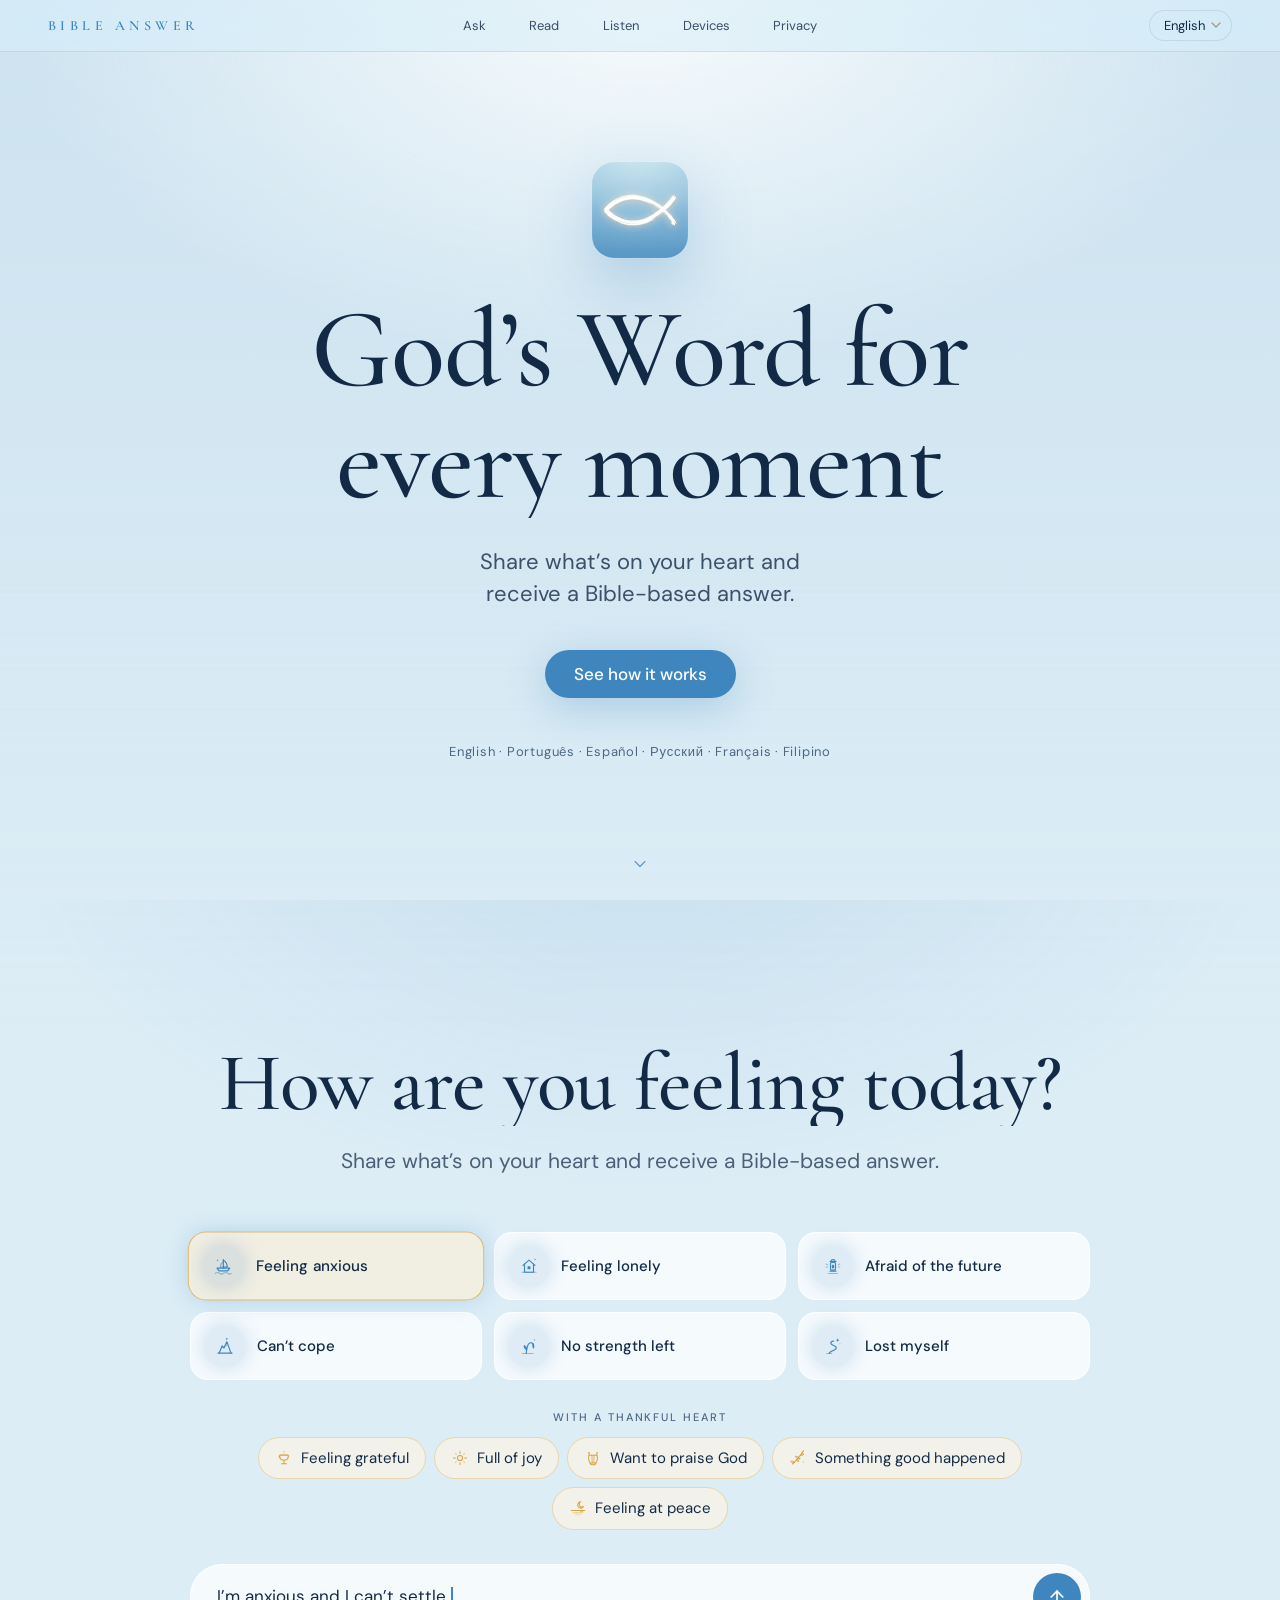
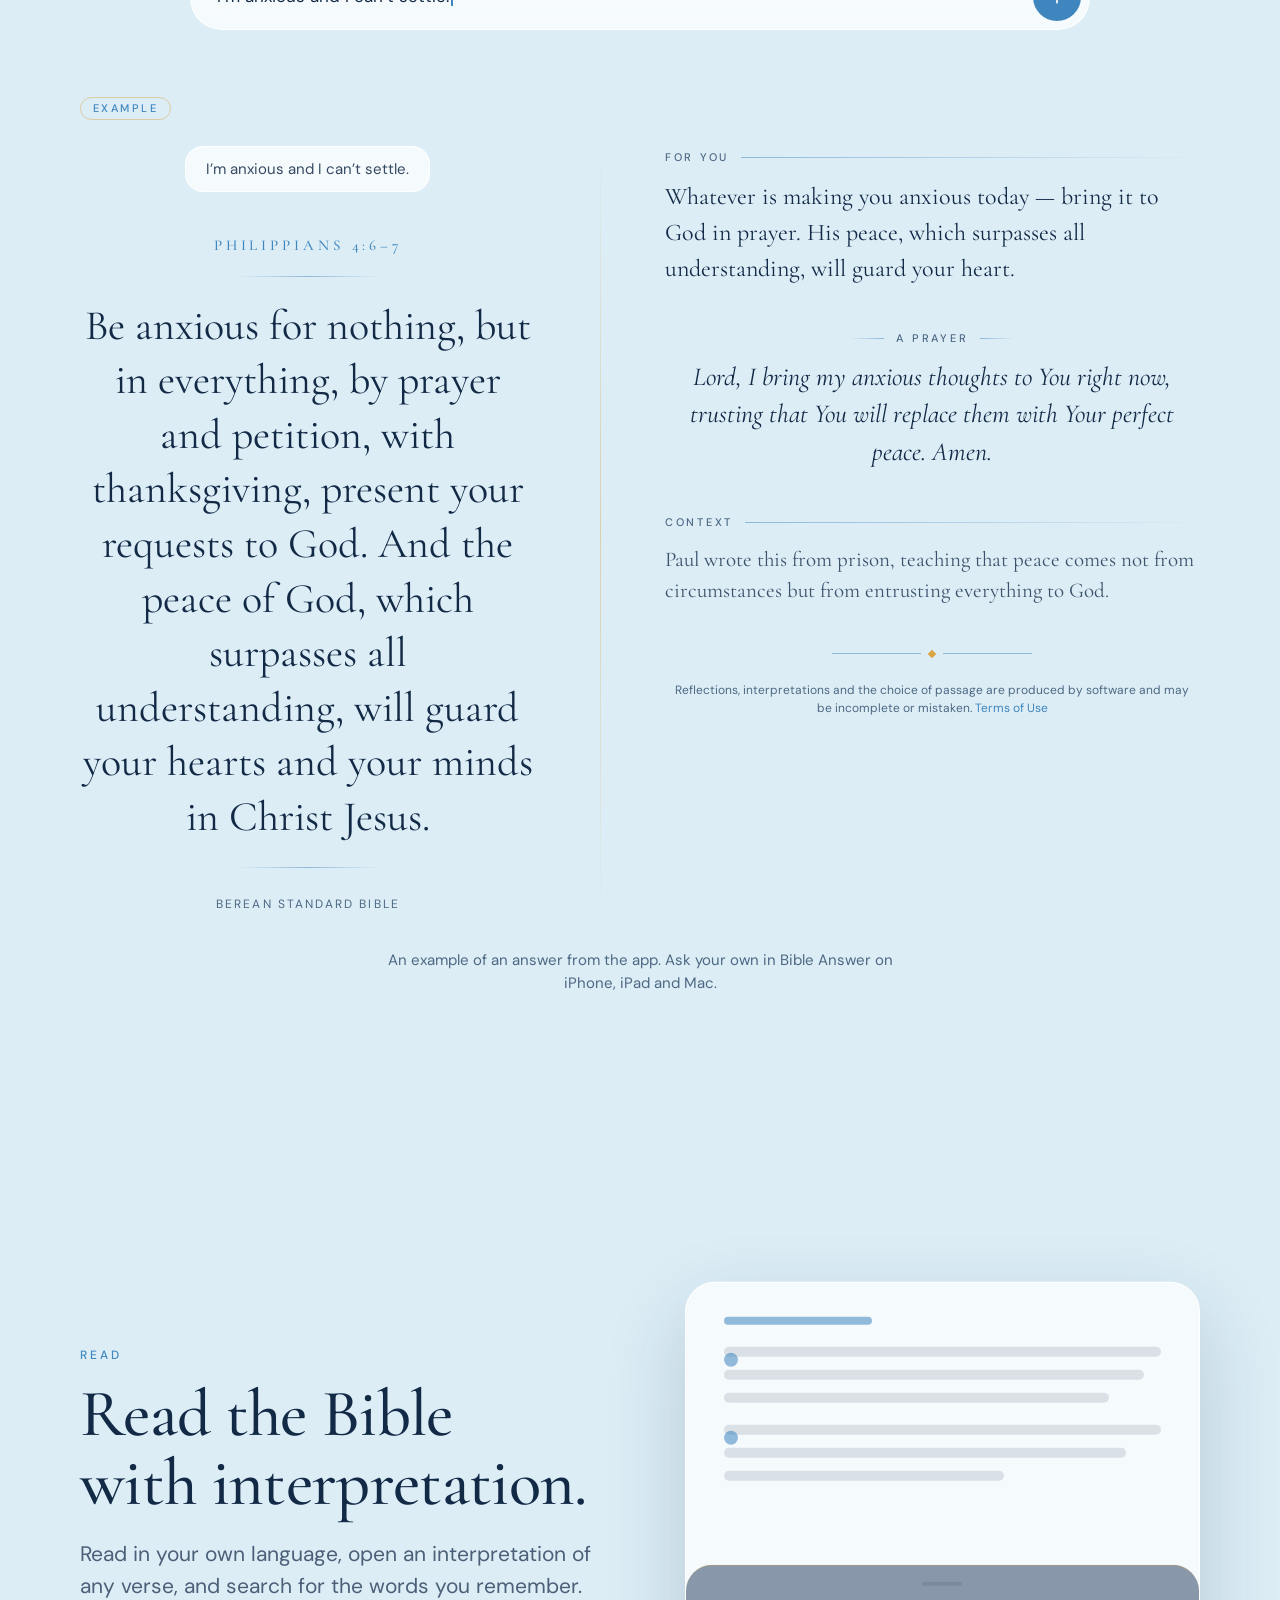
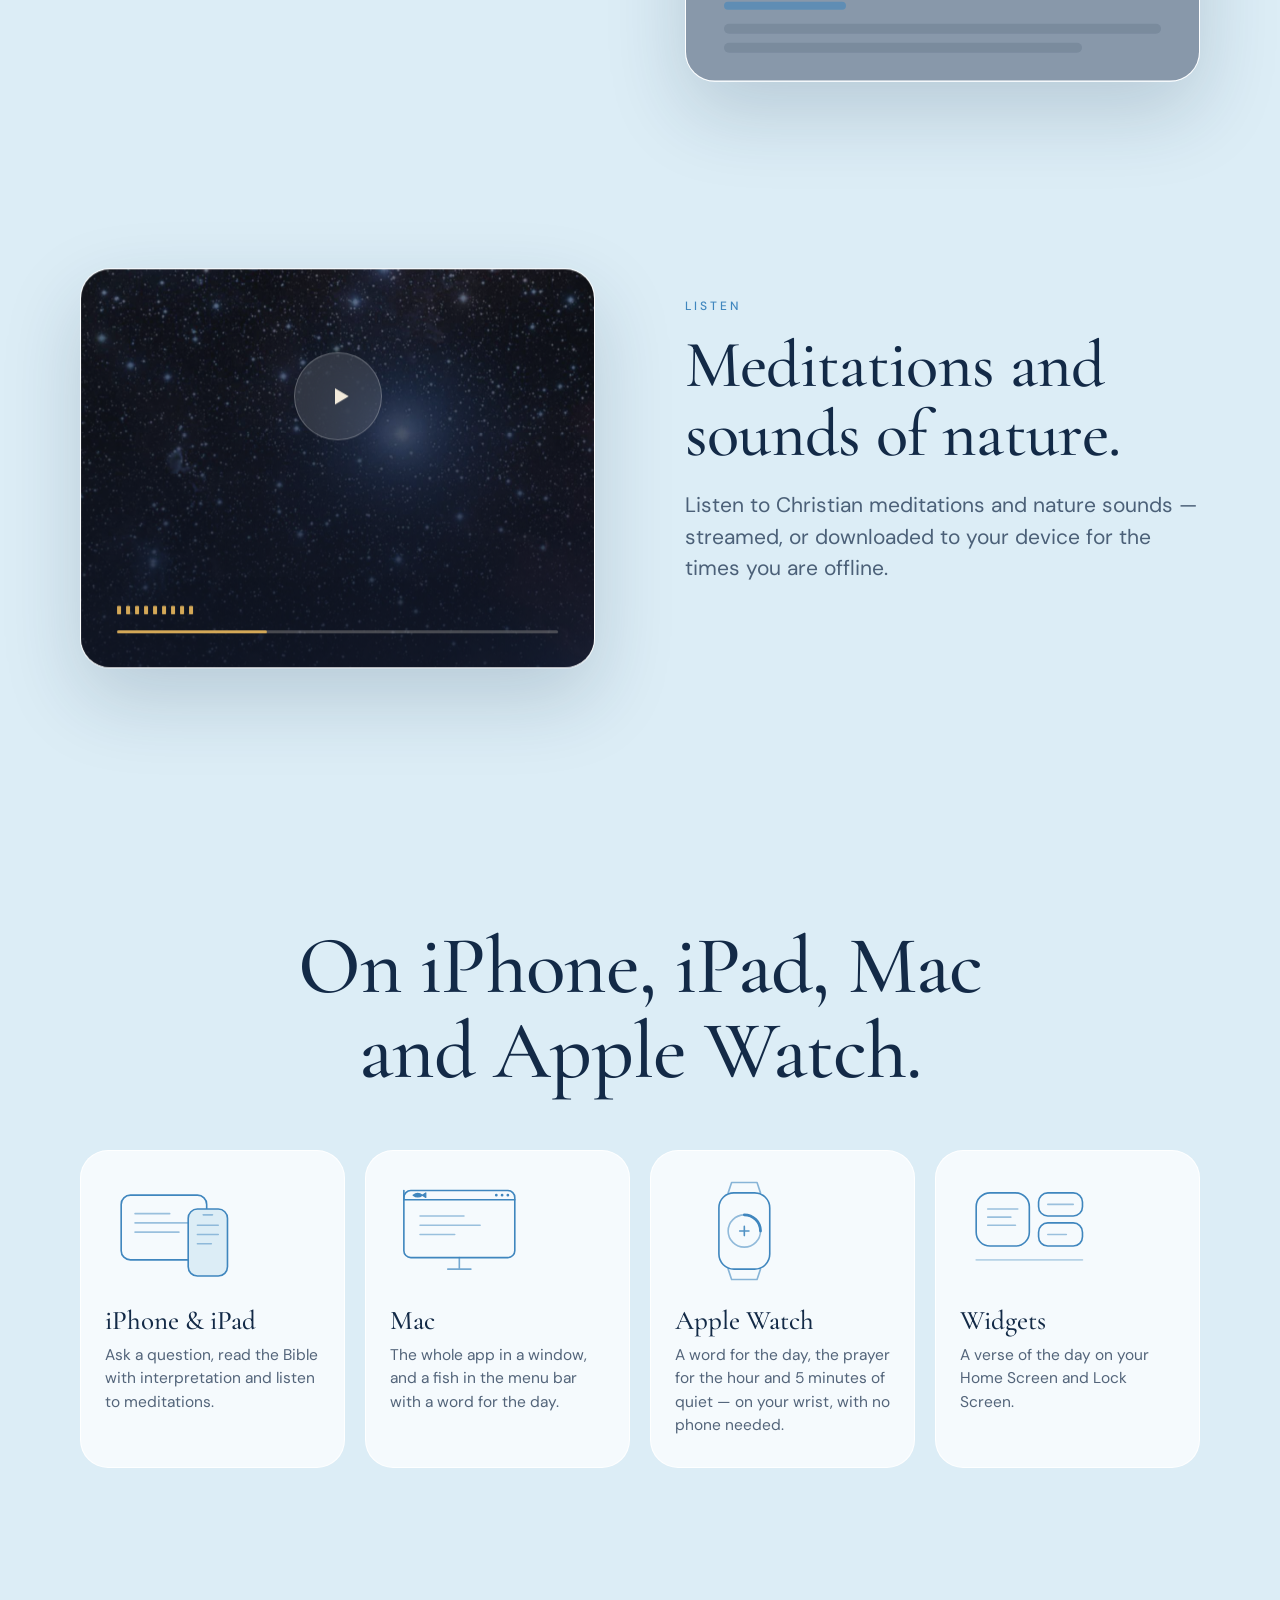
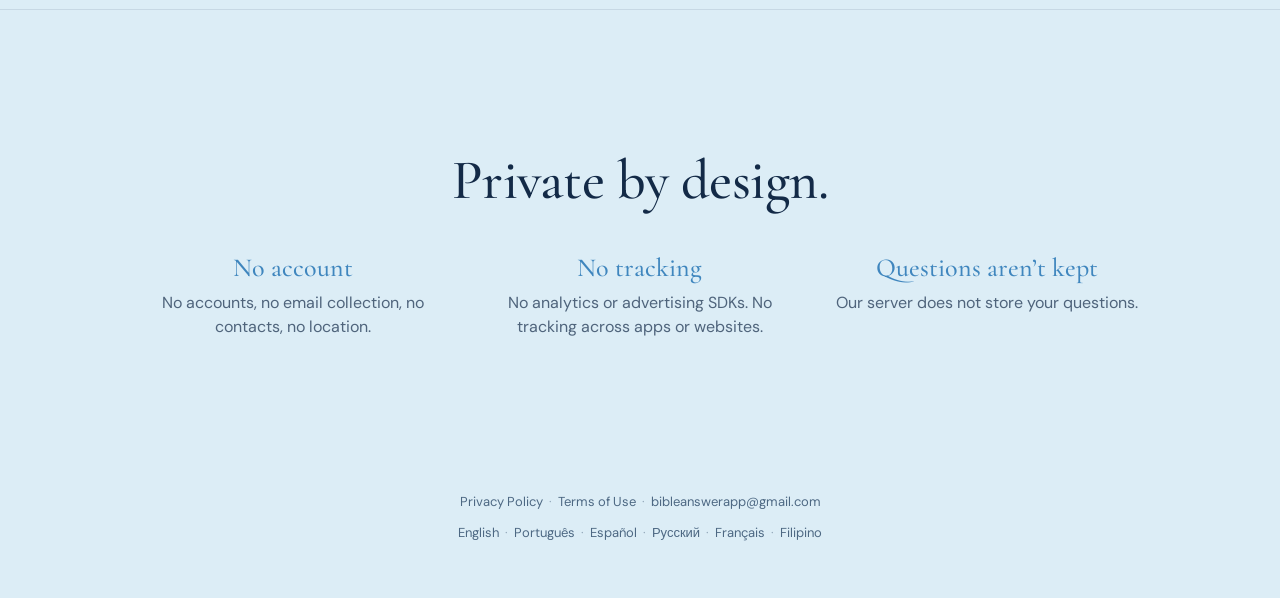
<file: bible-answer/index.html>
<!doctype html>
<html lang="en">
<head>
<meta charset="utf-8">
<meta name="viewport" content="width=device-width,initial-scale=1,viewport-fit=cover">
<meta http-equiv="Content-Security-Policy" content="default-src 'none'; script-src 'self' 'sha256-Du+OJKJSbdUgz5nrHeWWINvez6XKDDU/tyj/5c2uvwo='; style-src 'self' 'unsafe-inline'; img-src 'self' data:; font-src 'self'; connect-src 'none'; base-uri 'none'; form-action 'none'">
<title>Bible Answer — Bible verses for how you feel</title>
<meta name="description" content="Tell Bible Answer how you feel and receive a Bible verse, a short reflection and a prayer. For iPhone, iPad, Mac and Apple Watch, in six languages.">
<meta name="robots" content="index,follow,max-image-preview:large">
<link rel="canonical" href="https://artypeace.github.io/bible-answer/">
<link rel="alternate" hreflang="en" href="https://artypeace.github.io/bible-answer/">
<link rel="alternate" hreflang="pt-BR" href="https://artypeace.github.io/bible-answer/pt/">
<link rel="alternate" hreflang="es" href="https://artypeace.github.io/bible-answer/es/">
<link rel="alternate" hreflang="ru" href="https://artypeace.github.io/bible-answer/ru/">
<link rel="alternate" hreflang="fr" href="https://artypeace.github.io/bible-answer/fr/">
<link rel="alternate" hreflang="fil" href="https://artypeace.github.io/bible-answer/fil/">
<link rel="alternate" hreflang="x-default" href="https://artypeace.github.io/bible-answer/">
<meta name="color-scheme" content="dark light">
<meta name="theme-color" content="#0F1628">
<meta property="og:type" content="website">
<meta property="og:site_name" content="Bible Answer">
<meta property="og:title" content="Bible Answer — Bible verses for how you feel">
<meta property="og:description" content="Tell Bible Answer how you feel and receive a Bible verse, a short reflection and a prayer. For iPhone, iPad, Mac and Apple Watch, in six languages.">
<meta property="og:url" content="https://artypeace.github.io/bible-answer/">
<meta property="og:image" content="https://artypeace.github.io/bible-answer/assets/og.jpg">
<meta property="og:image:width" content="1200">
<meta property="og:image:height" content="630">
<meta property="og:image:alt" content="Bible Answer">
<meta property="og:locale" content="en_US">
<meta property="og:locale:alternate" content="pt_BR">
<meta property="og:locale:alternate" content="es_ES">
<meta property="og:locale:alternate" content="ru_RU">
<meta property="og:locale:alternate" content="fr_FR">
<meta property="og:locale:alternate" content="fil_PH">
<meta name="twitter:card" content="summary_large_image">
<meta name="twitter:title" content="Bible Answer — Bible verses for how you feel">
<meta name="twitter:description" content="Tell Bible Answer how you feel and receive a Bible verse, a short reflection and a prayer. For iPhone, iPad, Mac and Apple Watch, in six languages.">
<meta name="twitter:image" content="https://artypeace.github.io/bible-answer/assets/og.jpg">
<link rel="icon" type="image/png" sizes="32x32" href="assets/favicon-32.png">
<link rel="apple-touch-icon" href="assets/apple-touch-icon.png">
<link rel="preload" href="fonts/cormorant-garamond.woff2" as="font" type="font/woff2" crossorigin>
<link rel="stylesheet" href="site.css">
<script>document.documentElement.classList.add('js')</script>
<script type="application/ld+json">
{
 "@context": "https://schema.org",
 "@graph": [
  {
   "@type": "WebSite",
   "@id": "https://artypeace.github.io/bible-answer/#site",
   "name": "Bible Answer",
   "url": "https://artypeace.github.io/bible-answer/",
   "inLanguage": [
    "en",
    "pt-BR",
    "es",
    "ru",
    "fr",
    "fil"
   ]
  },
  {
   "@type": "MobileApplication",
   "@id": "https://artypeace.github.io/bible-answer/#app",
   "name": "Bible Answer",
   "description": "Tell Bible Answer how you feel and receive a Bible verse, a short reflection and a prayer. For iPhone, iPad, Mac and Apple Watch, in six languages.",
   "applicationCategory": "LifestyleApplication",
   "operatingSystem": "iOS, iPadOS, macOS, watchOS",
   "inLanguage": [
    "en",
    "pt-BR",
    "es",
    "ru",
    "fr",
    "fil"
   ],
   "url": "https://artypeace.github.io/bible-answer/",
   "image": "https://artypeace.github.io/bible-answer/assets/og.jpg"
  }
 ]
}
</script>
</head>
<body>
<a class="skip" href="#main">Skip to content</a>
<div class="sky" aria-hidden="true"><div class="sky__img"></div><div class="stars" id="stars"></div><div class="sky__veil"></div></div>

<header class="nav">
  <div class="nav__in">
    <a class="mark" href="./">Bible Answer</a>
    <nav class="nav__links" aria-label="Bible Answer">
      <a href="#ask">Ask</a>
      <a href="#read">Read</a>
      <a href="#listen">Listen</a>
      <a href="#devices">Devices</a>
      <a href="#private">Privacy</a>
    </nav>
    <div class="nav__tools">
      <details class="langmenu"><summary aria-label="Language">English</summary><ul><li><a href="./" lang="en" hreflang="en" aria-current="true">English</a></li><li><a href="pt/" lang="pt-BR" hreflang="pt-BR">Português</a></li><li><a href="es/" lang="es" hreflang="es">Español</a></li><li><a href="ru/" lang="ru" hreflang="ru">Русский</a></li><li><a href="fr/" lang="fr" hreflang="fr">Français</a></li><li><a href="fil/" lang="fil" hreflang="fil">Filipino</a></li></ul></details>
      
    </div>
  </div>
</header>

<main id="main">
  <section class="hero" aria-labelledby="h-hero">
    <div class="hero__in" id="heroIn">
      <img class="hero__icon rise" style="--i:0" src="assets/icon.png" width="96" height="96" alt="Bible Answer">
      <h1 id="h-hero" class="rise" style="--i:1">God’s Word for every moment</h1>
      <p class="hero__sub rise" style="--i:2">Share what’s on your heart and receive a Bible-based answer.</p>
      <div class="hero__cta rise" style="--i:3">
        
        <a class="btn btn--gold" href="#ask">See how it works</a>
      </div>
      <p class="hero__langs rise" style="--i:4"><a href="./" lang="en" hreflang="en">English</a> · <a href="pt/" lang="pt-BR" hreflang="pt-BR">Português</a> · <a href="es/" lang="es" hreflang="es">Español</a> · <a href="ru/" lang="ru" hreflang="ru">Русский</a> · <a href="fr/" lang="fr" hreflang="fr">Français</a> · <a href="fil/" lang="fil" hreflang="fil">Filipino</a></p>
    </div>
    <svg class="hero__hint ico" viewBox="0 0 24 24" aria-hidden="true"><path d="M6 9l6 6 6-6"/></svg>
  </section>

  <section class="section ask" id="ask" aria-labelledby="h-ask">
    <div class="wrap">
      <h2 id="h-ask" class="reveal">How are you feeling today?</h2>
      <p class="lede reveal" style="--d:.1s">Share what’s on your heart and receive a Bible-based answer.</p>
      <div class="demo reveal" style="--d:.15s" data-demo>
        <div class="demo__ask" aria-hidden="true">
          <div class="feelings"><div class="chip-lg first"><span class="disc"><svg class="ico" viewBox="0 0 24 24" aria-hidden="true"><use href="assets/feelings.svg#feel-anxious"></use></svg></span><span>Feeling anxious</span></div><div class="chip-lg"><span class="disc"><svg class="ico" viewBox="0 0 24 24" aria-hidden="true"><use href="assets/feelings.svg#feel-lonely"></use></svg></span><span>Feeling lonely</span></div><div class="chip-lg"><span class="disc"><svg class="ico" viewBox="0 0 24 24" aria-hidden="true"><use href="assets/feelings.svg#feel-future"></use></svg></span><span>Afraid of the future</span></div><div class="chip-lg"><span class="disc"><svg class="ico" viewBox="0 0 24 24" aria-hidden="true"><use href="assets/feelings.svg#feel-overwhelmed"></use></svg></span><span>Can’t cope</span></div><div class="chip-lg"><span class="disc"><svg class="ico" viewBox="0 0 24 24" aria-hidden="true"><use href="assets/feelings.svg#feel-exhausted"></use></svg></span><span>No strength left</span></div><div class="chip-lg"><span class="disc"><svg class="ico" viewBox="0 0 24 24" aria-hidden="true"><use href="assets/feelings.svg#feel-lost"></use></svg></span><span>Lost myself</span></div></div>
          <div class="good">With a thankful heart</div>
          <div class="pills"><span class="pill pill--warm"><svg class="ico" viewBox="0 0 24 24" aria-hidden="true"><use href="assets/feelings.svg#feel-gratitude"></use></svg><span>Feeling grateful</span></span><span class="pill pill--warm"><svg class="ico" viewBox="0 0 24 24" aria-hidden="true"><use href="assets/feelings.svg#feel-joy"></use></svg><span>Full of joy</span></span><span class="pill pill--warm"><svg class="ico" viewBox="0 0 24 24" aria-hidden="true"><use href="assets/feelings.svg#feel-praise"></use></svg><span>Want to praise God</span></span><span class="pill pill--warm"><svg class="ico" viewBox="0 0 24 24" aria-hidden="true"><use href="assets/feelings.svg#feel-goodnews"></use></svg><span>Something good happened</span></span><span class="pill pill--warm"><svg class="ico" viewBox="0 0 24 24" aria-hidden="true"><use href="assets/feelings.svg#feel-peace"></use></svg><span>Feeling at peace</span></span></div>
          <div class="composer demo__composer"><span class="demo__input"><span class="typed" style="--n:31">I’m anxious and I can’t settle.</span><span class="caret"></span></span><span class="send"><svg class="ico" viewBox="0 0 24 24"><path d="M12 19V5"/><path d="M5 12l7-7 7 7"/></svg></span></div>
        </div>
        <article class="answer demo__answer" aria-label="Example: Philippians 4:6–7">
        <p class="tag">Example</p>
        <div class="spread">
          <div class="verse-page">
            <div class="q part" style="--i:0">I’m anxious and I can’t settle.</div>
            <p class="ref part" style="--i:1">Philippians 4:6–7</p>
            <hr class="hair part" style="--i:2">
            <blockquote class="verse part" style="--i:3">Be anxious for nothing, but in everything, by prayer and petition, with thanksgiving, present your requests to God. And the peace of God, which surpasses all understanding, will guard your hearts and your minds in Christ Jesus.</blockquote>
            <hr class="hair part" style="--i:4">
            <div class="credit part" style="--i:5">Berean Standard Bible</div>
          </div>
          <div class="gutter"></div>
          <div class="reading">
            <div class="block part" style="--i:6"><div class="head"><h3 class="label">For You</h3><i></i></div><p class="body">Whatever is making you anxious today — bring it to God in prayer. His peace, which surpasses all understanding, will guard your heart.</p></div>
            <div class="prayer part" style="--i:7"><div class="head"><i></i><h3 class="label">A Prayer</h3><i></i></div><p>Lord, I bring my anxious thoughts to You right now, trusting that You will replace them with Your perfect peace. Amen.</p></div>
            <div class="block part" style="--i:8"><div class="head"><h3 class="label">Context</h3><i></i></div><p class="body body--quiet">Paul wrote this from prison, teaching that peace comes not from circumstances but from entrusting everything to God.</p></div>
            <div class="diamond part" style="--i:9"><i></i><b></b><i></i></div>
            <p class="fine part" style="--i:10">Reflections, interpretations and the choice of passage are produced by software and may be incomplete or mistaken. <a href="terms#en">Terms of Use</a></p>
          </div>
        </div>
      </article>
      </div>
      <p class="demo__note reveal">An example of an answer from the app. Ask your own in Bible Answer on iPhone, iPad and Mac.</p>
      
    </div>
  </section>

  <section class="section" id="read" aria-labelledby="h-read">
    <div class="wrap">
      <div class="feature">
        <div class="feature__text reveal">
          <div class="eyebrow">Read</div>
          <h2 id="h-read">Read the Bible with interpretation.</h2>
          <p>Read in your own language, open an interpretation of any verse, and search for the words you remember.</p>
        </div>
        <div class="reveal" style="--d:.15s">
          <div class="card reader" data-parallax aria-hidden="true">
            <span class="skl skl--head"></span>
            <span class="skl"><b></b></span><span class="skl" style="width:96%"></span><span class="skl" style="width:88%"></span>
            <span class="skl" style="margin-top:22px"><b></b></span><span class="skl" style="width:92%"></span><span class="skl" style="width:64%"></span>
            <div class="sheet"><span class="skl skl--head" style="width:28%;margin-bottom:14px"></span><span class="skl" style="margin-top:9px"></span><span class="skl" style="width:82%;margin-top:9px"></span></div>
          </div>
        </div>
      </div>

      <div class="feature feature--flip" id="listen">
        <div class="feature__text reveal">
          <div class="eyebrow">Listen</div>
          <h2>Meditations and sounds of nature.</h2>
          <p>Listen to Christian meditations and nature sounds — streamed, or downloaded to your device for the times you are offline.</p>
        </div>
        <div class="reveal" style="--d:.15s">
          <div class="card player" data-parallax aria-hidden="true">
            <div class="player__img"></div><div class="player__veil"></div>
            <div class="play"><svg viewBox="0 0 24 24"><path d="M8 5.5v13l11-6.5z"/></svg></div>
            <div class="eq"><i></i><i></i><i></i><i></i><i></i><i></i><i></i><i></i><i></i></div>
            <div class="bar"><i></i></div>
          </div>
        </div>
      </div>
    </div>
  </section>

  <section class="section platforms" id="devices" aria-labelledby="h-devices">
    <div class="wrap">
      <h2 id="h-devices" class="reveal">On iPhone, iPad, Mac and Apple Watch.</h2>
      <div class="device-grid"><article class="device reveal" style="--d:0s"><div class="device__art" aria-hidden="true"><svg viewBox="0 0 120 90" fill="none" stroke="currentColor" stroke-width="1.4" stroke-linecap="round" stroke-linejoin="round"><rect x="14" y="14" width="74" height="56" rx="8"/><path d="M26 30h30M26 38h46M26 46h38" opacity=".5"/><rect x="72" y="26" width="34" height="58" rx="8" fill="var(--bg)"/><path d="M80 40h18M80 48h18M80 56h12" opacity=".5"/><path d="M85 31h8" opacity=".5"/></svg></div><h3>iPhone &amp; iPad</h3><p>Ask a question, read the Bible with interpretation and listen to meditations.</p></article><article class="device reveal" style="--d:0.1s"><div class="device__art" aria-hidden="true"><svg viewBox="0 0 120 90" fill="none" stroke="currentColor" stroke-width="1.4" stroke-linecap="round" stroke-linejoin="round"><rect x="12" y="10" width="96" height="58" rx="6"/><path d="M12 18h96M12 10v8"/><path d="M92 14h.01M97 14h.01M102 14h.01" stroke-width="2.4"/><path d="M26 32h38M26 40h52M26 48h30" opacity=".5"/><path d="M50 78h20M60 68v10" opacity=".7"/><path d="M20 14q4-3 8 0q-4 3-8 0zM28 14l3-2v4z" fill="currentColor" stroke-width="1"/></svg></div><h3>Mac</h3><p>The whole app in a window, and a fish in the menu bar with a word for the day.</p></article><article class="device reveal" style="--d:0.2s"><div class="device__art" aria-hidden="true"><svg viewBox="0 0 120 90" fill="none" stroke="currentColor" stroke-width="1.4" stroke-linecap="round" stroke-linejoin="round"><rect x="38" y="12" width="44" height="66" rx="13"/><path d="M46 12l3-9h22l3 9M46 78l3 9h22l3-9" opacity=".6"/><circle cx="60" cy="45" r="14" opacity=".55"/><path d="M60 31a14 14 0 0 1 14 14" stroke-width="2.4"/><path d="M56 45h8M60 41v8" opacity=".9"/></svg></div><h3>Apple Watch</h3><p>A word for the day, the prayer for the hour and 5 minutes of quiet — on your wrist, with no phone needed.</p></article><article class="device reveal" style="--d:0.3s"><div class="device__art" aria-hidden="true"><svg viewBox="0 0 120 90" fill="none" stroke="currentColor" stroke-width="1.4" stroke-linecap="round" stroke-linejoin="round"><rect x="14" y="12" width="46" height="46" rx="12"/><path d="M24 26h26M24 33h20M24 40h24" opacity=".5"/><rect x="68" y="12" width="38" height="20" rx="8"/><path d="M76 22h22" opacity=".5"/><rect x="68" y="38" width="38" height="20" rx="8"/><path d="M76 48h16" opacity=".5"/><path d="M14 70h92" opacity=".35"/></svg></div><h3>Widgets</h3><p>A verse of the day on your Home Screen and Lock Screen.</p></article></div>
    </div>
  </section>

  <section class="section privacy" id="private" aria-labelledby="h-priv">
    <div class="wrap">
      <h2 id="h-priv" class="reveal">Private by design.</h2>
      <div class="trio">
        <div class="reveal"><h3>No account</h3><p>No accounts, no email collection, no contacts, no location.</p></div>
        <div class="reveal" style="--d:.12s"><h3>No tracking</h3><p>No analytics or advertising SDKs. No tracking across apps or websites.</p></div>
        <div class="reveal" style="--d:.24s"><h3>Questions aren’t kept</h3><p>Our server does not store your questions.</p></div>
      </div>
    </div>
  </section>
</main>

<footer class="foot">
  <p><a href="privacy#en">Privacy Policy</a><span class="dot">·</span><a href="terms#en">Terms of Use</a><span class="dot">·</span><a href="mailto:bibleanswerapp@gmail.com">bibleanswerapp@gmail.com</a></p>
  <p><a href="./" lang="en" hreflang="en">English</a><span class="dot">·</span><a href="pt/" lang="pt-BR" hreflang="pt-BR">Português</a><span class="dot">·</span><a href="es/" lang="es" hreflang="es">Español</a><span class="dot">·</span><a href="ru/" lang="ru" hreflang="ru">Русский</a><span class="dot">·</span><a href="fr/" lang="fr" hreflang="fr">Français</a><span class="dot">·</span><a href="fil/" lang="fil" hreflang="fil">Filipino</a></p>
</footer>
<script src="app.js" defer></script>
</body>
</html>
</file>
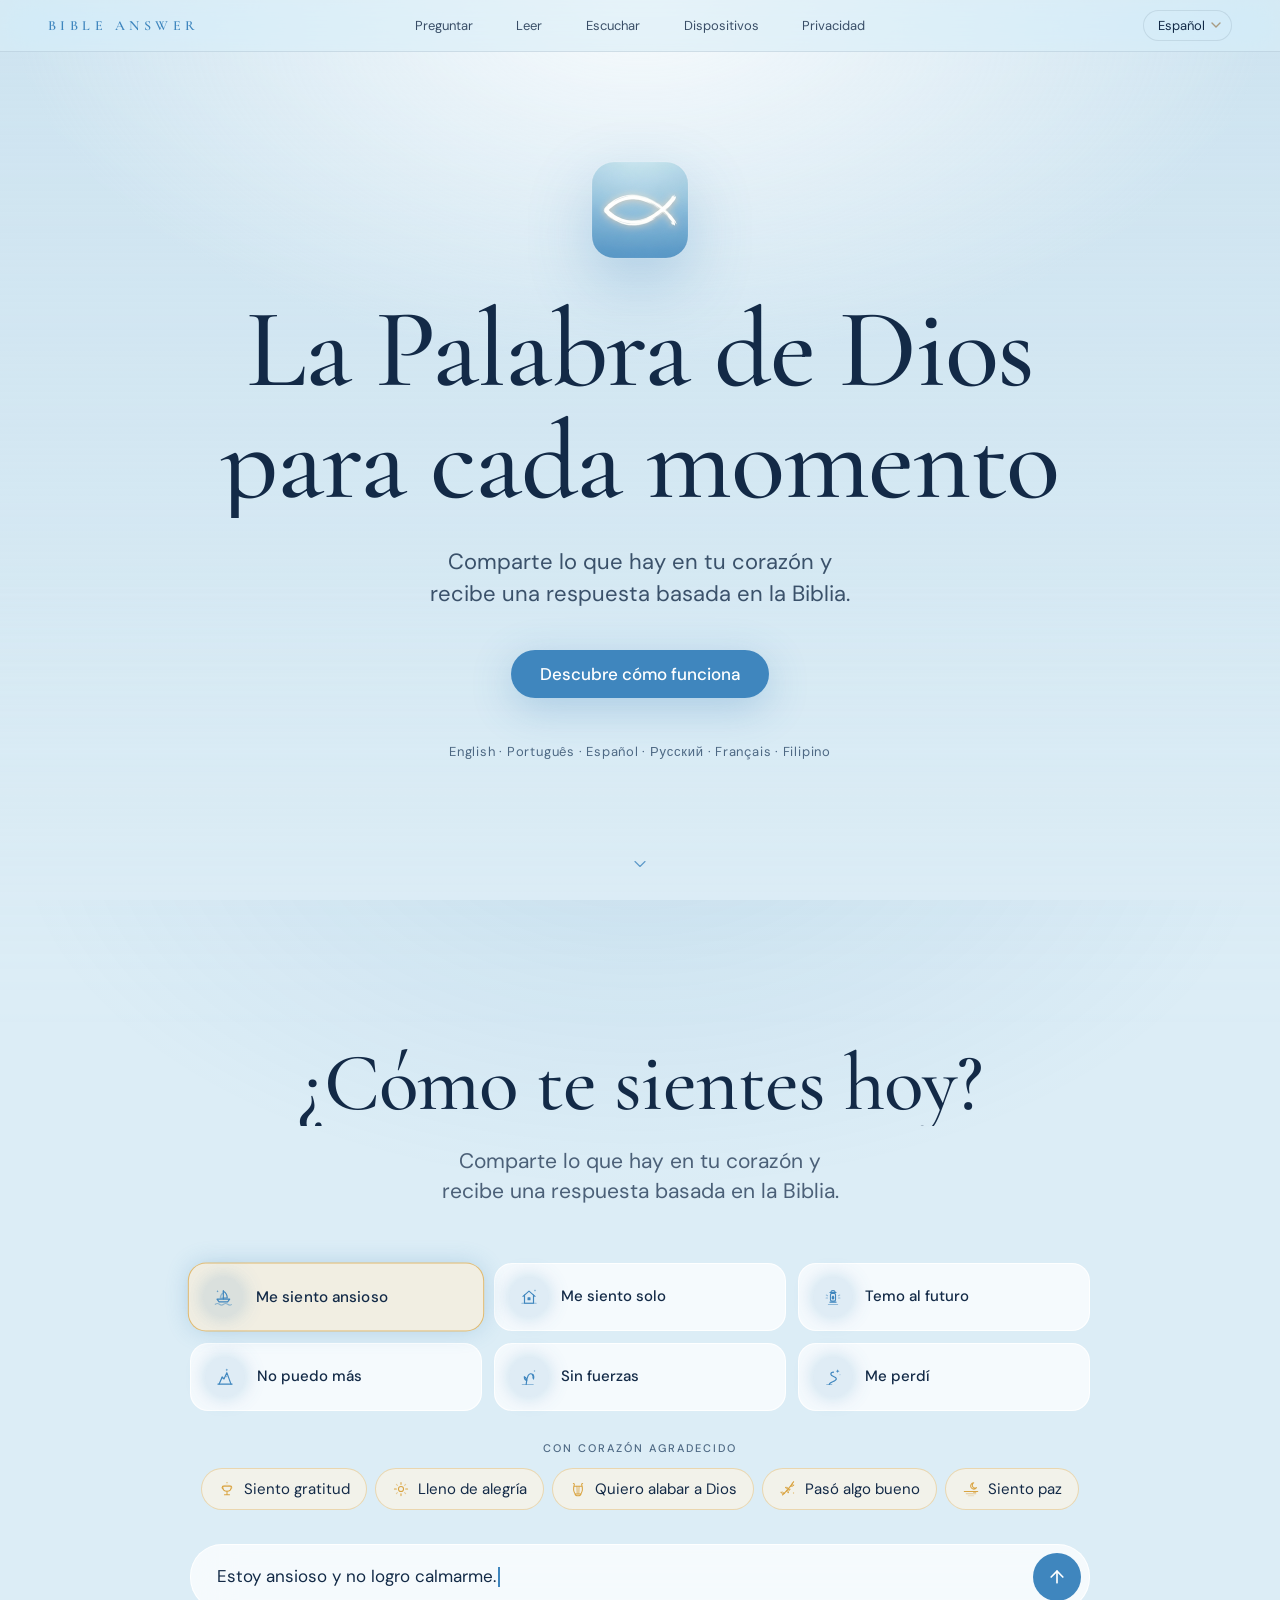
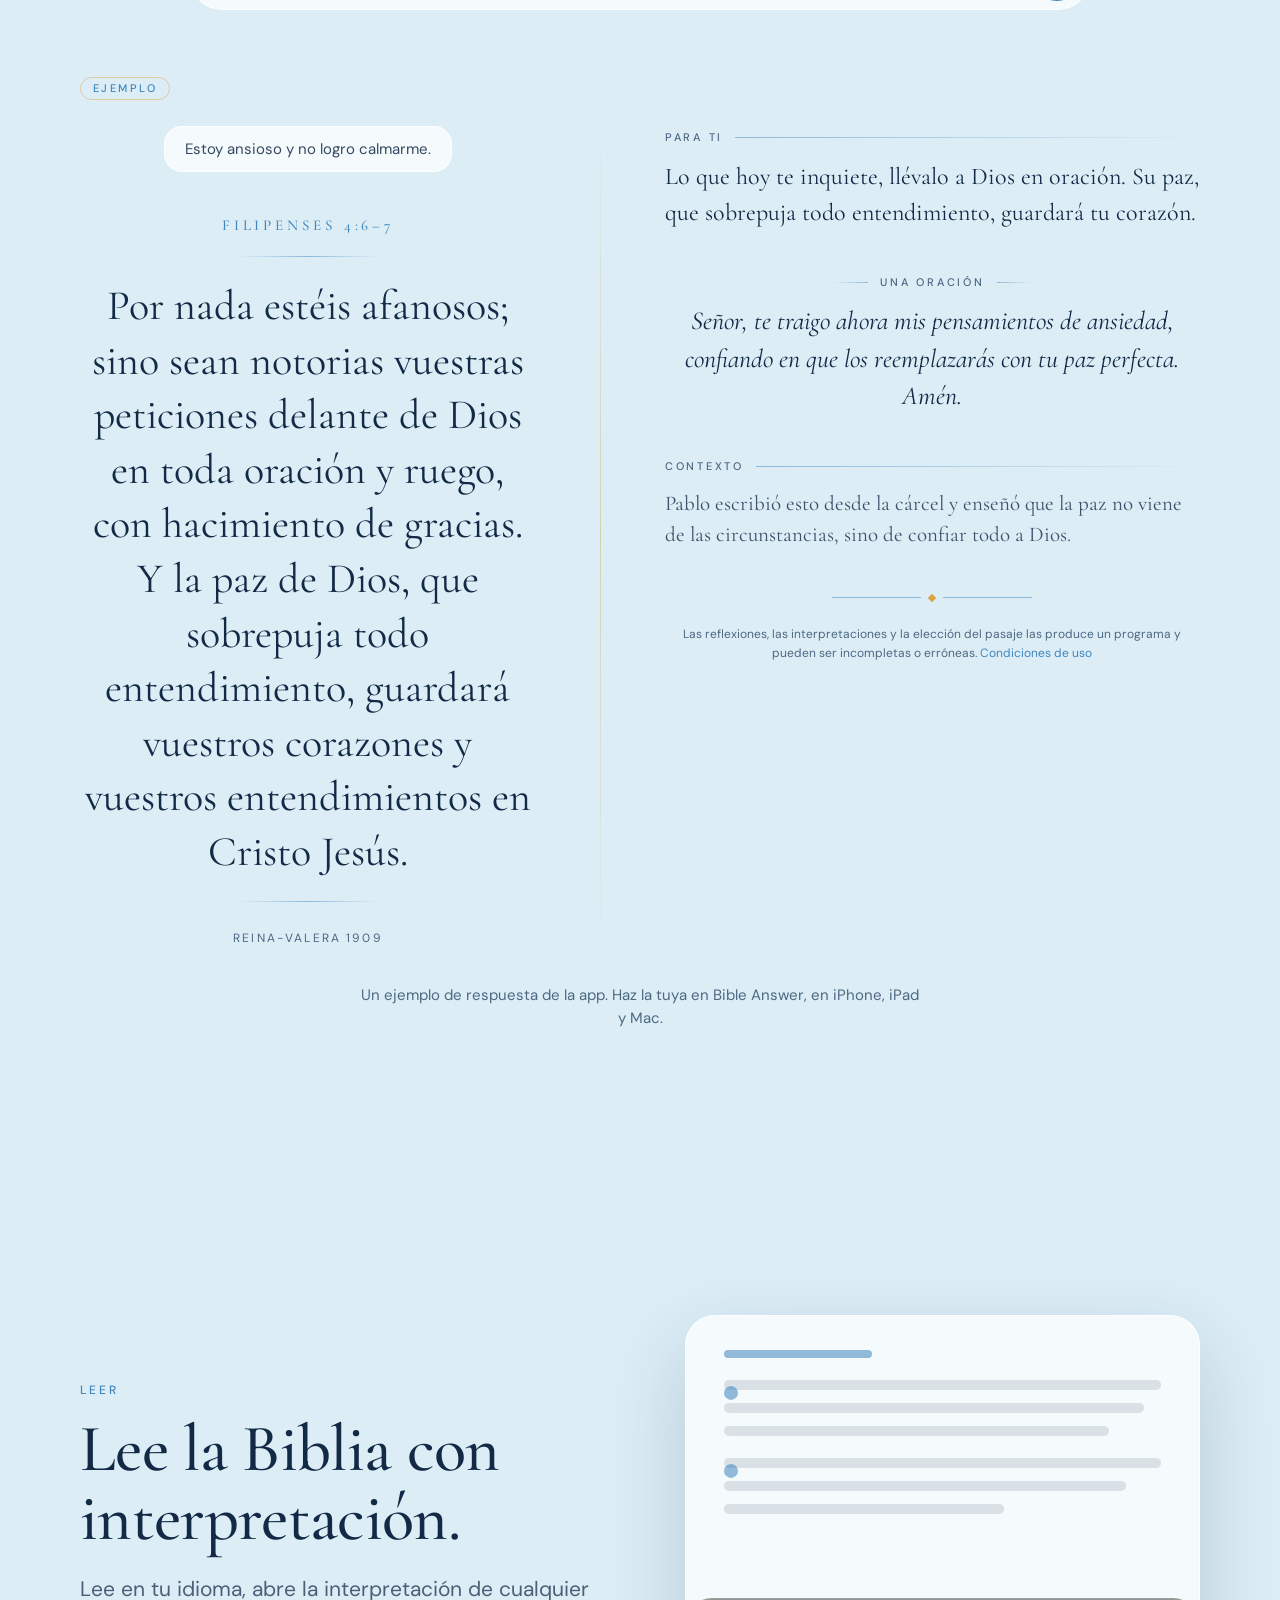
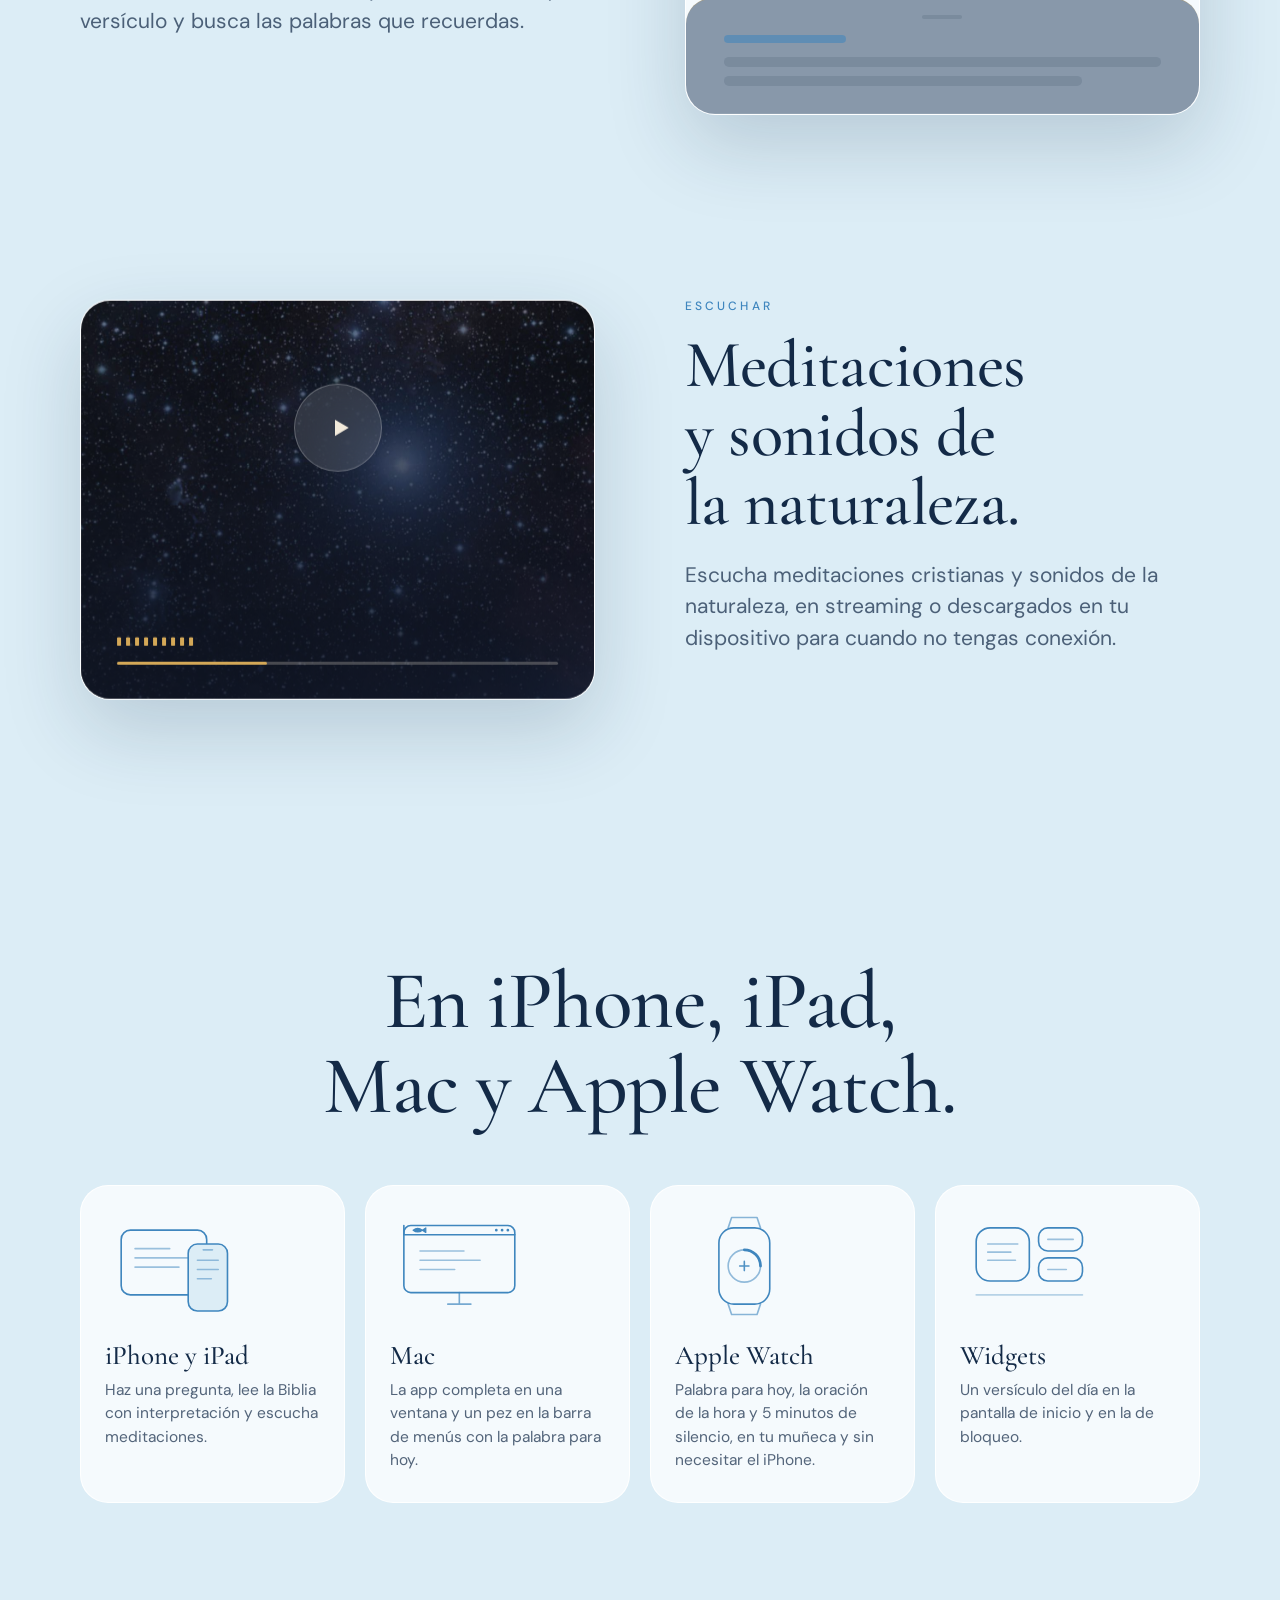
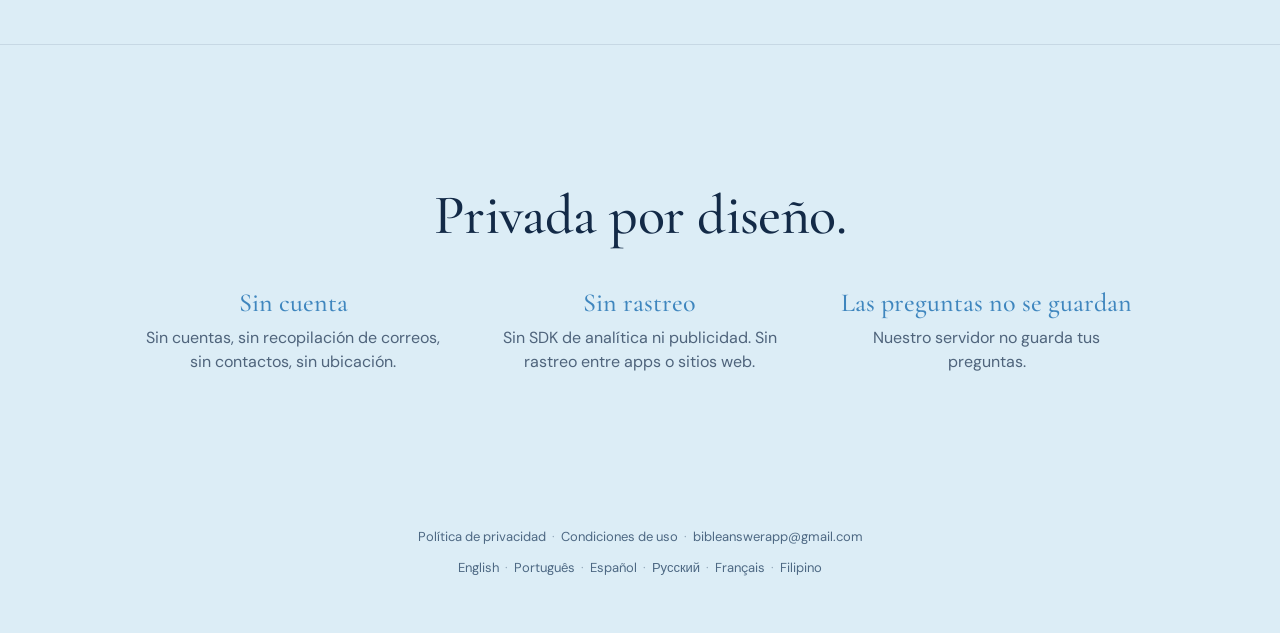
<file: bible-answer/es/index.html>
<!doctype html>
<html lang="es">
<head>
<meta charset="utf-8">
<meta name="viewport" content="width=device-width,initial-scale=1,viewport-fit=cover">
<meta http-equiv="Content-Security-Policy" content="default-src 'none'; script-src 'self' 'sha256-Du+OJKJSbdUgz5nrHeWWINvez6XKDDU/tyj/5c2uvwo='; style-src 'self' 'unsafe-inline'; img-src 'self' data:; font-src 'self'; connect-src 'none'; base-uri 'none'; form-action 'none'">
<title>Bible Answer — Versículos para lo que sientes</title>
<meta name="description" content="Cuéntale a Bible Answer cómo te sientes y recibe un versículo, una reflexión y una oración. Para iPhone, iPad, Mac y Apple Watch, en seis idiomas.">
<meta name="robots" content="index,follow,max-image-preview:large">
<link rel="canonical" href="https://artypeace.github.io/bible-answer/es/">
<link rel="alternate" hreflang="en" href="https://artypeace.github.io/bible-answer/">
<link rel="alternate" hreflang="pt-BR" href="https://artypeace.github.io/bible-answer/pt/">
<link rel="alternate" hreflang="es" href="https://artypeace.github.io/bible-answer/es/">
<link rel="alternate" hreflang="ru" href="https://artypeace.github.io/bible-answer/ru/">
<link rel="alternate" hreflang="fr" href="https://artypeace.github.io/bible-answer/fr/">
<link rel="alternate" hreflang="fil" href="https://artypeace.github.io/bible-answer/fil/">
<link rel="alternate" hreflang="x-default" href="https://artypeace.github.io/bible-answer/">
<meta name="color-scheme" content="dark light">
<meta name="theme-color" content="#0F1628">
<meta property="og:type" content="website">
<meta property="og:site_name" content="Bible Answer">
<meta property="og:title" content="Bible Answer — Versículos para lo que sientes">
<meta property="og:description" content="Cuéntale a Bible Answer cómo te sientes y recibe un versículo, una reflexión y una oración. Para iPhone, iPad, Mac y Apple Watch, en seis idiomas.">
<meta property="og:url" content="https://artypeace.github.io/bible-answer/es/">
<meta property="og:image" content="https://artypeace.github.io/bible-answer/assets/og.jpg">
<meta property="og:image:width" content="1200">
<meta property="og:image:height" content="630">
<meta property="og:image:alt" content="Bible Answer">
<meta property="og:locale" content="es_ES">
<meta property="og:locale:alternate" content="en_US">
<meta property="og:locale:alternate" content="pt_BR">
<meta property="og:locale:alternate" content="ru_RU">
<meta property="og:locale:alternate" content="fr_FR">
<meta property="og:locale:alternate" content="fil_PH">
<meta name="twitter:card" content="summary_large_image">
<meta name="twitter:title" content="Bible Answer — Versículos para lo que sientes">
<meta name="twitter:description" content="Cuéntale a Bible Answer cómo te sientes y recibe un versículo, una reflexión y una oración. Para iPhone, iPad, Mac y Apple Watch, en seis idiomas.">
<meta name="twitter:image" content="https://artypeace.github.io/bible-answer/assets/og.jpg">
<link rel="icon" type="image/png" sizes="32x32" href="../assets/favicon-32.png">
<link rel="apple-touch-icon" href="../assets/apple-touch-icon.png">
<link rel="preload" href="../fonts/cormorant-garamond.woff2" as="font" type="font/woff2" crossorigin>
<link rel="stylesheet" href="../site.css">
<script>document.documentElement.classList.add('js')</script>
<script type="application/ld+json">
{
 "@context": "https://schema.org",
 "@graph": [
  {
   "@type": "WebSite",
   "@id": "https://artypeace.github.io/bible-answer/#site",
   "name": "Bible Answer",
   "url": "https://artypeace.github.io/bible-answer/",
   "inLanguage": [
    "en",
    "pt-BR",
    "es",
    "ru",
    "fr",
    "fil"
   ]
  },
  {
   "@type": "MobileApplication",
   "@id": "https://artypeace.github.io/bible-answer/#app",
   "name": "Bible Answer",
   "description": "Cuéntale a Bible Answer cómo te sientes y recibe un versículo, una reflexión y una oración. Para iPhone, iPad, Mac y Apple Watch, en seis idiomas.",
   "applicationCategory": "LifestyleApplication",
   "operatingSystem": "iOS, iPadOS, macOS, watchOS",
   "inLanguage": [
    "en",
    "pt-BR",
    "es",
    "ru",
    "fr",
    "fil"
   ],
   "url": "https://artypeace.github.io/bible-answer/es/",
   "image": "https://artypeace.github.io/bible-answer/assets/og.jpg"
  }
 ]
}
</script>
</head>
<body>
<a class="skip" href="#main">Saltar al contenido</a>
<div class="sky" aria-hidden="true"><div class="sky__img"></div><div class="stars" id="stars"></div><div class="sky__veil"></div></div>

<header class="nav">
  <div class="nav__in">
    <a class="mark" href="../es/">Bible Answer</a>
    <nav class="nav__links" aria-label="Bible Answer">
      <a href="#ask">Preguntar</a>
      <a href="#read">Leer</a>
      <a href="#listen">Escuchar</a>
      <a href="#devices">Dispositivos</a>
      <a href="#private">Privacidad</a>
    </nav>
    <div class="nav__tools">
      <details class="langmenu"><summary aria-label="Idioma">Español</summary><ul><li><a href="../" lang="en" hreflang="en">English</a></li><li><a href="../pt/" lang="pt-BR" hreflang="pt-BR">Português</a></li><li><a href="../es/" lang="es" hreflang="es" aria-current="true">Español</a></li><li><a href="../ru/" lang="ru" hreflang="ru">Русский</a></li><li><a href="../fr/" lang="fr" hreflang="fr">Français</a></li><li><a href="../fil/" lang="fil" hreflang="fil">Filipino</a></li></ul></details>
      
    </div>
  </div>
</header>

<main id="main">
  <section class="hero" aria-labelledby="h-hero">
    <div class="hero__in" id="heroIn">
      <img class="hero__icon rise" style="--i:0" src="../assets/icon.png" width="96" height="96" alt="Bible Answer">
      <h1 id="h-hero" class="rise" style="--i:1">La Palabra de Dios para cada momento</h1>
      <p class="hero__sub rise" style="--i:2">Comparte lo que hay en tu corazón y recibe una respuesta basada en la Biblia.</p>
      <div class="hero__cta rise" style="--i:3">
        
        <a class="btn btn--gold" href="#ask">Descubre cómo funciona</a>
      </div>
      <p class="hero__langs rise" style="--i:4"><a href="../" lang="en" hreflang="en">English</a> · <a href="../pt/" lang="pt-BR" hreflang="pt-BR">Português</a> · <a href="../es/" lang="es" hreflang="es">Español</a> · <a href="../ru/" lang="ru" hreflang="ru">Русский</a> · <a href="../fr/" lang="fr" hreflang="fr">Français</a> · <a href="../fil/" lang="fil" hreflang="fil">Filipino</a></p>
    </div>
    <svg class="hero__hint ico" viewBox="0 0 24 24" aria-hidden="true"><path d="M6 9l6 6 6-6"/></svg>
  </section>

  <section class="section ask" id="ask" aria-labelledby="h-ask">
    <div class="wrap">
      <h2 id="h-ask" class="reveal">¿Cómo te sientes hoy?</h2>
      <p class="lede reveal" style="--d:.1s">Comparte lo que hay en tu corazón y recibe una respuesta basada en la Biblia.</p>
      <div class="demo reveal" style="--d:.15s" data-demo>
        <div class="demo__ask" aria-hidden="true">
          <div class="feelings"><div class="chip-lg first"><span class="disc"><svg class="ico" viewBox="0 0 24 24" aria-hidden="true"><use href="../assets/feelings.svg#feel-anxious"></use></svg></span><span>Me siento ansioso</span></div><div class="chip-lg"><span class="disc"><svg class="ico" viewBox="0 0 24 24" aria-hidden="true"><use href="../assets/feelings.svg#feel-lonely"></use></svg></span><span>Me siento solo</span></div><div class="chip-lg"><span class="disc"><svg class="ico" viewBox="0 0 24 24" aria-hidden="true"><use href="../assets/feelings.svg#feel-future"></use></svg></span><span>Temo al futuro</span></div><div class="chip-lg"><span class="disc"><svg class="ico" viewBox="0 0 24 24" aria-hidden="true"><use href="../assets/feelings.svg#feel-overwhelmed"></use></svg></span><span>No puedo más</span></div><div class="chip-lg"><span class="disc"><svg class="ico" viewBox="0 0 24 24" aria-hidden="true"><use href="../assets/feelings.svg#feel-exhausted"></use></svg></span><span>Sin fuerzas</span></div><div class="chip-lg"><span class="disc"><svg class="ico" viewBox="0 0 24 24" aria-hidden="true"><use href="../assets/feelings.svg#feel-lost"></use></svg></span><span>Me perdí</span></div></div>
          <div class="good">Con corazón agradecido</div>
          <div class="pills"><span class="pill pill--warm"><svg class="ico" viewBox="0 0 24 24" aria-hidden="true"><use href="../assets/feelings.svg#feel-gratitude"></use></svg><span>Siento gratitud</span></span><span class="pill pill--warm"><svg class="ico" viewBox="0 0 24 24" aria-hidden="true"><use href="../assets/feelings.svg#feel-joy"></use></svg><span>Lleno de alegría</span></span><span class="pill pill--warm"><svg class="ico" viewBox="0 0 24 24" aria-hidden="true"><use href="../assets/feelings.svg#feel-praise"></use></svg><span>Quiero alabar a Dios</span></span><span class="pill pill--warm"><svg class="ico" viewBox="0 0 24 24" aria-hidden="true"><use href="../assets/feelings.svg#feel-goodnews"></use></svg><span>Pasó algo bueno</span></span><span class="pill pill--warm"><svg class="ico" viewBox="0 0 24 24" aria-hidden="true"><use href="../assets/feelings.svg#feel-peace"></use></svg><span>Siento paz</span></span></div>
          <div class="composer demo__composer"><span class="demo__input"><span class="typed" style="--n:34">Estoy ansioso y no logro calmarme.</span><span class="caret"></span></span><span class="send"><svg class="ico" viewBox="0 0 24 24"><path d="M12 19V5"/><path d="M5 12l7-7 7 7"/></svg></span></div>
        </div>
        <article class="answer demo__answer" aria-label="Ejemplo: Filipenses 4:6–7">
        <p class="tag">Ejemplo</p>
        <div class="spread">
          <div class="verse-page">
            <div class="q part" style="--i:0">Estoy ansioso y no logro calmarme.</div>
            <p class="ref part" style="--i:1">Filipenses 4:6–7</p>
            <hr class="hair part" style="--i:2">
            <blockquote class="verse part" style="--i:3">Por nada estéis afanosos; sino sean notorias vuestras peticiones delante de Dios en toda oración y ruego, con hacimiento de gracias. Y la paz de Dios, que sobrepuja todo entendimiento, guardará vuestros corazones y vuestros entendimientos en Cristo Jesús.</blockquote>
            <hr class="hair part" style="--i:4">
            <div class="credit part" style="--i:5">Reina-Valera 1909</div>
          </div>
          <div class="gutter"></div>
          <div class="reading">
            <div class="block part" style="--i:6"><div class="head"><h3 class="label">Para ti</h3><i></i></div><p class="body">Lo que hoy te inquiete, llévalo a Dios en oración. Su paz, que sobrepuja todo entendimiento, guardará tu corazón.</p></div>
            <div class="prayer part" style="--i:7"><div class="head"><i></i><h3 class="label">Una Oración</h3><i></i></div><p>Señor, te traigo ahora mis pensamientos de ansiedad, confiando en que los reemplazarás con tu paz perfecta. Amén.</p></div>
            <div class="block part" style="--i:8"><div class="head"><h3 class="label">Contexto</h3><i></i></div><p class="body body--quiet">Pablo escribió esto desde la cárcel y enseñó que la paz no viene de las circunstancias, sino de confiar todo a Dios.</p></div>
            <div class="diamond part" style="--i:9"><i></i><b></b><i></i></div>
            <p class="fine part" style="--i:10">Las reflexiones, las interpretaciones y la elección del pasaje las produce un programa y pueden ser incompletas o erróneas. <a href="../terms#es">Condiciones de uso</a></p>
          </div>
        </div>
      </article>
      </div>
      <p class="demo__note reveal">Un ejemplo de respuesta de la app. Haz la tuya en Bible Answer, en iPhone, iPad y Mac.</p>
      
    </div>
  </section>

  <section class="section" id="read" aria-labelledby="h-read">
    <div class="wrap">
      <div class="feature">
        <div class="feature__text reveal">
          <div class="eyebrow">Leer</div>
          <h2 id="h-read">Lee la Biblia con interpretación.</h2>
          <p>Lee en tu idioma, abre la interpretación de cualquier versículo y busca las palabras que recuerdas.</p>
        </div>
        <div class="reveal" style="--d:.15s">
          <div class="card reader" data-parallax aria-hidden="true">
            <span class="skl skl--head"></span>
            <span class="skl"><b></b></span><span class="skl" style="width:96%"></span><span class="skl" style="width:88%"></span>
            <span class="skl" style="margin-top:22px"><b></b></span><span class="skl" style="width:92%"></span><span class="skl" style="width:64%"></span>
            <div class="sheet"><span class="skl skl--head" style="width:28%;margin-bottom:14px"></span><span class="skl" style="margin-top:9px"></span><span class="skl" style="width:82%;margin-top:9px"></span></div>
          </div>
        </div>
      </div>

      <div class="feature feature--flip" id="listen">
        <div class="feature__text reveal">
          <div class="eyebrow">Escuchar</div>
          <h2>Meditaciones y sonidos de la naturaleza.</h2>
          <p>Escucha meditaciones cristianas y sonidos de la naturaleza, en streaming o descargados en tu dispositivo para cuando no tengas conexión.</p>
        </div>
        <div class="reveal" style="--d:.15s">
          <div class="card player" data-parallax aria-hidden="true">
            <div class="player__img"></div><div class="player__veil"></div>
            <div class="play"><svg viewBox="0 0 24 24"><path d="M8 5.5v13l11-6.5z"/></svg></div>
            <div class="eq"><i></i><i></i><i></i><i></i><i></i><i></i><i></i><i></i><i></i></div>
            <div class="bar"><i></i></div>
          </div>
        </div>
      </div>
    </div>
  </section>

  <section class="section platforms" id="devices" aria-labelledby="h-devices">
    <div class="wrap">
      <h2 id="h-devices" class="reveal">En iPhone, iPad, Mac y Apple Watch.</h2>
      <div class="device-grid"><article class="device reveal" style="--d:0s"><div class="device__art" aria-hidden="true"><svg viewBox="0 0 120 90" fill="none" stroke="currentColor" stroke-width="1.4" stroke-linecap="round" stroke-linejoin="round"><rect x="14" y="14" width="74" height="56" rx="8"/><path d="M26 30h30M26 38h46M26 46h38" opacity=".5"/><rect x="72" y="26" width="34" height="58" rx="8" fill="var(--bg)"/><path d="M80 40h18M80 48h18M80 56h12" opacity=".5"/><path d="M85 31h8" opacity=".5"/></svg></div><h3>iPhone y iPad</h3><p>Haz una pregunta, lee la Biblia con interpretación y escucha meditaciones.</p></article><article class="device reveal" style="--d:0.1s"><div class="device__art" aria-hidden="true"><svg viewBox="0 0 120 90" fill="none" stroke="currentColor" stroke-width="1.4" stroke-linecap="round" stroke-linejoin="round"><rect x="12" y="10" width="96" height="58" rx="6"/><path d="M12 18h96M12 10v8"/><path d="M92 14h.01M97 14h.01M102 14h.01" stroke-width="2.4"/><path d="M26 32h38M26 40h52M26 48h30" opacity=".5"/><path d="M50 78h20M60 68v10" opacity=".7"/><path d="M20 14q4-3 8 0q-4 3-8 0zM28 14l3-2v4z" fill="currentColor" stroke-width="1"/></svg></div><h3>Mac</h3><p>La app completa en una ventana y un pez en la barra de menús con la palabra para hoy.</p></article><article class="device reveal" style="--d:0.2s"><div class="device__art" aria-hidden="true"><svg viewBox="0 0 120 90" fill="none" stroke="currentColor" stroke-width="1.4" stroke-linecap="round" stroke-linejoin="round"><rect x="38" y="12" width="44" height="66" rx="13"/><path d="M46 12l3-9h22l3 9M46 78l3 9h22l3-9" opacity=".6"/><circle cx="60" cy="45" r="14" opacity=".55"/><path d="M60 31a14 14 0 0 1 14 14" stroke-width="2.4"/><path d="M56 45h8M60 41v8" opacity=".9"/></svg></div><h3>Apple Watch</h3><p>Palabra para hoy, la oración de la hora y 5 minutos de silencio, en tu muñeca y sin necesitar el iPhone.</p></article><article class="device reveal" style="--d:0.3s"><div class="device__art" aria-hidden="true"><svg viewBox="0 0 120 90" fill="none" stroke="currentColor" stroke-width="1.4" stroke-linecap="round" stroke-linejoin="round"><rect x="14" y="12" width="46" height="46" rx="12"/><path d="M24 26h26M24 33h20M24 40h24" opacity=".5"/><rect x="68" y="12" width="38" height="20" rx="8"/><path d="M76 22h22" opacity=".5"/><rect x="68" y="38" width="38" height="20" rx="8"/><path d="M76 48h16" opacity=".5"/><path d="M14 70h92" opacity=".35"/></svg></div><h3>Widgets</h3><p>Un versículo del día en la pantalla de inicio y en la de bloqueo.</p></article></div>
    </div>
  </section>

  <section class="section privacy" id="private" aria-labelledby="h-priv">
    <div class="wrap">
      <h2 id="h-priv" class="reveal">Privada por diseño.</h2>
      <div class="trio">
        <div class="reveal"><h3>Sin cuenta</h3><p>Sin cuentas, sin recopilación de correos, sin contactos, sin ubicación.</p></div>
        <div class="reveal" style="--d:.12s"><h3>Sin rastreo</h3><p>Sin SDK de analítica ni publicidad. Sin rastreo entre apps o sitios web.</p></div>
        <div class="reveal" style="--d:.24s"><h3>Las preguntas no se guardan</h3><p>Nuestro servidor no guarda tus preguntas.</p></div>
      </div>
    </div>
  </section>
</main>

<footer class="foot">
  <p><a href="../privacy#es">Política de privacidad</a><span class="dot">·</span><a href="../terms#es">Condiciones de uso</a><span class="dot">·</span><a href="mailto:bibleanswerapp@gmail.com">bibleanswerapp@gmail.com</a></p>
  <p><a href="../" lang="en" hreflang="en">English</a><span class="dot">·</span><a href="../pt/" lang="pt-BR" hreflang="pt-BR">Português</a><span class="dot">·</span><a href="../es/" lang="es" hreflang="es">Español</a><span class="dot">·</span><a href="../ru/" lang="ru" hreflang="ru">Русский</a><span class="dot">·</span><a href="../fr/" lang="fr" hreflang="fr">Français</a><span class="dot">·</span><a href="../fil/" lang="fil" hreflang="fil">Filipino</a></p>
</footer>
<script src="../app.js" defer></script>
</body>
</html>
</file>
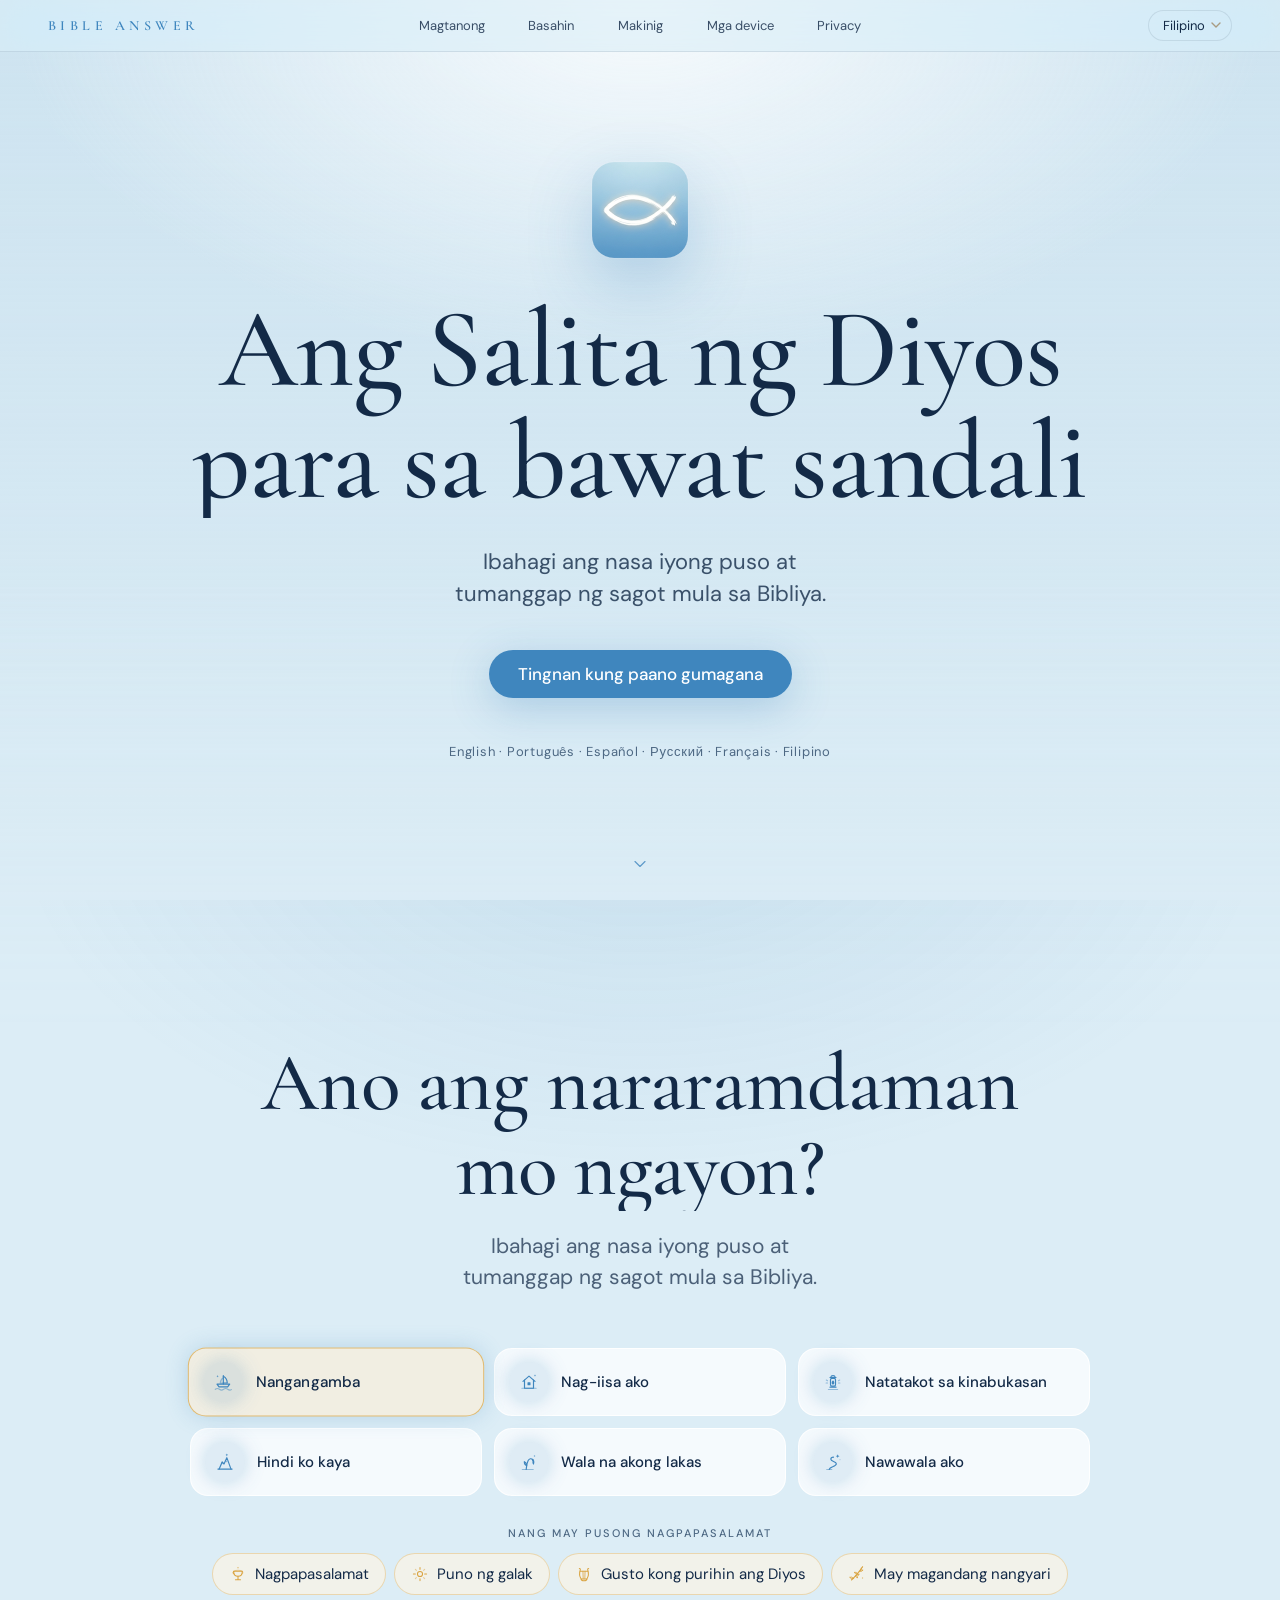
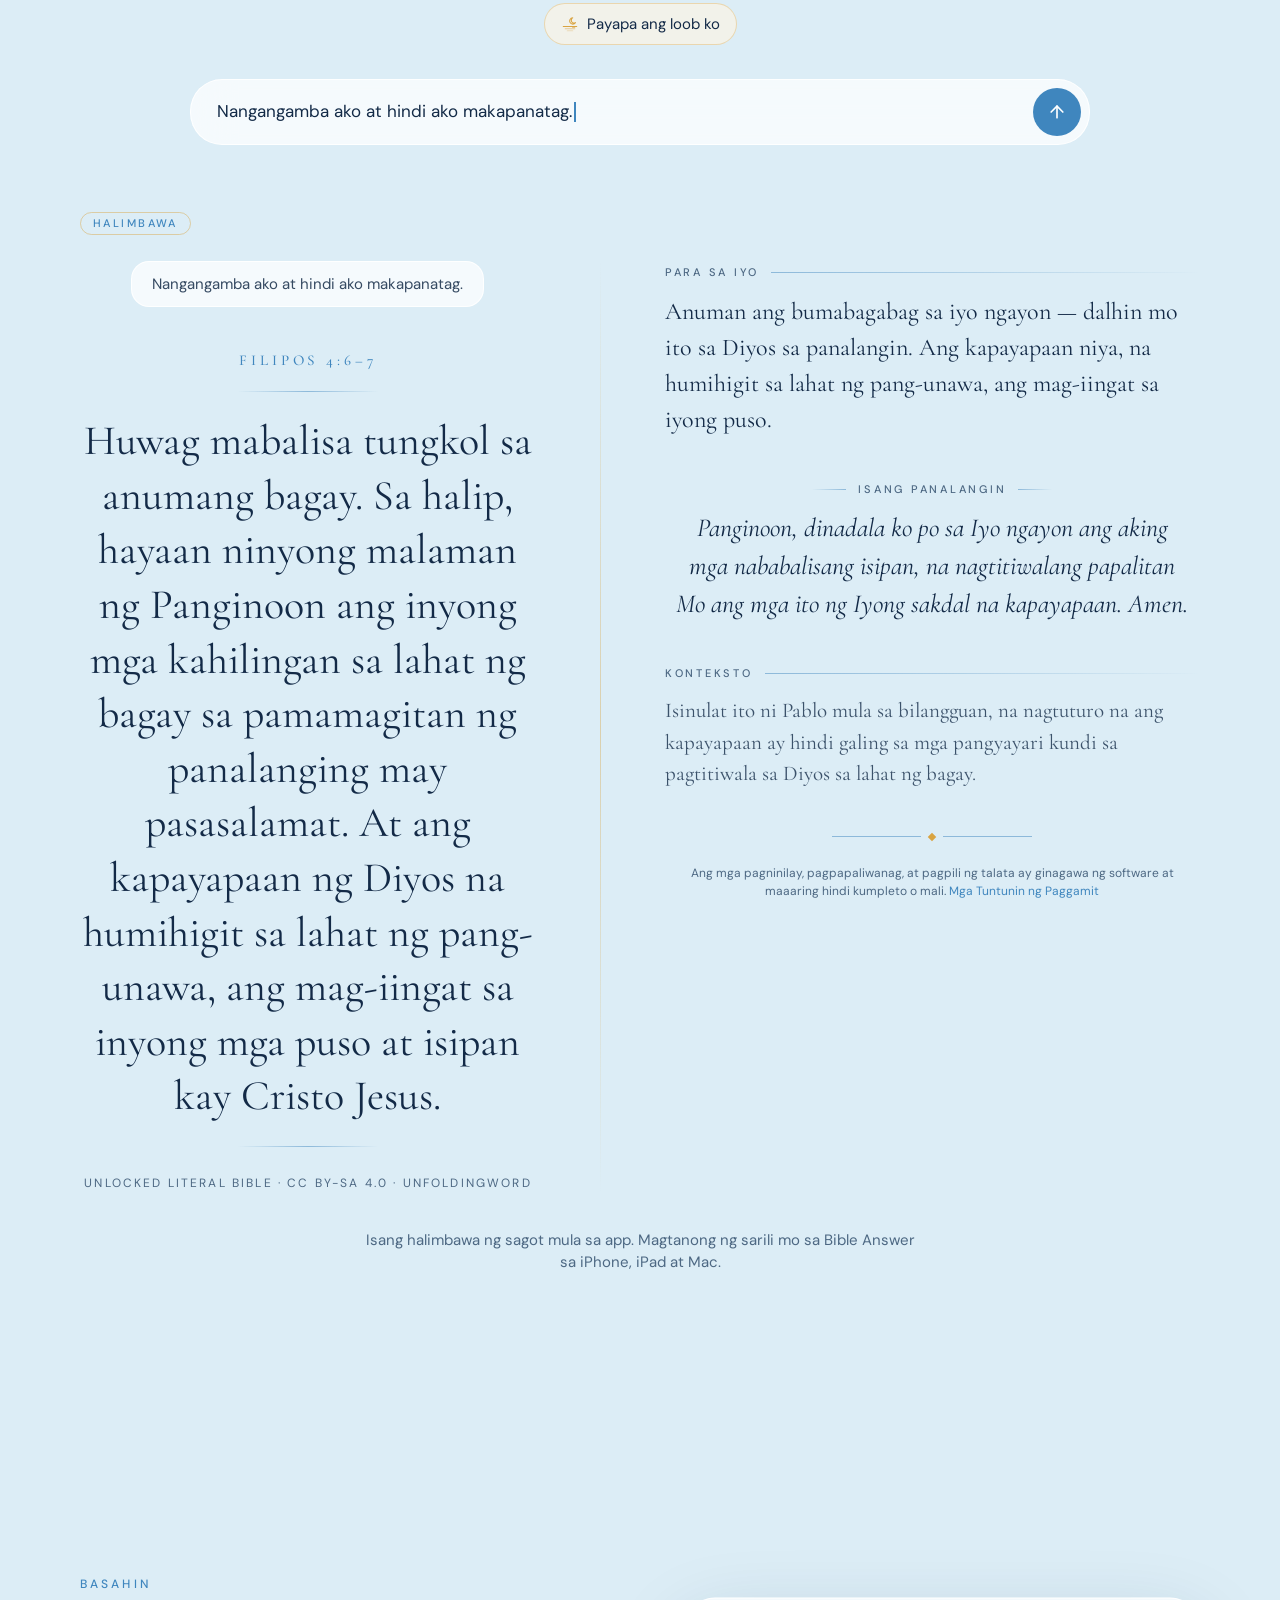
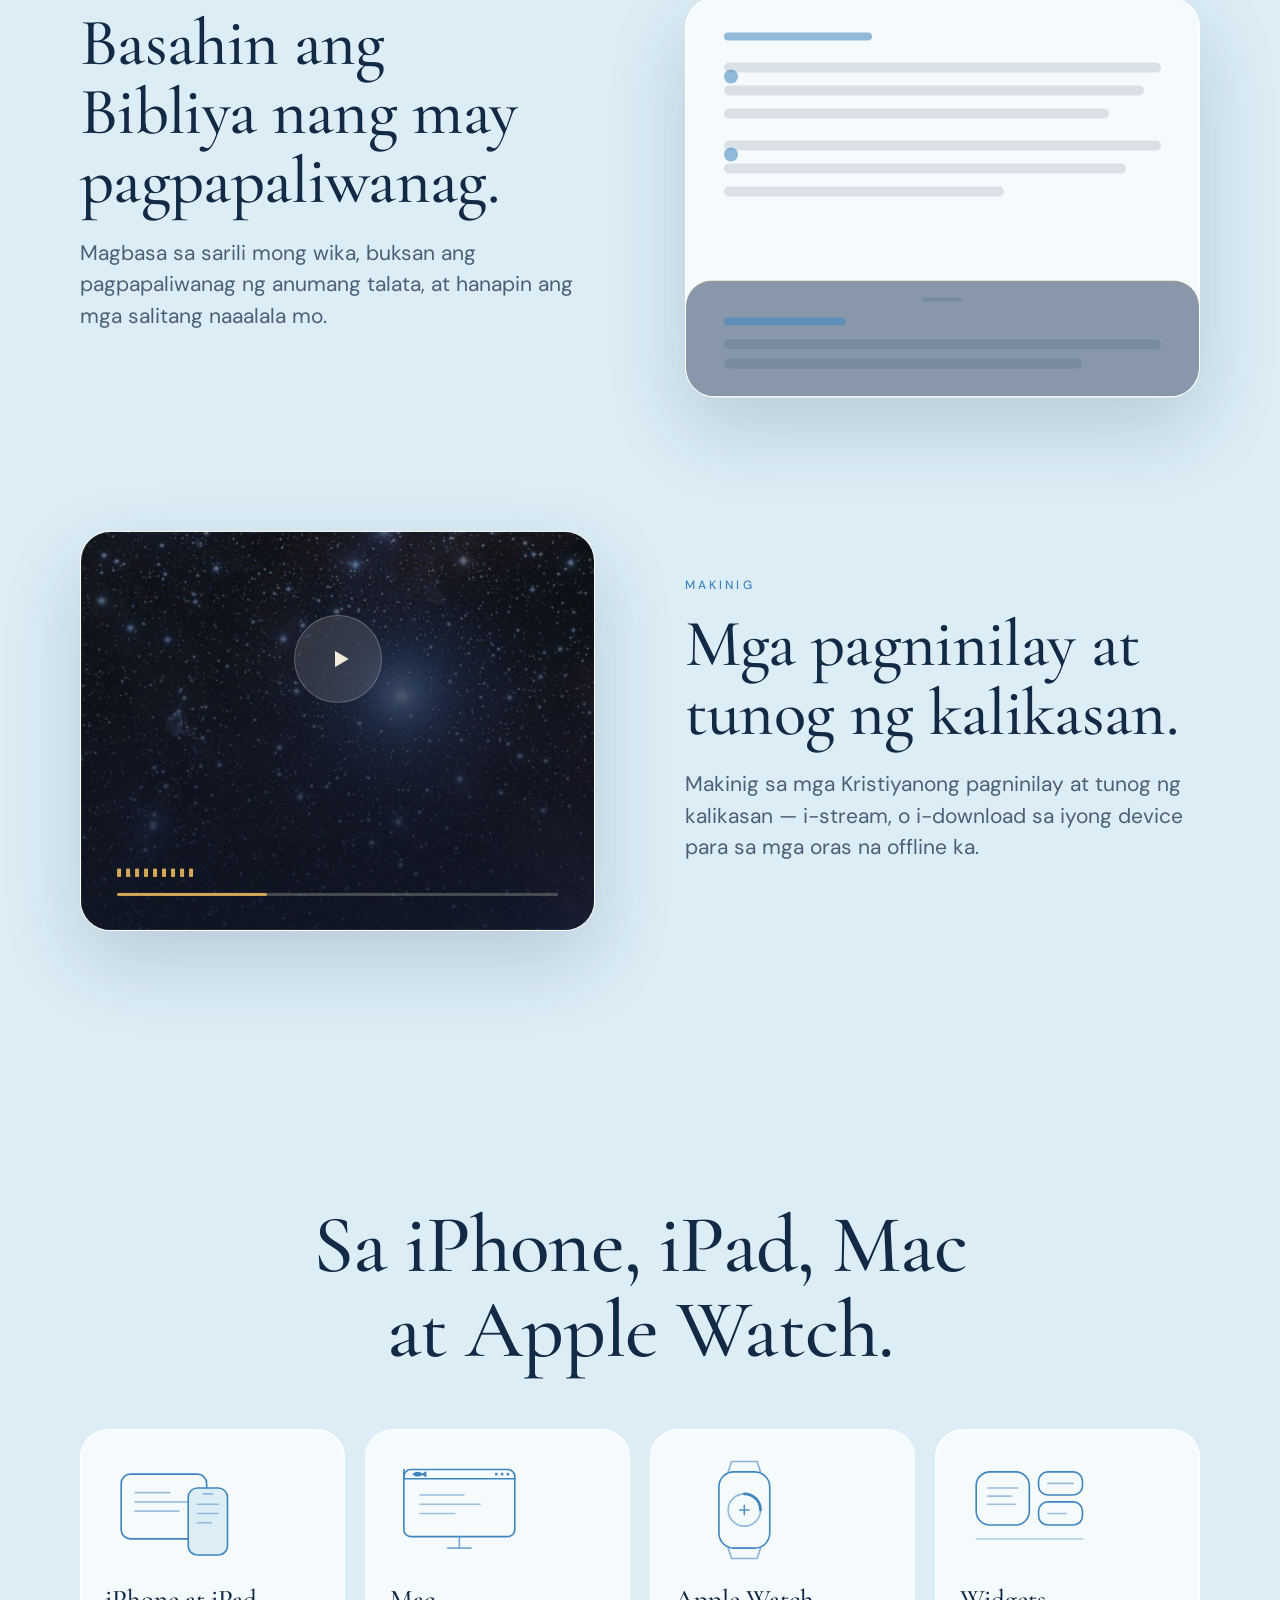
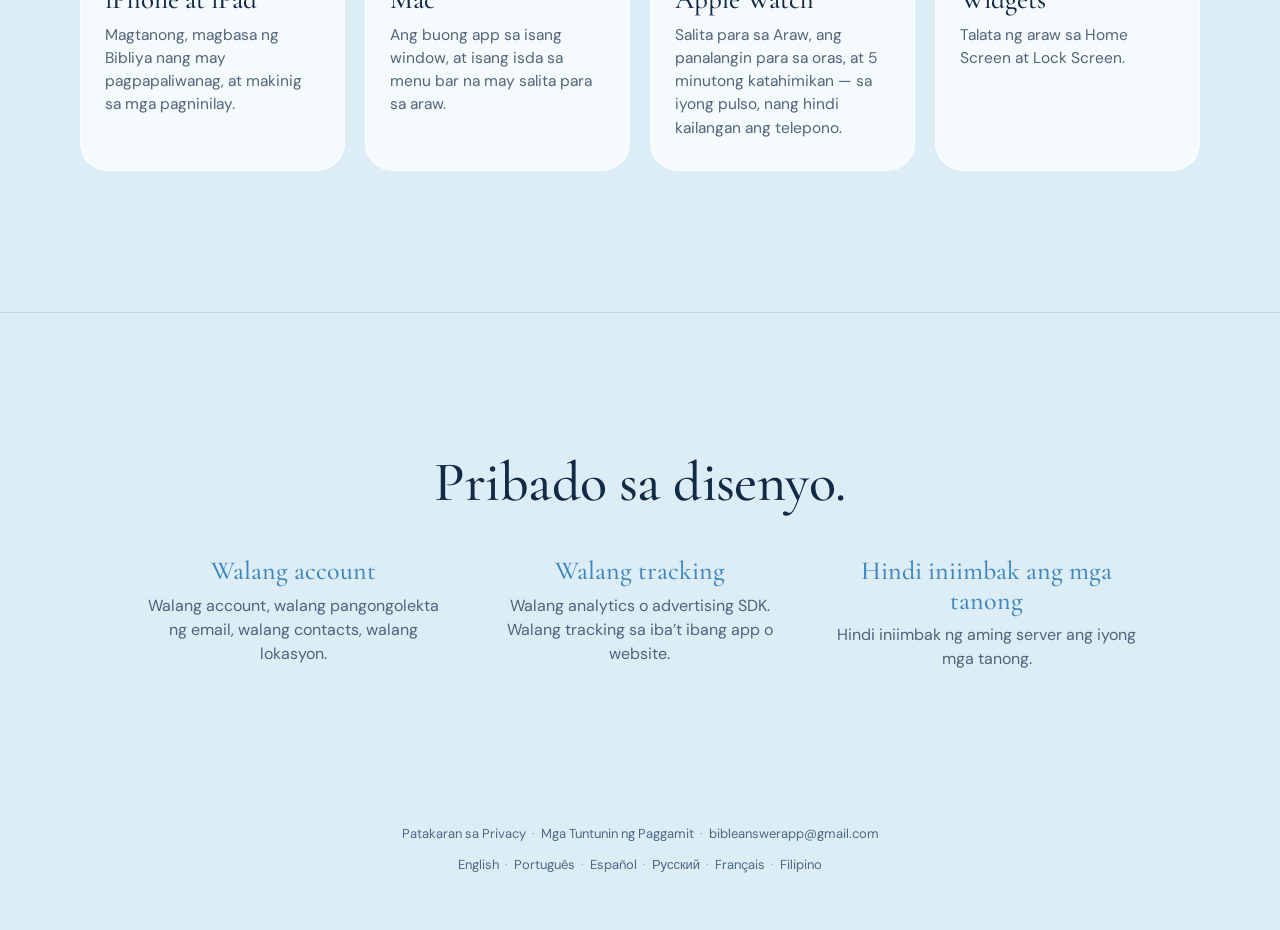
<file: bible-answer/fil/index.html>
<!doctype html>
<html lang="fil">
<head>
<meta charset="utf-8">
<meta name="viewport" content="width=device-width,initial-scale=1,viewport-fit=cover">
<meta http-equiv="Content-Security-Policy" content="default-src 'none'; script-src 'self' 'sha256-Du+OJKJSbdUgz5nrHeWWINvez6XKDDU/tyj/5c2uvwo='; style-src 'self' 'unsafe-inline'; img-src 'self' data:; font-src 'self'; connect-src 'none'; base-uri 'none'; form-action 'none'">
<title>Bible Answer — Talata para sa nararamdaman mo</title>
<meta name="description" content="Sabihin sa Bible Answer ang nararamdaman mo at tumanggap ng talata, maikling pagninilay at panalangin. Para sa iPhone, iPad, Mac at Apple Watch, sa anim na wika.">
<meta name="robots" content="index,follow,max-image-preview:large">
<link rel="canonical" href="https://artypeace.github.io/bible-answer/fil/">
<link rel="alternate" hreflang="en" href="https://artypeace.github.io/bible-answer/">
<link rel="alternate" hreflang="pt-BR" href="https://artypeace.github.io/bible-answer/pt/">
<link rel="alternate" hreflang="es" href="https://artypeace.github.io/bible-answer/es/">
<link rel="alternate" hreflang="ru" href="https://artypeace.github.io/bible-answer/ru/">
<link rel="alternate" hreflang="fr" href="https://artypeace.github.io/bible-answer/fr/">
<link rel="alternate" hreflang="fil" href="https://artypeace.github.io/bible-answer/fil/">
<link rel="alternate" hreflang="x-default" href="https://artypeace.github.io/bible-answer/">
<meta name="color-scheme" content="dark light">
<meta name="theme-color" content="#0F1628">
<meta property="og:type" content="website">
<meta property="og:site_name" content="Bible Answer">
<meta property="og:title" content="Bible Answer — Talata para sa nararamdaman mo">
<meta property="og:description" content="Sabihin sa Bible Answer ang nararamdaman mo at tumanggap ng talata, maikling pagninilay at panalangin. Para sa iPhone, iPad, Mac at Apple Watch, sa anim na wika.">
<meta property="og:url" content="https://artypeace.github.io/bible-answer/fil/">
<meta property="og:image" content="https://artypeace.github.io/bible-answer/assets/og.jpg">
<meta property="og:image:width" content="1200">
<meta property="og:image:height" content="630">
<meta property="og:image:alt" content="Bible Answer">
<meta property="og:locale" content="fil_PH">
<meta property="og:locale:alternate" content="en_US">
<meta property="og:locale:alternate" content="pt_BR">
<meta property="og:locale:alternate" content="es_ES">
<meta property="og:locale:alternate" content="ru_RU">
<meta property="og:locale:alternate" content="fr_FR">
<meta name="twitter:card" content="summary_large_image">
<meta name="twitter:title" content="Bible Answer — Talata para sa nararamdaman mo">
<meta name="twitter:description" content="Sabihin sa Bible Answer ang nararamdaman mo at tumanggap ng talata, maikling pagninilay at panalangin. Para sa iPhone, iPad, Mac at Apple Watch, sa anim na wika.">
<meta name="twitter:image" content="https://artypeace.github.io/bible-answer/assets/og.jpg">
<link rel="icon" type="image/png" sizes="32x32" href="../assets/favicon-32.png">
<link rel="apple-touch-icon" href="../assets/apple-touch-icon.png">
<link rel="preload" href="../fonts/cormorant-garamond.woff2" as="font" type="font/woff2" crossorigin>
<link rel="stylesheet" href="../site.css">
<script>document.documentElement.classList.add('js')</script>
<script type="application/ld+json">
{
 "@context": "https://schema.org",
 "@graph": [
  {
   "@type": "WebSite",
   "@id": "https://artypeace.github.io/bible-answer/#site",
   "name": "Bible Answer",
   "url": "https://artypeace.github.io/bible-answer/",
   "inLanguage": [
    "en",
    "pt-BR",
    "es",
    "ru",
    "fr",
    "fil"
   ]
  },
  {
   "@type": "MobileApplication",
   "@id": "https://artypeace.github.io/bible-answer/#app",
   "name": "Bible Answer",
   "description": "Sabihin sa Bible Answer ang nararamdaman mo at tumanggap ng talata, maikling pagninilay at panalangin. Para sa iPhone, iPad, Mac at Apple Watch, sa anim na wika.",
   "applicationCategory": "LifestyleApplication",
   "operatingSystem": "iOS, iPadOS, macOS, watchOS",
   "inLanguage": [
    "en",
    "pt-BR",
    "es",
    "ru",
    "fr",
    "fil"
   ],
   "url": "https://artypeace.github.io/bible-answer/fil/",
   "image": "https://artypeace.github.io/bible-answer/assets/og.jpg"
  }
 ]
}
</script>
</head>
<body>
<a class="skip" href="#main">Lumaktaw sa nilalaman</a>
<div class="sky" aria-hidden="true"><div class="sky__img"></div><div class="stars" id="stars"></div><div class="sky__veil"></div></div>

<header class="nav">
  <div class="nav__in">
    <a class="mark" href="../fil/">Bible Answer</a>
    <nav class="nav__links" aria-label="Bible Answer">
      <a href="#ask">Magtanong</a>
      <a href="#read">Basahin</a>
      <a href="#listen">Makinig</a>
      <a href="#devices">Mga device</a>
      <a href="#private">Privacy</a>
    </nav>
    <div class="nav__tools">
      <details class="langmenu"><summary aria-label="Wika">Filipino</summary><ul><li><a href="../" lang="en" hreflang="en">English</a></li><li><a href="../pt/" lang="pt-BR" hreflang="pt-BR">Português</a></li><li><a href="../es/" lang="es" hreflang="es">Español</a></li><li><a href="../ru/" lang="ru" hreflang="ru">Русский</a></li><li><a href="../fr/" lang="fr" hreflang="fr">Français</a></li><li><a href="../fil/" lang="fil" hreflang="fil" aria-current="true">Filipino</a></li></ul></details>
      
    </div>
  </div>
</header>

<main id="main">
  <section class="hero" aria-labelledby="h-hero">
    <div class="hero__in" id="heroIn">
      <img class="hero__icon rise" style="--i:0" src="../assets/icon.png" width="96" height="96" alt="Bible Answer">
      <h1 id="h-hero" class="rise" style="--i:1">Ang Salita ng Diyos para sa bawat sandali</h1>
      <p class="hero__sub rise" style="--i:2">Ibahagi ang nasa iyong puso at tumanggap ng sagot mula sa Bibliya.</p>
      <div class="hero__cta rise" style="--i:3">
        
        <a class="btn btn--gold" href="#ask">Tingnan kung paano gumagana</a>
      </div>
      <p class="hero__langs rise" style="--i:4"><a href="../" lang="en" hreflang="en">English</a> · <a href="../pt/" lang="pt-BR" hreflang="pt-BR">Português</a> · <a href="../es/" lang="es" hreflang="es">Español</a> · <a href="../ru/" lang="ru" hreflang="ru">Русский</a> · <a href="../fr/" lang="fr" hreflang="fr">Français</a> · <a href="../fil/" lang="fil" hreflang="fil">Filipino</a></p>
    </div>
    <svg class="hero__hint ico" viewBox="0 0 24 24" aria-hidden="true"><path d="M6 9l6 6 6-6"/></svg>
  </section>

  <section class="section ask" id="ask" aria-labelledby="h-ask">
    <div class="wrap">
      <h2 id="h-ask" class="reveal">Ano ang nararamdaman mo ngayon?</h2>
      <p class="lede reveal" style="--d:.1s">Ibahagi ang nasa iyong puso at tumanggap ng sagot mula sa Bibliya.</p>
      <div class="demo reveal" style="--d:.15s" data-demo>
        <div class="demo__ask" aria-hidden="true">
          <div class="feelings"><div class="chip-lg first"><span class="disc"><svg class="ico" viewBox="0 0 24 24" aria-hidden="true"><use href="../assets/feelings.svg#feel-anxious"></use></svg></span><span>Nangangamba</span></div><div class="chip-lg"><span class="disc"><svg class="ico" viewBox="0 0 24 24" aria-hidden="true"><use href="../assets/feelings.svg#feel-lonely"></use></svg></span><span>Nag-iisa ako</span></div><div class="chip-lg"><span class="disc"><svg class="ico" viewBox="0 0 24 24" aria-hidden="true"><use href="../assets/feelings.svg#feel-future"></use></svg></span><span>Natatakot sa kinabukasan</span></div><div class="chip-lg"><span class="disc"><svg class="ico" viewBox="0 0 24 24" aria-hidden="true"><use href="../assets/feelings.svg#feel-overwhelmed"></use></svg></span><span>Hindi ko kaya</span></div><div class="chip-lg"><span class="disc"><svg class="ico" viewBox="0 0 24 24" aria-hidden="true"><use href="../assets/feelings.svg#feel-exhausted"></use></svg></span><span>Wala na akong lakas</span></div><div class="chip-lg"><span class="disc"><svg class="ico" viewBox="0 0 24 24" aria-hidden="true"><use href="../assets/feelings.svg#feel-lost"></use></svg></span><span>Nawawala ako</span></div></div>
          <div class="good">Nang may pusong nagpapasalamat</div>
          <div class="pills"><span class="pill pill--warm"><svg class="ico" viewBox="0 0 24 24" aria-hidden="true"><use href="../assets/feelings.svg#feel-gratitude"></use></svg><span>Nagpapasalamat</span></span><span class="pill pill--warm"><svg class="ico" viewBox="0 0 24 24" aria-hidden="true"><use href="../assets/feelings.svg#feel-joy"></use></svg><span>Puno ng galak</span></span><span class="pill pill--warm"><svg class="ico" viewBox="0 0 24 24" aria-hidden="true"><use href="../assets/feelings.svg#feel-praise"></use></svg><span>Gusto kong purihin ang Diyos</span></span><span class="pill pill--warm"><svg class="ico" viewBox="0 0 24 24" aria-hidden="true"><use href="../assets/feelings.svg#feel-goodnews"></use></svg><span>May magandang nangyari</span></span><span class="pill pill--warm"><svg class="ico" viewBox="0 0 24 24" aria-hidden="true"><use href="../assets/feelings.svg#feel-peace"></use></svg><span>Payapa ang loob ko</span></span></div>
          <div class="composer demo__composer"><span class="demo__input"><span class="typed" style="--n:41">Nangangamba ako at hindi ako makapanatag.</span><span class="caret"></span></span><span class="send"><svg class="ico" viewBox="0 0 24 24"><path d="M12 19V5"/><path d="M5 12l7-7 7 7"/></svg></span></div>
        </div>
        <article class="answer demo__answer" aria-label="Halimbawa: Filipos 4:6–7">
        <p class="tag">Halimbawa</p>
        <div class="spread">
          <div class="verse-page">
            <div class="q part" style="--i:0">Nangangamba ako at hindi ako makapanatag.</div>
            <p class="ref part" style="--i:1">Filipos 4:6–7</p>
            <hr class="hair part" style="--i:2">
            <blockquote class="verse part" style="--i:3">Huwag mabalisa tungkol sa anumang bagay. Sa halip, hayaan ninyong malaman ng Panginoon ang inyong mga kahilingan sa lahat ng bagay sa pamamagitan ng panalanging may pasasalamat. At ang kapayapaan ng Diyos na humihigit sa lahat ng pang-unawa, ang mag-iingat sa inyong mga puso at isipan kay Cristo Jesus.</blockquote>
            <hr class="hair part" style="--i:4">
            <div class="credit part" style="--i:5">Unlocked Literal Bible · CC BY-SA 4.0 · unfoldingWord</div>
          </div>
          <div class="gutter"></div>
          <div class="reading">
            <div class="block part" style="--i:6"><div class="head"><h3 class="label">Para sa iyo</h3><i></i></div><p class="body">Anuman ang bumabagabag sa iyo ngayon — dalhin mo ito sa Diyos sa panalangin. Ang kapayapaan niya, na humihigit sa lahat ng pang-unawa, ang mag-iingat sa iyong puso.</p></div>
            <div class="prayer part" style="--i:7"><div class="head"><i></i><h3 class="label">Isang Panalangin</h3><i></i></div><p>Panginoon, dinadala ko po sa Iyo ngayon ang aking mga nababalisang isipan, na nagtitiwalang papalitan Mo ang mga ito ng Iyong sakdal na kapayapaan. Amen.</p></div>
            <div class="block part" style="--i:8"><div class="head"><h3 class="label">Konteksto</h3><i></i></div><p class="body body--quiet">Isinulat ito ni Pablo mula sa bilangguan, na nagtuturo na ang kapayapaan ay hindi galing sa mga pangyayari kundi sa pagtitiwala sa Diyos sa lahat ng bagay.</p></div>
            <div class="diamond part" style="--i:9"><i></i><b></b><i></i></div>
            <p class="fine part" style="--i:10">Ang mga pagninilay, pagpapaliwanag, at pagpili ng talata ay ginagawa ng software at maaaring hindi kumpleto o mali. <a href="../terms#fil">Mga Tuntunin ng Paggamit</a></p>
          </div>
        </div>
      </article>
      </div>
      <p class="demo__note reveal">Isang halimbawa ng sagot mula sa app. Magtanong ng sarili mo sa Bible Answer sa iPhone, iPad at Mac.</p>
      
    </div>
  </section>

  <section class="section" id="read" aria-labelledby="h-read">
    <div class="wrap">
      <div class="feature">
        <div class="feature__text reveal">
          <div class="eyebrow">Basahin</div>
          <h2 id="h-read">Basahin ang Bibliya nang may pagpapaliwanag.</h2>
          <p>Magbasa sa sarili mong wika, buksan ang pagpapaliwanag ng anumang talata, at hanapin ang mga salitang naaalala mo.</p>
        </div>
        <div class="reveal" style="--d:.15s">
          <div class="card reader" data-parallax aria-hidden="true">
            <span class="skl skl--head"></span>
            <span class="skl"><b></b></span><span class="skl" style="width:96%"></span><span class="skl" style="width:88%"></span>
            <span class="skl" style="margin-top:22px"><b></b></span><span class="skl" style="width:92%"></span><span class="skl" style="width:64%"></span>
            <div class="sheet"><span class="skl skl--head" style="width:28%;margin-bottom:14px"></span><span class="skl" style="margin-top:9px"></span><span class="skl" style="width:82%;margin-top:9px"></span></div>
          </div>
        </div>
      </div>

      <div class="feature feature--flip" id="listen">
        <div class="feature__text reveal">
          <div class="eyebrow">Makinig</div>
          <h2>Mga pagninilay at tunog ng kalikasan.</h2>
          <p>Makinig sa mga Kristiyanong pagninilay at tunog ng kalikasan — i-stream, o i-download sa iyong device para sa mga oras na offline ka.</p>
        </div>
        <div class="reveal" style="--d:.15s">
          <div class="card player" data-parallax aria-hidden="true">
            <div class="player__img"></div><div class="player__veil"></div>
            <div class="play"><svg viewBox="0 0 24 24"><path d="M8 5.5v13l11-6.5z"/></svg></div>
            <div class="eq"><i></i><i></i><i></i><i></i><i></i><i></i><i></i><i></i><i></i></div>
            <div class="bar"><i></i></div>
          </div>
        </div>
      </div>
    </div>
  </section>

  <section class="section platforms" id="devices" aria-labelledby="h-devices">
    <div class="wrap">
      <h2 id="h-devices" class="reveal">Sa iPhone, iPad, Mac at Apple Watch.</h2>
      <div class="device-grid"><article class="device reveal" style="--d:0s"><div class="device__art" aria-hidden="true"><svg viewBox="0 0 120 90" fill="none" stroke="currentColor" stroke-width="1.4" stroke-linecap="round" stroke-linejoin="round"><rect x="14" y="14" width="74" height="56" rx="8"/><path d="M26 30h30M26 38h46M26 46h38" opacity=".5"/><rect x="72" y="26" width="34" height="58" rx="8" fill="var(--bg)"/><path d="M80 40h18M80 48h18M80 56h12" opacity=".5"/><path d="M85 31h8" opacity=".5"/></svg></div><h3>iPhone at iPad</h3><p>Magtanong, magbasa ng Bibliya nang may pagpapaliwanag, at makinig sa mga pagninilay.</p></article><article class="device reveal" style="--d:0.1s"><div class="device__art" aria-hidden="true"><svg viewBox="0 0 120 90" fill="none" stroke="currentColor" stroke-width="1.4" stroke-linecap="round" stroke-linejoin="round"><rect x="12" y="10" width="96" height="58" rx="6"/><path d="M12 18h96M12 10v8"/><path d="M92 14h.01M97 14h.01M102 14h.01" stroke-width="2.4"/><path d="M26 32h38M26 40h52M26 48h30" opacity=".5"/><path d="M50 78h20M60 68v10" opacity=".7"/><path d="M20 14q4-3 8 0q-4 3-8 0zM28 14l3-2v4z" fill="currentColor" stroke-width="1"/></svg></div><h3>Mac</h3><p>Ang buong app sa isang window, at isang isda sa menu bar na may salita para sa araw.</p></article><article class="device reveal" style="--d:0.2s"><div class="device__art" aria-hidden="true"><svg viewBox="0 0 120 90" fill="none" stroke="currentColor" stroke-width="1.4" stroke-linecap="round" stroke-linejoin="round"><rect x="38" y="12" width="44" height="66" rx="13"/><path d="M46 12l3-9h22l3 9M46 78l3 9h22l3-9" opacity=".6"/><circle cx="60" cy="45" r="14" opacity=".55"/><path d="M60 31a14 14 0 0 1 14 14" stroke-width="2.4"/><path d="M56 45h8M60 41v8" opacity=".9"/></svg></div><h3>Apple Watch</h3><p>Salita para sa Araw, ang panalangin para sa oras, at 5 minutong katahimikan — sa iyong pulso, nang hindi kailangan ang telepono.</p></article><article class="device reveal" style="--d:0.3s"><div class="device__art" aria-hidden="true"><svg viewBox="0 0 120 90" fill="none" stroke="currentColor" stroke-width="1.4" stroke-linecap="round" stroke-linejoin="round"><rect x="14" y="12" width="46" height="46" rx="12"/><path d="M24 26h26M24 33h20M24 40h24" opacity=".5"/><rect x="68" y="12" width="38" height="20" rx="8"/><path d="M76 22h22" opacity=".5"/><rect x="68" y="38" width="38" height="20" rx="8"/><path d="M76 48h16" opacity=".5"/><path d="M14 70h92" opacity=".35"/></svg></div><h3>Widgets</h3><p>Talata ng araw sa Home Screen at Lock Screen.</p></article></div>
    </div>
  </section>

  <section class="section privacy" id="private" aria-labelledby="h-priv">
    <div class="wrap">
      <h2 id="h-priv" class="reveal">Pribado sa disenyo.</h2>
      <div class="trio">
        <div class="reveal"><h3>Walang account</h3><p>Walang account, walang pangongolekta ng email, walang contacts, walang lokasyon.</p></div>
        <div class="reveal" style="--d:.12s"><h3>Walang tracking</h3><p>Walang analytics o advertising SDK. Walang tracking sa iba’t ibang app o website.</p></div>
        <div class="reveal" style="--d:.24s"><h3>Hindi iniimbak ang mga tanong</h3><p>Hindi iniimbak ng aming server ang iyong mga tanong.</p></div>
      </div>
    </div>
  </section>
</main>

<footer class="foot">
  <p><a href="../privacy#fil">Patakaran sa Privacy</a><span class="dot">·</span><a href="../terms#fil">Mga Tuntunin ng Paggamit</a><span class="dot">·</span><a href="mailto:bibleanswerapp@gmail.com">bibleanswerapp@gmail.com</a></p>
  <p><a href="../" lang="en" hreflang="en">English</a><span class="dot">·</span><a href="../pt/" lang="pt-BR" hreflang="pt-BR">Português</a><span class="dot">·</span><a href="../es/" lang="es" hreflang="es">Español</a><span class="dot">·</span><a href="../ru/" lang="ru" hreflang="ru">Русский</a><span class="dot">·</span><a href="../fr/" lang="fr" hreflang="fr">Français</a><span class="dot">·</span><a href="../fil/" lang="fil" hreflang="fil">Filipino</a></p>
</footer>
<script src="../app.js" defer></script>
</body>
</html>
</file>
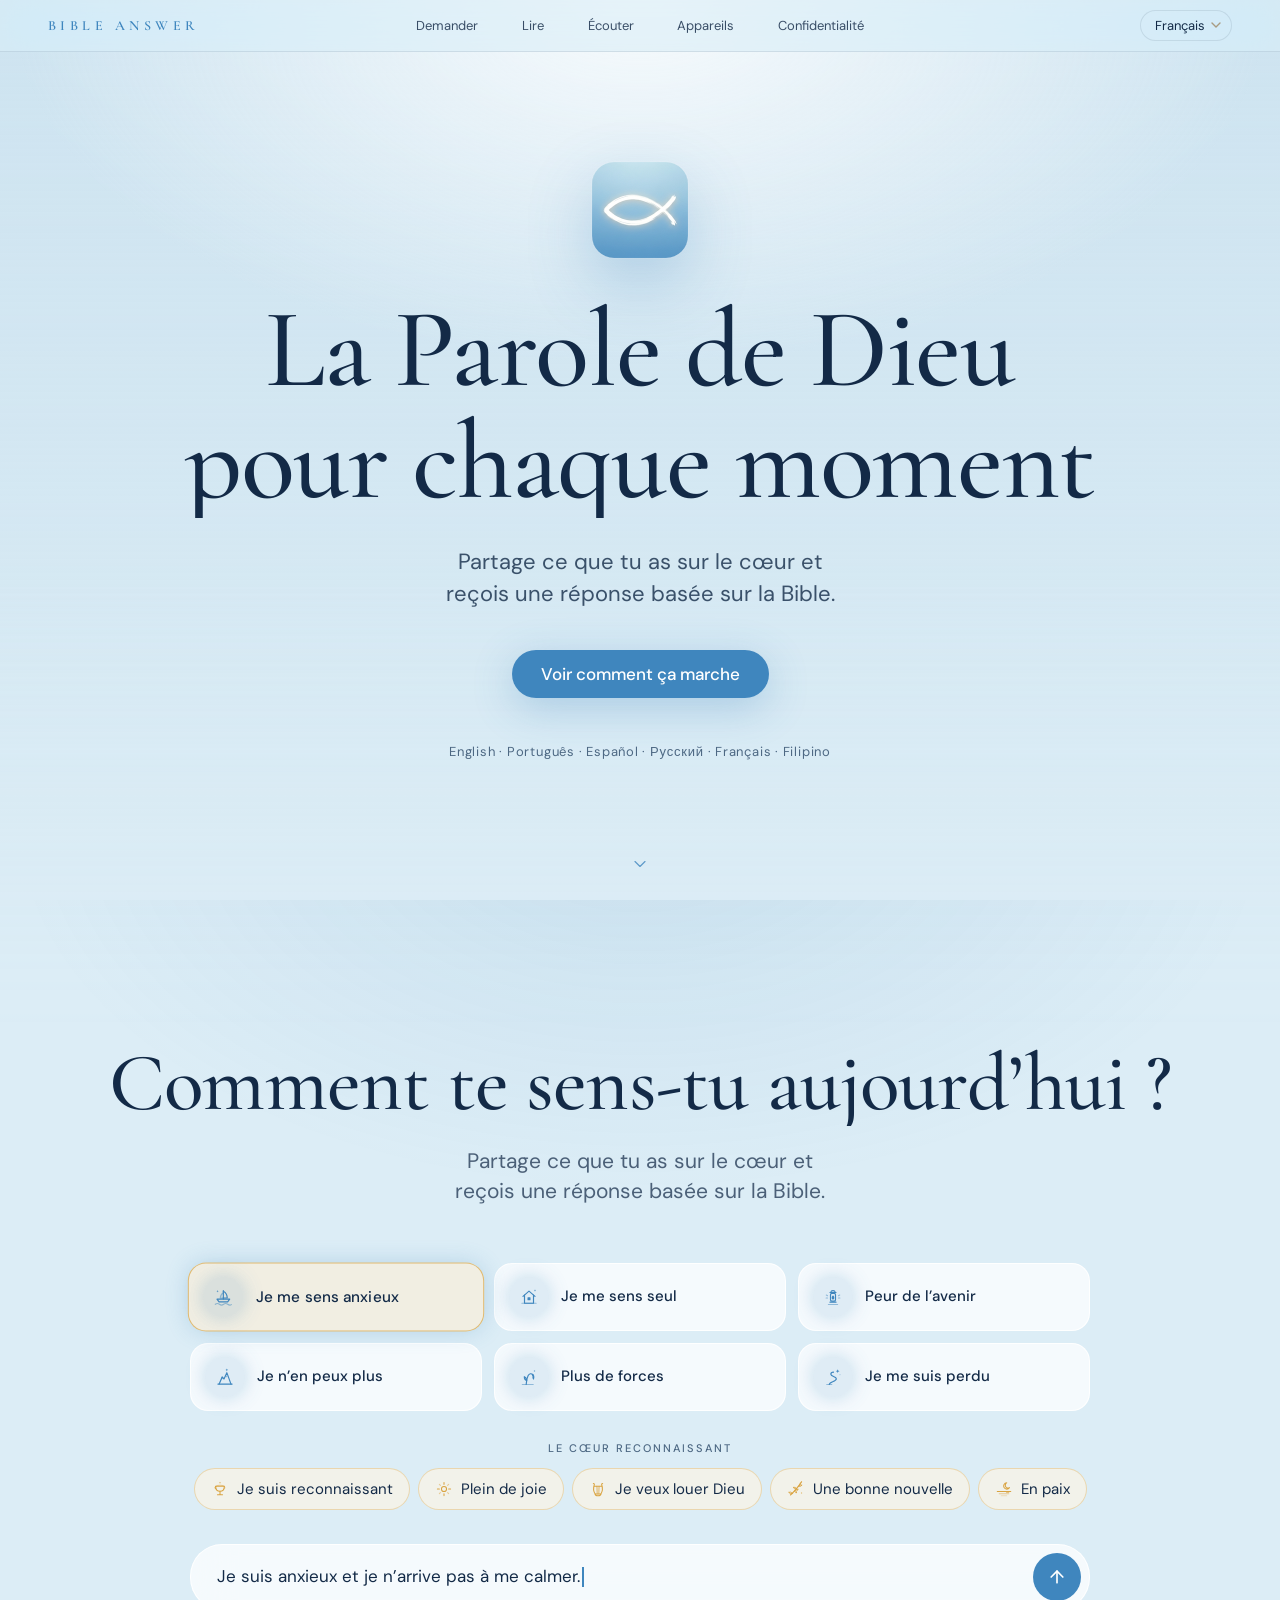
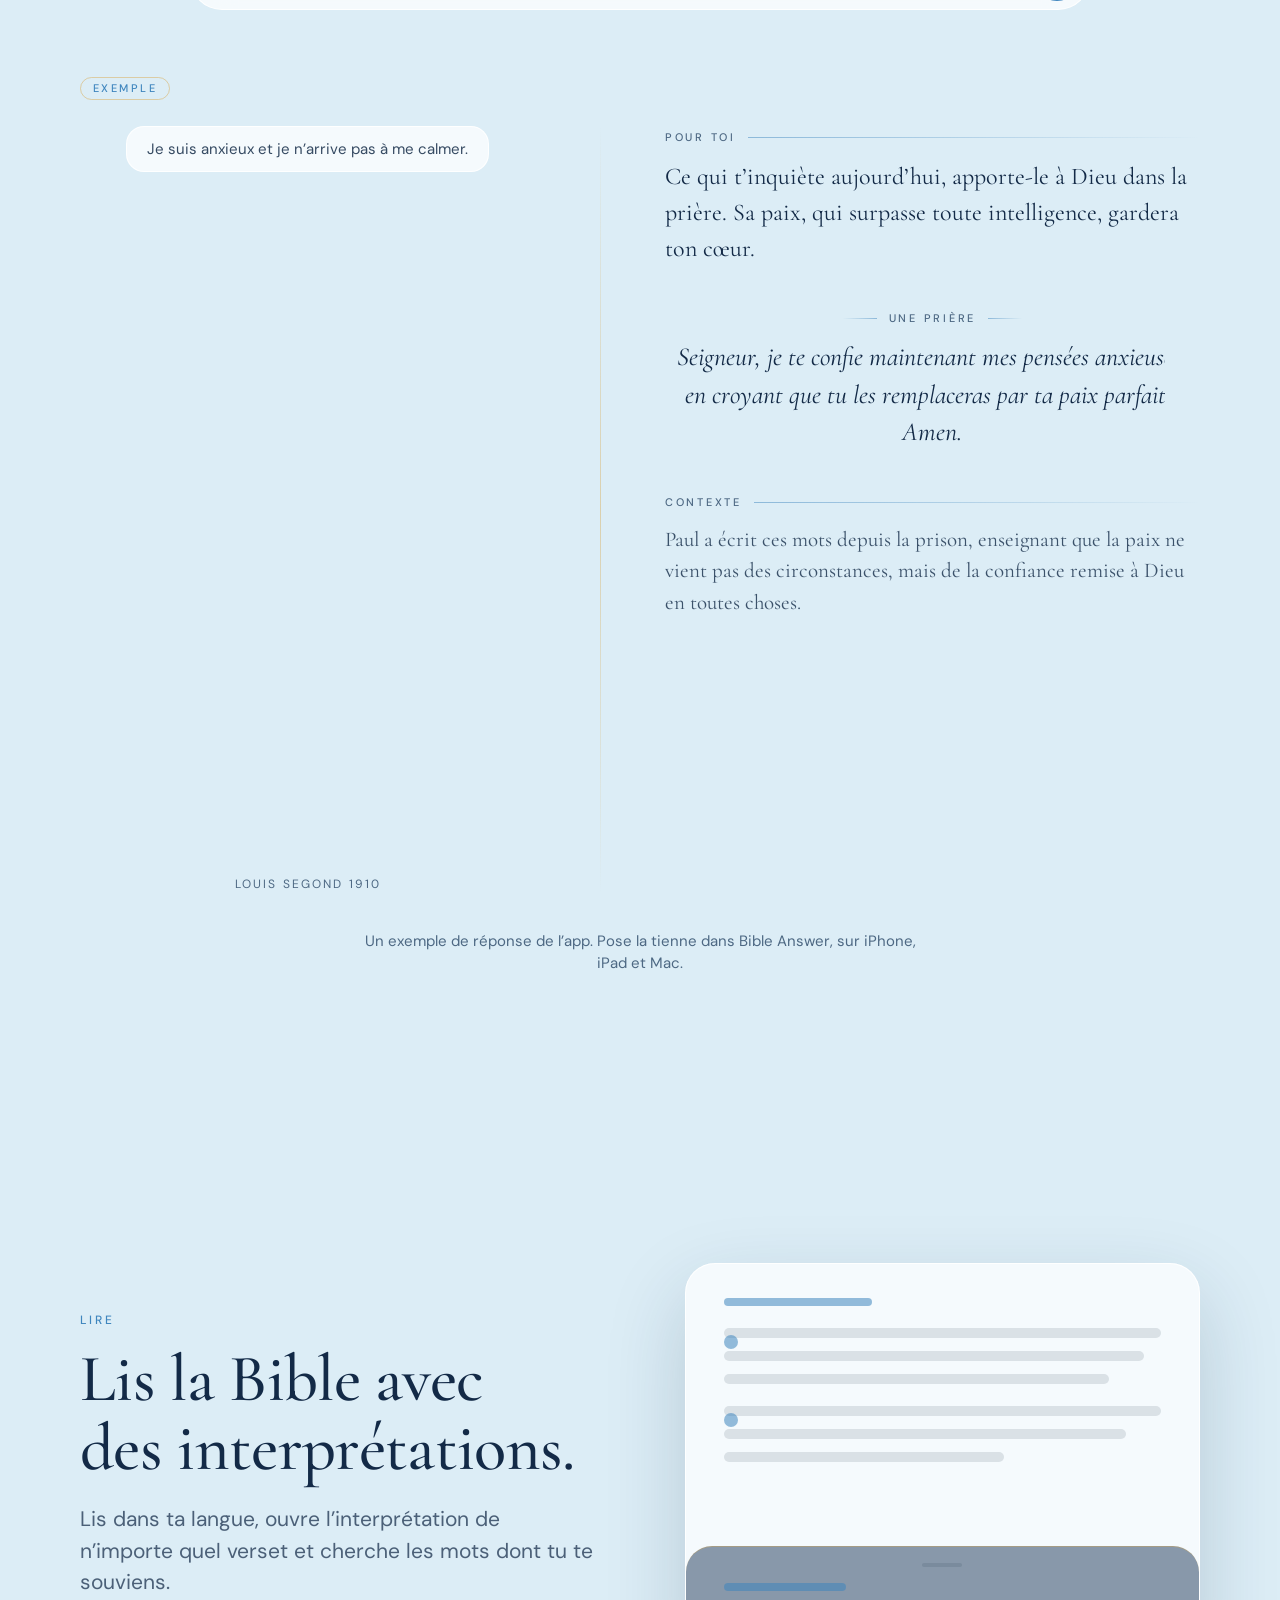
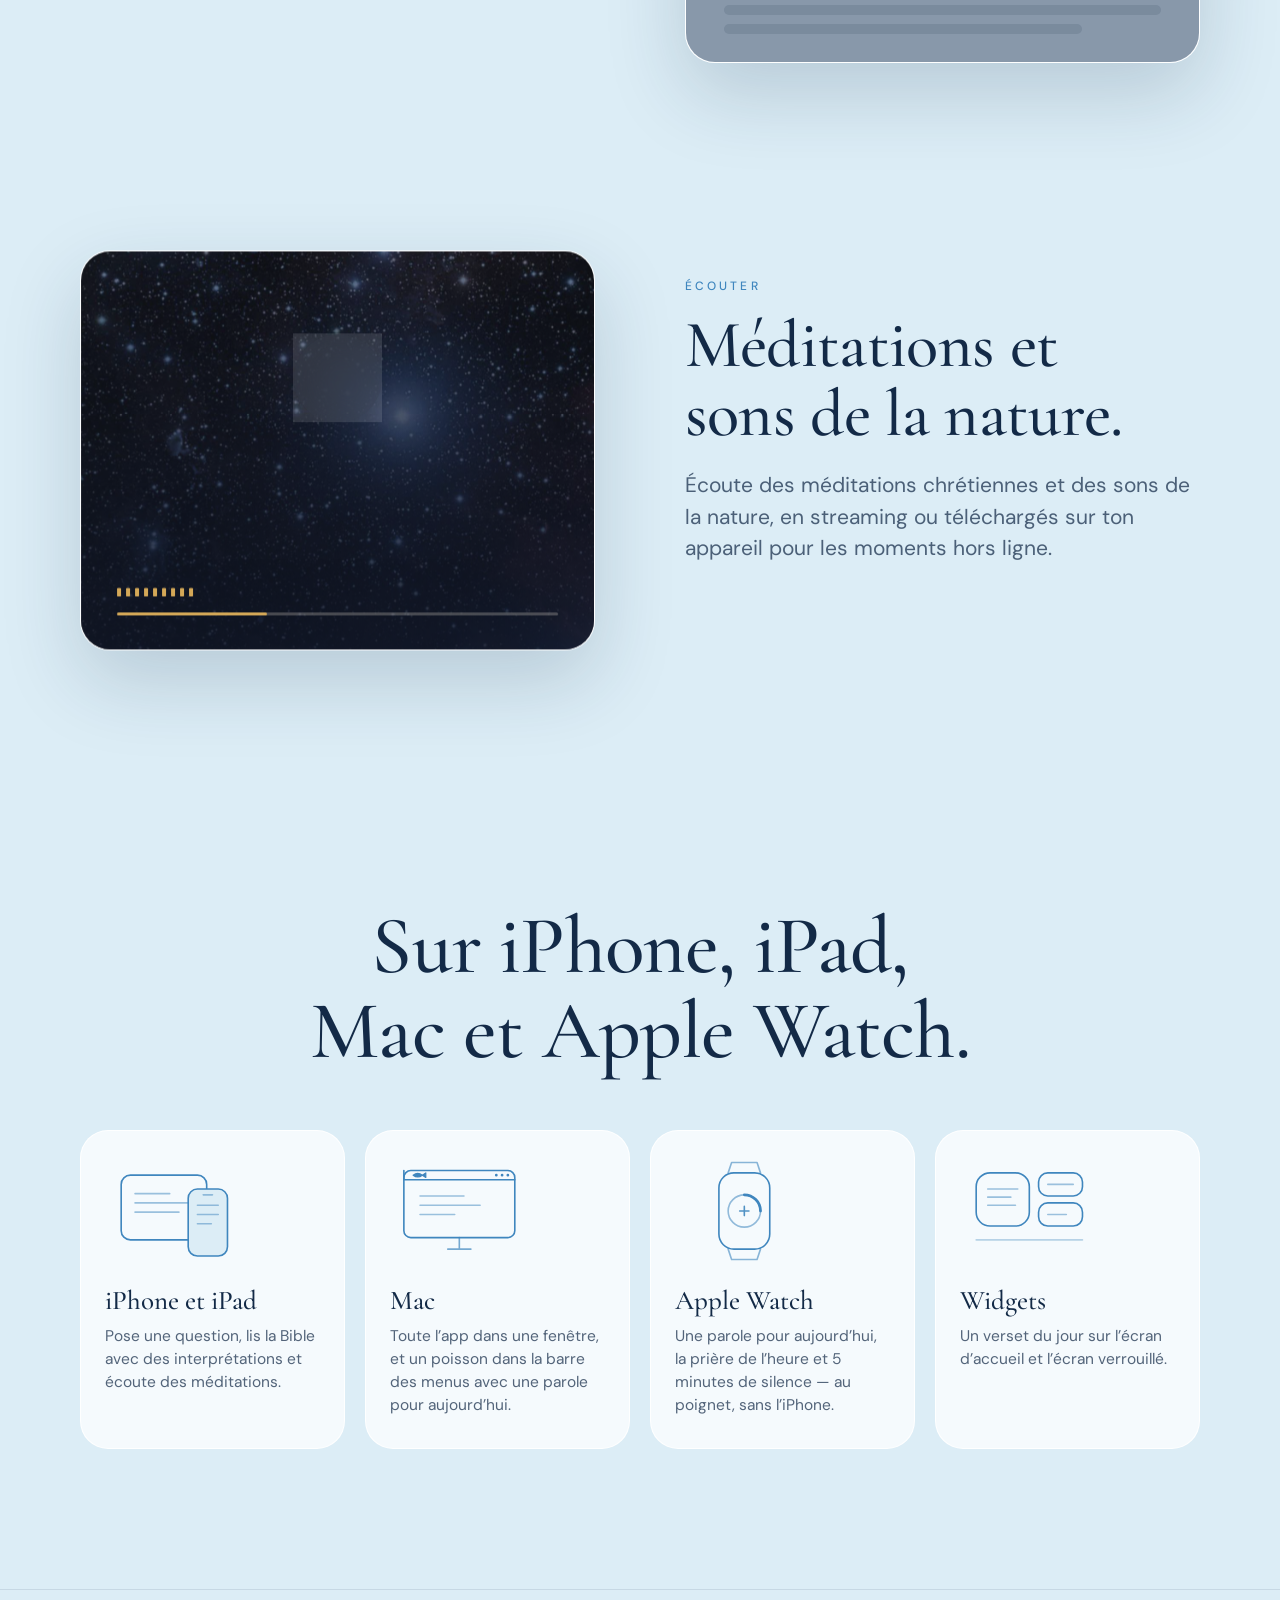
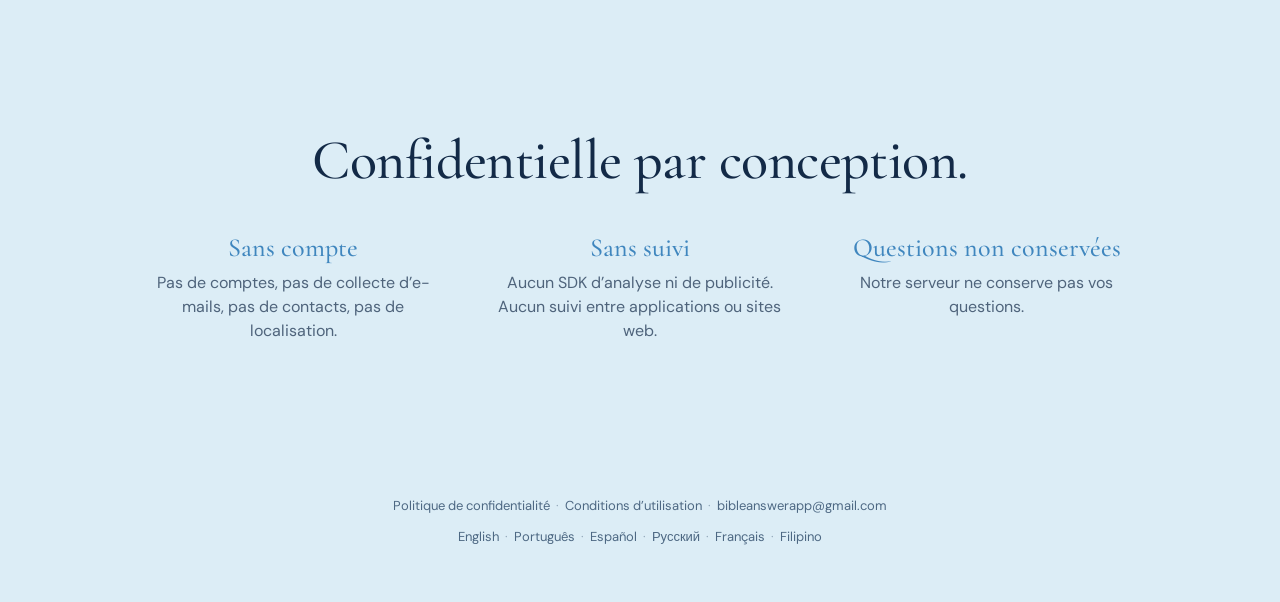
<file: bible-answer/fr/index.html>
<!doctype html>
<html lang="fr">
<head>
<meta charset="utf-8">
<meta name="viewport" content="width=device-width,initial-scale=1,viewport-fit=cover">
<meta http-equiv="Content-Security-Policy" content="default-src 'none'; script-src 'self' 'sha256-Du+OJKJSbdUgz5nrHeWWINvez6XKDDU/tyj/5c2uvwo='; style-src 'self' 'unsafe-inline'; img-src 'self' data:; font-src 'self'; connect-src 'none'; base-uri 'none'; form-action 'none'">
<title>Bible Answer — Un verset pour ce que tu ressens</title>
<meta name="description" content="Dis à Bible Answer ce que tu ressens et reçois un verset, une courte réflexion et une prière. Pour iPhone, iPad, Mac et Apple Watch, en six langues.">
<meta name="robots" content="index,follow,max-image-preview:large">
<link rel="canonical" href="https://artypeace.github.io/bible-answer/fr/">
<link rel="alternate" hreflang="en" href="https://artypeace.github.io/bible-answer/">
<link rel="alternate" hreflang="pt-BR" href="https://artypeace.github.io/bible-answer/pt/">
<link rel="alternate" hreflang="es" href="https://artypeace.github.io/bible-answer/es/">
<link rel="alternate" hreflang="ru" href="https://artypeace.github.io/bible-answer/ru/">
<link rel="alternate" hreflang="fr" href="https://artypeace.github.io/bible-answer/fr/">
<link rel="alternate" hreflang="fil" href="https://artypeace.github.io/bible-answer/fil/">
<link rel="alternate" hreflang="x-default" href="https://artypeace.github.io/bible-answer/">
<meta name="color-scheme" content="dark light">
<meta name="theme-color" content="#0F1628">
<meta property="og:type" content="website">
<meta property="og:site_name" content="Bible Answer">
<meta property="og:title" content="Bible Answer — Un verset pour ce que tu ressens">
<meta property="og:description" content="Dis à Bible Answer ce que tu ressens et reçois un verset, une courte réflexion et une prière. Pour iPhone, iPad, Mac et Apple Watch, en six langues.">
<meta property="og:url" content="https://artypeace.github.io/bible-answer/fr/">
<meta property="og:image" content="https://artypeace.github.io/bible-answer/assets/og.jpg">
<meta property="og:image:width" content="1200">
<meta property="og:image:height" content="630">
<meta property="og:image:alt" content="Bible Answer">
<meta property="og:locale" content="fr_FR">
<meta property="og:locale:alternate" content="en_US">
<meta property="og:locale:alternate" content="pt_BR">
<meta property="og:locale:alternate" content="es_ES">
<meta property="og:locale:alternate" content="ru_RU">
<meta property="og:locale:alternate" content="fil_PH">
<meta name="twitter:card" content="summary_large_image">
<meta name="twitter:title" content="Bible Answer — Un verset pour ce que tu ressens">
<meta name="twitter:description" content="Dis à Bible Answer ce que tu ressens et reçois un verset, une courte réflexion et une prière. Pour iPhone, iPad, Mac et Apple Watch, en six langues.">
<meta name="twitter:image" content="https://artypeace.github.io/bible-answer/assets/og.jpg">
<link rel="icon" type="image/png" sizes="32x32" href="../assets/favicon-32.png">
<link rel="apple-touch-icon" href="../assets/apple-touch-icon.png">
<link rel="preload" href="../fonts/cormorant-garamond.woff2" as="font" type="font/woff2" crossorigin>
<link rel="stylesheet" href="../site.css">
<script>document.documentElement.classList.add('js')</script>
<script type="application/ld+json">
{
 "@context": "https://schema.org",
 "@graph": [
  {
   "@type": "WebSite",
   "@id": "https://artypeace.github.io/bible-answer/#site",
   "name": "Bible Answer",
   "url": "https://artypeace.github.io/bible-answer/",
   "inLanguage": [
    "en",
    "pt-BR",
    "es",
    "ru",
    "fr",
    "fil"
   ]
  },
  {
   "@type": "MobileApplication",
   "@id": "https://artypeace.github.io/bible-answer/#app",
   "name": "Bible Answer",
   "description": "Dis à Bible Answer ce que tu ressens et reçois un verset, une courte réflexion et une prière. Pour iPhone, iPad, Mac et Apple Watch, en six langues.",
   "applicationCategory": "LifestyleApplication",
   "operatingSystem": "iOS, iPadOS, macOS, watchOS",
   "inLanguage": [
    "en",
    "pt-BR",
    "es",
    "ru",
    "fr",
    "fil"
   ],
   "url": "https://artypeace.github.io/bible-answer/fr/",
   "image": "https://artypeace.github.io/bible-answer/assets/og.jpg"
  }
 ]
}
</script>
</head>
<body>
<a class="skip" href="#main">Aller au contenu</a>
<div class="sky" aria-hidden="true"><div class="sky__img"></div><div class="stars" id="stars"></div><div class="sky__veil"></div></div>

<header class="nav">
  <div class="nav__in">
    <a class="mark" href="../fr/">Bible Answer</a>
    <nav class="nav__links" aria-label="Bible Answer">
      <a href="#ask">Demander</a>
      <a href="#read">Lire</a>
      <a href="#listen">Écouter</a>
      <a href="#devices">Appareils</a>
      <a href="#private">Confidentialité</a>
    </nav>
    <div class="nav__tools">
      <details class="langmenu"><summary aria-label="Langue">Français</summary><ul><li><a href="../" lang="en" hreflang="en">English</a></li><li><a href="../pt/" lang="pt-BR" hreflang="pt-BR">Português</a></li><li><a href="../es/" lang="es" hreflang="es">Español</a></li><li><a href="../ru/" lang="ru" hreflang="ru">Русский</a></li><li><a href="../fr/" lang="fr" hreflang="fr" aria-current="true">Français</a></li><li><a href="../fil/" lang="fil" hreflang="fil">Filipino</a></li></ul></details>
      
    </div>
  </div>
</header>

<main id="main">
  <section class="hero" aria-labelledby="h-hero">
    <div class="hero__in" id="heroIn">
      <img class="hero__icon rise" style="--i:0" src="../assets/icon.png" width="96" height="96" alt="Bible Answer">
      <h1 id="h-hero" class="rise" style="--i:1">La Parole de Dieu pour chaque moment</h1>
      <p class="hero__sub rise" style="--i:2">Partage ce que tu as sur le cœur et reçois une réponse basée sur la Bible.</p>
      <div class="hero__cta rise" style="--i:3">
        
        <a class="btn btn--gold" href="#ask">Voir comment ça marche</a>
      </div>
      <p class="hero__langs rise" style="--i:4"><a href="../" lang="en" hreflang="en">English</a> · <a href="../pt/" lang="pt-BR" hreflang="pt-BR">Português</a> · <a href="../es/" lang="es" hreflang="es">Español</a> · <a href="../ru/" lang="ru" hreflang="ru">Русский</a> · <a href="../fr/" lang="fr" hreflang="fr">Français</a> · <a href="../fil/" lang="fil" hreflang="fil">Filipino</a></p>
    </div>
    <svg class="hero__hint ico" viewBox="0 0 24 24" aria-hidden="true"><path d="M6 9l6 6 6-6"/></svg>
  </section>

  <section class="section ask" id="ask" aria-labelledby="h-ask">
    <div class="wrap">
      <h2 id="h-ask" class="reveal">Comment te sens-tu aujourd’hui ?</h2>
      <p class="lede reveal" style="--d:.1s">Partage ce que tu as sur le cœur et reçois une réponse basée sur la Bible.</p>
      <div class="demo reveal" style="--d:.15s" data-demo>
        <div class="demo__ask" aria-hidden="true">
          <div class="feelings"><div class="chip-lg first"><span class="disc"><svg class="ico" viewBox="0 0 24 24" aria-hidden="true"><use href="../assets/feelings.svg#feel-anxious"></use></svg></span><span>Je me sens anxieux</span></div><div class="chip-lg"><span class="disc"><svg class="ico" viewBox="0 0 24 24" aria-hidden="true"><use href="../assets/feelings.svg#feel-lonely"></use></svg></span><span>Je me sens seul</span></div><div class="chip-lg"><span class="disc"><svg class="ico" viewBox="0 0 24 24" aria-hidden="true"><use href="../assets/feelings.svg#feel-future"></use></svg></span><span>Peur de l’avenir</span></div><div class="chip-lg"><span class="disc"><svg class="ico" viewBox="0 0 24 24" aria-hidden="true"><use href="../assets/feelings.svg#feel-overwhelmed"></use></svg></span><span>Je n’en peux plus</span></div><div class="chip-lg"><span class="disc"><svg class="ico" viewBox="0 0 24 24" aria-hidden="true"><use href="../assets/feelings.svg#feel-exhausted"></use></svg></span><span>Plus de forces</span></div><div class="chip-lg"><span class="disc"><svg class="ico" viewBox="0 0 24 24" aria-hidden="true"><use href="../assets/feelings.svg#feel-lost"></use></svg></span><span>Je me suis perdu</span></div></div>
          <div class="good">Le cœur reconnaissant</div>
          <div class="pills"><span class="pill pill--warm"><svg class="ico" viewBox="0 0 24 24" aria-hidden="true"><use href="../assets/feelings.svg#feel-gratitude"></use></svg><span>Je suis reconnaissant</span></span><span class="pill pill--warm"><svg class="ico" viewBox="0 0 24 24" aria-hidden="true"><use href="../assets/feelings.svg#feel-joy"></use></svg><span>Plein de joie</span></span><span class="pill pill--warm"><svg class="ico" viewBox="0 0 24 24" aria-hidden="true"><use href="../assets/feelings.svg#feel-praise"></use></svg><span>Je veux louer Dieu</span></span><span class="pill pill--warm"><svg class="ico" viewBox="0 0 24 24" aria-hidden="true"><use href="../assets/feelings.svg#feel-goodnews"></use></svg><span>Une bonne nouvelle</span></span><span class="pill pill--warm"><svg class="ico" viewBox="0 0 24 24" aria-hidden="true"><use href="../assets/feelings.svg#feel-peace"></use></svg><span>En paix</span></span></div>
          <div class="composer demo__composer"><span class="demo__input"><span class="typed" style="--n:47">Je suis anxieux et je n’arrive pas à me calmer.</span><span class="caret"></span></span><span class="send"><svg class="ico" viewBox="0 0 24 24"><path d="M12 19V5"/><path d="M5 12l7-7 7 7"/></svg></span></div>
        </div>
        <article class="answer demo__answer" aria-label="Exemple: Philippiens 4:6–7">
        <p class="tag">Exemple</p>
        <div class="spread">
          <div class="verse-page">
            <div class="q part" style="--i:0">Je suis anxieux et je n’arrive pas à me calmer.</div>
            <p class="ref part" style="--i:1">Philippiens 4:6–7</p>
            <hr class="hair part" style="--i:2">
            <blockquote class="verse part" style="--i:3">Ne vous inquiétez de rien; mais en toute chose faites connaître vos besoins à Dieu par des prières et des supplications, avec des actions de grâces. Et la paix de Dieu, qui surpasse toute intelligence, gardera vos cœurs et vos pensées en Jésus-Christ.</blockquote>
            <hr class="hair part" style="--i:4">
            <div class="credit part" style="--i:5">Louis Segond 1910</div>
          </div>
          <div class="gutter"></div>
          <div class="reading">
            <div class="block part" style="--i:6"><div class="head"><h3 class="label">Pour toi</h3><i></i></div><p class="body">Ce qui t’inquiète aujourd’hui, apporte-le à Dieu dans la prière. Sa paix, qui surpasse toute intelligence, gardera ton cœur.</p></div>
            <div class="prayer part" style="--i:7"><div class="head"><i></i><h3 class="label">Une prière</h3><i></i></div><p>Seigneur, je te confie maintenant mes pensées anxieuses, en croyant que tu les remplaceras par ta paix parfaite. Amen.</p></div>
            <div class="block part" style="--i:8"><div class="head"><h3 class="label">Contexte</h3><i></i></div><p class="body body--quiet">Paul a écrit ces mots depuis la prison, enseignant que la paix ne vient pas des circonstances, mais de la confiance remise à Dieu en toutes choses.</p></div>
            <div class="diamond part" style="--i:9"><i></i><b></b><i></i></div>
            <p class="fine part" style="--i:10">Les réflexions, les interprétations et le choix du passage sont produits par un logiciel et peuvent être incomplets ou erronés. <a href="../terms#fr">Conditions d’utilisation</a></p>
          </div>
        </div>
      </article>
      </div>
      <p class="demo__note reveal">Un exemple de réponse de l’app. Pose la tienne dans Bible Answer, sur iPhone, iPad et Mac.</p>
      
    </div>
  </section>

  <section class="section" id="read" aria-labelledby="h-read">
    <div class="wrap">
      <div class="feature">
        <div class="feature__text reveal">
          <div class="eyebrow">Lire</div>
          <h2 id="h-read">Lis la Bible avec des interprétations.</h2>
          <p>Lis dans ta langue, ouvre l’interprétation de n’importe quel verset et cherche les mots dont tu te souviens.</p>
        </div>
        <div class="reveal" style="--d:.15s">
          <div class="card reader" data-parallax aria-hidden="true">
            <span class="skl skl--head"></span>
            <span class="skl"><b></b></span><span class="skl" style="width:96%"></span><span class="skl" style="width:88%"></span>
            <span class="skl" style="margin-top:22px"><b></b></span><span class="skl" style="width:92%"></span><span class="skl" style="width:64%"></span>
            <div class="sheet"><span class="skl skl--head" style="width:28%;margin-bottom:14px"></span><span class="skl" style="margin-top:9px"></span><span class="skl" style="width:82%;margin-top:9px"></span></div>
          </div>
        </div>
      </div>

      <div class="feature feature--flip" id="listen">
        <div class="feature__text reveal">
          <div class="eyebrow">Écouter</div>
          <h2>Méditations et sons de la nature.</h2>
          <p>Écoute des méditations chrétiennes et des sons de la nature, en streaming ou téléchargés sur ton appareil pour les moments hors ligne.</p>
        </div>
        <div class="reveal" style="--d:.15s">
          <div class="card player" data-parallax aria-hidden="true">
            <div class="player__img"></div><div class="player__veil"></div>
            <div class="play"><svg viewBox="0 0 24 24"><path d="M8 5.5v13l11-6.5z"/></svg></div>
            <div class="eq"><i></i><i></i><i></i><i></i><i></i><i></i><i></i><i></i><i></i></div>
            <div class="bar"><i></i></div>
          </div>
        </div>
      </div>
    </div>
  </section>

  <section class="section platforms" id="devices" aria-labelledby="h-devices">
    <div class="wrap">
      <h2 id="h-devices" class="reveal">Sur iPhone, iPad, Mac et Apple Watch.</h2>
      <div class="device-grid"><article class="device reveal" style="--d:0s"><div class="device__art" aria-hidden="true"><svg viewBox="0 0 120 90" fill="none" stroke="currentColor" stroke-width="1.4" stroke-linecap="round" stroke-linejoin="round"><rect x="14" y="14" width="74" height="56" rx="8"/><path d="M26 30h30M26 38h46M26 46h38" opacity=".5"/><rect x="72" y="26" width="34" height="58" rx="8" fill="var(--bg)"/><path d="M80 40h18M80 48h18M80 56h12" opacity=".5"/><path d="M85 31h8" opacity=".5"/></svg></div><h3>iPhone et iPad</h3><p>Pose une question, lis la Bible avec des interprétations et écoute des méditations.</p></article><article class="device reveal" style="--d:0.1s"><div class="device__art" aria-hidden="true"><svg viewBox="0 0 120 90" fill="none" stroke="currentColor" stroke-width="1.4" stroke-linecap="round" stroke-linejoin="round"><rect x="12" y="10" width="96" height="58" rx="6"/><path d="M12 18h96M12 10v8"/><path d="M92 14h.01M97 14h.01M102 14h.01" stroke-width="2.4"/><path d="M26 32h38M26 40h52M26 48h30" opacity=".5"/><path d="M50 78h20M60 68v10" opacity=".7"/><path d="M20 14q4-3 8 0q-4 3-8 0zM28 14l3-2v4z" fill="currentColor" stroke-width="1"/></svg></div><h3>Mac</h3><p>Toute l’app dans une fenêtre, et un poisson dans la barre des menus avec une parole pour aujourd’hui.</p></article><article class="device reveal" style="--d:0.2s"><div class="device__art" aria-hidden="true"><svg viewBox="0 0 120 90" fill="none" stroke="currentColor" stroke-width="1.4" stroke-linecap="round" stroke-linejoin="round"><rect x="38" y="12" width="44" height="66" rx="13"/><path d="M46 12l3-9h22l3 9M46 78l3 9h22l3-9" opacity=".6"/><circle cx="60" cy="45" r="14" opacity=".55"/><path d="M60 31a14 14 0 0 1 14 14" stroke-width="2.4"/><path d="M56 45h8M60 41v8" opacity=".9"/></svg></div><h3>Apple Watch</h3><p>Une parole pour aujourd’hui, la prière de l’heure et 5 minutes de silence — au poignet, sans l’iPhone.</p></article><article class="device reveal" style="--d:0.3s"><div class="device__art" aria-hidden="true"><svg viewBox="0 0 120 90" fill="none" stroke="currentColor" stroke-width="1.4" stroke-linecap="round" stroke-linejoin="round"><rect x="14" y="12" width="46" height="46" rx="12"/><path d="M24 26h26M24 33h20M24 40h24" opacity=".5"/><rect x="68" y="12" width="38" height="20" rx="8"/><path d="M76 22h22" opacity=".5"/><rect x="68" y="38" width="38" height="20" rx="8"/><path d="M76 48h16" opacity=".5"/><path d="M14 70h92" opacity=".35"/></svg></div><h3>Widgets</h3><p>Un verset du jour sur l’écran d’accueil et l’écran verrouillé.</p></article></div>
    </div>
  </section>

  <section class="section privacy" id="private" aria-labelledby="h-priv">
    <div class="wrap">
      <h2 id="h-priv" class="reveal">Confidentielle par conception.</h2>
      <div class="trio">
        <div class="reveal"><h3>Sans compte</h3><p>Pas de comptes, pas de collecte d’e-mails, pas de contacts, pas de localisation.</p></div>
        <div class="reveal" style="--d:.12s"><h3>Sans suivi</h3><p>Aucun SDK d’analyse ni de publicité. Aucun suivi entre applications ou sites web.</p></div>
        <div class="reveal" style="--d:.24s"><h3>Questions non conservées</h3><p>Notre serveur ne conserve pas vos questions.</p></div>
      </div>
    </div>
  </section>
</main>

<footer class="foot">
  <p><a href="../privacy#fr">Politique de confidentialité</a><span class="dot">·</span><a href="../terms#fr">Conditions d’utilisation</a><span class="dot">·</span><a href="mailto:bibleanswerapp@gmail.com">bibleanswerapp@gmail.com</a></p>
  <p><a href="../" lang="en" hreflang="en">English</a><span class="dot">·</span><a href="../pt/" lang="pt-BR" hreflang="pt-BR">Português</a><span class="dot">·</span><a href="../es/" lang="es" hreflang="es">Español</a><span class="dot">·</span><a href="../ru/" lang="ru" hreflang="ru">Русский</a><span class="dot">·</span><a href="../fr/" lang="fr" hreflang="fr">Français</a><span class="dot">·</span><a href="../fil/" lang="fil" hreflang="fil">Filipino</a></p>
</footer>
<script src="../app.js" defer></script>
</body>
</html>
</file>
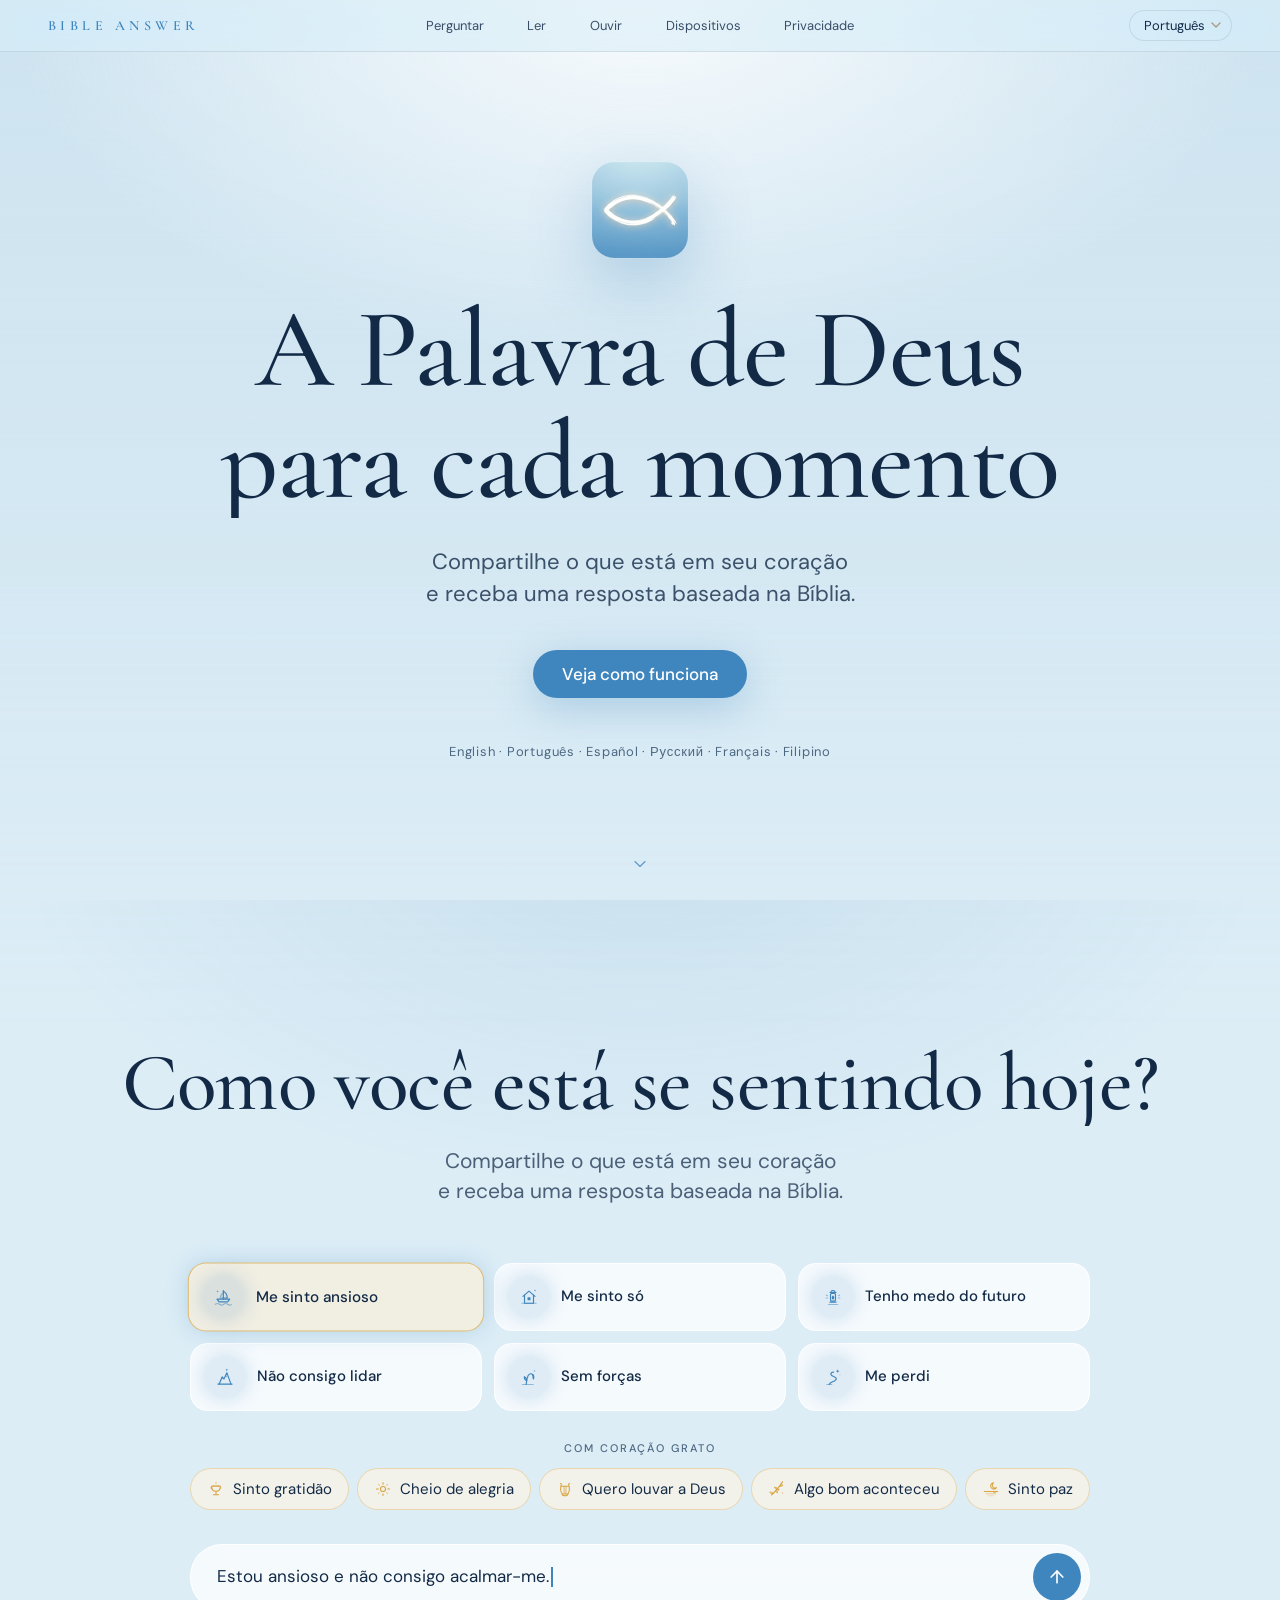
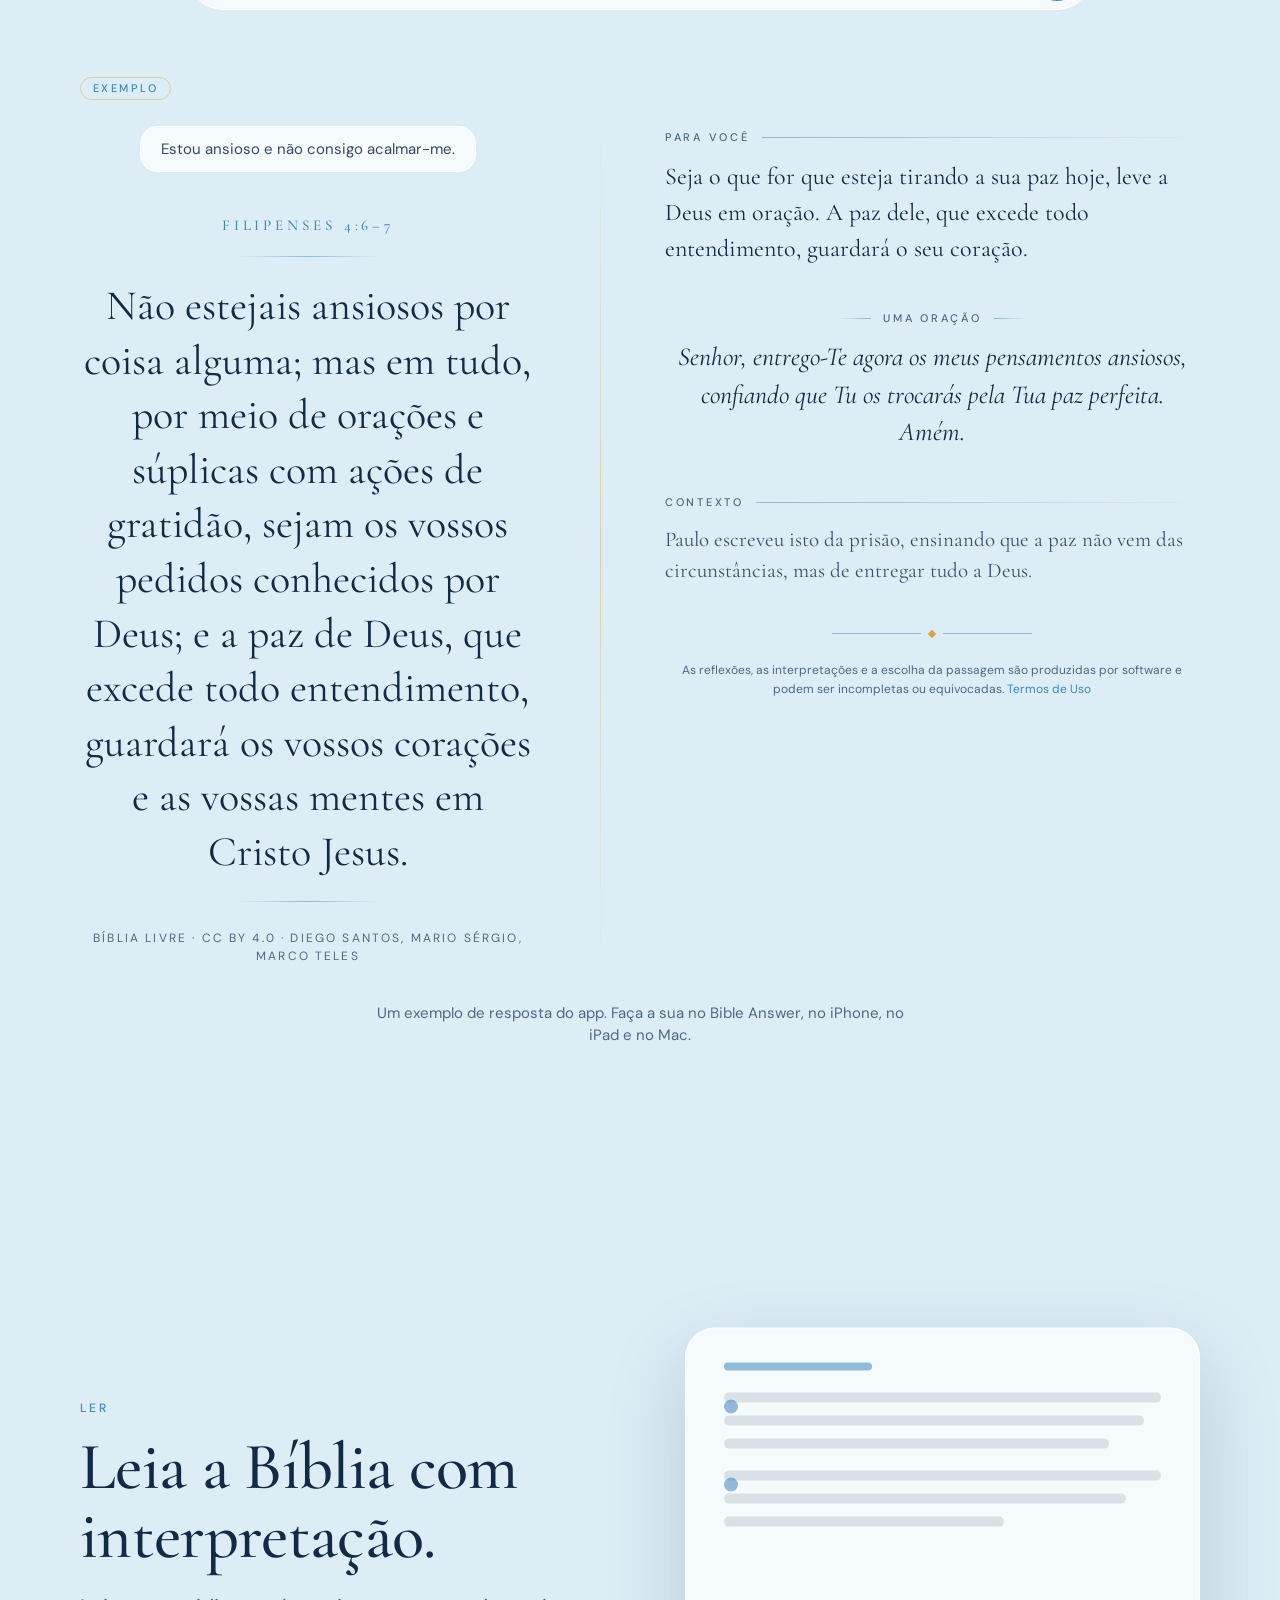
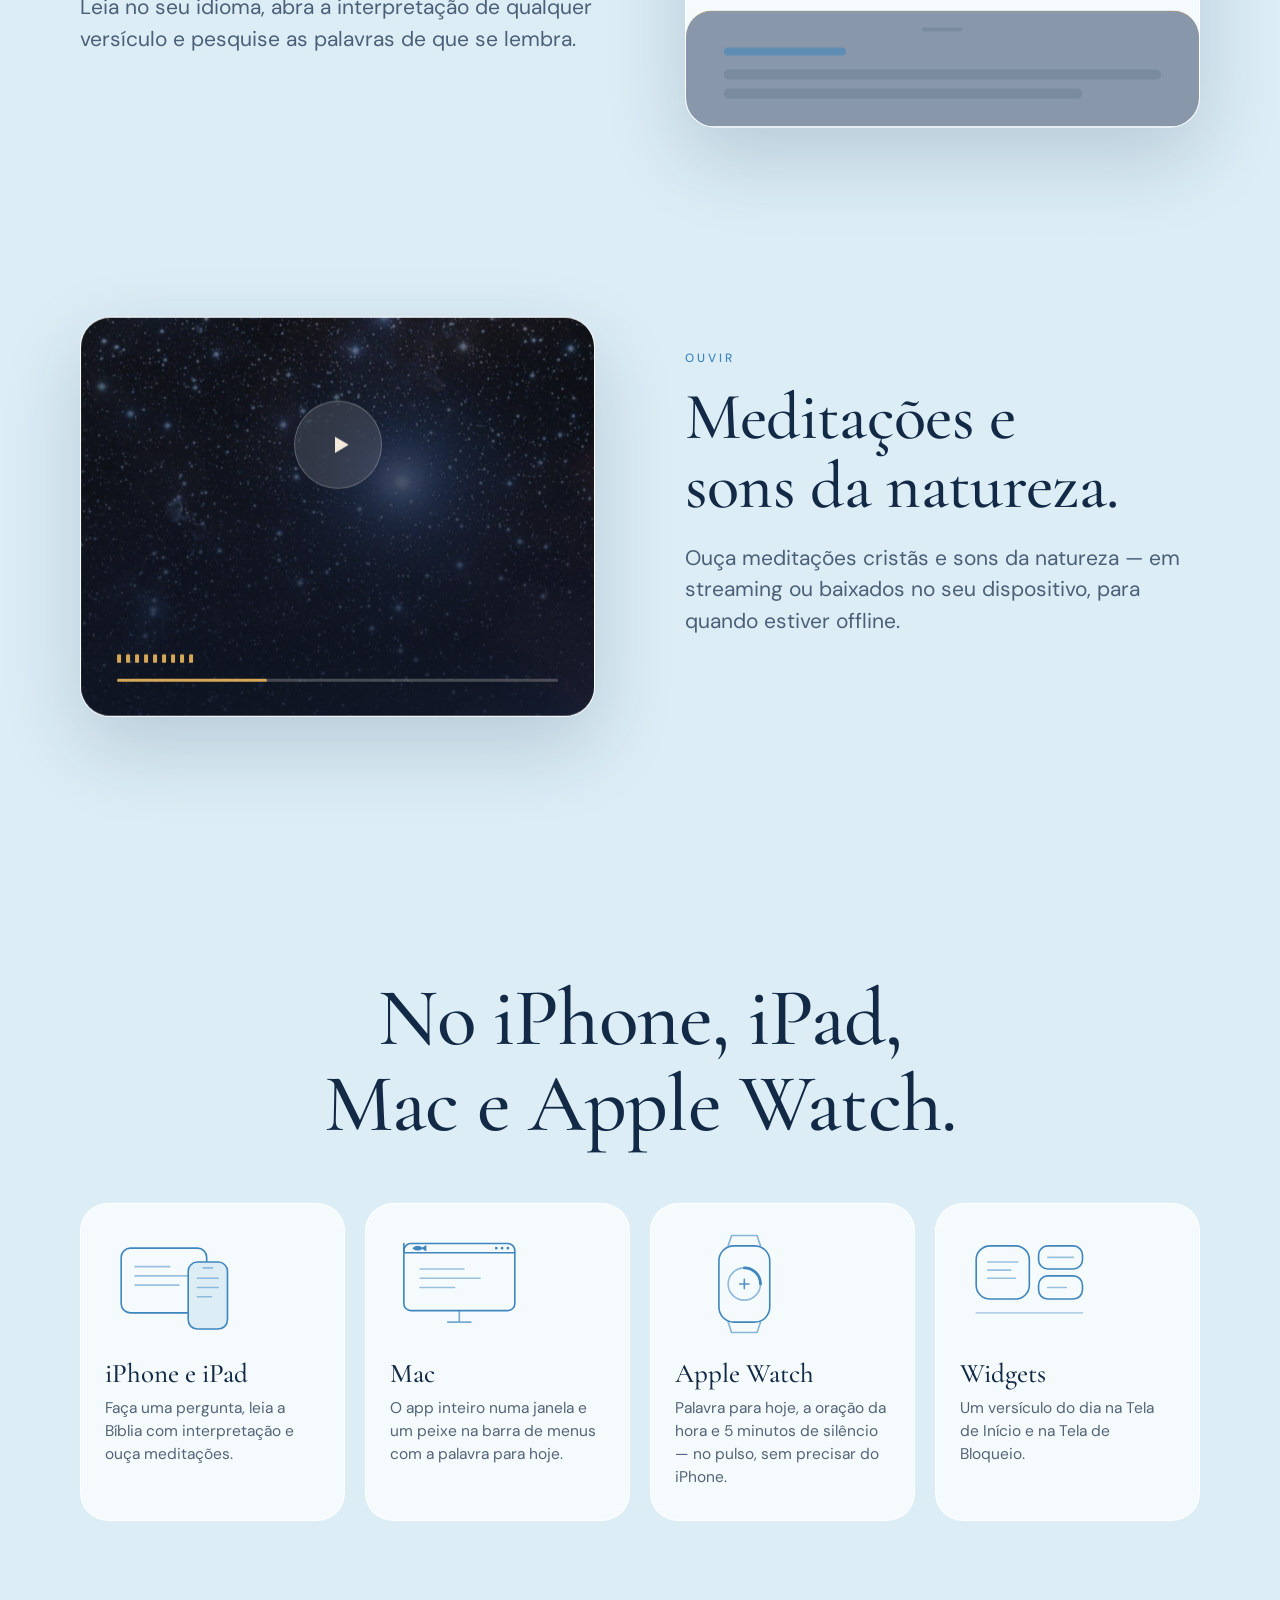
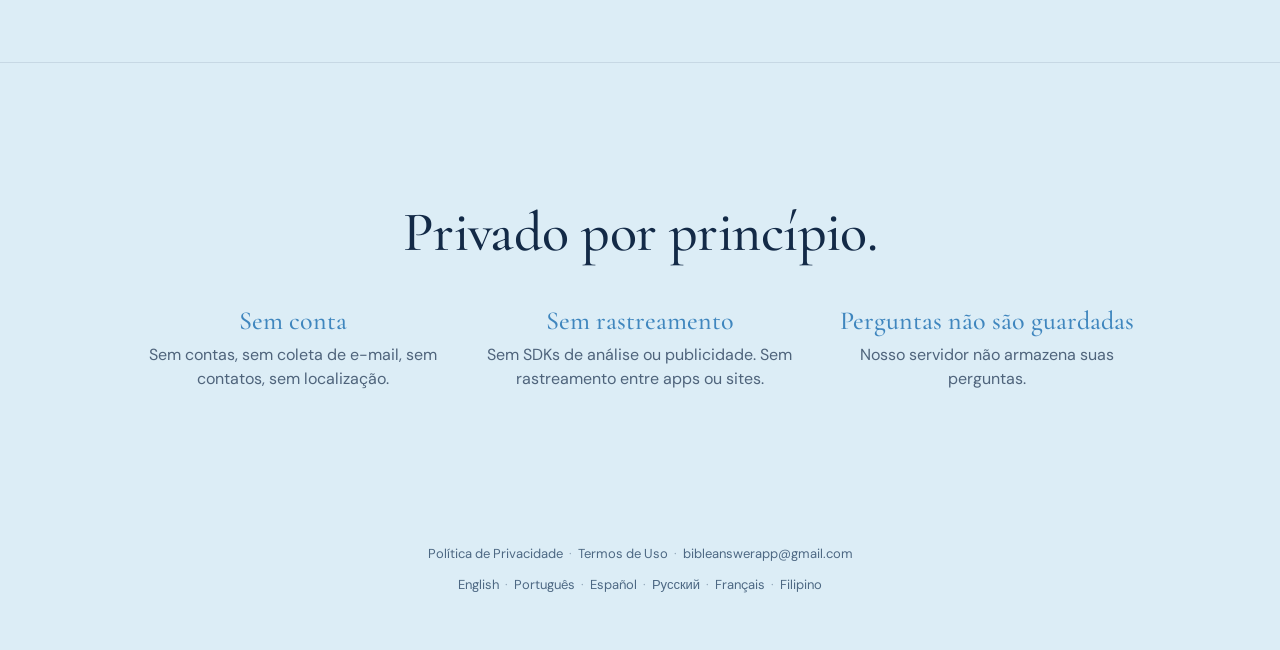
<file: bible-answer/pt/index.html>
<!doctype html>
<html lang="pt-BR">
<head>
<meta charset="utf-8">
<meta name="viewport" content="width=device-width,initial-scale=1,viewport-fit=cover">
<meta http-equiv="Content-Security-Policy" content="default-src 'none'; script-src 'self' 'sha256-Du+OJKJSbdUgz5nrHeWWINvez6XKDDU/tyj/5c2uvwo='; style-src 'self' 'unsafe-inline'; img-src 'self' data:; font-src 'self'; connect-src 'none'; base-uri 'none'; form-action 'none'">
<title>Bible Answer — Versículos para o que você sente</title>
<meta name="description" content="Conte ao Bible Answer como você se sente e receba um versículo, uma reflexão e uma oração. Para iPhone, iPad, Mac e Apple Watch, em seis idiomas.">
<meta name="robots" content="index,follow,max-image-preview:large">
<link rel="canonical" href="https://artypeace.github.io/bible-answer/pt/">
<link rel="alternate" hreflang="en" href="https://artypeace.github.io/bible-answer/">
<link rel="alternate" hreflang="pt-BR" href="https://artypeace.github.io/bible-answer/pt/">
<link rel="alternate" hreflang="es" href="https://artypeace.github.io/bible-answer/es/">
<link rel="alternate" hreflang="ru" href="https://artypeace.github.io/bible-answer/ru/">
<link rel="alternate" hreflang="fr" href="https://artypeace.github.io/bible-answer/fr/">
<link rel="alternate" hreflang="fil" href="https://artypeace.github.io/bible-answer/fil/">
<link rel="alternate" hreflang="x-default" href="https://artypeace.github.io/bible-answer/">
<meta name="color-scheme" content="dark light">
<meta name="theme-color" content="#0F1628">
<meta property="og:type" content="website">
<meta property="og:site_name" content="Bible Answer">
<meta property="og:title" content="Bible Answer — Versículos para o que você sente">
<meta property="og:description" content="Conte ao Bible Answer como você se sente e receba um versículo, uma reflexão e uma oração. Para iPhone, iPad, Mac e Apple Watch, em seis idiomas.">
<meta property="og:url" content="https://artypeace.github.io/bible-answer/pt/">
<meta property="og:image" content="https://artypeace.github.io/bible-answer/assets/og.jpg">
<meta property="og:image:width" content="1200">
<meta property="og:image:height" content="630">
<meta property="og:image:alt" content="Bible Answer">
<meta property="og:locale" content="pt_BR">
<meta property="og:locale:alternate" content="en_US">
<meta property="og:locale:alternate" content="es_ES">
<meta property="og:locale:alternate" content="ru_RU">
<meta property="og:locale:alternate" content="fr_FR">
<meta property="og:locale:alternate" content="fil_PH">
<meta name="twitter:card" content="summary_large_image">
<meta name="twitter:title" content="Bible Answer — Versículos para o que você sente">
<meta name="twitter:description" content="Conte ao Bible Answer como você se sente e receba um versículo, uma reflexão e uma oração. Para iPhone, iPad, Mac e Apple Watch, em seis idiomas.">
<meta name="twitter:image" content="https://artypeace.github.io/bible-answer/assets/og.jpg">
<link rel="icon" type="image/png" sizes="32x32" href="../assets/favicon-32.png">
<link rel="apple-touch-icon" href="../assets/apple-touch-icon.png">
<link rel="preload" href="../fonts/cormorant-garamond.woff2" as="font" type="font/woff2" crossorigin>
<link rel="stylesheet" href="../site.css">
<script>document.documentElement.classList.add('js')</script>
<script type="application/ld+json">
{
 "@context": "https://schema.org",
 "@graph": [
  {
   "@type": "WebSite",
   "@id": "https://artypeace.github.io/bible-answer/#site",
   "name": "Bible Answer",
   "url": "https://artypeace.github.io/bible-answer/",
   "inLanguage": [
    "en",
    "pt-BR",
    "es",
    "ru",
    "fr",
    "fil"
   ]
  },
  {
   "@type": "MobileApplication",
   "@id": "https://artypeace.github.io/bible-answer/#app",
   "name": "Bible Answer",
   "description": "Conte ao Bible Answer como você se sente e receba um versículo, uma reflexão e uma oração. Para iPhone, iPad, Mac e Apple Watch, em seis idiomas.",
   "applicationCategory": "LifestyleApplication",
   "operatingSystem": "iOS, iPadOS, macOS, watchOS",
   "inLanguage": [
    "en",
    "pt-BR",
    "es",
    "ru",
    "fr",
    "fil"
   ],
   "url": "https://artypeace.github.io/bible-answer/pt/",
   "image": "https://artypeace.github.io/bible-answer/assets/og.jpg"
  }
 ]
}
</script>
</head>
<body>
<a class="skip" href="#main">Ir para o conteúdo</a>
<div class="sky" aria-hidden="true"><div class="sky__img"></div><div class="stars" id="stars"></div><div class="sky__veil"></div></div>

<header class="nav">
  <div class="nav__in">
    <a class="mark" href="../pt/">Bible Answer</a>
    <nav class="nav__links" aria-label="Bible Answer">
      <a href="#ask">Perguntar</a>
      <a href="#read">Ler</a>
      <a href="#listen">Ouvir</a>
      <a href="#devices">Dispositivos</a>
      <a href="#private">Privacidade</a>
    </nav>
    <div class="nav__tools">
      <details class="langmenu"><summary aria-label="Idioma">Português</summary><ul><li><a href="../" lang="en" hreflang="en">English</a></li><li><a href="../pt/" lang="pt-BR" hreflang="pt-BR" aria-current="true">Português</a></li><li><a href="../es/" lang="es" hreflang="es">Español</a></li><li><a href="../ru/" lang="ru" hreflang="ru">Русский</a></li><li><a href="../fr/" lang="fr" hreflang="fr">Français</a></li><li><a href="../fil/" lang="fil" hreflang="fil">Filipino</a></li></ul></details>
      
    </div>
  </div>
</header>

<main id="main">
  <section class="hero" aria-labelledby="h-hero">
    <div class="hero__in" id="heroIn">
      <img class="hero__icon rise" style="--i:0" src="../assets/icon.png" width="96" height="96" alt="Bible Answer">
      <h1 id="h-hero" class="rise" style="--i:1">A Palavra de Deus para cada momento</h1>
      <p class="hero__sub rise" style="--i:2">Compartilhe o que está em seu coração e receba uma resposta baseada na Bíblia.</p>
      <div class="hero__cta rise" style="--i:3">
        
        <a class="btn btn--gold" href="#ask">Veja como funciona</a>
      </div>
      <p class="hero__langs rise" style="--i:4"><a href="../" lang="en" hreflang="en">English</a> · <a href="../pt/" lang="pt-BR" hreflang="pt-BR">Português</a> · <a href="../es/" lang="es" hreflang="es">Español</a> · <a href="../ru/" lang="ru" hreflang="ru">Русский</a> · <a href="../fr/" lang="fr" hreflang="fr">Français</a> · <a href="../fil/" lang="fil" hreflang="fil">Filipino</a></p>
    </div>
    <svg class="hero__hint ico" viewBox="0 0 24 24" aria-hidden="true"><path d="M6 9l6 6 6-6"/></svg>
  </section>

  <section class="section ask" id="ask" aria-labelledby="h-ask">
    <div class="wrap">
      <h2 id="h-ask" class="reveal">Como você está se sentindo hoje?</h2>
      <p class="lede reveal" style="--d:.1s">Compartilhe o que está em seu coração e receba uma resposta baseada na Bíblia.</p>
      <div class="demo reveal" style="--d:.15s" data-demo>
        <div class="demo__ask" aria-hidden="true">
          <div class="feelings"><div class="chip-lg first"><span class="disc"><svg class="ico" viewBox="0 0 24 24" aria-hidden="true"><use href="../assets/feelings.svg#feel-anxious"></use></svg></span><span>Me sinto ansioso</span></div><div class="chip-lg"><span class="disc"><svg class="ico" viewBox="0 0 24 24" aria-hidden="true"><use href="../assets/feelings.svg#feel-lonely"></use></svg></span><span>Me sinto só</span></div><div class="chip-lg"><span class="disc"><svg class="ico" viewBox="0 0 24 24" aria-hidden="true"><use href="../assets/feelings.svg#feel-future"></use></svg></span><span>Tenho medo do futuro</span></div><div class="chip-lg"><span class="disc"><svg class="ico" viewBox="0 0 24 24" aria-hidden="true"><use href="../assets/feelings.svg#feel-overwhelmed"></use></svg></span><span>Não consigo lidar</span></div><div class="chip-lg"><span class="disc"><svg class="ico" viewBox="0 0 24 24" aria-hidden="true"><use href="../assets/feelings.svg#feel-exhausted"></use></svg></span><span>Sem forças</span></div><div class="chip-lg"><span class="disc"><svg class="ico" viewBox="0 0 24 24" aria-hidden="true"><use href="../assets/feelings.svg#feel-lost"></use></svg></span><span>Me perdi</span></div></div>
          <div class="good">Com coração grato</div>
          <div class="pills"><span class="pill pill--warm"><svg class="ico" viewBox="0 0 24 24" aria-hidden="true"><use href="../assets/feelings.svg#feel-gratitude"></use></svg><span>Sinto gratidão</span></span><span class="pill pill--warm"><svg class="ico" viewBox="0 0 24 24" aria-hidden="true"><use href="../assets/feelings.svg#feel-joy"></use></svg><span>Cheio de alegria</span></span><span class="pill pill--warm"><svg class="ico" viewBox="0 0 24 24" aria-hidden="true"><use href="../assets/feelings.svg#feel-praise"></use></svg><span>Quero louvar a Deus</span></span><span class="pill pill--warm"><svg class="ico" viewBox="0 0 24 24" aria-hidden="true"><use href="../assets/feelings.svg#feel-goodnews"></use></svg><span>Algo bom aconteceu</span></span><span class="pill pill--warm"><svg class="ico" viewBox="0 0 24 24" aria-hidden="true"><use href="../assets/feelings.svg#feel-peace"></use></svg><span>Sinto paz</span></span></div>
          <div class="composer demo__composer"><span class="demo__input"><span class="typed" style="--n:39">Estou ansioso e não consigo acalmar-me.</span><span class="caret"></span></span><span class="send"><svg class="ico" viewBox="0 0 24 24"><path d="M12 19V5"/><path d="M5 12l7-7 7 7"/></svg></span></div>
        </div>
        <article class="answer demo__answer" aria-label="Exemplo: Filipenses 4:6–7">
        <p class="tag">Exemplo</p>
        <div class="spread">
          <div class="verse-page">
            <div class="q part" style="--i:0">Estou ansioso e não consigo acalmar-me.</div>
            <p class="ref part" style="--i:1">Filipenses 4:6–7</p>
            <hr class="hair part" style="--i:2">
            <blockquote class="verse part" style="--i:3">Não estejais ansiosos por coisa alguma; mas em tudo, por meio de orações e súplicas com ações de gratidão, sejam os vossos pedidos conhecidos por Deus; e a paz de Deus, que excede todo entendimento, guardará os vossos corações e as vossas mentes em Cristo Jesus.</blockquote>
            <hr class="hair part" style="--i:4">
            <div class="credit part" style="--i:5">Bíblia Livre · CC BY 4.0 · Diego Santos, Mario Sérgio, Marco Teles</div>
          </div>
          <div class="gutter"></div>
          <div class="reading">
            <div class="block part" style="--i:6"><div class="head"><h3 class="label">Para você</h3><i></i></div><p class="body">Seja o que for que esteja tirando a sua paz hoje, leve a Deus em oração. A paz dele, que excede todo entendimento, guardará o seu coração.</p></div>
            <div class="prayer part" style="--i:7"><div class="head"><i></i><h3 class="label">Uma Oração</h3><i></i></div><p>Senhor, entrego-Te agora os meus pensamentos ansiosos, confiando que Tu os trocarás pela Tua paz perfeita. Amém.</p></div>
            <div class="block part" style="--i:8"><div class="head"><h3 class="label">Contexto</h3><i></i></div><p class="body body--quiet">Paulo escreveu isto da prisão, ensinando que a paz não vem das circunstâncias, mas de entregar tudo a Deus.</p></div>
            <div class="diamond part" style="--i:9"><i></i><b></b><i></i></div>
            <p class="fine part" style="--i:10">As reflexões, as interpretações e a escolha da passagem são produzidas por software e podem ser incompletas ou equivocadas. <a href="../terms#pt">Termos de Uso</a></p>
          </div>
        </div>
      </article>
      </div>
      <p class="demo__note reveal">Um exemplo de resposta do app. Faça a sua no Bible Answer, no iPhone, no iPad e no Mac.</p>
      
    </div>
  </section>

  <section class="section" id="read" aria-labelledby="h-read">
    <div class="wrap">
      <div class="feature">
        <div class="feature__text reveal">
          <div class="eyebrow">Ler</div>
          <h2 id="h-read">Leia a Bíblia com interpretação.</h2>
          <p>Leia no seu idioma, abra a interpretação de qualquer versículo e pesquise as palavras de que se lembra.</p>
        </div>
        <div class="reveal" style="--d:.15s">
          <div class="card reader" data-parallax aria-hidden="true">
            <span class="skl skl--head"></span>
            <span class="skl"><b></b></span><span class="skl" style="width:96%"></span><span class="skl" style="width:88%"></span>
            <span class="skl" style="margin-top:22px"><b></b></span><span class="skl" style="width:92%"></span><span class="skl" style="width:64%"></span>
            <div class="sheet"><span class="skl skl--head" style="width:28%;margin-bottom:14px"></span><span class="skl" style="margin-top:9px"></span><span class="skl" style="width:82%;margin-top:9px"></span></div>
          </div>
        </div>
      </div>

      <div class="feature feature--flip" id="listen">
        <div class="feature__text reveal">
          <div class="eyebrow">Ouvir</div>
          <h2>Meditações e sons da natureza.</h2>
          <p>Ouça meditações cristãs e sons da natureza — em streaming ou baixados no seu dispositivo, para quando estiver offline.</p>
        </div>
        <div class="reveal" style="--d:.15s">
          <div class="card player" data-parallax aria-hidden="true">
            <div class="player__img"></div><div class="player__veil"></div>
            <div class="play"><svg viewBox="0 0 24 24"><path d="M8 5.5v13l11-6.5z"/></svg></div>
            <div class="eq"><i></i><i></i><i></i><i></i><i></i><i></i><i></i><i></i><i></i></div>
            <div class="bar"><i></i></div>
          </div>
        </div>
      </div>
    </div>
  </section>

  <section class="section platforms" id="devices" aria-labelledby="h-devices">
    <div class="wrap">
      <h2 id="h-devices" class="reveal">No iPhone, iPad, Mac e Apple Watch.</h2>
      <div class="device-grid"><article class="device reveal" style="--d:0s"><div class="device__art" aria-hidden="true"><svg viewBox="0 0 120 90" fill="none" stroke="currentColor" stroke-width="1.4" stroke-linecap="round" stroke-linejoin="round"><rect x="14" y="14" width="74" height="56" rx="8"/><path d="M26 30h30M26 38h46M26 46h38" opacity=".5"/><rect x="72" y="26" width="34" height="58" rx="8" fill="var(--bg)"/><path d="M80 40h18M80 48h18M80 56h12" opacity=".5"/><path d="M85 31h8" opacity=".5"/></svg></div><h3>iPhone e iPad</h3><p>Faça uma pergunta, leia a Bíblia com interpretação e ouça meditações.</p></article><article class="device reveal" style="--d:0.1s"><div class="device__art" aria-hidden="true"><svg viewBox="0 0 120 90" fill="none" stroke="currentColor" stroke-width="1.4" stroke-linecap="round" stroke-linejoin="round"><rect x="12" y="10" width="96" height="58" rx="6"/><path d="M12 18h96M12 10v8"/><path d="M92 14h.01M97 14h.01M102 14h.01" stroke-width="2.4"/><path d="M26 32h38M26 40h52M26 48h30" opacity=".5"/><path d="M50 78h20M60 68v10" opacity=".7"/><path d="M20 14q4-3 8 0q-4 3-8 0zM28 14l3-2v4z" fill="currentColor" stroke-width="1"/></svg></div><h3>Mac</h3><p>O app inteiro numa janela e um peixe na barra de menus com a palavra para hoje.</p></article><article class="device reveal" style="--d:0.2s"><div class="device__art" aria-hidden="true"><svg viewBox="0 0 120 90" fill="none" stroke="currentColor" stroke-width="1.4" stroke-linecap="round" stroke-linejoin="round"><rect x="38" y="12" width="44" height="66" rx="13"/><path d="M46 12l3-9h22l3 9M46 78l3 9h22l3-9" opacity=".6"/><circle cx="60" cy="45" r="14" opacity=".55"/><path d="M60 31a14 14 0 0 1 14 14" stroke-width="2.4"/><path d="M56 45h8M60 41v8" opacity=".9"/></svg></div><h3>Apple Watch</h3><p>Palavra para hoje, a oração da hora e 5 minutos de silêncio — no pulso, sem precisar do iPhone.</p></article><article class="device reveal" style="--d:0.3s"><div class="device__art" aria-hidden="true"><svg viewBox="0 0 120 90" fill="none" stroke="currentColor" stroke-width="1.4" stroke-linecap="round" stroke-linejoin="round"><rect x="14" y="12" width="46" height="46" rx="12"/><path d="M24 26h26M24 33h20M24 40h24" opacity=".5"/><rect x="68" y="12" width="38" height="20" rx="8"/><path d="M76 22h22" opacity=".5"/><rect x="68" y="38" width="38" height="20" rx="8"/><path d="M76 48h16" opacity=".5"/><path d="M14 70h92" opacity=".35"/></svg></div><h3>Widgets</h3><p>Um versículo do dia na Tela de Início e na Tela de Bloqueio.</p></article></div>
    </div>
  </section>

  <section class="section privacy" id="private" aria-labelledby="h-priv">
    <div class="wrap">
      <h2 id="h-priv" class="reveal">Privado por princípio.</h2>
      <div class="trio">
        <div class="reveal"><h3>Sem conta</h3><p>Sem contas, sem coleta de e-mail, sem contatos, sem localização.</p></div>
        <div class="reveal" style="--d:.12s"><h3>Sem rastreamento</h3><p>Sem SDKs de análise ou publicidade. Sem rastreamento entre apps ou sites.</p></div>
        <div class="reveal" style="--d:.24s"><h3>Perguntas não são guardadas</h3><p>Nosso servidor não armazena suas perguntas.</p></div>
      </div>
    </div>
  </section>
</main>

<footer class="foot">
  <p><a href="../privacy#pt">Política de Privacidade</a><span class="dot">·</span><a href="../terms#pt">Termos de Uso</a><span class="dot">·</span><a href="mailto:bibleanswerapp@gmail.com">bibleanswerapp@gmail.com</a></p>
  <p><a href="../" lang="en" hreflang="en">English</a><span class="dot">·</span><a href="../pt/" lang="pt-BR" hreflang="pt-BR">Português</a><span class="dot">·</span><a href="../es/" lang="es" hreflang="es">Español</a><span class="dot">·</span><a href="../ru/" lang="ru" hreflang="ru">Русский</a><span class="dot">·</span><a href="../fr/" lang="fr" hreflang="fr">Français</a><span class="dot">·</span><a href="../fil/" lang="fil" hreflang="fil">Filipino</a></p>
</footer>
<script src="../app.js" defer></script>
</body>
</html>
</file>
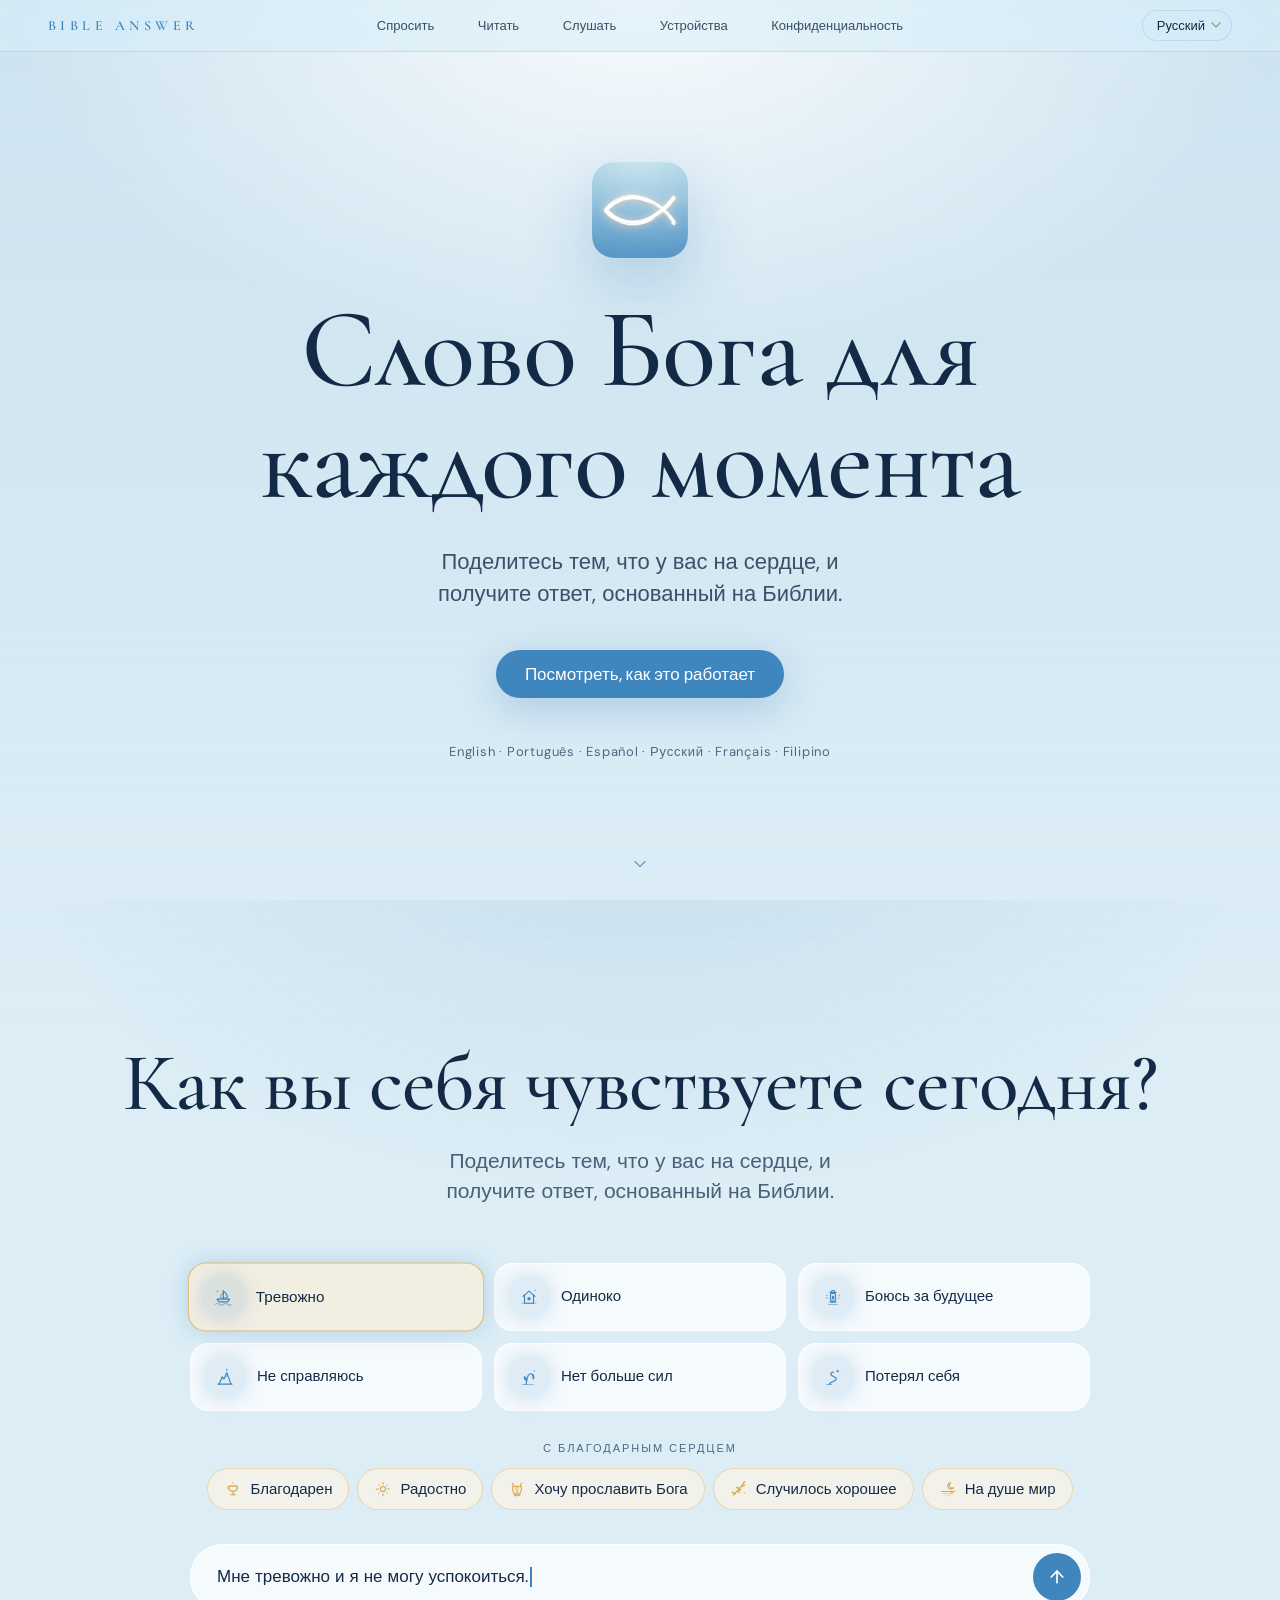
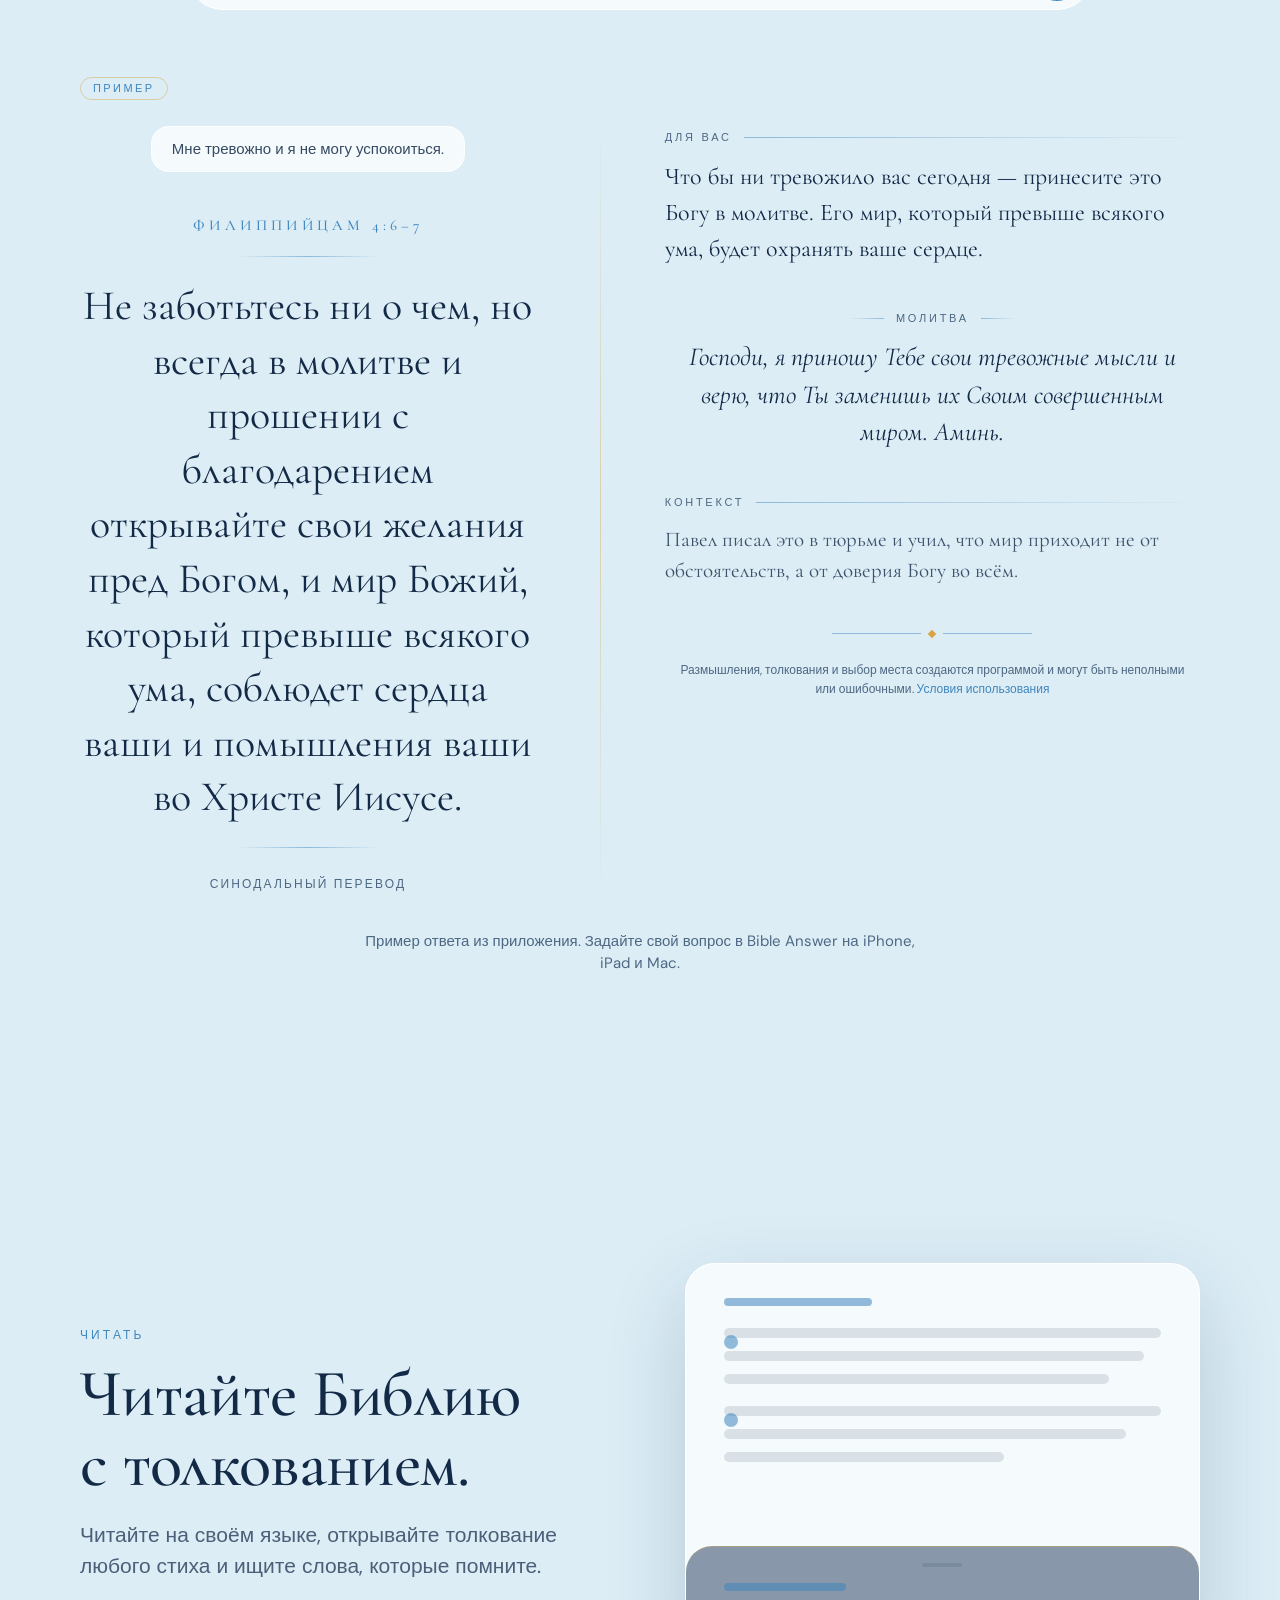
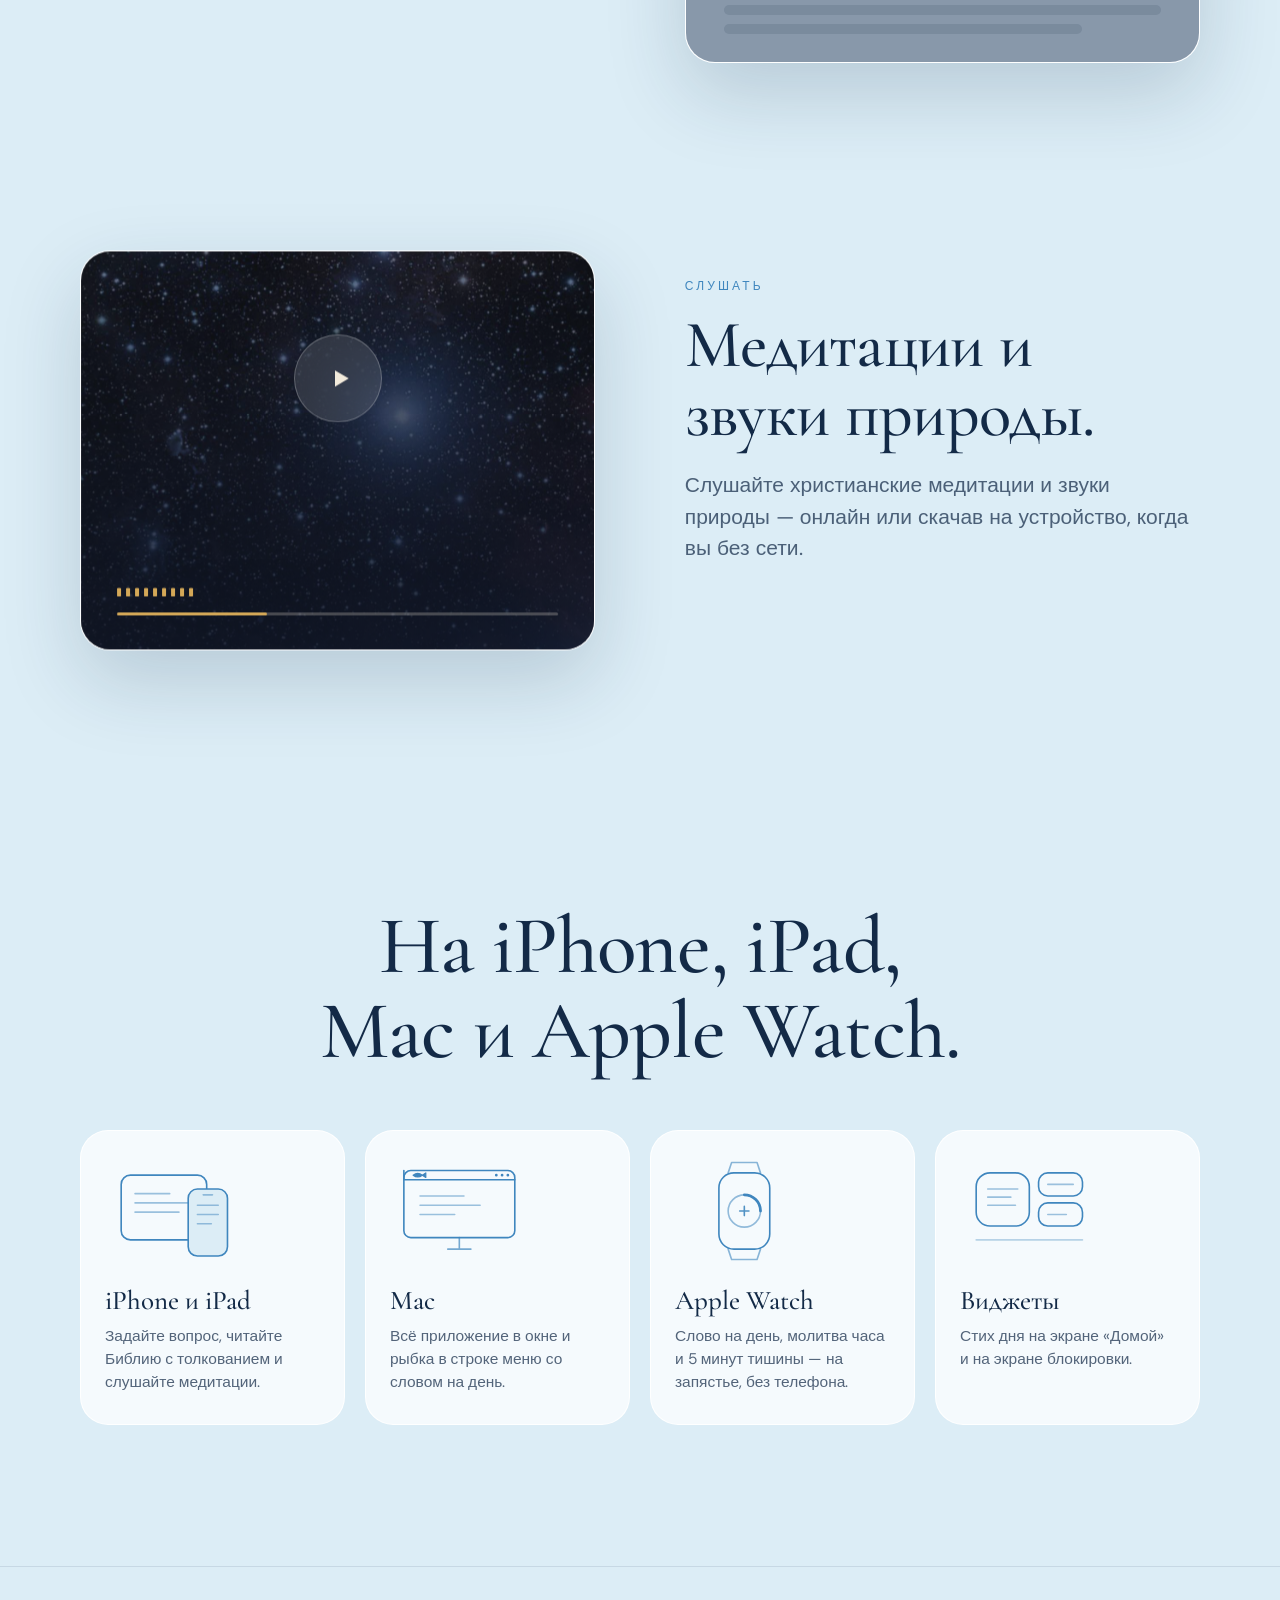
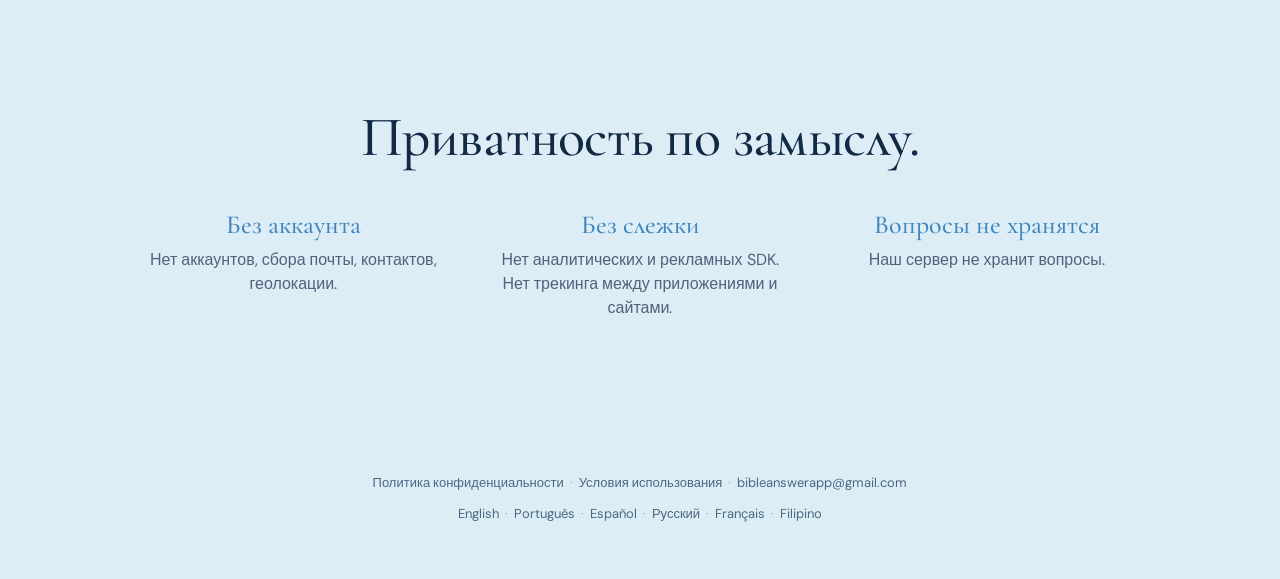
<file: bible-answer/ru/index.html>
<!doctype html>
<html lang="ru">
<head>
<meta charset="utf-8">
<meta name="viewport" content="width=device-width,initial-scale=1,viewport-fit=cover">
<meta http-equiv="Content-Security-Policy" content="default-src 'none'; script-src 'self' 'sha256-Du+OJKJSbdUgz5nrHeWWINvez6XKDDU/tyj/5c2uvwo='; style-src 'self' 'unsafe-inline'; img-src 'self' data:; font-src 'self'; connect-src 'none'; base-uri 'none'; form-action 'none'">
<title>Bible Answer — стих для вашего состояния</title>
<meta name="description" content="Расскажите Bible Answer, что у вас на сердце, и получите стих из Библии, короткое размышление и молитву. Для iPhone, iPad, Mac и Apple Watch, на шести языках.">
<meta name="robots" content="index,follow,max-image-preview:large">
<link rel="canonical" href="https://artypeace.github.io/bible-answer/ru/">
<link rel="alternate" hreflang="en" href="https://artypeace.github.io/bible-answer/">
<link rel="alternate" hreflang="pt-BR" href="https://artypeace.github.io/bible-answer/pt/">
<link rel="alternate" hreflang="es" href="https://artypeace.github.io/bible-answer/es/">
<link rel="alternate" hreflang="ru" href="https://artypeace.github.io/bible-answer/ru/">
<link rel="alternate" hreflang="fr" href="https://artypeace.github.io/bible-answer/fr/">
<link rel="alternate" hreflang="fil" href="https://artypeace.github.io/bible-answer/fil/">
<link rel="alternate" hreflang="x-default" href="https://artypeace.github.io/bible-answer/">
<meta name="color-scheme" content="dark light">
<meta name="theme-color" content="#0F1628">
<meta property="og:type" content="website">
<meta property="og:site_name" content="Bible Answer">
<meta property="og:title" content="Bible Answer — стих для вашего состояния">
<meta property="og:description" content="Расскажите Bible Answer, что у вас на сердце, и получите стих из Библии, короткое размышление и молитву. Для iPhone, iPad, Mac и Apple Watch, на шести языках.">
<meta property="og:url" content="https://artypeace.github.io/bible-answer/ru/">
<meta property="og:image" content="https://artypeace.github.io/bible-answer/assets/og.jpg">
<meta property="og:image:width" content="1200">
<meta property="og:image:height" content="630">
<meta property="og:image:alt" content="Bible Answer">
<meta property="og:locale" content="ru_RU">
<meta property="og:locale:alternate" content="en_US">
<meta property="og:locale:alternate" content="pt_BR">
<meta property="og:locale:alternate" content="es_ES">
<meta property="og:locale:alternate" content="fr_FR">
<meta property="og:locale:alternate" content="fil_PH">
<meta name="twitter:card" content="summary_large_image">
<meta name="twitter:title" content="Bible Answer — стих для вашего состояния">
<meta name="twitter:description" content="Расскажите Bible Answer, что у вас на сердце, и получите стих из Библии, короткое размышление и молитву. Для iPhone, iPad, Mac и Apple Watch, на шести языках.">
<meta name="twitter:image" content="https://artypeace.github.io/bible-answer/assets/og.jpg">
<link rel="icon" type="image/png" sizes="32x32" href="../assets/favicon-32.png">
<link rel="apple-touch-icon" href="../assets/apple-touch-icon.png">
<link rel="preload" href="../fonts/cormorant-garamond.woff2" as="font" type="font/woff2" crossorigin>
<link rel="stylesheet" href="../site.css">
<script>document.documentElement.classList.add('js')</script>
<script type="application/ld+json">
{
 "@context": "https://schema.org",
 "@graph": [
  {
   "@type": "WebSite",
   "@id": "https://artypeace.github.io/bible-answer/#site",
   "name": "Bible Answer",
   "url": "https://artypeace.github.io/bible-answer/",
   "inLanguage": [
    "en",
    "pt-BR",
    "es",
    "ru",
    "fr",
    "fil"
   ]
  },
  {
   "@type": "MobileApplication",
   "@id": "https://artypeace.github.io/bible-answer/#app",
   "name": "Bible Answer",
   "description": "Расскажите Bible Answer, что у вас на сердце, и получите стих из Библии, короткое размышление и молитву. Для iPhone, iPad, Mac и Apple Watch, на шести языках.",
   "applicationCategory": "LifestyleApplication",
   "operatingSystem": "iOS, iPadOS, macOS, watchOS",
   "inLanguage": [
    "en",
    "pt-BR",
    "es",
    "ru",
    "fr",
    "fil"
   ],
   "url": "https://artypeace.github.io/bible-answer/ru/",
   "image": "https://artypeace.github.io/bible-answer/assets/og.jpg"
  }
 ]
}
</script>
</head>
<body>
<a class="skip" href="#main">Перейти к содержимому</a>
<div class="sky" aria-hidden="true"><div class="sky__img"></div><div class="stars" id="stars"></div><div class="sky__veil"></div></div>

<header class="nav">
  <div class="nav__in">
    <a class="mark" href="../ru/">Bible Answer</a>
    <nav class="nav__links" aria-label="Bible Answer">
      <a href="#ask">Спросить</a>
      <a href="#read">Читать</a>
      <a href="#listen">Слушать</a>
      <a href="#devices">Устройства</a>
      <a href="#private">Конфиденциальность</a>
    </nav>
    <div class="nav__tools">
      <details class="langmenu"><summary aria-label="Язык">Русский</summary><ul><li><a href="../" lang="en" hreflang="en">English</a></li><li><a href="../pt/" lang="pt-BR" hreflang="pt-BR">Português</a></li><li><a href="../es/" lang="es" hreflang="es">Español</a></li><li><a href="../ru/" lang="ru" hreflang="ru" aria-current="true">Русский</a></li><li><a href="../fr/" lang="fr" hreflang="fr">Français</a></li><li><a href="../fil/" lang="fil" hreflang="fil">Filipino</a></li></ul></details>
      
    </div>
  </div>
</header>

<main id="main">
  <section class="hero" aria-labelledby="h-hero">
    <div class="hero__in" id="heroIn">
      <img class="hero__icon rise" style="--i:0" src="../assets/icon.png" width="96" height="96" alt="Bible Answer">
      <h1 id="h-hero" class="rise" style="--i:1">Слово Бога для каждого момента</h1>
      <p class="hero__sub rise" style="--i:2">Поделитесь тем, что у вас на сердце, и получите ответ, основанный на Библии.</p>
      <div class="hero__cta rise" style="--i:3">
        
        <a class="btn btn--gold" href="#ask">Посмотреть, как это работает</a>
      </div>
      <p class="hero__langs rise" style="--i:4"><a href="../" lang="en" hreflang="en">English</a> · <a href="../pt/" lang="pt-BR" hreflang="pt-BR">Português</a> · <a href="../es/" lang="es" hreflang="es">Español</a> · <a href="../ru/" lang="ru" hreflang="ru">Русский</a> · <a href="../fr/" lang="fr" hreflang="fr">Français</a> · <a href="../fil/" lang="fil" hreflang="fil">Filipino</a></p>
    </div>
    <svg class="hero__hint ico" viewBox="0 0 24 24" aria-hidden="true"><path d="M6 9l6 6 6-6"/></svg>
  </section>

  <section class="section ask" id="ask" aria-labelledby="h-ask">
    <div class="wrap">
      <h2 id="h-ask" class="reveal">Как вы себя чувствуете сегодня?</h2>
      <p class="lede reveal" style="--d:.1s">Поделитесь тем, что у вас на сердце, и получите ответ, основанный на Библии.</p>
      <div class="demo reveal" style="--d:.15s" data-demo>
        <div class="demo__ask" aria-hidden="true">
          <div class="feelings"><div class="chip-lg first"><span class="disc"><svg class="ico" viewBox="0 0 24 24" aria-hidden="true"><use href="../assets/feelings.svg#feel-anxious"></use></svg></span><span>Тревожно</span></div><div class="chip-lg"><span class="disc"><svg class="ico" viewBox="0 0 24 24" aria-hidden="true"><use href="../assets/feelings.svg#feel-lonely"></use></svg></span><span>Одиноко</span></div><div class="chip-lg"><span class="disc"><svg class="ico" viewBox="0 0 24 24" aria-hidden="true"><use href="../assets/feelings.svg#feel-future"></use></svg></span><span>Боюсь за будущее</span></div><div class="chip-lg"><span class="disc"><svg class="ico" viewBox="0 0 24 24" aria-hidden="true"><use href="../assets/feelings.svg#feel-overwhelmed"></use></svg></span><span>Не справляюсь</span></div><div class="chip-lg"><span class="disc"><svg class="ico" viewBox="0 0 24 24" aria-hidden="true"><use href="../assets/feelings.svg#feel-exhausted"></use></svg></span><span>Нет больше сил</span></div><div class="chip-lg"><span class="disc"><svg class="ico" viewBox="0 0 24 24" aria-hidden="true"><use href="../assets/feelings.svg#feel-lost"></use></svg></span><span>Потерял себя</span></div></div>
          <div class="good">С благодарным сердцем</div>
          <div class="pills"><span class="pill pill--warm"><svg class="ico" viewBox="0 0 24 24" aria-hidden="true"><use href="../assets/feelings.svg#feel-gratitude"></use></svg><span>Благодарен</span></span><span class="pill pill--warm"><svg class="ico" viewBox="0 0 24 24" aria-hidden="true"><use href="../assets/feelings.svg#feel-joy"></use></svg><span>Радостно</span></span><span class="pill pill--warm"><svg class="ico" viewBox="0 0 24 24" aria-hidden="true"><use href="../assets/feelings.svg#feel-praise"></use></svg><span>Хочу прославить Бога</span></span><span class="pill pill--warm"><svg class="ico" viewBox="0 0 24 24" aria-hidden="true"><use href="../assets/feelings.svg#feel-goodnews"></use></svg><span>Случилось хорошее</span></span><span class="pill pill--warm"><svg class="ico" viewBox="0 0 24 24" aria-hidden="true"><use href="../assets/feelings.svg#feel-peace"></use></svg><span>На душе мир</span></span></div>
          <div class="composer demo__composer"><span class="demo__input"><span class="typed" style="--n:37">Мне тревожно и я не могу успокоиться.</span><span class="caret"></span></span><span class="send"><svg class="ico" viewBox="0 0 24 24"><path d="M12 19V5"/><path d="M5 12l7-7 7 7"/></svg></span></div>
        </div>
        <article class="answer demo__answer" aria-label="Пример: Филиппийцам 4:6–7">
        <p class="tag">Пример</p>
        <div class="spread">
          <div class="verse-page">
            <div class="q part" style="--i:0">Мне тревожно и я не могу успокоиться.</div>
            <p class="ref part" style="--i:1">Филиппийцам 4:6–7</p>
            <hr class="hair part" style="--i:2">
            <blockquote class="verse part" style="--i:3">Не заботьтесь ни о чем, но всегда в молитве и прошении с благодарением открывайте свои желания пред Богом, и мир Божий, который превыше всякого ума, соблюдет сердца ваши и помышления ваши во Христе Иисусе.</blockquote>
            <hr class="hair part" style="--i:4">
            <div class="credit part" style="--i:5">Синодальный перевод</div>
          </div>
          <div class="gutter"></div>
          <div class="reading">
            <div class="block part" style="--i:6"><div class="head"><h3 class="label">Для вас</h3><i></i></div><p class="body">Что бы ни тревожило вас сегодня — принесите это Богу в молитве. Его мир, который превыше всякого ума, будет охранять ваше сердце.</p></div>
            <div class="prayer part" style="--i:7"><div class="head"><i></i><h3 class="label">Молитва</h3><i></i></div><p>Господи, я приношу Тебе свои тревожные мысли и верю, что Ты заменишь их Своим совершенным миром. Аминь.</p></div>
            <div class="block part" style="--i:8"><div class="head"><h3 class="label">Контекст</h3><i></i></div><p class="body body--quiet">Павел писал это в тюрьме и учил, что мир приходит не от обстоятельств, а от доверия Богу во всём.</p></div>
            <div class="diamond part" style="--i:9"><i></i><b></b><i></i></div>
            <p class="fine part" style="--i:10">Размышления, толкования и выбор места создаются программой и могут быть неполными или ошибочными. <a href="../terms#ru">Условия использования</a></p>
          </div>
        </div>
      </article>
      </div>
      <p class="demo__note reveal">Пример ответа из приложения. Задайте свой вопрос в Bible Answer на iPhone, iPad и Mac.</p>
      
    </div>
  </section>

  <section class="section" id="read" aria-labelledby="h-read">
    <div class="wrap">
      <div class="feature">
        <div class="feature__text reveal">
          <div class="eyebrow">Читать</div>
          <h2 id="h-read">Читайте Библию с толкованием.</h2>
          <p>Читайте на своём языке, открывайте толкование любого стиха и ищите слова, которые помните.</p>
        </div>
        <div class="reveal" style="--d:.15s">
          <div class="card reader" data-parallax aria-hidden="true">
            <span class="skl skl--head"></span>
            <span class="skl"><b></b></span><span class="skl" style="width:96%"></span><span class="skl" style="width:88%"></span>
            <span class="skl" style="margin-top:22px"><b></b></span><span class="skl" style="width:92%"></span><span class="skl" style="width:64%"></span>
            <div class="sheet"><span class="skl skl--head" style="width:28%;margin-bottom:14px"></span><span class="skl" style="margin-top:9px"></span><span class="skl" style="width:82%;margin-top:9px"></span></div>
          </div>
        </div>
      </div>

      <div class="feature feature--flip" id="listen">
        <div class="feature__text reveal">
          <div class="eyebrow">Слушать</div>
          <h2>Медитации и звуки природы.</h2>
          <p>Слушайте христианские медитации и звуки природы — онлайн или скачав на устройство, когда вы без сети.</p>
        </div>
        <div class="reveal" style="--d:.15s">
          <div class="card player" data-parallax aria-hidden="true">
            <div class="player__img"></div><div class="player__veil"></div>
            <div class="play"><svg viewBox="0 0 24 24"><path d="M8 5.5v13l11-6.5z"/></svg></div>
            <div class="eq"><i></i><i></i><i></i><i></i><i></i><i></i><i></i><i></i><i></i></div>
            <div class="bar"><i></i></div>
          </div>
        </div>
      </div>
    </div>
  </section>

  <section class="section platforms" id="devices" aria-labelledby="h-devices">
    <div class="wrap">
      <h2 id="h-devices" class="reveal">На iPhone, iPad, Mac и Apple Watch.</h2>
      <div class="device-grid"><article class="device reveal" style="--d:0s"><div class="device__art" aria-hidden="true"><svg viewBox="0 0 120 90" fill="none" stroke="currentColor" stroke-width="1.4" stroke-linecap="round" stroke-linejoin="round"><rect x="14" y="14" width="74" height="56" rx="8"/><path d="M26 30h30M26 38h46M26 46h38" opacity=".5"/><rect x="72" y="26" width="34" height="58" rx="8" fill="var(--bg)"/><path d="M80 40h18M80 48h18M80 56h12" opacity=".5"/><path d="M85 31h8" opacity=".5"/></svg></div><h3>iPhone и iPad</h3><p>Задайте вопрос, читайте Библию с толкованием и слушайте медитации.</p></article><article class="device reveal" style="--d:0.1s"><div class="device__art" aria-hidden="true"><svg viewBox="0 0 120 90" fill="none" stroke="currentColor" stroke-width="1.4" stroke-linecap="round" stroke-linejoin="round"><rect x="12" y="10" width="96" height="58" rx="6"/><path d="M12 18h96M12 10v8"/><path d="M92 14h.01M97 14h.01M102 14h.01" stroke-width="2.4"/><path d="M26 32h38M26 40h52M26 48h30" opacity=".5"/><path d="M50 78h20M60 68v10" opacity=".7"/><path d="M20 14q4-3 8 0q-4 3-8 0zM28 14l3-2v4z" fill="currentColor" stroke-width="1"/></svg></div><h3>Mac</h3><p>Всё приложение в окне и рыбка в строке меню со словом на день.</p></article><article class="device reveal" style="--d:0.2s"><div class="device__art" aria-hidden="true"><svg viewBox="0 0 120 90" fill="none" stroke="currentColor" stroke-width="1.4" stroke-linecap="round" stroke-linejoin="round"><rect x="38" y="12" width="44" height="66" rx="13"/><path d="M46 12l3-9h22l3 9M46 78l3 9h22l3-9" opacity=".6"/><circle cx="60" cy="45" r="14" opacity=".55"/><path d="M60 31a14 14 0 0 1 14 14" stroke-width="2.4"/><path d="M56 45h8M60 41v8" opacity=".9"/></svg></div><h3>Apple Watch</h3><p>Слово на день, молитва часа и 5 минут тишины — на запястье, без телефона.</p></article><article class="device reveal" style="--d:0.3s"><div class="device__art" aria-hidden="true"><svg viewBox="0 0 120 90" fill="none" stroke="currentColor" stroke-width="1.4" stroke-linecap="round" stroke-linejoin="round"><rect x="14" y="12" width="46" height="46" rx="12"/><path d="M24 26h26M24 33h20M24 40h24" opacity=".5"/><rect x="68" y="12" width="38" height="20" rx="8"/><path d="M76 22h22" opacity=".5"/><rect x="68" y="38" width="38" height="20" rx="8"/><path d="M76 48h16" opacity=".5"/><path d="M14 70h92" opacity=".35"/></svg></div><h3>Виджеты</h3><p>Стих дня на экране «Домой» и на экране блокировки.</p></article></div>
    </div>
  </section>

  <section class="section privacy" id="private" aria-labelledby="h-priv">
    <div class="wrap">
      <h2 id="h-priv" class="reveal">Приватность по замыслу.</h2>
      <div class="trio">
        <div class="reveal"><h3>Без аккаунта</h3><p>Нет аккаунтов, сбора почты, контактов, геолокации.</p></div>
        <div class="reveal" style="--d:.12s"><h3>Без слежки</h3><p>Нет аналитических и рекламных SDK. Нет трекинга между приложениями и сайтами.</p></div>
        <div class="reveal" style="--d:.24s"><h3>Вопросы не хранятся</h3><p>Наш сервер не хранит вопросы.</p></div>
      </div>
    </div>
  </section>
</main>

<footer class="foot">
  <p><a href="../privacy#ru">Политика конфиденциальности</a><span class="dot">·</span><a href="../terms#ru">Условия использования</a><span class="dot">·</span><a href="mailto:bibleanswerapp@gmail.com">bibleanswerapp@gmail.com</a></p>
  <p><a href="../" lang="en" hreflang="en">English</a><span class="dot">·</span><a href="../pt/" lang="pt-BR" hreflang="pt-BR">Português</a><span class="dot">·</span><a href="../es/" lang="es" hreflang="es">Español</a><span class="dot">·</span><a href="../ru/" lang="ru" hreflang="ru">Русский</a><span class="dot">·</span><a href="../fr/" lang="fr" hreflang="fr">Français</a><span class="dot">·</span><a href="../fil/" lang="fil" hreflang="fil">Filipino</a></p>
</footer>
<script src="../app.js" defer></script>
</body>
</html>
</file>
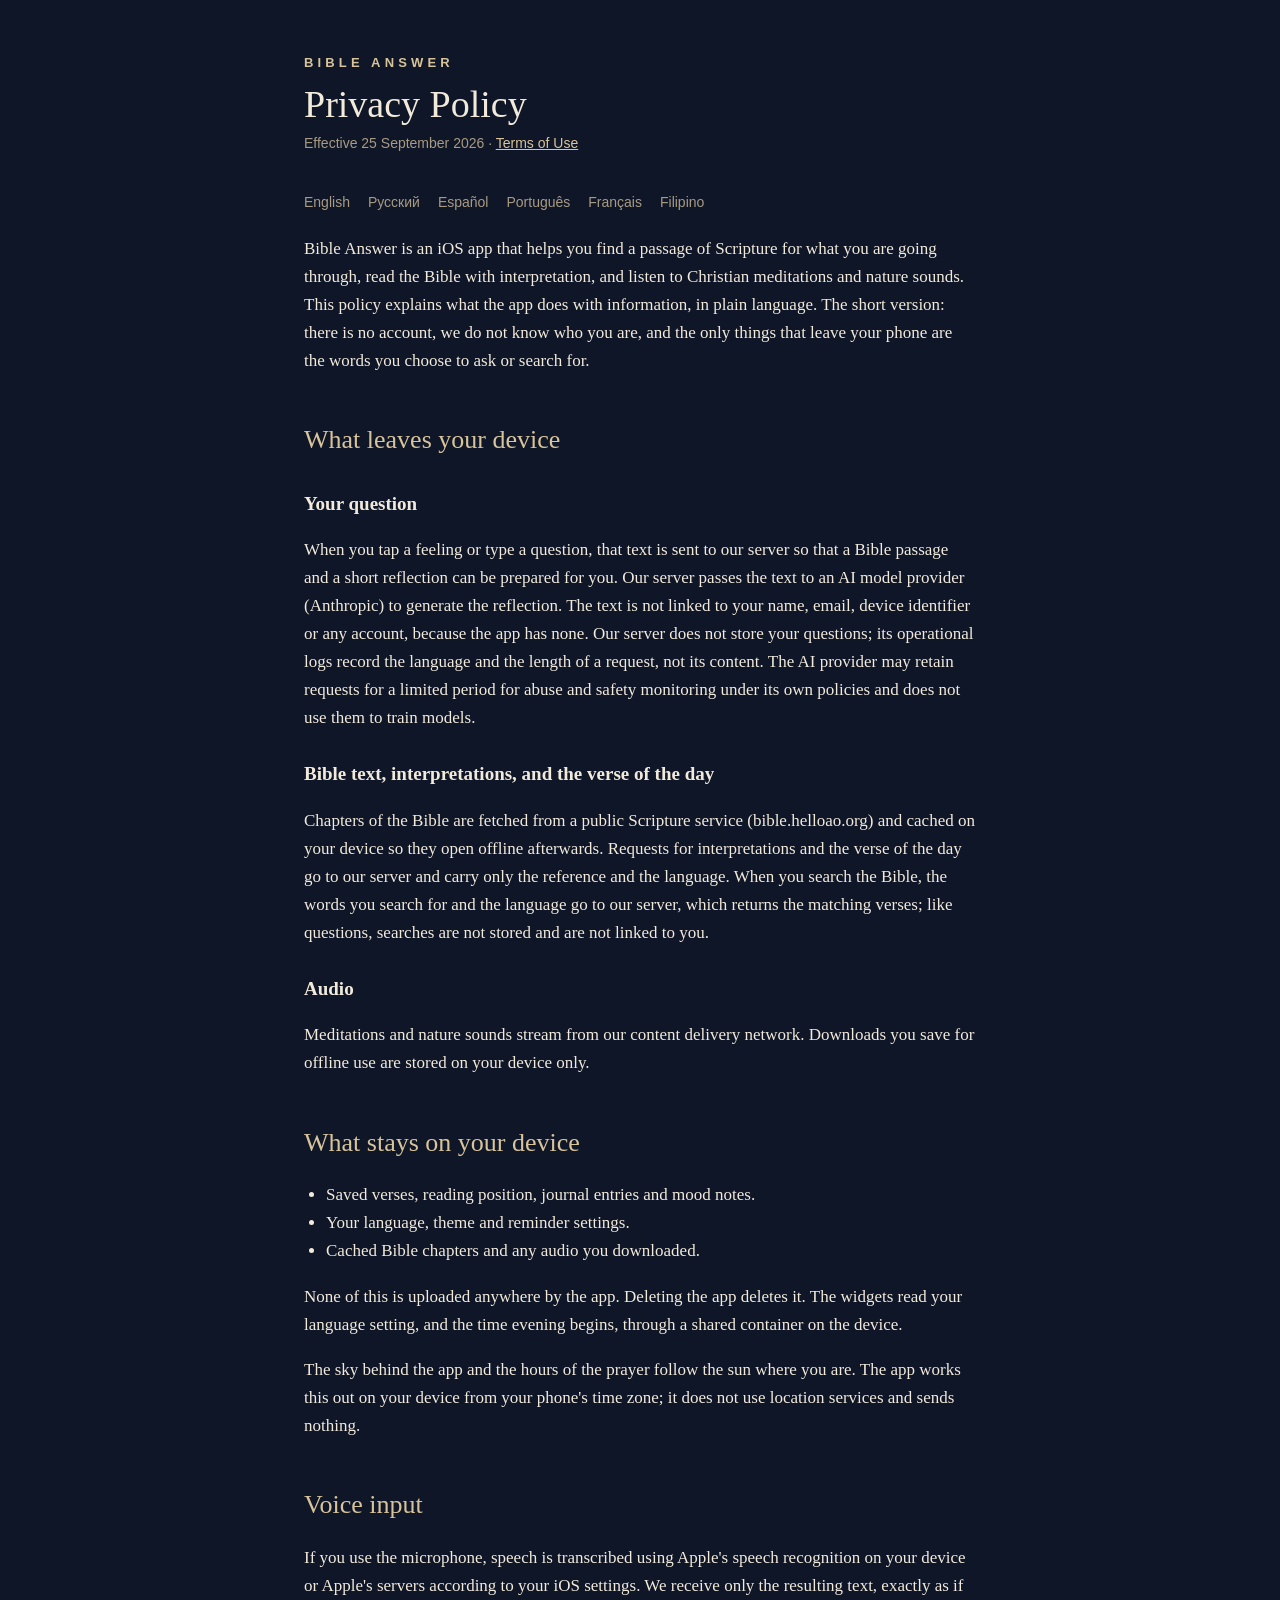
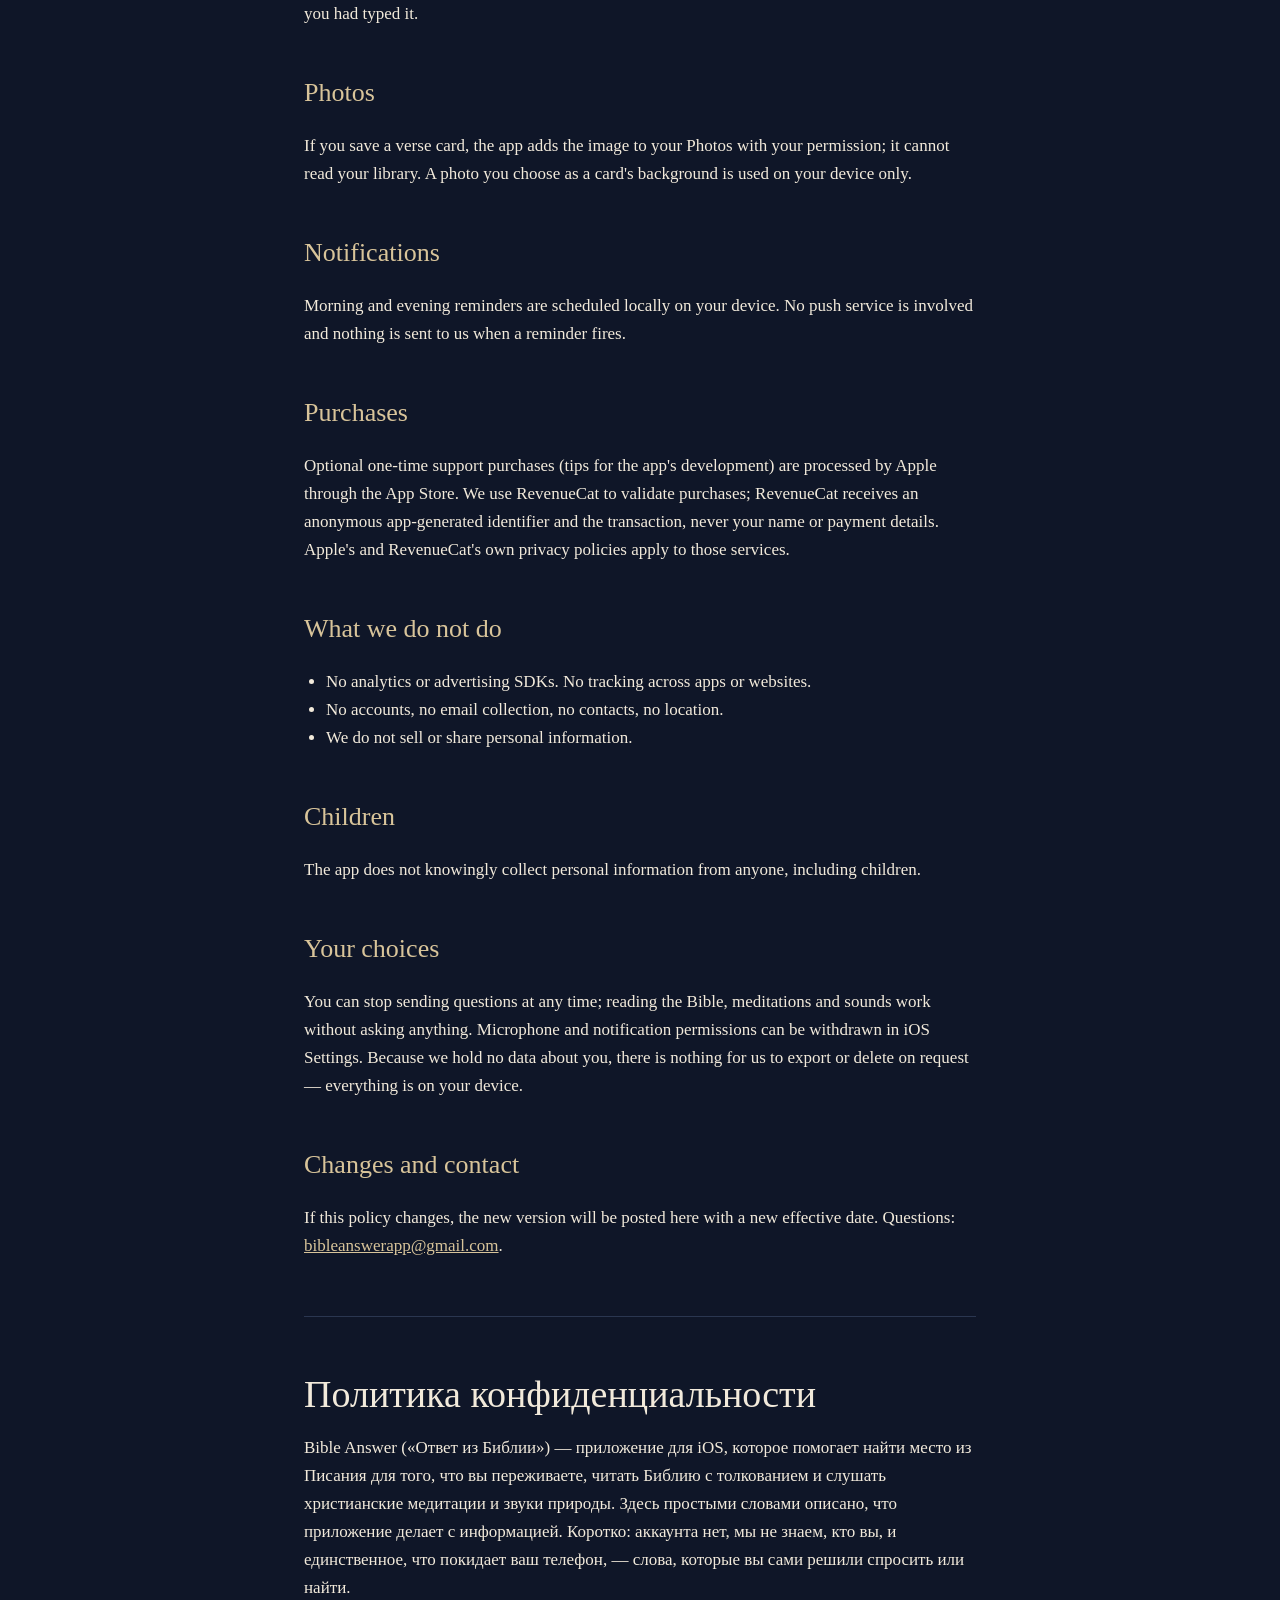
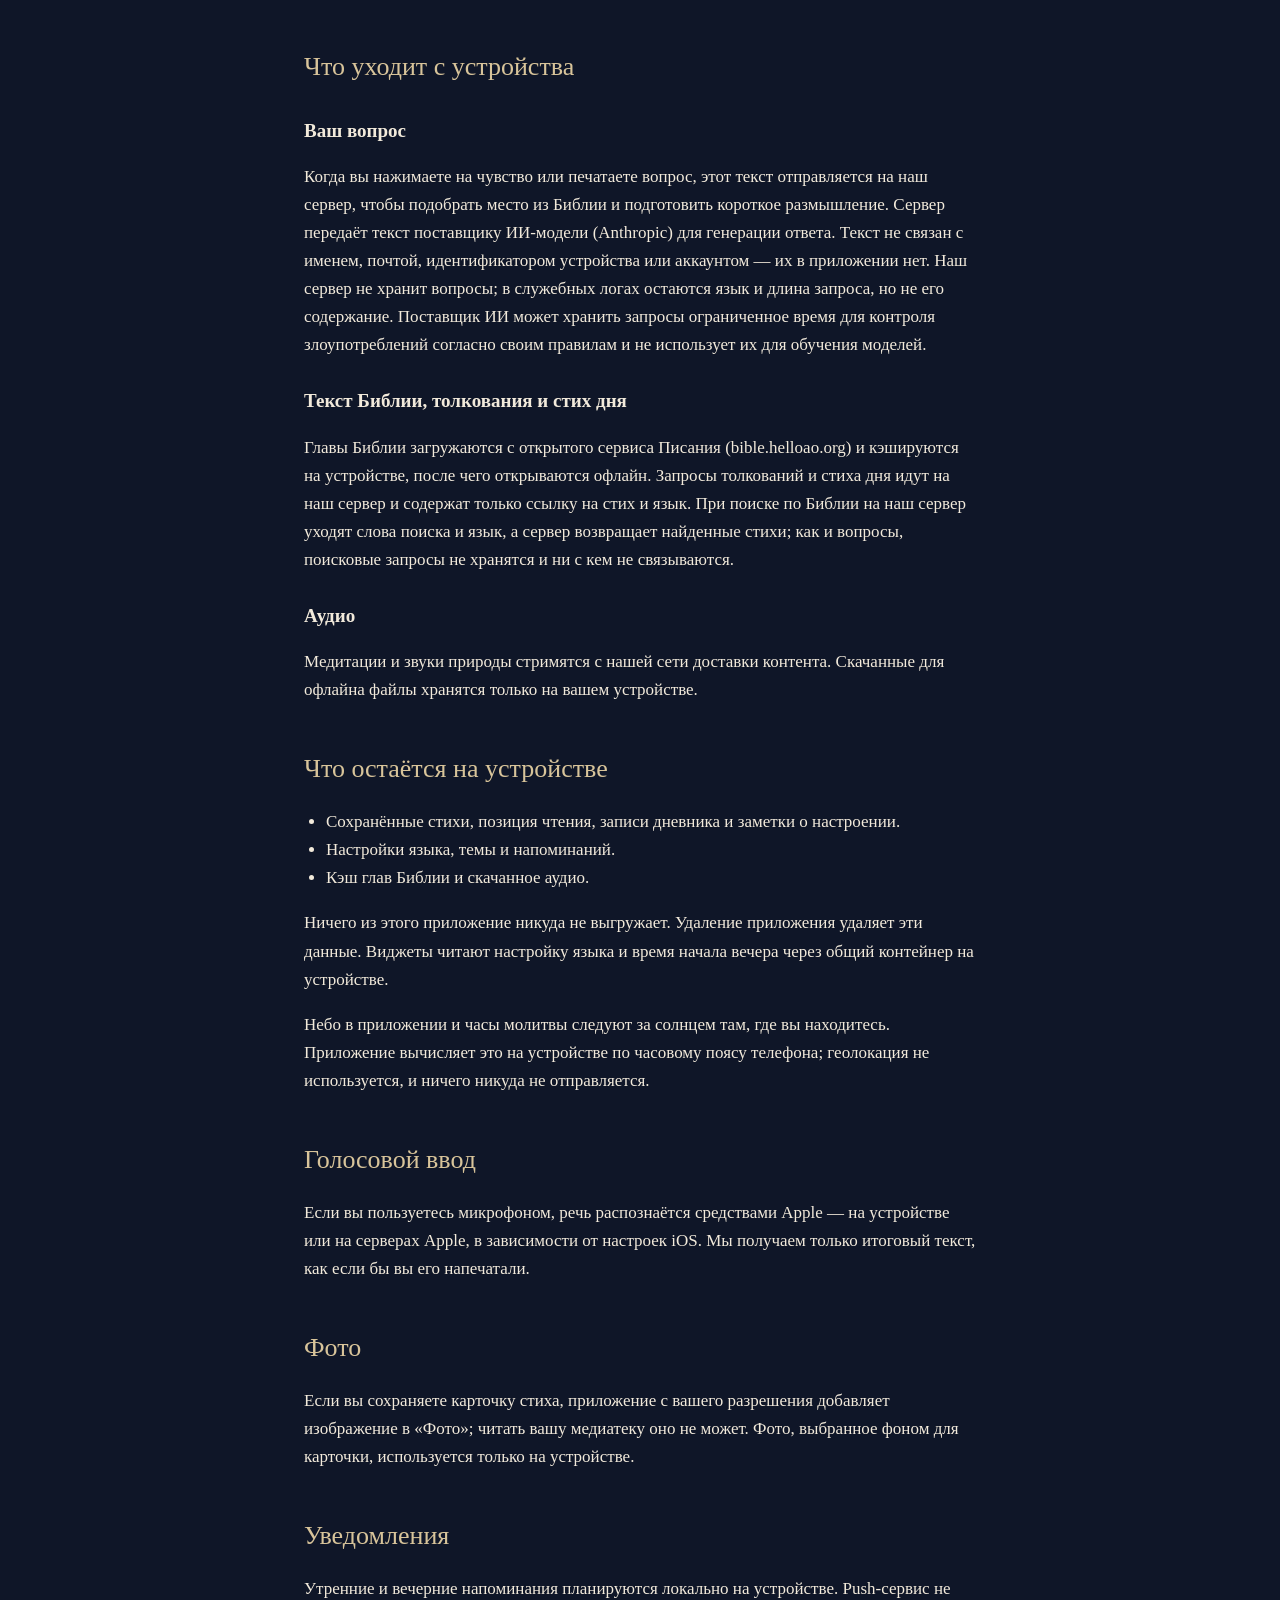
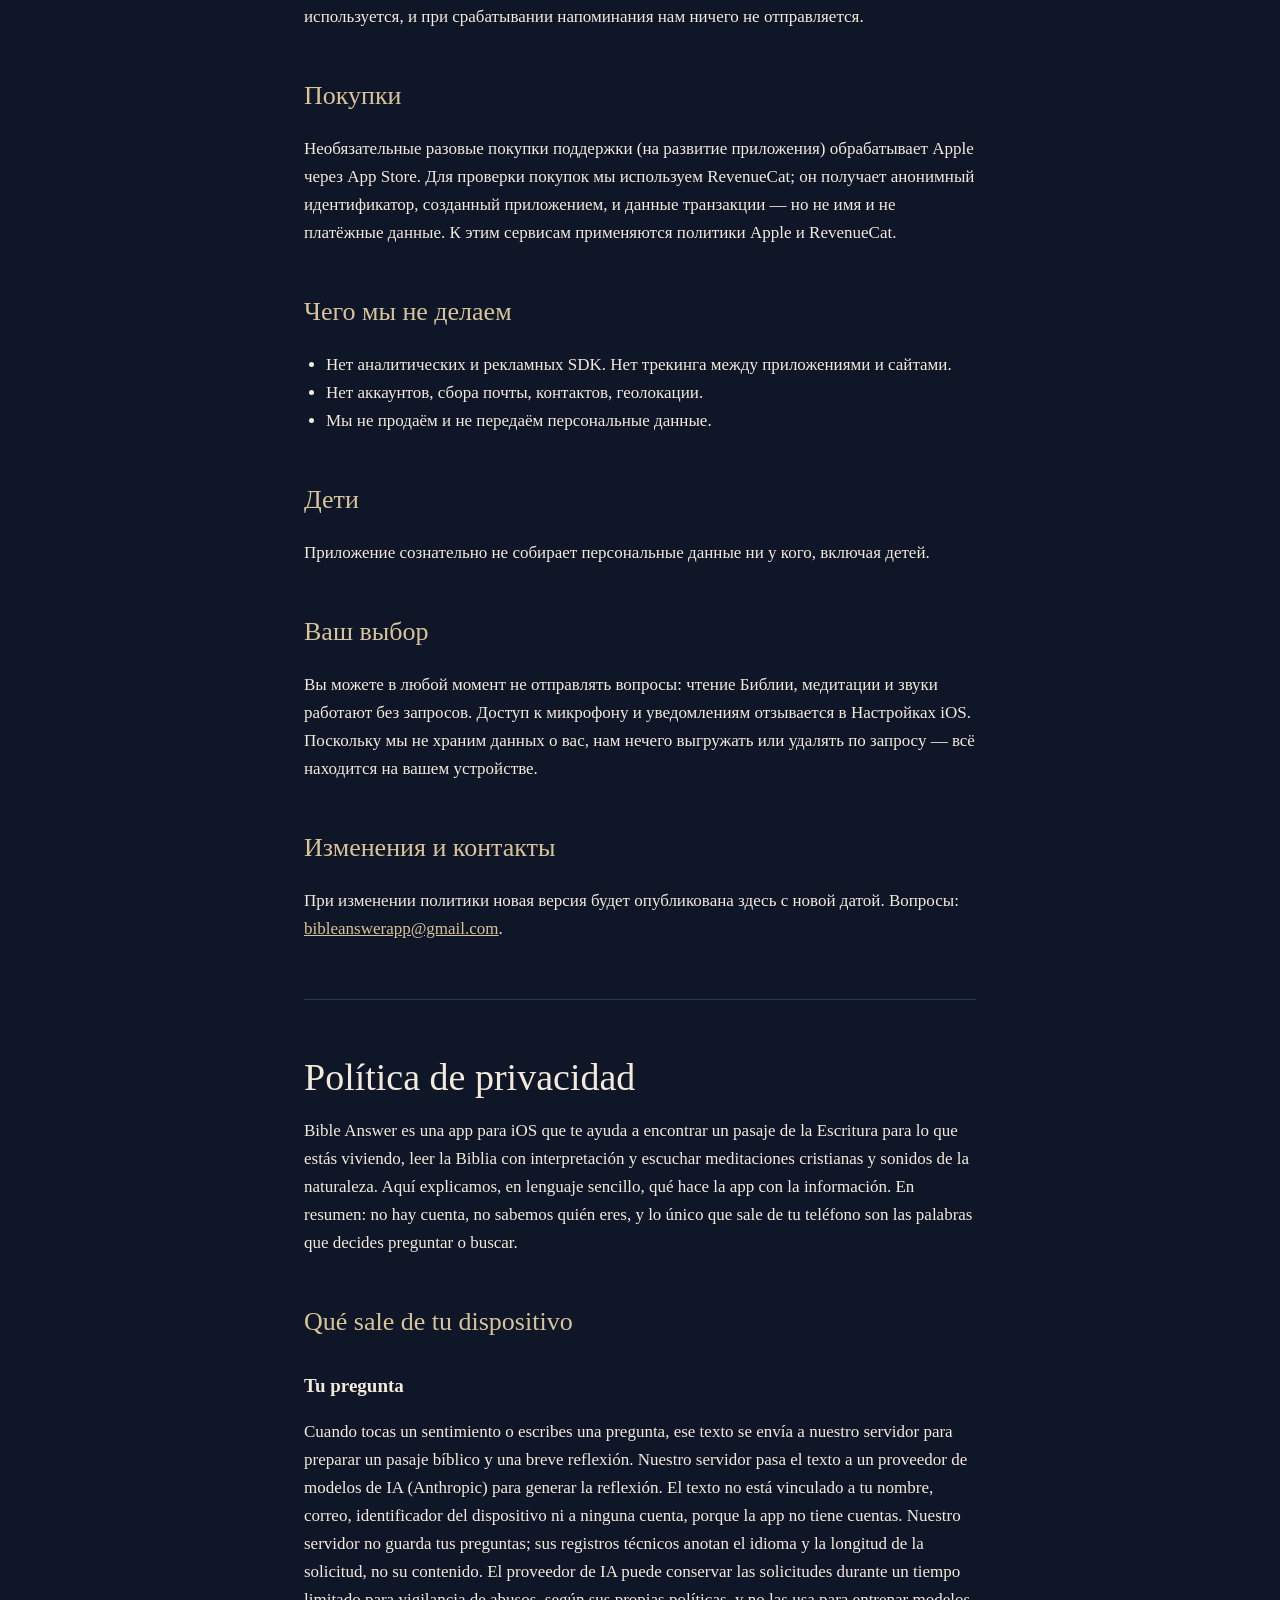
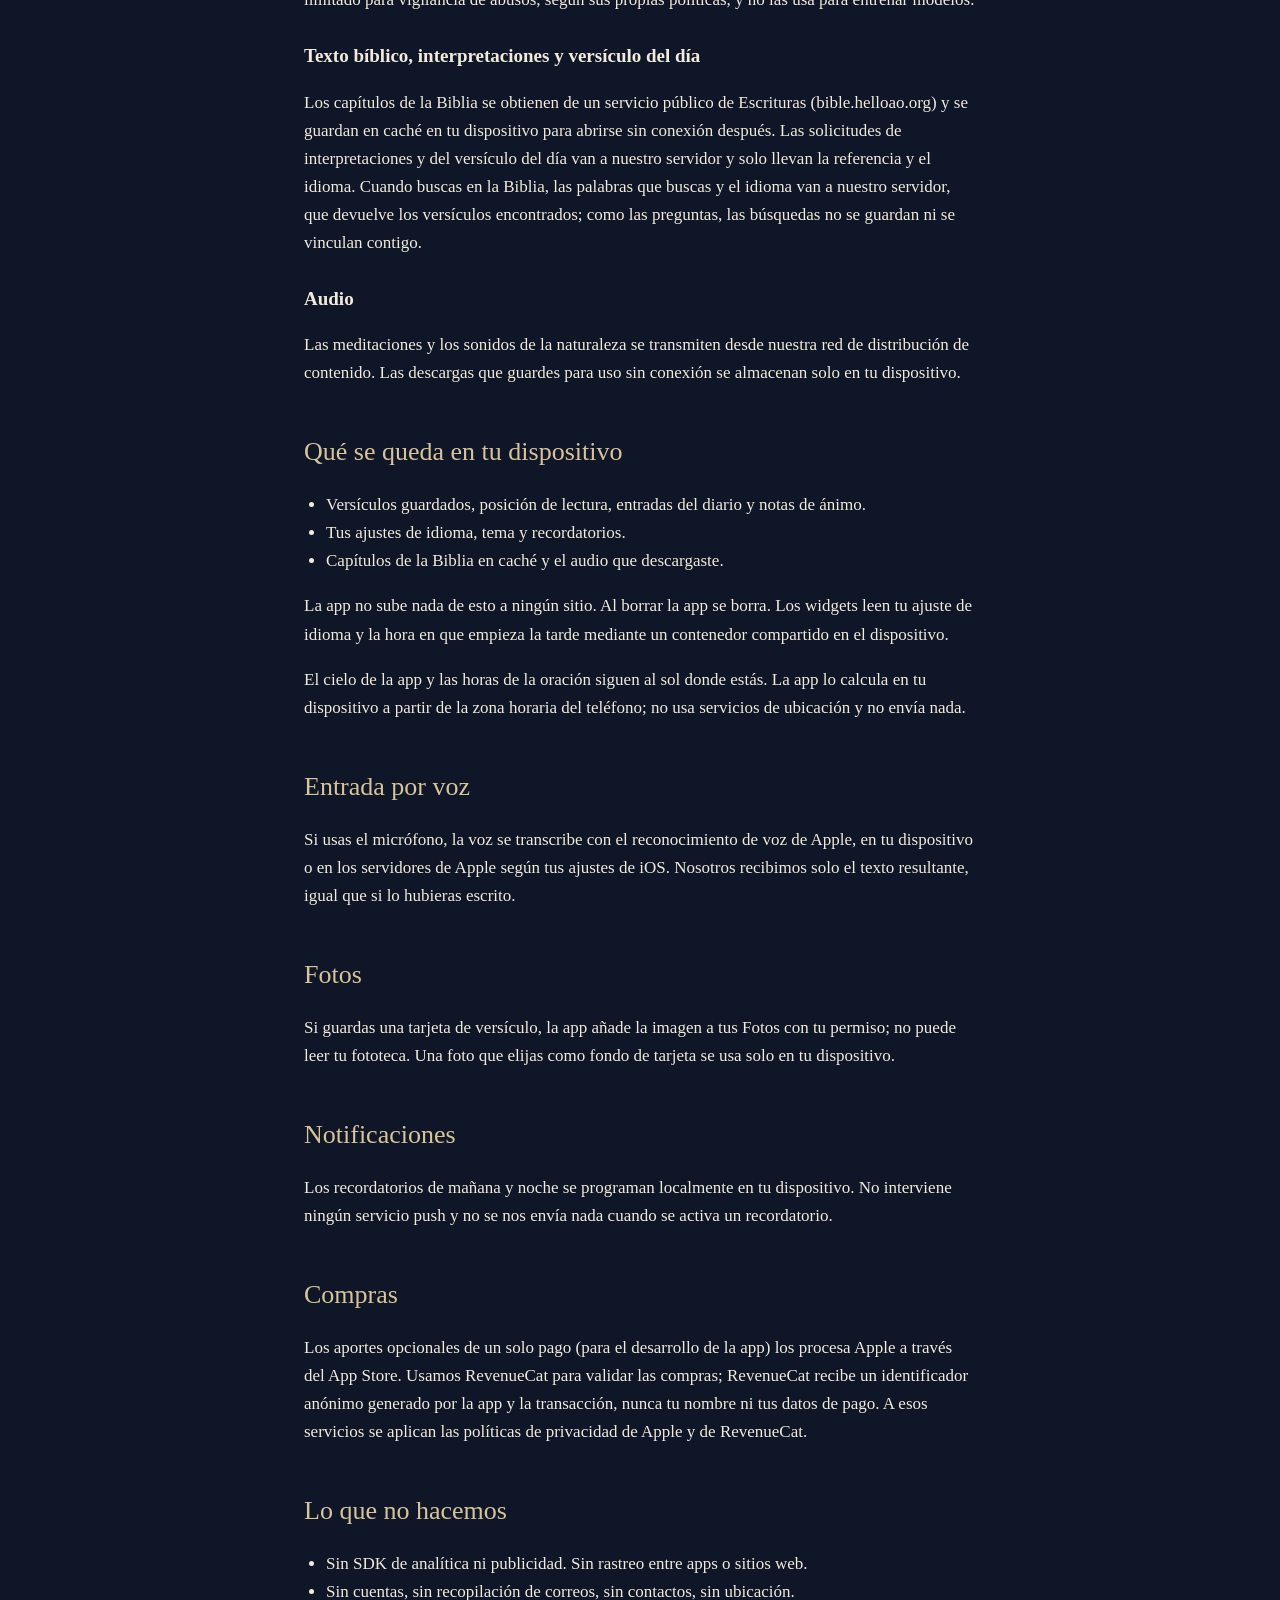
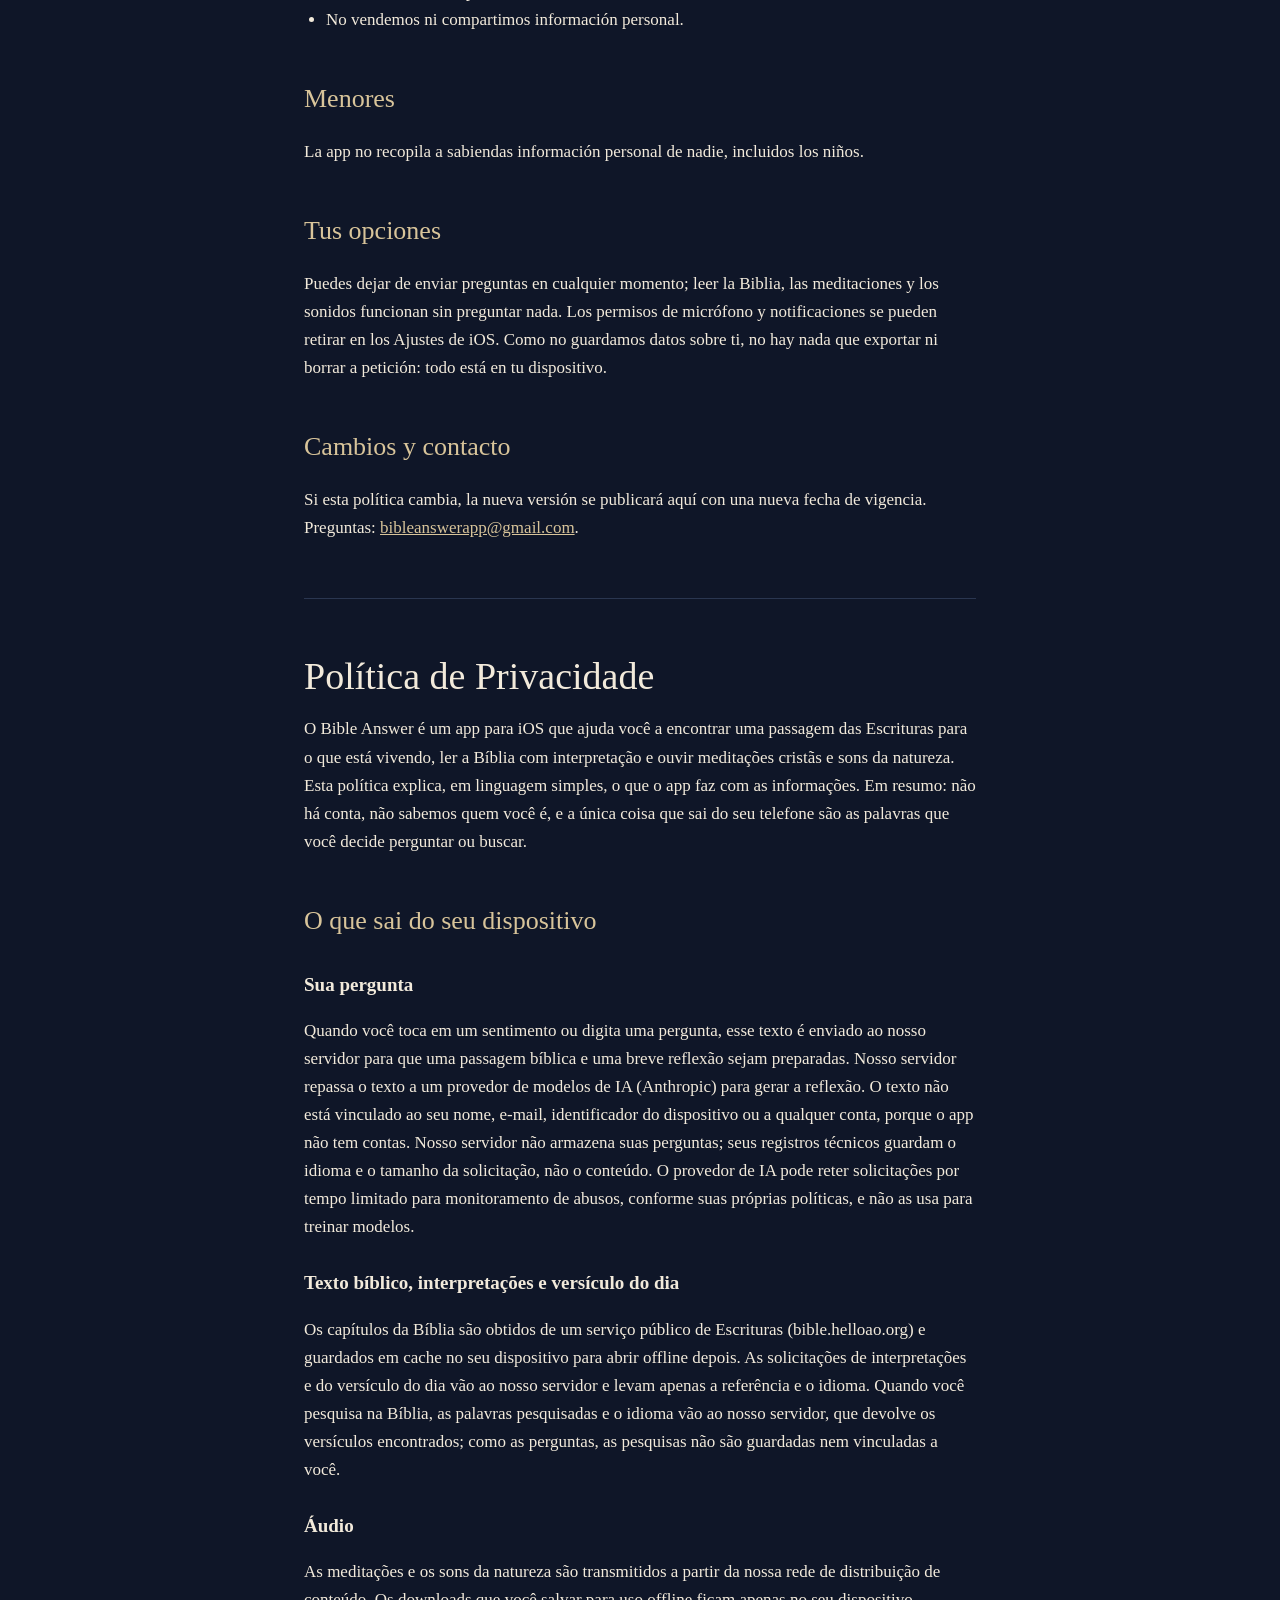
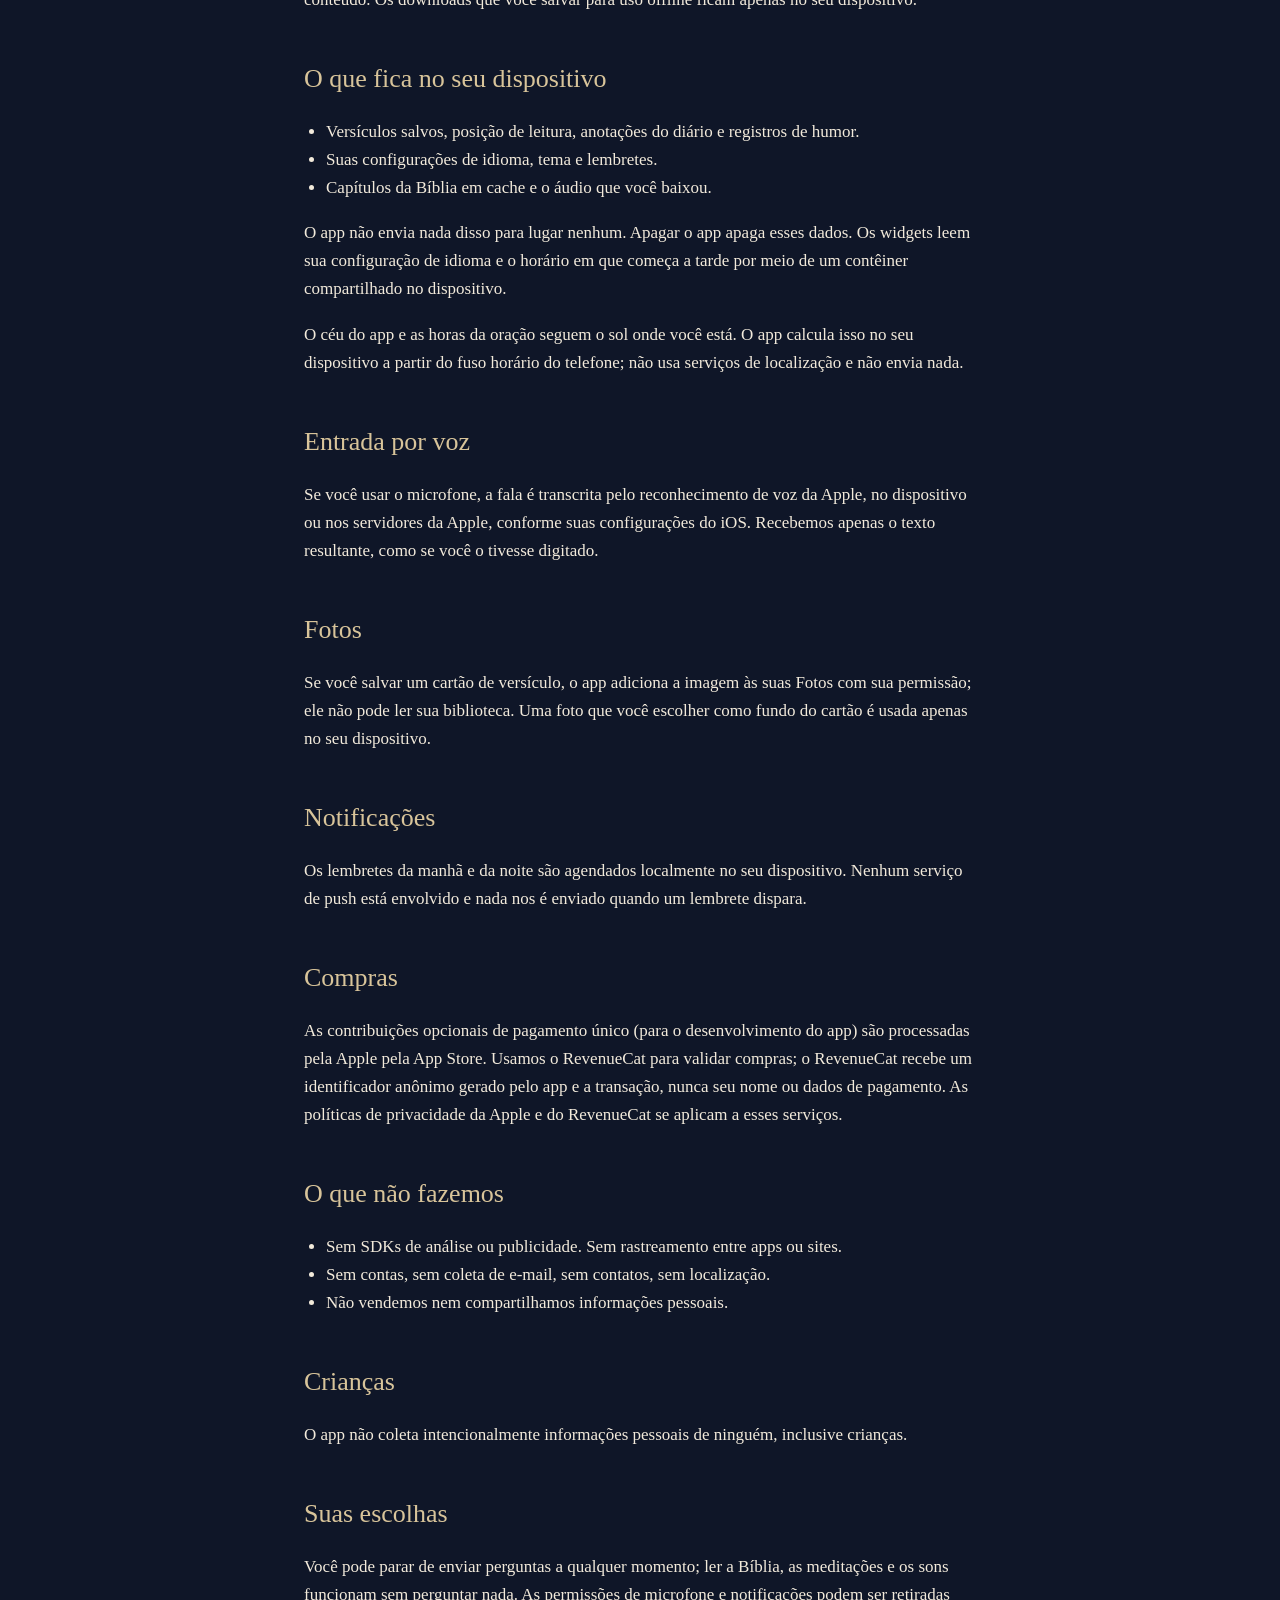
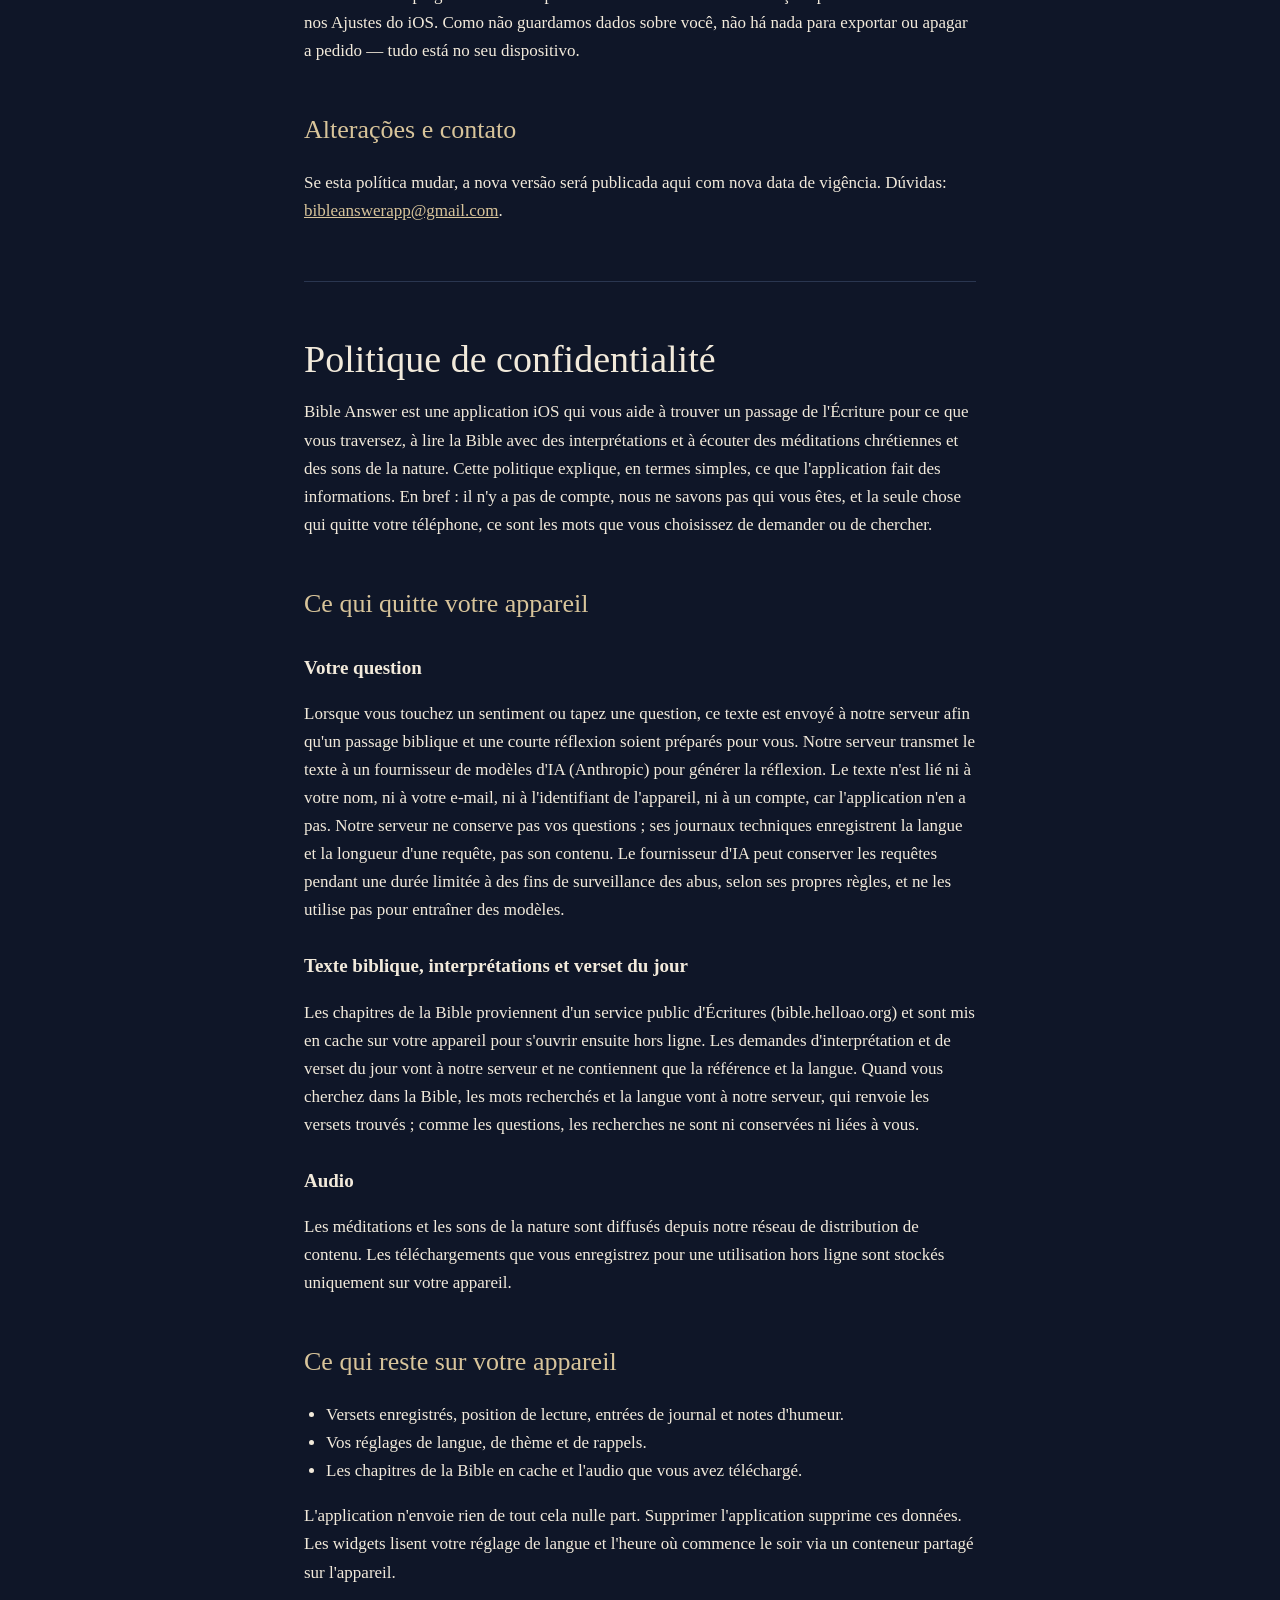
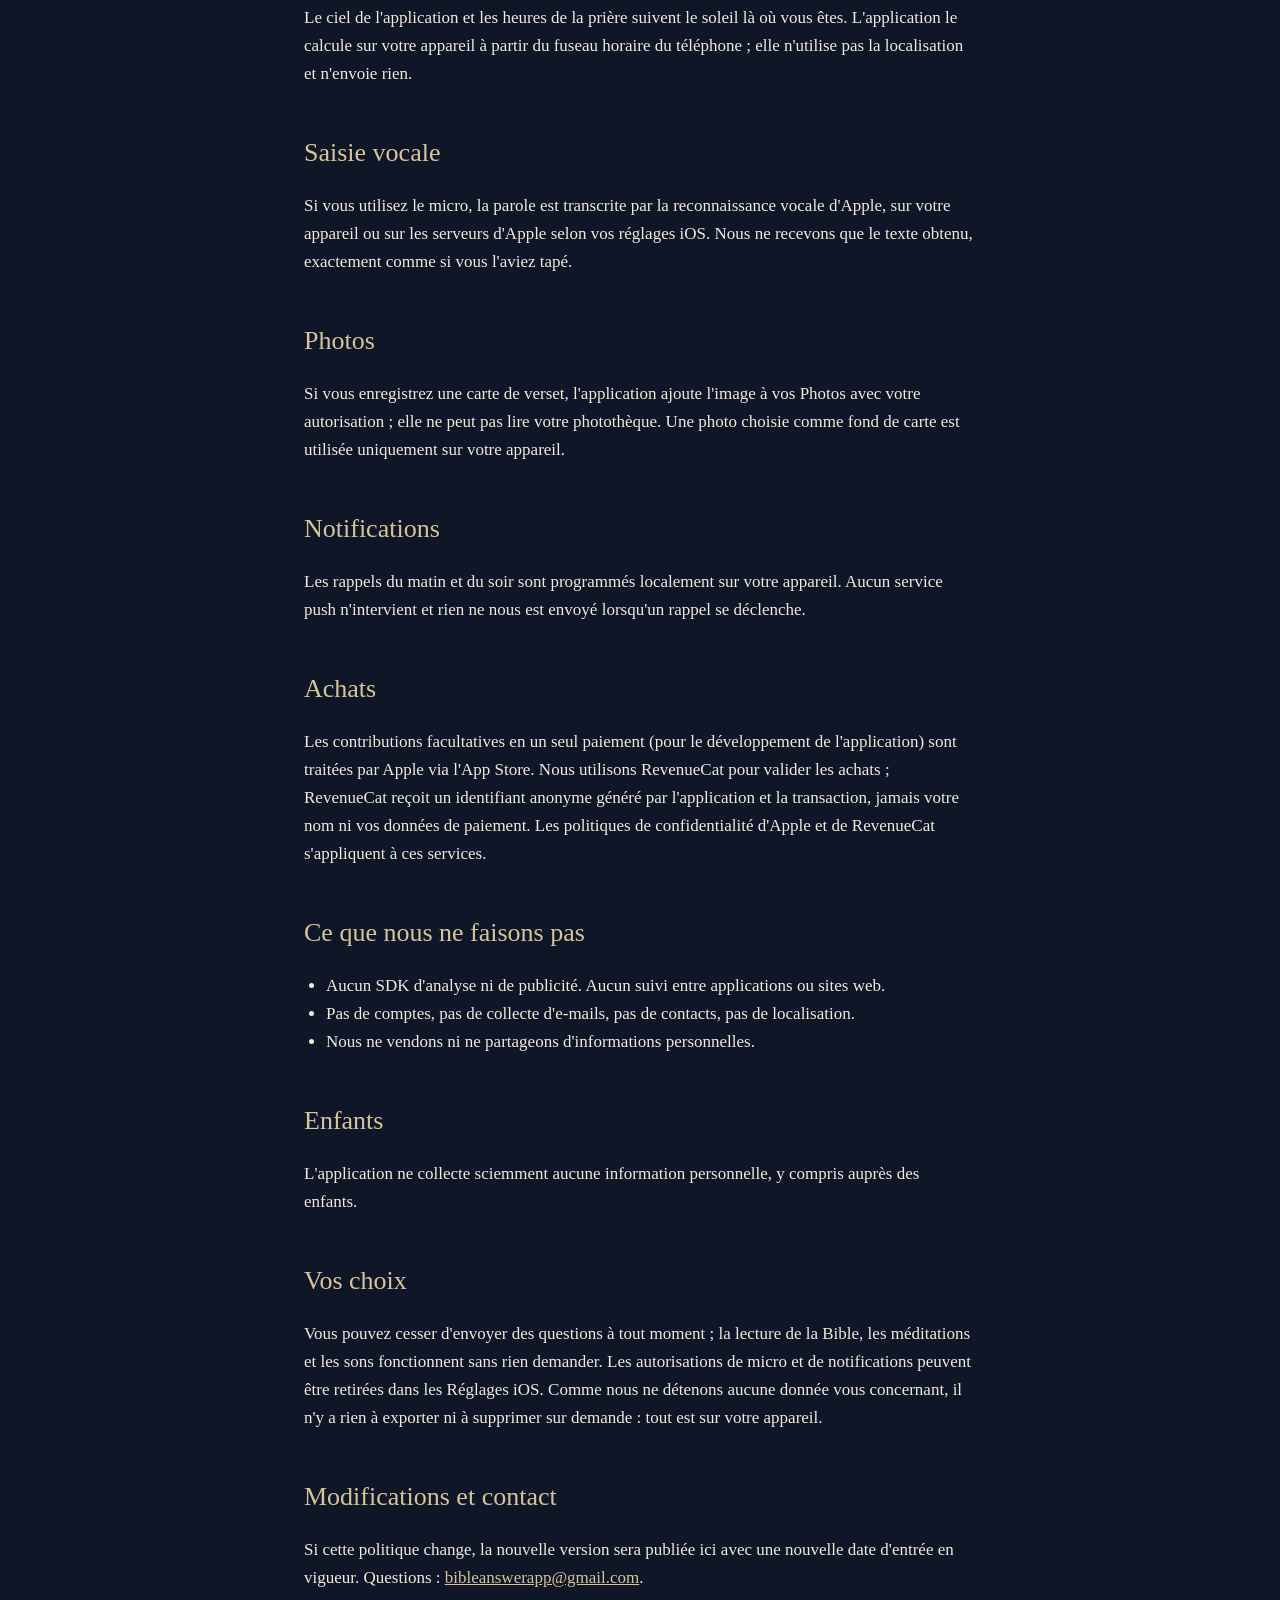
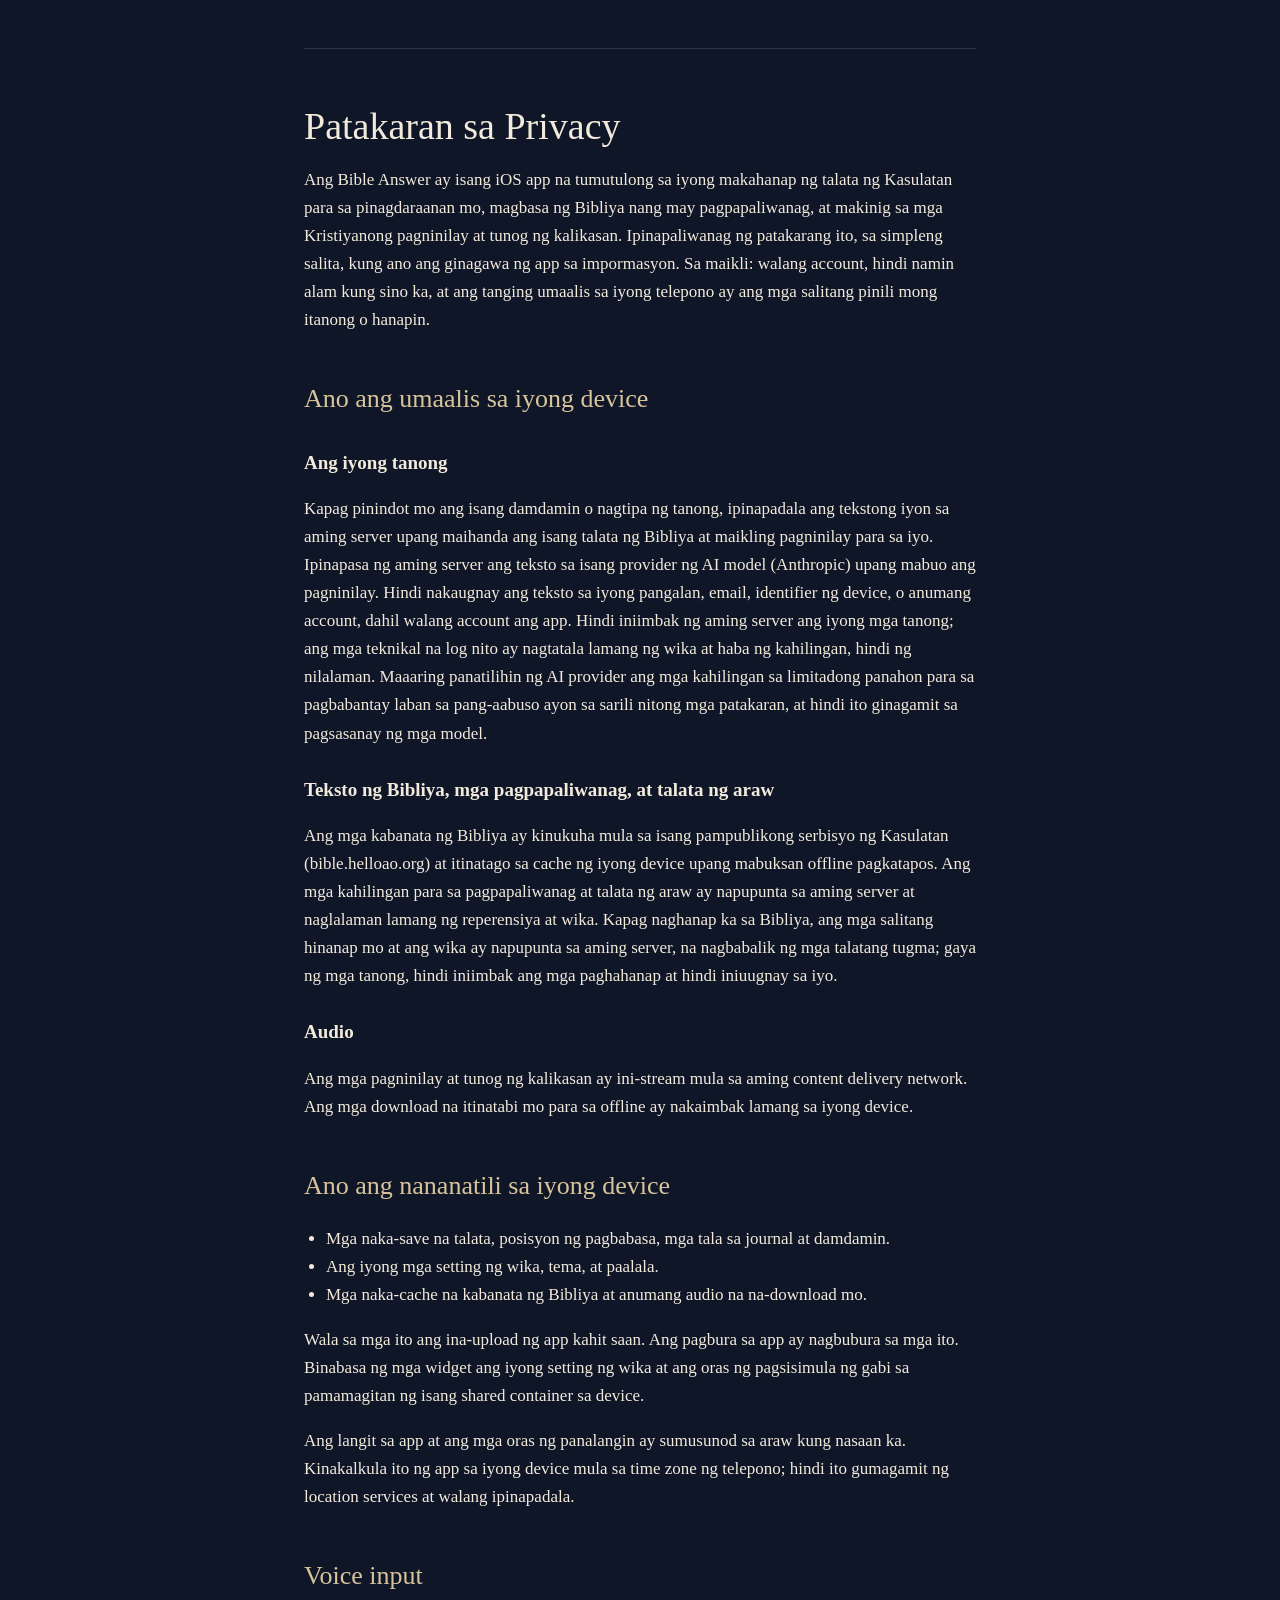
<file: bible-answer/privacy.html>
<!doctype html>
<html lang="en">
<head>
<meta charset="utf-8">
<meta name="viewport" content="width=device-width,initial-scale=1">
<title>Bible Answer — Privacy Policy</title>
<link rel="stylesheet" href="style.css">
</head>
<body>
<main>
<header>
  <div class="mark">Bible Answer</div>
  <h1>Privacy Policy</h1>
  <div class="meta">Effective 25 September 2026 · <a href="terms">Terms of Use</a></div>
</header>

<nav class="lang"><a href="#en">English</a><a href="#ru">Русский</a><a href="#es">Español</a><a href="#pt">Português</a><a href="#fr">Français</a><a href="#fil">Filipino</a></nav>

<section id="en">
<p>Bible Answer is an iOS app that helps you find a passage of Scripture for what you are going through, read the Bible with interpretation, and listen to Christian meditations and nature sounds. This policy explains what the app does with information, in plain language. The short version: there is no account, we do not know who you are, and the only things that leave your phone are the words you choose to ask or search for.</p>

<h2>What leaves your device</h2>
<h3>Your question</h3>
<p>When you tap a feeling or type a question, that text is sent to our server so that a Bible passage and a short reflection can be prepared for you. Our server passes the text to an AI model provider (Anthropic) to generate the reflection. The text is not linked to your name, email, device identifier or any account, because the app has none. Our server does not store your questions; its operational logs record the language and the length of a request, not its content. The AI provider may retain requests for a limited period for abuse and safety monitoring under its own policies and does not use them to train models.</p>
<h3>Bible text, interpretations, and the verse of the day</h3>
<p>Chapters of the Bible are fetched from a public Scripture service (bible.helloao.org) and cached on your device so they open offline afterwards. Requests for interpretations and the verse of the day go to our server and carry only the reference and the language. When you search the Bible, the words you search for and the language go to our server, which returns the matching verses; like questions, searches are not stored and are not linked to you.</p>
<h3>Audio</h3>
<p>Meditations and nature sounds stream from our content delivery network. Downloads you save for offline use are stored on your device only.</p>

<h2>What stays on your device</h2>
<ul>
  <li>Saved verses, reading position, journal entries and mood notes.</li>
  <li>Your language, theme and reminder settings.</li>
  <li>Cached Bible chapters and any audio you downloaded.</li>
</ul>
<p>None of this is uploaded anywhere by the app. Deleting the app deletes it. The widgets read your language setting, and the time evening begins, through a shared container on the device.</p>
<p>The sky behind the app and the hours of the prayer follow the sun where you are. The app works this out on your device from your phone's time zone; it does not use location services and sends nothing.</p>

<h2>Voice input</h2>
<p>If you use the microphone, speech is transcribed using Apple's speech recognition on your device or Apple's servers according to your iOS settings. We receive only the resulting text, exactly as if you had typed it.</p>

<h2>Photos</h2>
<p>If you save a verse card, the app adds the image to your Photos with your permission; it cannot read your library. A photo you choose as a card's background is used on your device only.</p>

<h2>Notifications</h2>
<p>Morning and evening reminders are scheduled locally on your device. No push service is involved and nothing is sent to us when a reminder fires.</p>

<h2>Purchases</h2>
<p>Optional one-time support purchases (tips for the app's development) are processed by Apple through the App Store. We use RevenueCat to validate purchases; RevenueCat receives an anonymous app-generated identifier and the transaction, never your name or payment details. Apple's and RevenueCat's own privacy policies apply to those services.</p>

<h2>What we do not do</h2>
<ul>
  <li>No analytics or advertising SDKs. No tracking across apps or websites.</li>
  <li>No accounts, no email collection, no contacts, no location.</li>
  <li>We do not sell or share personal information.</li>
</ul>

<h2>Children</h2>
<p>The app does not knowingly collect personal information from anyone, including children.</p>

<h2>Your choices</h2>
<p>You can stop sending questions at any time; reading the Bible, meditations and sounds work without asking anything. Microphone and notification permissions can be withdrawn in iOS Settings. Because we hold no data about you, there is nothing for us to export or delete on request — everything is on your device.</p>

<h2>Changes and contact</h2>
<p>If this policy changes, the new version will be posted here with a new effective date. Questions: <a href="mailto:bibleanswerapp@gmail.com">bibleanswerapp@gmail.com</a>.</p>
</section>

<hr>

<section id="ru">
<h1>Политика конфиденциальности</h1>
<p>Bible Answer («Ответ из Библии») — приложение для iOS, которое помогает найти место из Писания для того, что вы переживаете, читать Библию с толкованием и слушать христианские медитации и звуки природы. Здесь простыми словами описано, что приложение делает с информацией. Коротко: аккаунта нет, мы не знаем, кто вы, и единственное, что покидает ваш телефон, — слова, которые вы сами решили спросить или найти.</p>

<h2>Что уходит с устройства</h2>
<h3>Ваш вопрос</h3>
<p>Когда вы нажимаете на чувство или печатаете вопрос, этот текст отправляется на наш сервер, чтобы подобрать место из Библии и подготовить короткое размышление. Сервер передаёт текст поставщику ИИ-модели (Anthropic) для генерации ответа. Текст не связан с именем, почтой, идентификатором устройства или аккаунтом — их в приложении нет. Наш сервер не хранит вопросы; в служебных логах остаются язык и длина запроса, но не его содержание. Поставщик ИИ может хранить запросы ограниченное время для контроля злоупотреблений согласно своим правилам и не использует их для обучения моделей.</p>
<h3>Текст Библии, толкования и стих дня</h3>
<p>Главы Библии загружаются с открытого сервиса Писания (bible.helloao.org) и кэшируются на устройстве, после чего открываются офлайн. Запросы толкований и стиха дня идут на наш сервер и содержат только ссылку на стих и язык. При поиске по Библии на наш сервер уходят слова поиска и язык, а сервер возвращает найденные стихи; как и вопросы, поисковые запросы не хранятся и ни с кем не связываются.</p>
<h3>Аудио</h3>
<p>Медитации и звуки природы стримятся с нашей сети доставки контента. Скачанные для офлайна файлы хранятся только на вашем устройстве.</p>

<h2>Что остаётся на устройстве</h2>
<ul>
  <li>Сохранённые стихи, позиция чтения, записи дневника и заметки о настроении.</li>
  <li>Настройки языка, темы и напоминаний.</li>
  <li>Кэш глав Библии и скачанное аудио.</li>
</ul>
<p>Ничего из этого приложение никуда не выгружает. Удаление приложения удаляет эти данные. Виджеты читают настройку языка и время начала вечера через общий контейнер на устройстве.</p>
<p>Небо в приложении и часы молитвы следуют за солнцем там, где вы находитесь. Приложение вычисляет это на устройстве по часовому поясу телефона; геолокация не используется, и ничего никуда не отправляется.</p>

<h2>Голосовой ввод</h2>
<p>Если вы пользуетесь микрофоном, речь распознаётся средствами Apple — на устройстве или на серверах Apple, в зависимости от настроек iOS. Мы получаем только итоговый текст, как если бы вы его напечатали.</p>

<h2>Фото</h2>
<p>Если вы сохраняете карточку стиха, приложение с вашего разрешения добавляет изображение в «Фото»; читать вашу медиатеку оно не может. Фото, выбранное фоном для карточки, используется только на устройстве.</p>

<h2>Уведомления</h2>
<p>Утренние и вечерние напоминания планируются локально на устройстве. Push-сервис не используется, и при срабатывании напоминания нам ничего не отправляется.</p>

<h2>Покупки</h2>
<p>Необязательные разовые покупки поддержки (на развитие приложения) обрабатывает Apple через App Store. Для проверки покупок мы используем RevenueCat; он получает анонимный идентификатор, созданный приложением, и данные транзакции — но не имя и не платёжные данные. К этим сервисам применяются политики Apple и RevenueCat.</p>

<h2>Чего мы не делаем</h2>
<ul>
  <li>Нет аналитических и рекламных SDK. Нет трекинга между приложениями и сайтами.</li>
  <li>Нет аккаунтов, сбора почты, контактов, геолокации.</li>
  <li>Мы не продаём и не передаём персональные данные.</li>
</ul>

<h2>Дети</h2>
<p>Приложение сознательно не собирает персональные данные ни у кого, включая детей.</p>

<h2>Ваш выбор</h2>
<p>Вы можете в любой момент не отправлять вопросы: чтение Библии, медитации и звуки работают без запросов. Доступ к микрофону и уведомлениям отзывается в Настройках iOS. Поскольку мы не храним данных о вас, нам нечего выгружать или удалять по запросу — всё находится на вашем устройстве.</p>

<h2>Изменения и контакты</h2>
<p>При изменении политики новая версия будет опубликована здесь с новой датой. Вопросы: <a href="mailto:bibleanswerapp@gmail.com">bibleanswerapp@gmail.com</a>.</p>
</section>

<hr>

<section id="es">
<h1>Política de privacidad</h1>
<p>Bible Answer es una app para iOS que te ayuda a encontrar un pasaje de la Escritura para lo que estás viviendo, leer la Biblia con interpretación y escuchar meditaciones cristianas y sonidos de la naturaleza. Aquí explicamos, en lenguaje sencillo, qué hace la app con la información. En resumen: no hay cuenta, no sabemos quién eres, y lo único que sale de tu teléfono son las palabras que decides preguntar o buscar.</p>

<h2>Qué sale de tu dispositivo</h2>
<h3>Tu pregunta</h3>
<p>Cuando tocas un sentimiento o escribes una pregunta, ese texto se envía a nuestro servidor para preparar un pasaje bíblico y una breve reflexión. Nuestro servidor pasa el texto a un proveedor de modelos de IA (Anthropic) para generar la reflexión. El texto no está vinculado a tu nombre, correo, identificador del dispositivo ni a ninguna cuenta, porque la app no tiene cuentas. Nuestro servidor no guarda tus preguntas; sus registros técnicos anotan el idioma y la longitud de la solicitud, no su contenido. El proveedor de IA puede conservar las solicitudes durante un tiempo limitado para vigilancia de abusos, según sus propias políticas, y no las usa para entrenar modelos.</p>
<h3>Texto bíblico, interpretaciones y versículo del día</h3>
<p>Los capítulos de la Biblia se obtienen de un servicio público de Escrituras (bible.helloao.org) y se guardan en caché en tu dispositivo para abrirse sin conexión después. Las solicitudes de interpretaciones y del versículo del día van a nuestro servidor y solo llevan la referencia y el idioma. Cuando buscas en la Biblia, las palabras que buscas y el idioma van a nuestro servidor, que devuelve los versículos encontrados; como las preguntas, las búsquedas no se guardan ni se vinculan contigo.</p>
<h3>Audio</h3>
<p>Las meditaciones y los sonidos de la naturaleza se transmiten desde nuestra red de distribución de contenido. Las descargas que guardes para uso sin conexión se almacenan solo en tu dispositivo.</p>

<h2>Qué se queda en tu dispositivo</h2>
<ul>
  <li>Versículos guardados, posición de lectura, entradas del diario y notas de ánimo.</li>
  <li>Tus ajustes de idioma, tema y recordatorios.</li>
  <li>Capítulos de la Biblia en caché y el audio que descargaste.</li>
</ul>
<p>La app no sube nada de esto a ningún sitio. Al borrar la app se borra. Los widgets leen tu ajuste de idioma y la hora en que empieza la tarde mediante un contenedor compartido en el dispositivo.</p>
<p>El cielo de la app y las horas de la oración siguen al sol donde estás. La app lo calcula en tu dispositivo a partir de la zona horaria del teléfono; no usa servicios de ubicación y no envía nada.</p>

<h2>Entrada por voz</h2>
<p>Si usas el micrófono, la voz se transcribe con el reconocimiento de voz de Apple, en tu dispositivo o en los servidores de Apple según tus ajustes de iOS. Nosotros recibimos solo el texto resultante, igual que si lo hubieras escrito.</p>

<h2>Fotos</h2>
<p>Si guardas una tarjeta de versículo, la app añade la imagen a tus Fotos con tu permiso; no puede leer tu fototeca. Una foto que elijas como fondo de tarjeta se usa solo en tu dispositivo.</p>

<h2>Notificaciones</h2>
<p>Los recordatorios de mañana y noche se programan localmente en tu dispositivo. No interviene ningún servicio push y no se nos envía nada cuando se activa un recordatorio.</p>

<h2>Compras</h2>
<p>Los aportes opcionales de un solo pago (para el desarrollo de la app) los procesa Apple a través del App Store. Usamos RevenueCat para validar las compras; RevenueCat recibe un identificador anónimo generado por la app y la transacción, nunca tu nombre ni tus datos de pago. A esos servicios se aplican las políticas de privacidad de Apple y de RevenueCat.</p>

<h2>Lo que no hacemos</h2>
<ul>
  <li>Sin SDK de analítica ni publicidad. Sin rastreo entre apps o sitios web.</li>
  <li>Sin cuentas, sin recopilación de correos, sin contactos, sin ubicación.</li>
  <li>No vendemos ni compartimos información personal.</li>
</ul>

<h2>Menores</h2>
<p>La app no recopila a sabiendas información personal de nadie, incluidos los niños.</p>

<h2>Tus opciones</h2>
<p>Puedes dejar de enviar preguntas en cualquier momento; leer la Biblia, las meditaciones y los sonidos funcionan sin preguntar nada. Los permisos de micrófono y notificaciones se pueden retirar en los Ajustes de iOS. Como no guardamos datos sobre ti, no hay nada que exportar ni borrar a petición: todo está en tu dispositivo.</p>

<h2>Cambios y contacto</h2>
<p>Si esta política cambia, la nueva versión se publicará aquí con una nueva fecha de vigencia. Preguntas: <a href="mailto:bibleanswerapp@gmail.com">bibleanswerapp@gmail.com</a>.</p>
</section>

<hr>

<section id="pt">
<h1>Política de Privacidade</h1>
<p>O Bible Answer é um app para iOS que ajuda você a encontrar uma passagem das Escrituras para o que está vivendo, ler a Bíblia com interpretação e ouvir meditações cristãs e sons da natureza. Esta política explica, em linguagem simples, o que o app faz com as informações. Em resumo: não há conta, não sabemos quem você é, e a única coisa que sai do seu telefone são as palavras que você decide perguntar ou buscar.</p>

<h2>O que sai do seu dispositivo</h2>
<h3>Sua pergunta</h3>
<p>Quando você toca em um sentimento ou digita uma pergunta, esse texto é enviado ao nosso servidor para que uma passagem bíblica e uma breve reflexão sejam preparadas. Nosso servidor repassa o texto a um provedor de modelos de IA (Anthropic) para gerar a reflexão. O texto não está vinculado ao seu nome, e-mail, identificador do dispositivo ou a qualquer conta, porque o app não tem contas. Nosso servidor não armazena suas perguntas; seus registros técnicos guardam o idioma e o tamanho da solicitação, não o conteúdo. O provedor de IA pode reter solicitações por tempo limitado para monitoramento de abusos, conforme suas próprias políticas, e não as usa para treinar modelos.</p>
<h3>Texto bíblico, interpretações e versículo do dia</h3>
<p>Os capítulos da Bíblia são obtidos de um serviço público de Escrituras (bible.helloao.org) e guardados em cache no seu dispositivo para abrir offline depois. As solicitações de interpretações e do versículo do dia vão ao nosso servidor e levam apenas a referência e o idioma. Quando você pesquisa na Bíblia, as palavras pesquisadas e o idioma vão ao nosso servidor, que devolve os versículos encontrados; como as perguntas, as pesquisas não são guardadas nem vinculadas a você.</p>
<h3>Áudio</h3>
<p>As meditações e os sons da natureza são transmitidos a partir da nossa rede de distribuição de conteúdo. Os downloads que você salvar para uso offline ficam apenas no seu dispositivo.</p>

<h2>O que fica no seu dispositivo</h2>
<ul>
  <li>Versículos salvos, posição de leitura, anotações do diário e registros de humor.</li>
  <li>Suas configurações de idioma, tema e lembretes.</li>
  <li>Capítulos da Bíblia em cache e o áudio que você baixou.</li>
</ul>
<p>O app não envia nada disso para lugar nenhum. Apagar o app apaga esses dados. Os widgets leem sua configuração de idioma e o horário em que começa a tarde por meio de um contêiner compartilhado no dispositivo.</p>
<p>O céu do app e as horas da oração seguem o sol onde você está. O app calcula isso no seu dispositivo a partir do fuso horário do telefone; não usa serviços de localização e não envia nada.</p>

<h2>Entrada por voz</h2>
<p>Se você usar o microfone, a fala é transcrita pelo reconhecimento de voz da Apple, no dispositivo ou nos servidores da Apple, conforme suas configurações do iOS. Recebemos apenas o texto resultante, como se você o tivesse digitado.</p>

<h2>Fotos</h2>
<p>Se você salvar um cartão de versículo, o app adiciona a imagem às suas Fotos com sua permissão; ele não pode ler sua biblioteca. Uma foto que você escolher como fundo do cartão é usada apenas no seu dispositivo.</p>

<h2>Notificações</h2>
<p>Os lembretes da manhã e da noite são agendados localmente no seu dispositivo. Nenhum serviço de push está envolvido e nada nos é enviado quando um lembrete dispara.</p>

<h2>Compras</h2>
<p>As contribuições opcionais de pagamento único (para o desenvolvimento do app) são processadas pela Apple pela App Store. Usamos o RevenueCat para validar compras; o RevenueCat recebe um identificador anônimo gerado pelo app e a transação, nunca seu nome ou dados de pagamento. As políticas de privacidade da Apple e do RevenueCat se aplicam a esses serviços.</p>

<h2>O que não fazemos</h2>
<ul>
  <li>Sem SDKs de análise ou publicidade. Sem rastreamento entre apps ou sites.</li>
  <li>Sem contas, sem coleta de e-mail, sem contatos, sem localização.</li>
  <li>Não vendemos nem compartilhamos informações pessoais.</li>
</ul>

<h2>Crianças</h2>
<p>O app não coleta intencionalmente informações pessoais de ninguém, inclusive crianças.</p>

<h2>Suas escolhas</h2>
<p>Você pode parar de enviar perguntas a qualquer momento; ler a Bíblia, as meditações e os sons funcionam sem perguntar nada. As permissões de microfone e notificações podem ser retiradas nos Ajustes do iOS. Como não guardamos dados sobre você, não há nada para exportar ou apagar a pedido — tudo está no seu dispositivo.</p>

<h2>Alterações e contato</h2>
<p>Se esta política mudar, a nova versão será publicada aqui com nova data de vigência. Dúvidas: <a href="mailto:bibleanswerapp@gmail.com">bibleanswerapp@gmail.com</a>.</p>
</section>

<hr>

<section id="fr">
<h1>Politique de confidentialité</h1>
<p>Bible Answer est une application iOS qui vous aide à trouver un passage de l'Écriture pour ce que vous traversez, à lire la Bible avec des interprétations et à écouter des méditations chrétiennes et des sons de la nature. Cette politique explique, en termes simples, ce que l'application fait des informations. En bref : il n'y a pas de compte, nous ne savons pas qui vous êtes, et la seule chose qui quitte votre téléphone, ce sont les mots que vous choisissez de demander ou de chercher.</p>

<h2>Ce qui quitte votre appareil</h2>
<h3>Votre question</h3>
<p>Lorsque vous touchez un sentiment ou tapez une question, ce texte est envoyé à notre serveur afin qu'un passage biblique et une courte réflexion soient préparés pour vous. Notre serveur transmet le texte à un fournisseur de modèles d'IA (Anthropic) pour générer la réflexion. Le texte n'est lié ni à votre nom, ni à votre e-mail, ni à l'identifiant de l'appareil, ni à un compte, car l'application n'en a pas. Notre serveur ne conserve pas vos questions ; ses journaux techniques enregistrent la langue et la longueur d'une requête, pas son contenu. Le fournisseur d'IA peut conserver les requêtes pendant une durée limitée à des fins de surveillance des abus, selon ses propres règles, et ne les utilise pas pour entraîner des modèles.</p>
<h3>Texte biblique, interprétations et verset du jour</h3>
<p>Les chapitres de la Bible proviennent d'un service public d'Écritures (bible.helloao.org) et sont mis en cache sur votre appareil pour s'ouvrir ensuite hors ligne. Les demandes d'interprétation et de verset du jour vont à notre serveur et ne contiennent que la référence et la langue. Quand vous cherchez dans la Bible, les mots recherchés et la langue vont à notre serveur, qui renvoie les versets trouvés ; comme les questions, les recherches ne sont ni conservées ni liées à vous.</p>
<h3>Audio</h3>
<p>Les méditations et les sons de la nature sont diffusés depuis notre réseau de distribution de contenu. Les téléchargements que vous enregistrez pour une utilisation hors ligne sont stockés uniquement sur votre appareil.</p>

<h2>Ce qui reste sur votre appareil</h2>
<ul>
  <li>Versets enregistrés, position de lecture, entrées de journal et notes d'humeur.</li>
  <li>Vos réglages de langue, de thème et de rappels.</li>
  <li>Les chapitres de la Bible en cache et l'audio que vous avez téléchargé.</li>
</ul>
<p>L'application n'envoie rien de tout cela nulle part. Supprimer l'application supprime ces données. Les widgets lisent votre réglage de langue et l'heure où commence le soir via un conteneur partagé sur l'appareil.</p>
<p>Le ciel de l'application et les heures de la prière suivent le soleil là où vous êtes. L'application le calcule sur votre appareil à partir du fuseau horaire du téléphone ; elle n'utilise pas la localisation et n'envoie rien.</p>

<h2>Saisie vocale</h2>
<p>Si vous utilisez le micro, la parole est transcrite par la reconnaissance vocale d'Apple, sur votre appareil ou sur les serveurs d'Apple selon vos réglages iOS. Nous ne recevons que le texte obtenu, exactement comme si vous l'aviez tapé.</p>

<h2>Photos</h2>
<p>Si vous enregistrez une carte de verset, l'application ajoute l'image à vos Photos avec votre autorisation ; elle ne peut pas lire votre photothèque. Une photo choisie comme fond de carte est utilisée uniquement sur votre appareil.</p>

<h2>Notifications</h2>
<p>Les rappels du matin et du soir sont programmés localement sur votre appareil. Aucun service push n'intervient et rien ne nous est envoyé lorsqu'un rappel se déclenche.</p>

<h2>Achats</h2>
<p>Les contributions facultatives en un seul paiement (pour le développement de l'application) sont traitées par Apple via l'App Store. Nous utilisons RevenueCat pour valider les achats ; RevenueCat reçoit un identifiant anonyme généré par l'application et la transaction, jamais votre nom ni vos données de paiement. Les politiques de confidentialité d'Apple et de RevenueCat s'appliquent à ces services.</p>

<h2>Ce que nous ne faisons pas</h2>
<ul>
  <li>Aucun SDK d'analyse ni de publicité. Aucun suivi entre applications ou sites web.</li>
  <li>Pas de comptes, pas de collecte d'e-mails, pas de contacts, pas de localisation.</li>
  <li>Nous ne vendons ni ne partageons d'informations personnelles.</li>
</ul>

<h2>Enfants</h2>
<p>L'application ne collecte sciemment aucune information personnelle, y compris auprès des enfants.</p>

<h2>Vos choix</h2>
<p>Vous pouvez cesser d'envoyer des questions à tout moment ; la lecture de la Bible, les méditations et les sons fonctionnent sans rien demander. Les autorisations de micro et de notifications peuvent être retirées dans les Réglages iOS. Comme nous ne détenons aucune donnée vous concernant, il n'y a rien à exporter ni à supprimer sur demande : tout est sur votre appareil.</p>

<h2>Modifications et contact</h2>
<p>Si cette politique change, la nouvelle version sera publiée ici avec une nouvelle date d'entrée en vigueur. Questions : <a href="mailto:bibleanswerapp@gmail.com">bibleanswerapp@gmail.com</a>.</p>
</section>

<hr>

<section id="fil">
<h1>Patakaran sa Privacy</h1>
<p>Ang Bible Answer ay isang iOS app na tumutulong sa iyong makahanap ng talata ng Kasulatan para sa pinagdaraanan mo, magbasa ng Bibliya nang may pagpapaliwanag, at makinig sa mga Kristiyanong pagninilay at tunog ng kalikasan. Ipinapaliwanag ng patakarang ito, sa simpleng salita, kung ano ang ginagawa ng app sa impormasyon. Sa maikli: walang account, hindi namin alam kung sino ka, at ang tanging umaalis sa iyong telepono ay ang mga salitang pinili mong itanong o hanapin.</p>

<h2>Ano ang umaalis sa iyong device</h2>
<h3>Ang iyong tanong</h3>
<p>Kapag pinindot mo ang isang damdamin o nagtipa ng tanong, ipinapadala ang tekstong iyon sa aming server upang maihanda ang isang talata ng Bibliya at maikling pagninilay para sa iyo. Ipinapasa ng aming server ang teksto sa isang provider ng AI model (Anthropic) upang mabuo ang pagninilay. Hindi nakaugnay ang teksto sa iyong pangalan, email, identifier ng device, o anumang account, dahil walang account ang app. Hindi iniimbak ng aming server ang iyong mga tanong; ang mga teknikal na log nito ay nagtatala lamang ng wika at haba ng kahilingan, hindi ng nilalaman. Maaaring panatilihin ng AI provider ang mga kahilingan sa limitadong panahon para sa pagbabantay laban sa pang-aabuso ayon sa sarili nitong mga patakaran, at hindi ito ginagamit sa pagsasanay ng mga model.</p>
<h3>Teksto ng Bibliya, mga pagpapaliwanag, at talata ng araw</h3>
<p>Ang mga kabanata ng Bibliya ay kinukuha mula sa isang pampublikong serbisyo ng Kasulatan (bible.helloao.org) at itinatago sa cache ng iyong device upang mabuksan offline pagkatapos. Ang mga kahilingan para sa pagpapaliwanag at talata ng araw ay napupunta sa aming server at naglalaman lamang ng reperensiya at wika. Kapag naghanap ka sa Bibliya, ang mga salitang hinanap mo at ang wika ay napupunta sa aming server, na nagbabalik ng mga talatang tugma; gaya ng mga tanong, hindi iniimbak ang mga paghahanap at hindi iniuugnay sa iyo.</p>
<h3>Audio</h3>
<p>Ang mga pagninilay at tunog ng kalikasan ay ini-stream mula sa aming content delivery network. Ang mga download na itinatabi mo para sa offline ay nakaimbak lamang sa iyong device.</p>

<h2>Ano ang nananatili sa iyong device</h2>
<ul>
  <li>Mga naka-save na talata, posisyon ng pagbabasa, mga tala sa journal at damdamin.</li>
  <li>Ang iyong mga setting ng wika, tema, at paalala.</li>
  <li>Mga naka-cache na kabanata ng Bibliya at anumang audio na na-download mo.</li>
</ul>
<p>Wala sa mga ito ang ina-upload ng app kahit saan. Ang pagbura sa app ay nagbubura sa mga ito. Binabasa ng mga widget ang iyong setting ng wika at ang oras ng pagsisimula ng gabi sa pamamagitan ng isang shared container sa device.</p>
<p>Ang langit sa app at ang mga oras ng panalangin ay sumusunod sa araw kung nasaan ka. Kinakalkula ito ng app sa iyong device mula sa time zone ng telepono; hindi ito gumagamit ng location services at walang ipinapadala.</p>

<h2>Voice input</h2>
<p>Kung gagamitin mo ang mikropono, ang pananalita ay isinasalin sa teksto gamit ang speech recognition ng Apple, sa iyong device o sa mga server ng Apple ayon sa iyong mga setting sa iOS. Ang natatanggap lang namin ay ang resultang teksto, na para bang itinipa mo ito.</p>

<h2>Mga larawan</h2>
<p>Kapag nag-save ka ng card ng talata, idinaragdag ng app ang larawan sa iyong Photos nang may pahintulot mo; hindi nito mababasa ang iyong library. Ang larawang pinili mo bilang background ng card ay ginagamit lamang sa iyong device.</p>

<h2>Mga notipikasyon</h2>
<p>Ang mga paalala sa umaga at gabi ay naka-iskedyul nang lokal sa iyong device. Walang push service na kasangkot at walang ipinapadala sa amin kapag tumunog ang paalala.</p>

<h2>Mga pagbili</h2>
<p>Ang mga opsyonal na isahang bayad na suporta (para sa pagpapaunlad ng app) ay pinoproseso ng Apple sa pamamagitan ng App Store. Gumagamit kami ng RevenueCat upang patunayan ang mga pagbili; tumatanggap ang RevenueCat ng anonymous na identifier na binuo ng app at ng transaksyon, hindi kailanman ng iyong pangalan o detalye ng pagbabayad. Nalalapat sa mga serbisyong iyon ang sariling patakaran sa privacy ng Apple at RevenueCat.</p>

<h2>Ang hindi namin ginagawa</h2>
<ul>
  <li>Walang analytics o advertising SDK. Walang tracking sa iba't ibang app o website.</li>
  <li>Walang account, walang pangongolekta ng email, walang contacts, walang lokasyon.</li>
  <li>Hindi namin ibinebenta o ibinabahagi ang personal na impormasyon.</li>
</ul>

<h2>Mga bata</h2>
<p>Ang app ay hindi sinasadyang nangongolekta ng personal na impormasyon mula sa sinuman, kabilang ang mga bata.</p>

<h2>Ang iyong mga pagpipilian</h2>
<p>Maaari kang tumigil sa pagpapadala ng mga tanong anumang oras; gumagana ang pagbabasa ng Bibliya, mga pagninilay, at mga tunog nang hindi nagtatanong ng anuman. Maaaring bawiin ang mga pahintulot sa mikropono at notipikasyon sa Settings ng iOS. Dahil wala kaming hawak na datos tungkol sa iyo, wala kaming maie-export o mabubura kapag hiniling — nasa iyong device ang lahat.</p>

<h2>Mga pagbabago at contact</h2>
<p>Kung magbago ang patakarang ito, ilalathala dito ang bagong bersyon na may bagong petsa ng bisa. Mga tanong: <a href="mailto:bibleanswerapp@gmail.com">bibleanswerapp@gmail.com</a>.</p>
</section>

<footer>Bible Answer · <a href="support">Support</a> · <a href="privacy">Privacy Policy</a> · <a href="terms">Terms of Use</a></footer>
</main>
</body>
</html>
</file>
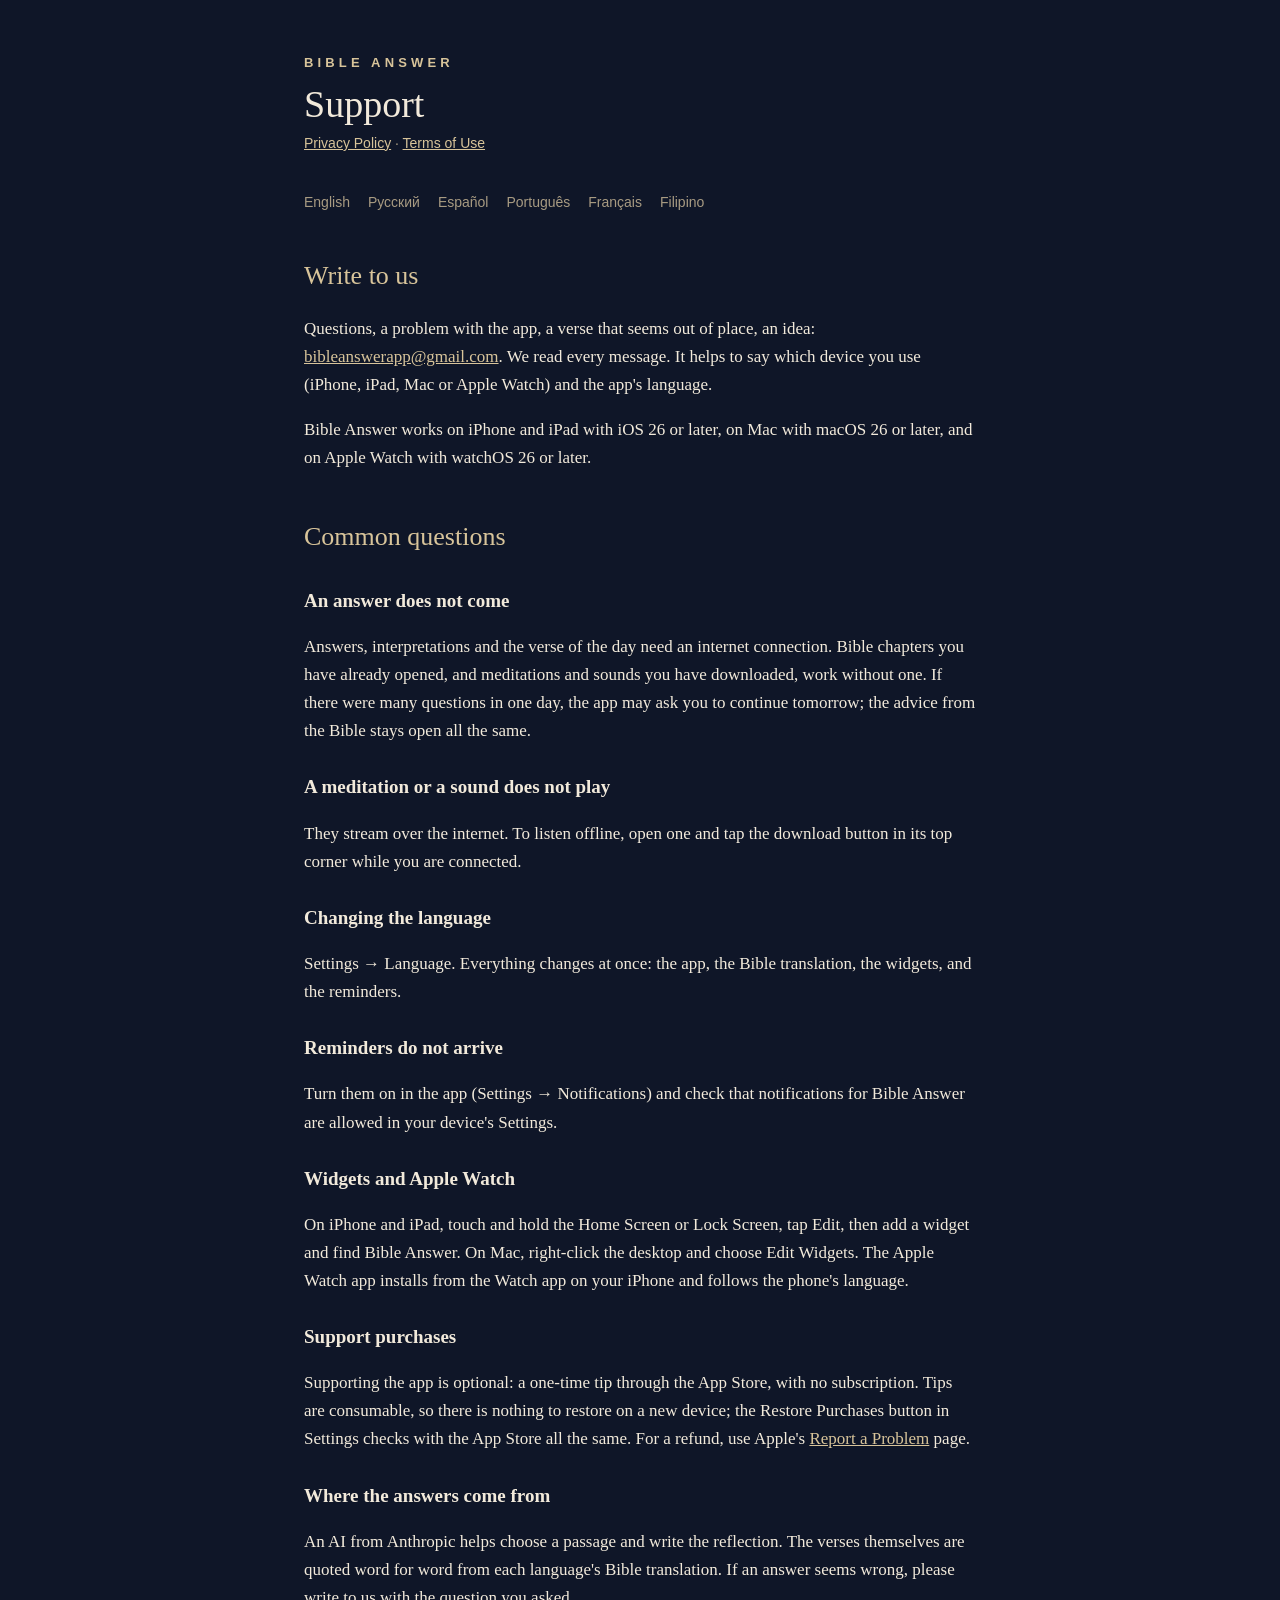
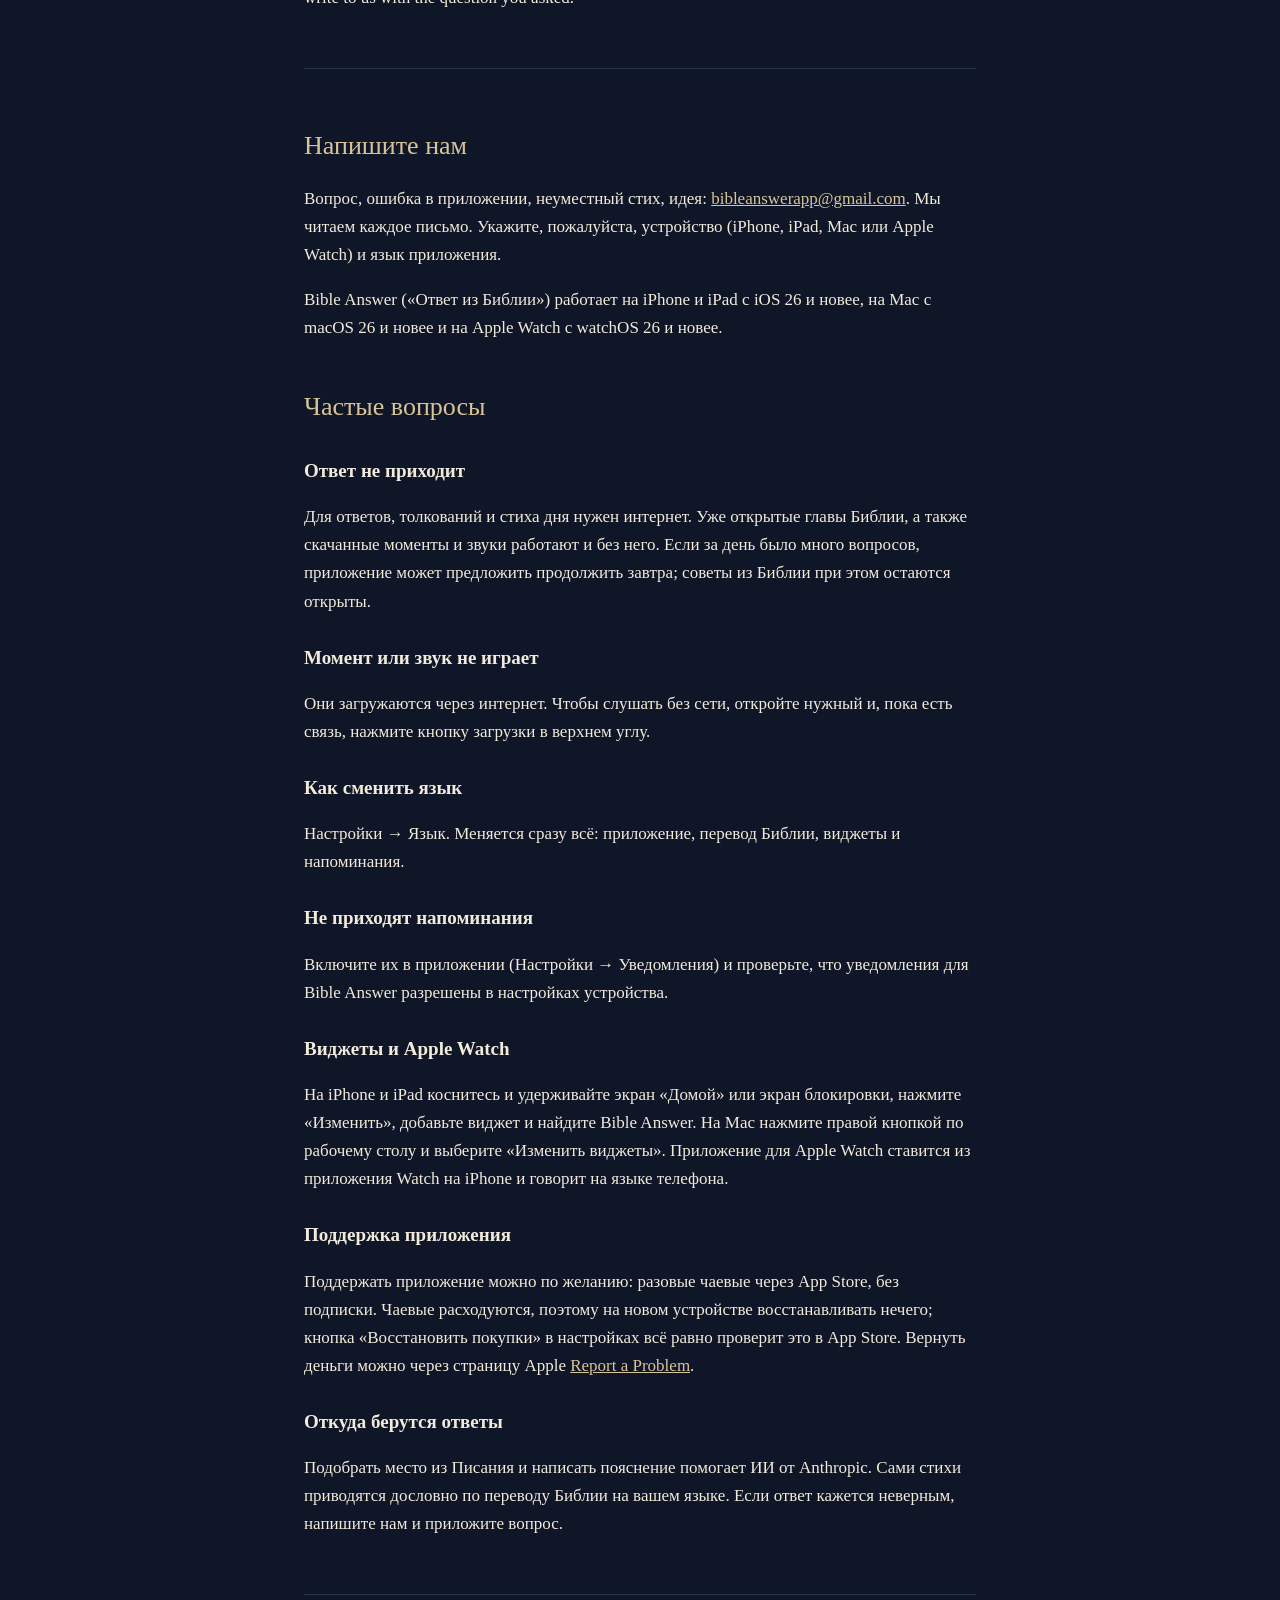
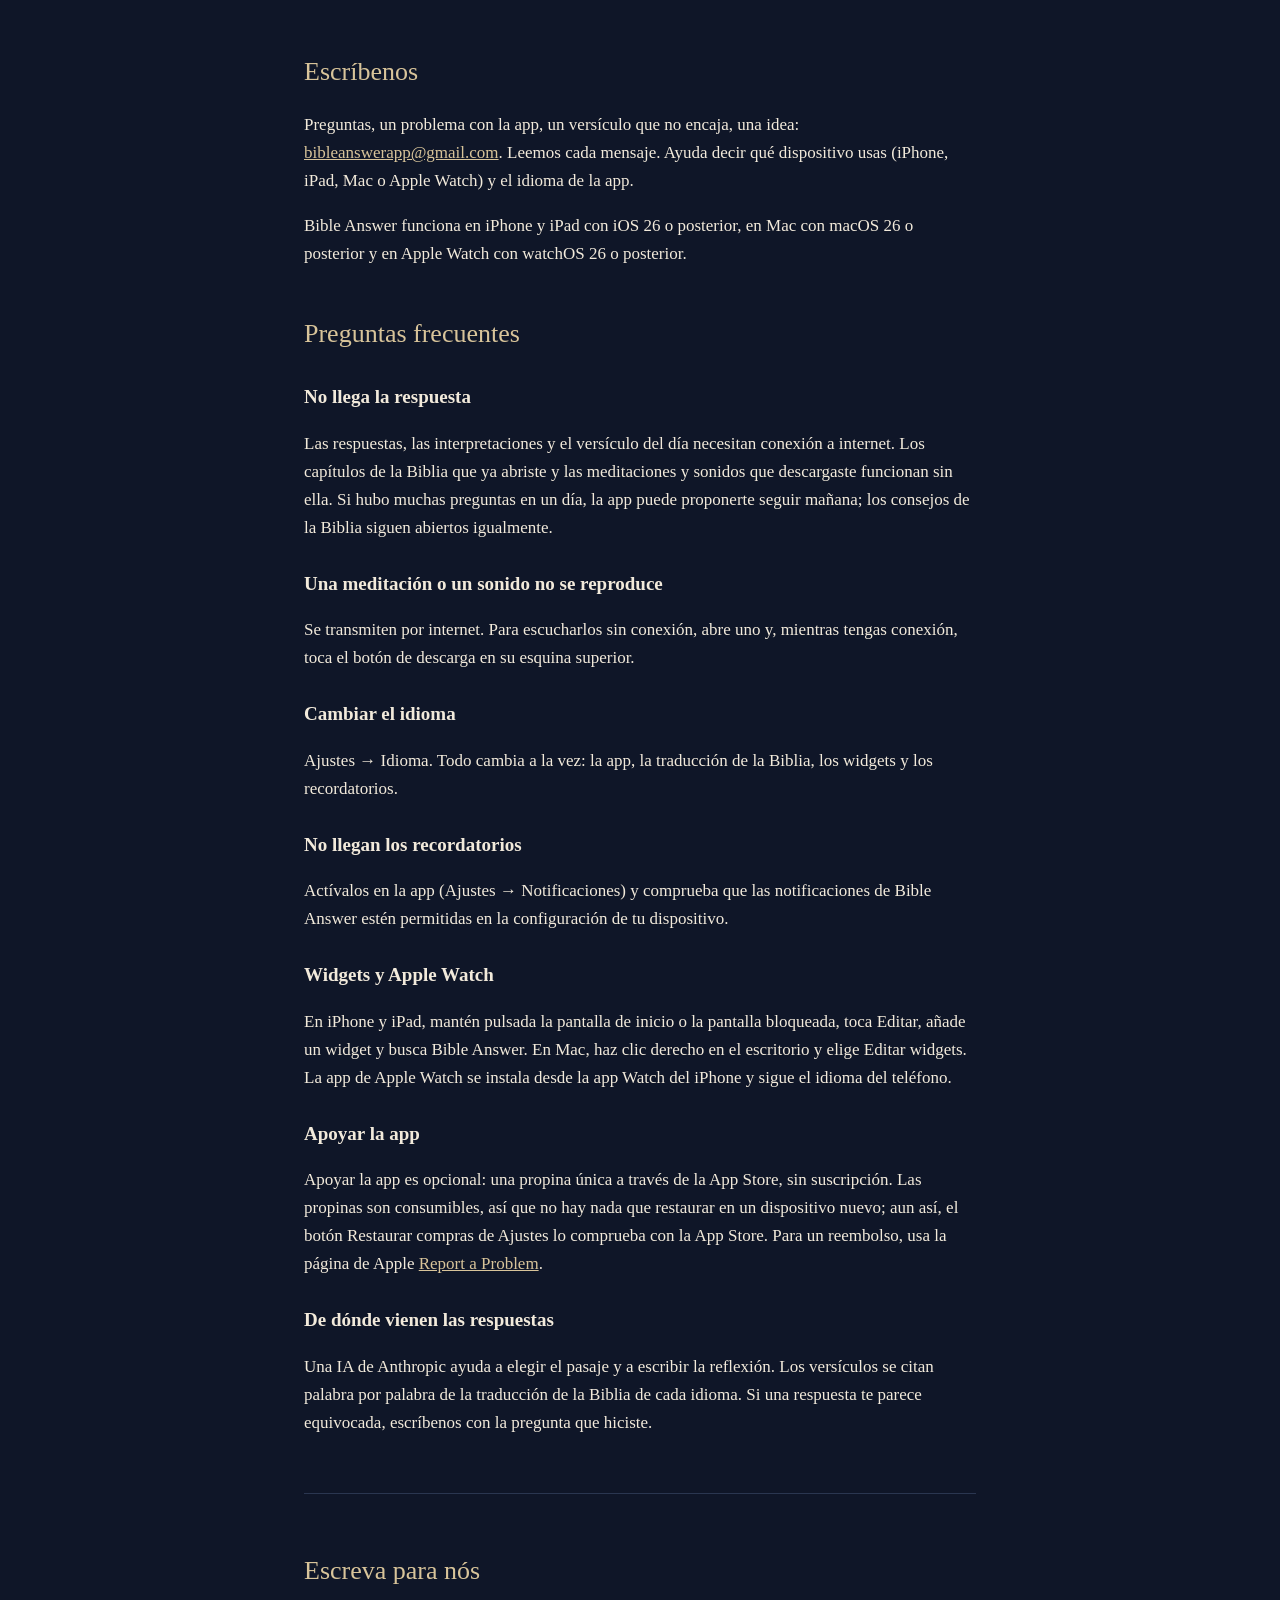
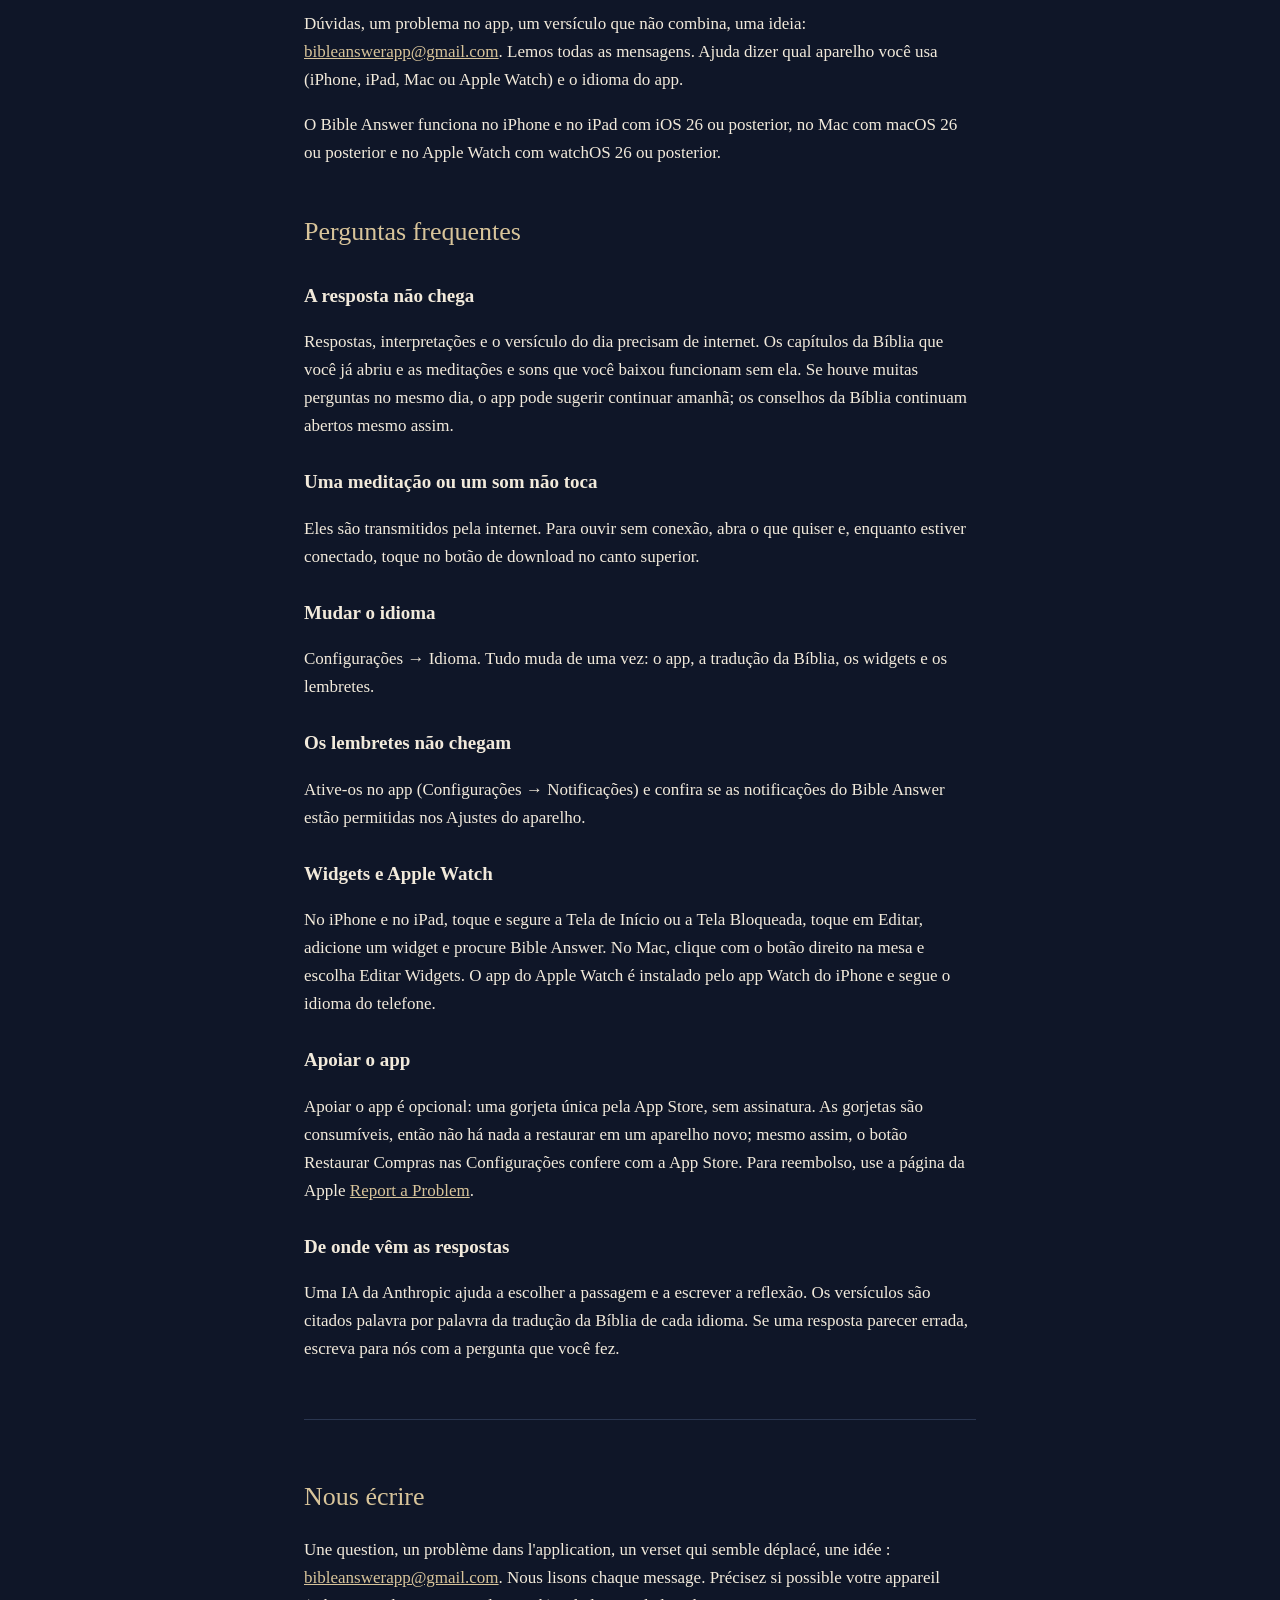
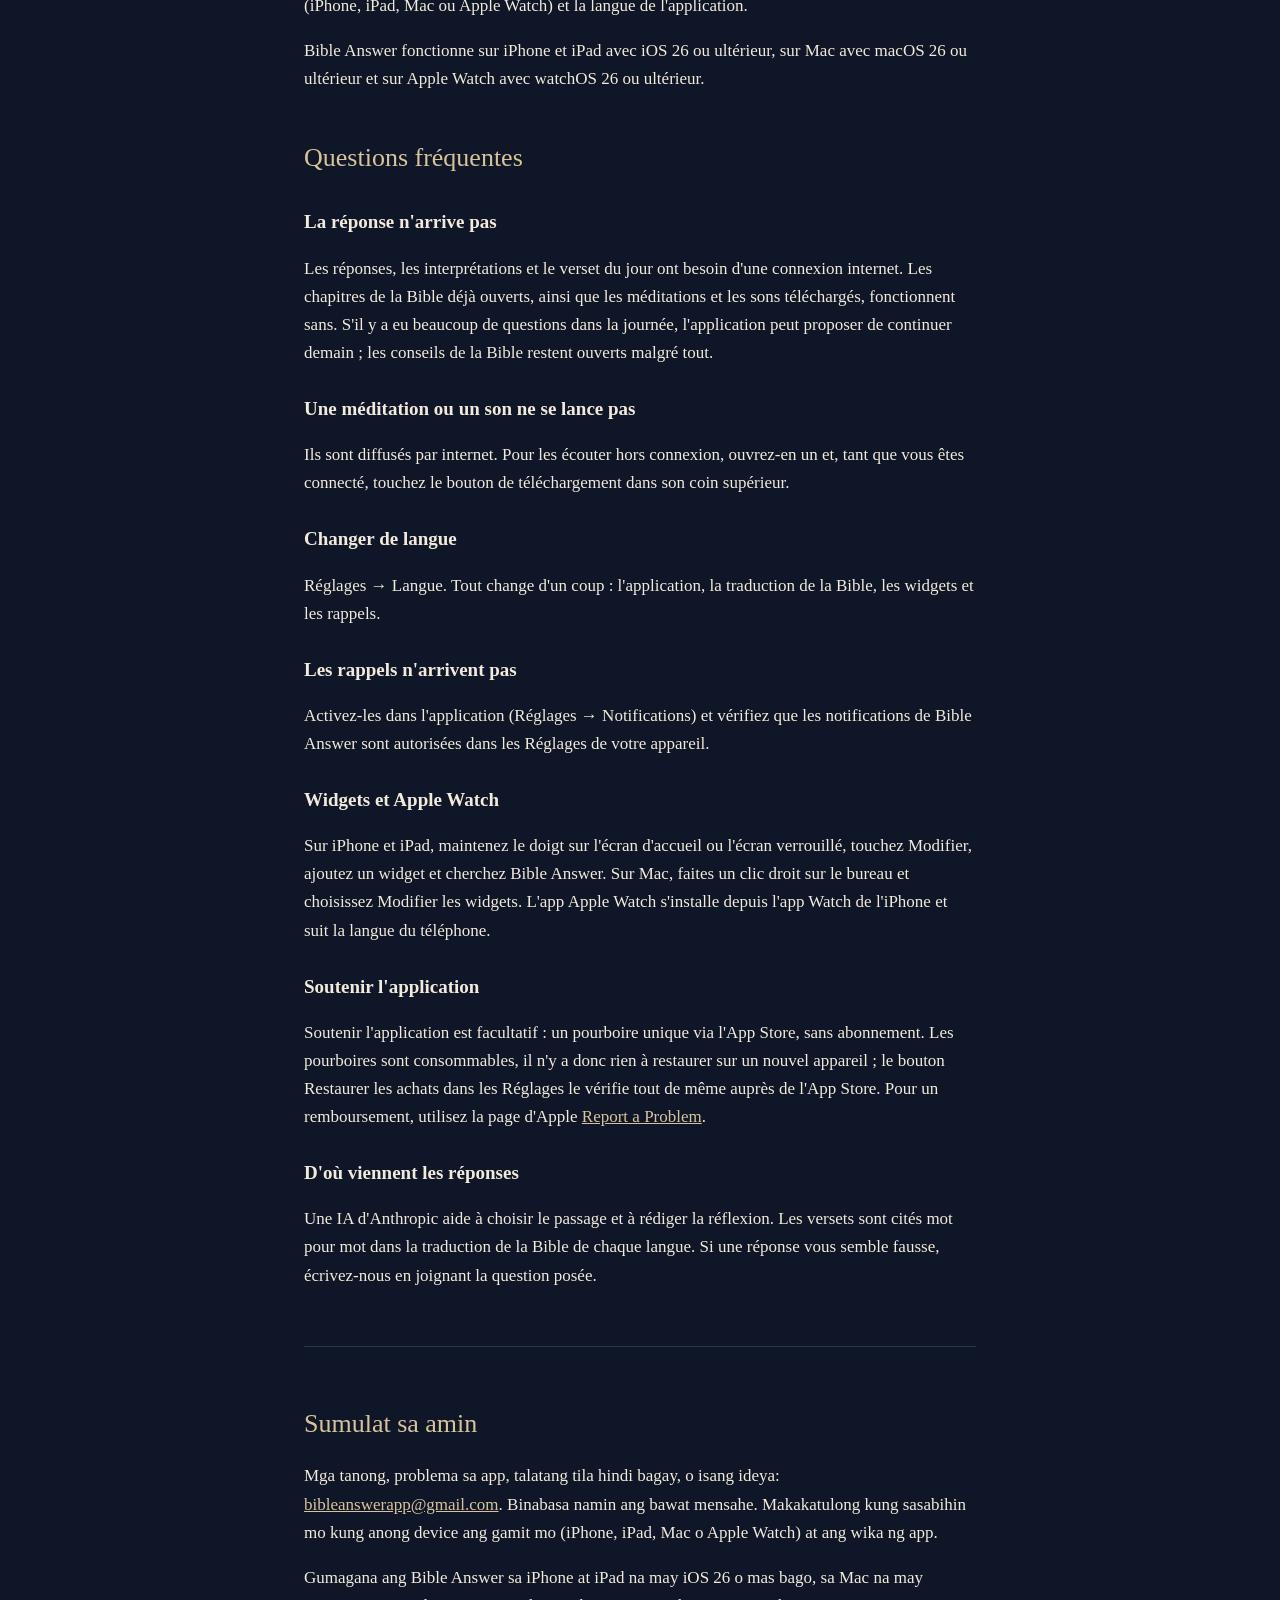
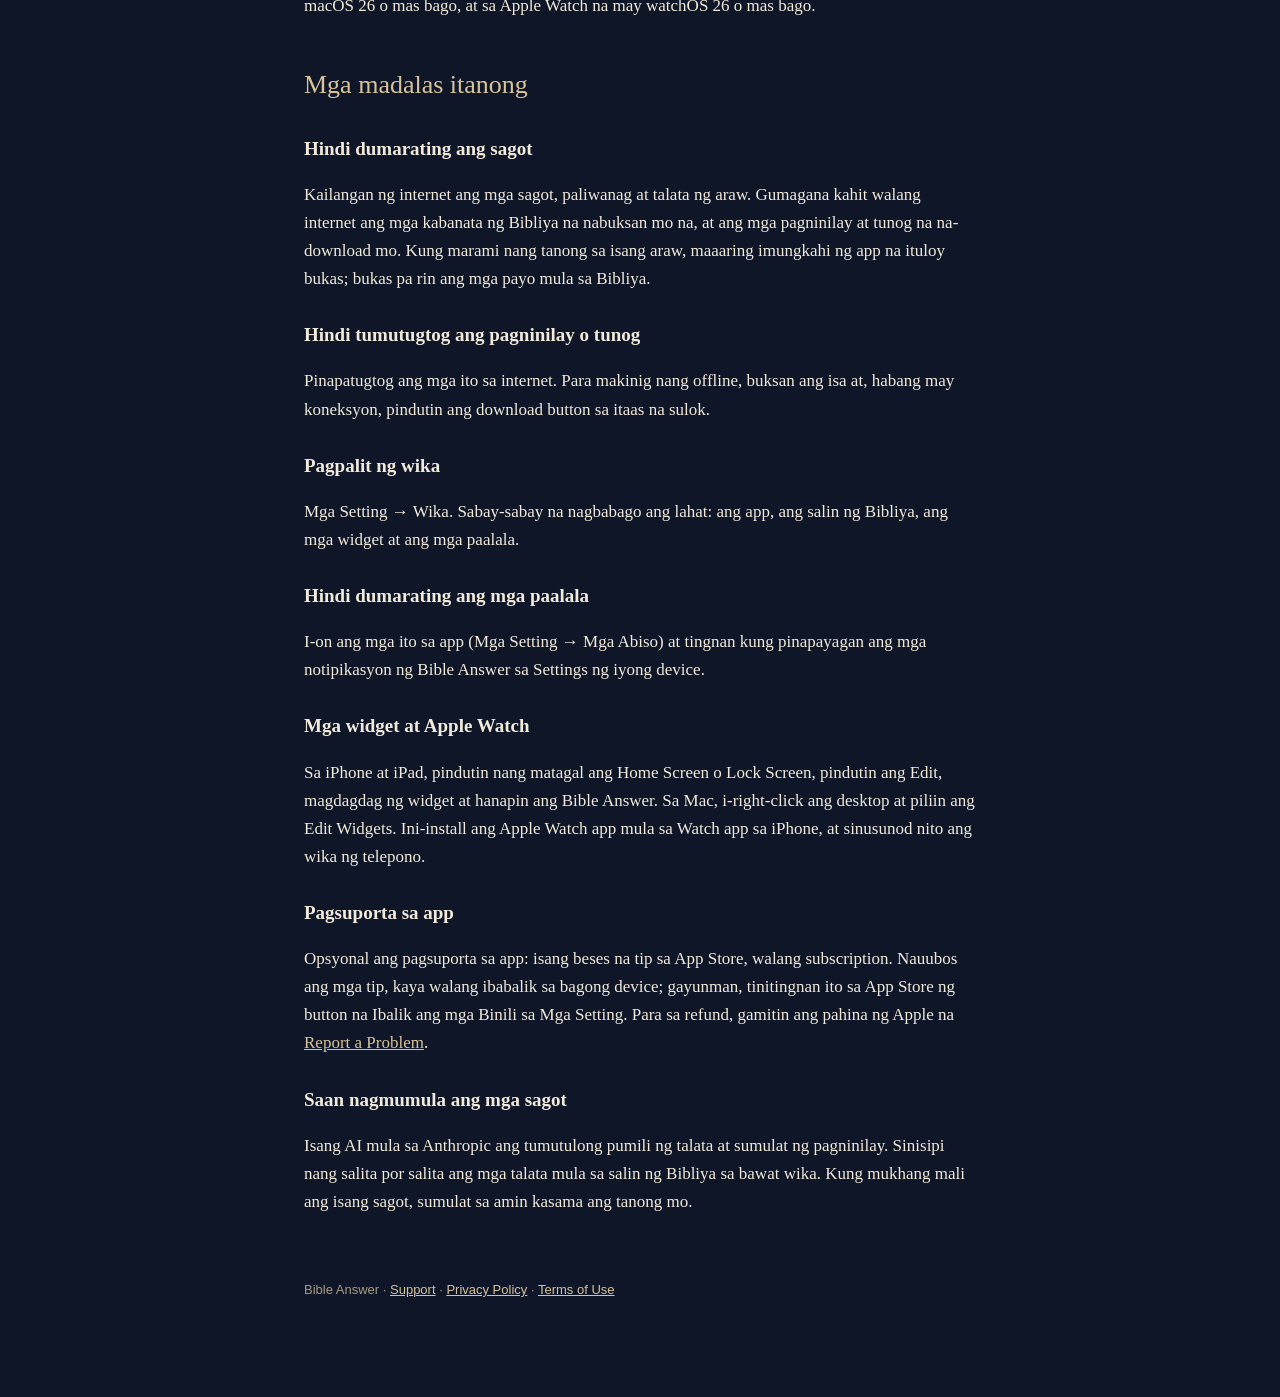
<file: bible-answer/support.html>
<!doctype html>
<html lang="en">
<head>
<meta charset="utf-8">
<meta name="viewport" content="width=device-width,initial-scale=1">
<title>Bible Answer — Support</title>
<link rel="stylesheet" href="style.css">
</head>
<body>
<main>
<header>
  <div class="mark">Bible Answer</div>
  <h1>Support</h1>
  <div class="meta"><a href="privacy">Privacy Policy</a> · <a href="terms">Terms of Use</a></div>
</header>

<nav class="lang"><a href="#en">English</a><a href="#ru">Русский</a><a href="#es">Español</a><a href="#pt">Português</a><a href="#fr">Français</a><a href="#fil">Filipino</a></nav>

<section id="en">
<h2>Write to us</h2>
<p>Questions, a problem with the app, a verse that seems out of place, an idea: <a href="mailto:bibleanswerapp@gmail.com">bibleanswerapp@gmail.com</a>. We read every message. It helps to say which device you use (iPhone, iPad, Mac or Apple Watch) and the app's language.</p>
<p>Bible Answer works on iPhone and iPad with iOS 26 or later, on Mac with macOS 26 or later, and on Apple Watch with watchOS 26 or later.</p>

<h2>Common questions</h2>
<h3>An answer does not come</h3>
<p>Answers, interpretations and the verse of the day need an internet connection. Bible chapters you have already opened, and meditations and sounds you have downloaded, work without one. If there were many questions in one day, the app may ask you to continue tomorrow; the advice from the Bible stays open all the same.</p>
<h3>A meditation or a sound does not play</h3>
<p>They stream over the internet. To listen offline, open one and tap the download button in its top corner while you are connected.</p>
<h3>Changing the language</h3>
<p>Settings → Language. Everything changes at once: the app, the Bible translation, the widgets, and the reminders.</p>
<h3>Reminders do not arrive</h3>
<p>Turn them on in the app (Settings → Notifications) and check that notifications for Bible Answer are allowed in your device's Settings.</p>
<h3>Widgets and Apple Watch</h3>
<p>On iPhone and iPad, touch and hold the Home Screen or Lock Screen, tap Edit, then add a widget and find Bible Answer. On Mac, right-click the desktop and choose Edit Widgets. The Apple Watch app installs from the Watch app on your iPhone and follows the phone's language.</p>
<h3>Support purchases</h3>
<p>Supporting the app is optional: a one-time tip through the App Store, with no subscription. Tips are consumable, so there is nothing to restore on a new device; the Restore Purchases button in Settings checks with the App Store all the same. For a refund, use Apple's <a href="https://reportaproblem.apple.com">Report a Problem</a> page.</p>
<h3>Where the answers come from</h3>
<p>An AI from Anthropic helps choose a passage and write the reflection. The verses themselves are quoted word for word from each language's Bible translation. If an answer seems wrong, please write to us with the question you asked.</p>
</section>

<hr>

<section id="ru">
<h2>Напишите нам</h2>
<p>Вопрос, ошибка в приложении, неуместный стих, идея: <a href="mailto:bibleanswerapp@gmail.com">bibleanswerapp@gmail.com</a>. Мы читаем каждое письмо. Укажите, пожалуйста, устройство (iPhone, iPad, Mac или Apple Watch) и язык приложения.</p>
<p>Bible Answer («Ответ из Библии») работает на iPhone и iPad с iOS 26 и новее, на Mac с macOS 26 и новее и на Apple Watch с watchOS 26 и новее.</p>

<h2>Частые вопросы</h2>
<h3>Ответ не приходит</h3>
<p>Для ответов, толкований и стиха дня нужен интернет. Уже открытые главы Библии, а также скачанные моменты и звуки работают и без него. Если за день было много вопросов, приложение может предложить продолжить завтра; советы из Библии при этом остаются открыты.</p>
<h3>Момент или звук не играет</h3>
<p>Они загружаются через интернет. Чтобы слушать без сети, откройте нужный и, пока есть связь, нажмите кнопку загрузки в верхнем углу.</p>
<h3>Как сменить язык</h3>
<p>Настройки → Язык. Меняется сразу всё: приложение, перевод Библии, виджеты и напоминания.</p>
<h3>Не приходят напоминания</h3>
<p>Включите их в приложении (Настройки → Уведомления) и проверьте, что уведомления для Bible Answer разрешены в настройках устройства.</p>
<h3>Виджеты и Apple Watch</h3>
<p>На iPhone и iPad коснитесь и удерживайте экран «Домой» или экран блокировки, нажмите «Изменить», добавьте виджет и найдите Bible Answer. На Mac нажмите правой кнопкой по рабочему столу и выберите «Изменить виджеты». Приложение для Apple Watch ставится из приложения Watch на iPhone и говорит на языке телефона.</p>
<h3>Поддержка приложения</h3>
<p>Поддержать приложение можно по желанию: разовые чаевые через App Store, без подписки. Чаевые расходуются, поэтому на новом устройстве восстанавливать нечего; кнопка «Восстановить покупки» в настройках всё равно проверит это в App Store. Вернуть деньги можно через страницу Apple <a href="https://reportaproblem.apple.com">Report a Problem</a>.</p>
<h3>Откуда берутся ответы</h3>
<p>Подобрать место из Писания и написать пояснение помогает ИИ от Anthropic. Сами стихи приводятся дословно по переводу Библии на вашем языке. Если ответ кажется неверным, напишите нам и приложите вопрос.</p>
</section>

<hr>

<section id="es">
<h2>Escríbenos</h2>
<p>Preguntas, un problema con la app, un versículo que no encaja, una idea: <a href="mailto:bibleanswerapp@gmail.com">bibleanswerapp@gmail.com</a>. Leemos cada mensaje. Ayuda decir qué dispositivo usas (iPhone, iPad, Mac o Apple Watch) y el idioma de la app.</p>
<p>Bible Answer funciona en iPhone y iPad con iOS 26 o posterior, en Mac con macOS 26 o posterior y en Apple Watch con watchOS 26 o posterior.</p>

<h2>Preguntas frecuentes</h2>
<h3>No llega la respuesta</h3>
<p>Las respuestas, las interpretaciones y el versículo del día necesitan conexión a internet. Los capítulos de la Biblia que ya abriste y las meditaciones y sonidos que descargaste funcionan sin ella. Si hubo muchas preguntas en un día, la app puede proponerte seguir mañana; los consejos de la Biblia siguen abiertos igualmente.</p>
<h3>Una meditación o un sonido no se reproduce</h3>
<p>Se transmiten por internet. Para escucharlos sin conexión, abre uno y, mientras tengas conexión, toca el botón de descarga en su esquina superior.</p>
<h3>Cambiar el idioma</h3>
<p>Ajustes → Idioma. Todo cambia a la vez: la app, la traducción de la Biblia, los widgets y los recordatorios.</p>
<h3>No llegan los recordatorios</h3>
<p>Actívalos en la app (Ajustes → Notificaciones) y comprueba que las notificaciones de Bible Answer estén permitidas en la configuración de tu dispositivo.</p>
<h3>Widgets y Apple Watch</h3>
<p>En iPhone y iPad, mantén pulsada la pantalla de inicio o la pantalla bloqueada, toca Editar, añade un widget y busca Bible Answer. En Mac, haz clic derecho en el escritorio y elige Editar widgets. La app de Apple Watch se instala desde la app Watch del iPhone y sigue el idioma del teléfono.</p>
<h3>Apoyar la app</h3>
<p>Apoyar la app es opcional: una propina única a través de la App Store, sin suscripción. Las propinas son consumibles, así que no hay nada que restaurar en un dispositivo nuevo; aun así, el botón Restaurar compras de Ajustes lo comprueba con la App Store. Para un reembolso, usa la página de Apple <a href="https://reportaproblem.apple.com">Report a Problem</a>.</p>
<h3>De dónde vienen las respuestas</h3>
<p>Una IA de Anthropic ayuda a elegir el pasaje y a escribir la reflexión. Los versículos se citan palabra por palabra de la traducción de la Biblia de cada idioma. Si una respuesta te parece equivocada, escríbenos con la pregunta que hiciste.</p>
</section>

<hr>

<section id="pt">
<h2>Escreva para nós</h2>
<p>Dúvidas, um problema no app, um versículo que não combina, uma ideia: <a href="mailto:bibleanswerapp@gmail.com">bibleanswerapp@gmail.com</a>. Lemos todas as mensagens. Ajuda dizer qual aparelho você usa (iPhone, iPad, Mac ou Apple Watch) e o idioma do app.</p>
<p>O Bible Answer funciona no iPhone e no iPad com iOS 26 ou posterior, no Mac com macOS 26 ou posterior e no Apple Watch com watchOS 26 ou posterior.</p>

<h2>Perguntas frequentes</h2>
<h3>A resposta não chega</h3>
<p>Respostas, interpretações e o versículo do dia precisam de internet. Os capítulos da Bíblia que você já abriu e as meditações e sons que você baixou funcionam sem ela. Se houve muitas perguntas no mesmo dia, o app pode sugerir continuar amanhã; os conselhos da Bíblia continuam abertos mesmo assim.</p>
<h3>Uma meditação ou um som não toca</h3>
<p>Eles são transmitidos pela internet. Para ouvir sem conexão, abra o que quiser e, enquanto estiver conectado, toque no botão de download no canto superior.</p>
<h3>Mudar o idioma</h3>
<p>Configurações → Idioma. Tudo muda de uma vez: o app, a tradução da Bíblia, os widgets e os lembretes.</p>
<h3>Os lembretes não chegam</h3>
<p>Ative-os no app (Configurações → Notificações) e confira se as notificações do Bible Answer estão permitidas nos Ajustes do aparelho.</p>
<h3>Widgets e Apple Watch</h3>
<p>No iPhone e no iPad, toque e segure a Tela de Início ou a Tela Bloqueada, toque em Editar, adicione um widget e procure Bible Answer. No Mac, clique com o botão direito na mesa e escolha Editar Widgets. O app do Apple Watch é instalado pelo app Watch do iPhone e segue o idioma do telefone.</p>
<h3>Apoiar o app</h3>
<p>Apoiar o app é opcional: uma gorjeta única pela App Store, sem assinatura. As gorjetas são consumíveis, então não há nada a restaurar em um aparelho novo; mesmo assim, o botão Restaurar Compras nas Configurações confere com a App Store. Para reembolso, use a página da Apple <a href="https://reportaproblem.apple.com">Report a Problem</a>.</p>
<h3>De onde vêm as respostas</h3>
<p>Uma IA da Anthropic ajuda a escolher a passagem e a escrever a reflexão. Os versículos são citados palavra por palavra da tradução da Bíblia de cada idioma. Se uma resposta parecer errada, escreva para nós com a pergunta que você fez.</p>
</section>

<hr>

<section id="fr">
<h2>Nous écrire</h2>
<p>Une question, un problème dans l'application, un verset qui semble déplacé, une idée : <a href="mailto:bibleanswerapp@gmail.com">bibleanswerapp@gmail.com</a>. Nous lisons chaque message. Précisez si possible votre appareil (iPhone, iPad, Mac ou Apple Watch) et la langue de l'application.</p>
<p>Bible Answer fonctionne sur iPhone et iPad avec iOS 26 ou ultérieur, sur Mac avec macOS 26 ou ultérieur et sur Apple Watch avec watchOS 26 ou ultérieur.</p>

<h2>Questions fréquentes</h2>
<h3>La réponse n'arrive pas</h3>
<p>Les réponses, les interprétations et le verset du jour ont besoin d'une connexion internet. Les chapitres de la Bible déjà ouverts, ainsi que les méditations et les sons téléchargés, fonctionnent sans. S'il y a eu beaucoup de questions dans la journée, l'application peut proposer de continuer demain ; les conseils de la Bible restent ouverts malgré tout.</p>
<h3>Une méditation ou un son ne se lance pas</h3>
<p>Ils sont diffusés par internet. Pour les écouter hors connexion, ouvrez-en un et, tant que vous êtes connecté, touchez le bouton de téléchargement dans son coin supérieur.</p>
<h3>Changer de langue</h3>
<p>Réglages → Langue. Tout change d'un coup : l'application, la traduction de la Bible, les widgets et les rappels.</p>
<h3>Les rappels n'arrivent pas</h3>
<p>Activez-les dans l'application (Réglages → Notifications) et vérifiez que les notifications de Bible Answer sont autorisées dans les Réglages de votre appareil.</p>
<h3>Widgets et Apple Watch</h3>
<p>Sur iPhone et iPad, maintenez le doigt sur l'écran d'accueil ou l'écran verrouillé, touchez Modifier, ajoutez un widget et cherchez Bible Answer. Sur Mac, faites un clic droit sur le bureau et choisissez Modifier les widgets. L'app Apple Watch s'installe depuis l'app Watch de l'iPhone et suit la langue du téléphone.</p>
<h3>Soutenir l'application</h3>
<p>Soutenir l'application est facultatif : un pourboire unique via l'App Store, sans abonnement. Les pourboires sont consommables, il n'y a donc rien à restaurer sur un nouvel appareil ; le bouton Restaurer les achats dans les Réglages le vérifie tout de même auprès de l'App Store. Pour un remboursement, utilisez la page d'Apple <a href="https://reportaproblem.apple.com">Report a Problem</a>.</p>
<h3>D'où viennent les réponses</h3>
<p>Une IA d'Anthropic aide à choisir le passage et à rédiger la réflexion. Les versets sont cités mot pour mot dans la traduction de la Bible de chaque langue. Si une réponse vous semble fausse, écrivez-nous en joignant la question posée.</p>
</section>

<hr>

<section id="fil">
<h2>Sumulat sa amin</h2>
<p>Mga tanong, problema sa app, talatang tila hindi bagay, o isang ideya: <a href="mailto:bibleanswerapp@gmail.com">bibleanswerapp@gmail.com</a>. Binabasa namin ang bawat mensahe. Makakatulong kung sasabihin mo kung anong device ang gamit mo (iPhone, iPad, Mac o Apple Watch) at ang wika ng app.</p>
<p>Gumagana ang Bible Answer sa iPhone at iPad na may iOS 26 o mas bago, sa Mac na may macOS 26 o mas bago, at sa Apple Watch na may watchOS 26 o mas bago.</p>

<h2>Mga madalas itanong</h2>
<h3>Hindi dumarating ang sagot</h3>
<p>Kailangan ng internet ang mga sagot, paliwanag at talata ng araw. Gumagana kahit walang internet ang mga kabanata ng Bibliya na nabuksan mo na, at ang mga pagninilay at tunog na na-download mo. Kung marami nang tanong sa isang araw, maaaring imungkahi ng app na ituloy bukas; bukas pa rin ang mga payo mula sa Bibliya.</p>
<h3>Hindi tumutugtog ang pagninilay o tunog</h3>
<p>Pinapatugtog ang mga ito sa internet. Para makinig nang offline, buksan ang isa at, habang may koneksyon, pindutin ang download button sa itaas na sulok.</p>
<h3>Pagpalit ng wika</h3>
<p>Mga Setting → Wika. Sabay-sabay na nagbabago ang lahat: ang app, ang salin ng Bibliya, ang mga widget at ang mga paalala.</p>
<h3>Hindi dumarating ang mga paalala</h3>
<p>I-on ang mga ito sa app (Mga Setting → Mga Abiso) at tingnan kung pinapayagan ang mga notipikasyon ng Bible Answer sa Settings ng iyong device.</p>
<h3>Mga widget at Apple Watch</h3>
<p>Sa iPhone at iPad, pindutin nang matagal ang Home Screen o Lock Screen, pindutin ang Edit, magdagdag ng widget at hanapin ang Bible Answer. Sa Mac, i-right-click ang desktop at piliin ang Edit Widgets. Ini-install ang Apple Watch app mula sa Watch app sa iPhone, at sinusunod nito ang wika ng telepono.</p>
<h3>Pagsuporta sa app</h3>
<p>Opsyonal ang pagsuporta sa app: isang beses na tip sa App Store, walang subscription. Nauubos ang mga tip, kaya walang ibabalik sa bagong device; gayunman, tinitingnan ito sa App Store ng button na Ibalik ang mga Binili sa Mga Setting. Para sa refund, gamitin ang pahina ng Apple na <a href="https://reportaproblem.apple.com">Report a Problem</a>.</p>
<h3>Saan nagmumula ang mga sagot</h3>
<p>Isang AI mula sa Anthropic ang tumutulong pumili ng talata at sumulat ng pagninilay. Sinisipi nang salita por salita ang mga talata mula sa salin ng Bibliya sa bawat wika. Kung mukhang mali ang isang sagot, sumulat sa amin kasama ang tanong mo.</p>
</section>

<footer>Bible Answer · <a href="support">Support</a> · <a href="privacy">Privacy Policy</a> · <a href="terms">Terms of Use</a></footer>
</main>
</body>
</html>
</file>
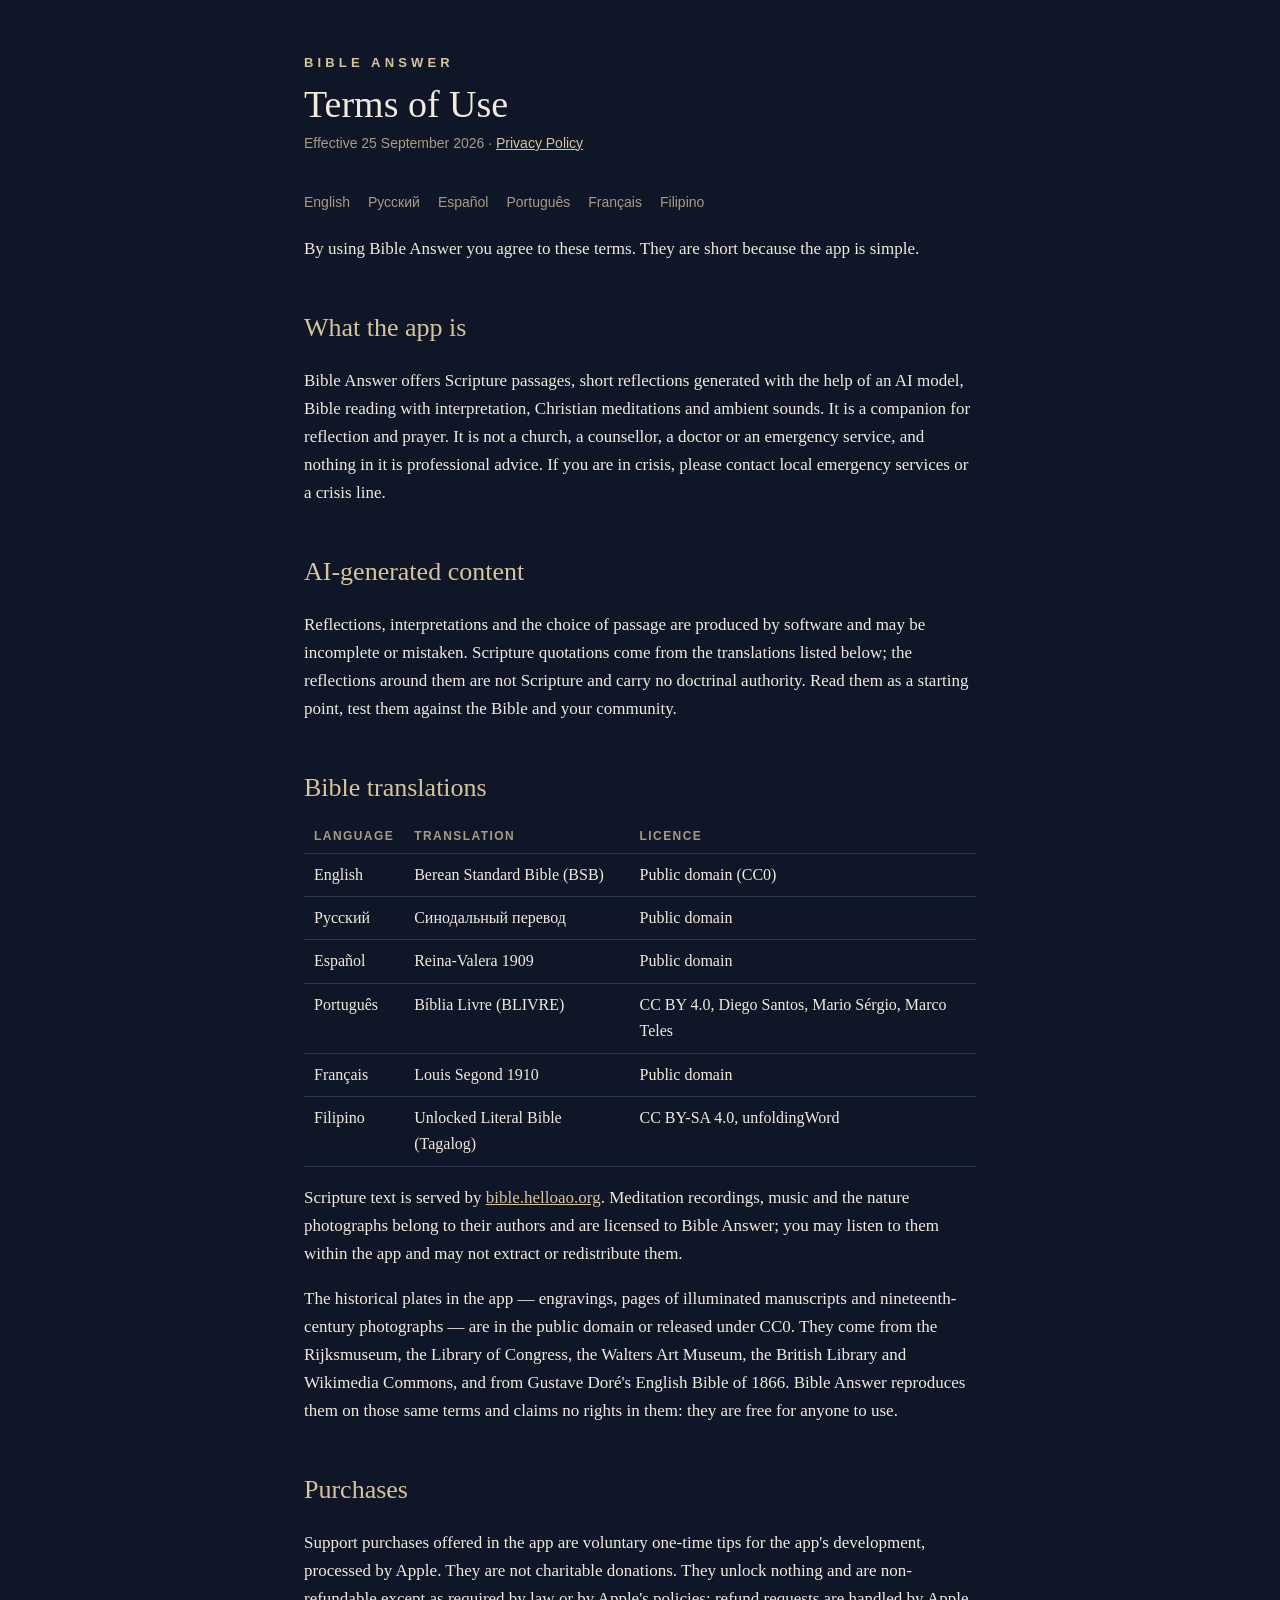
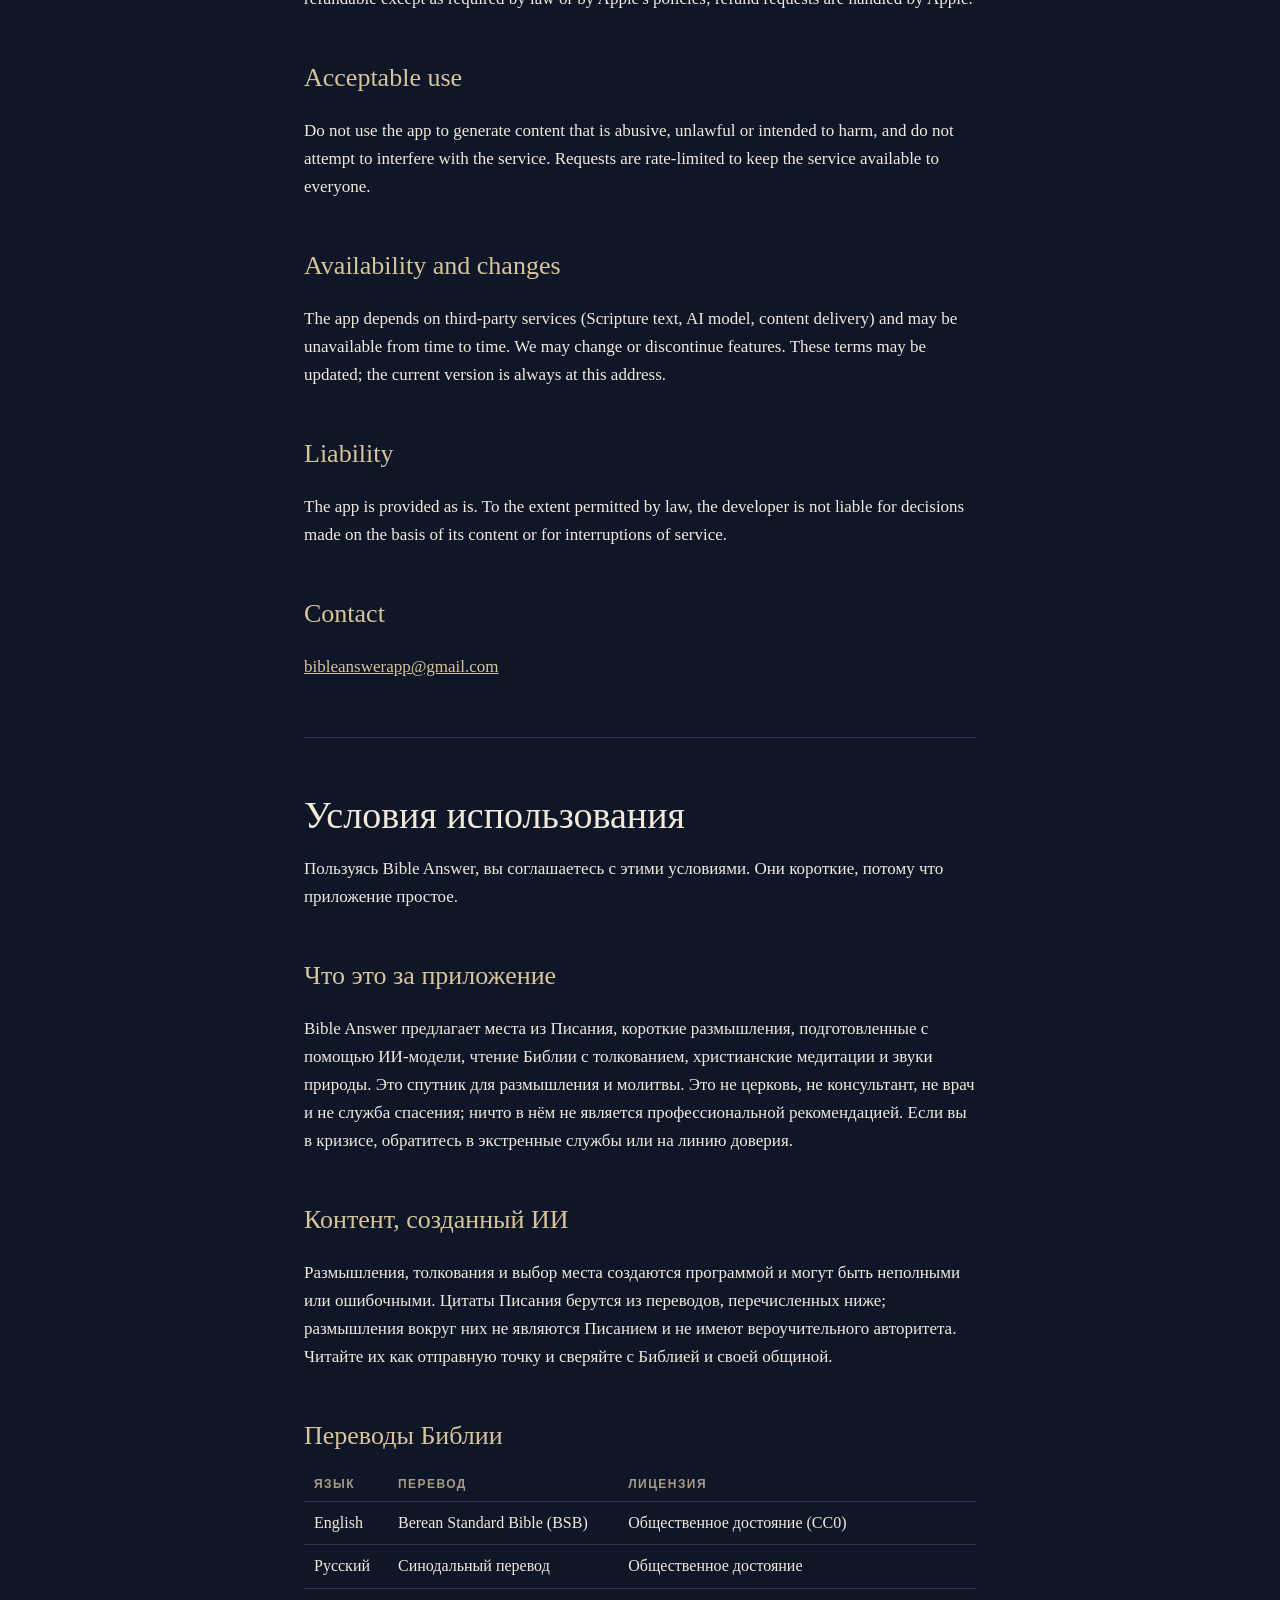
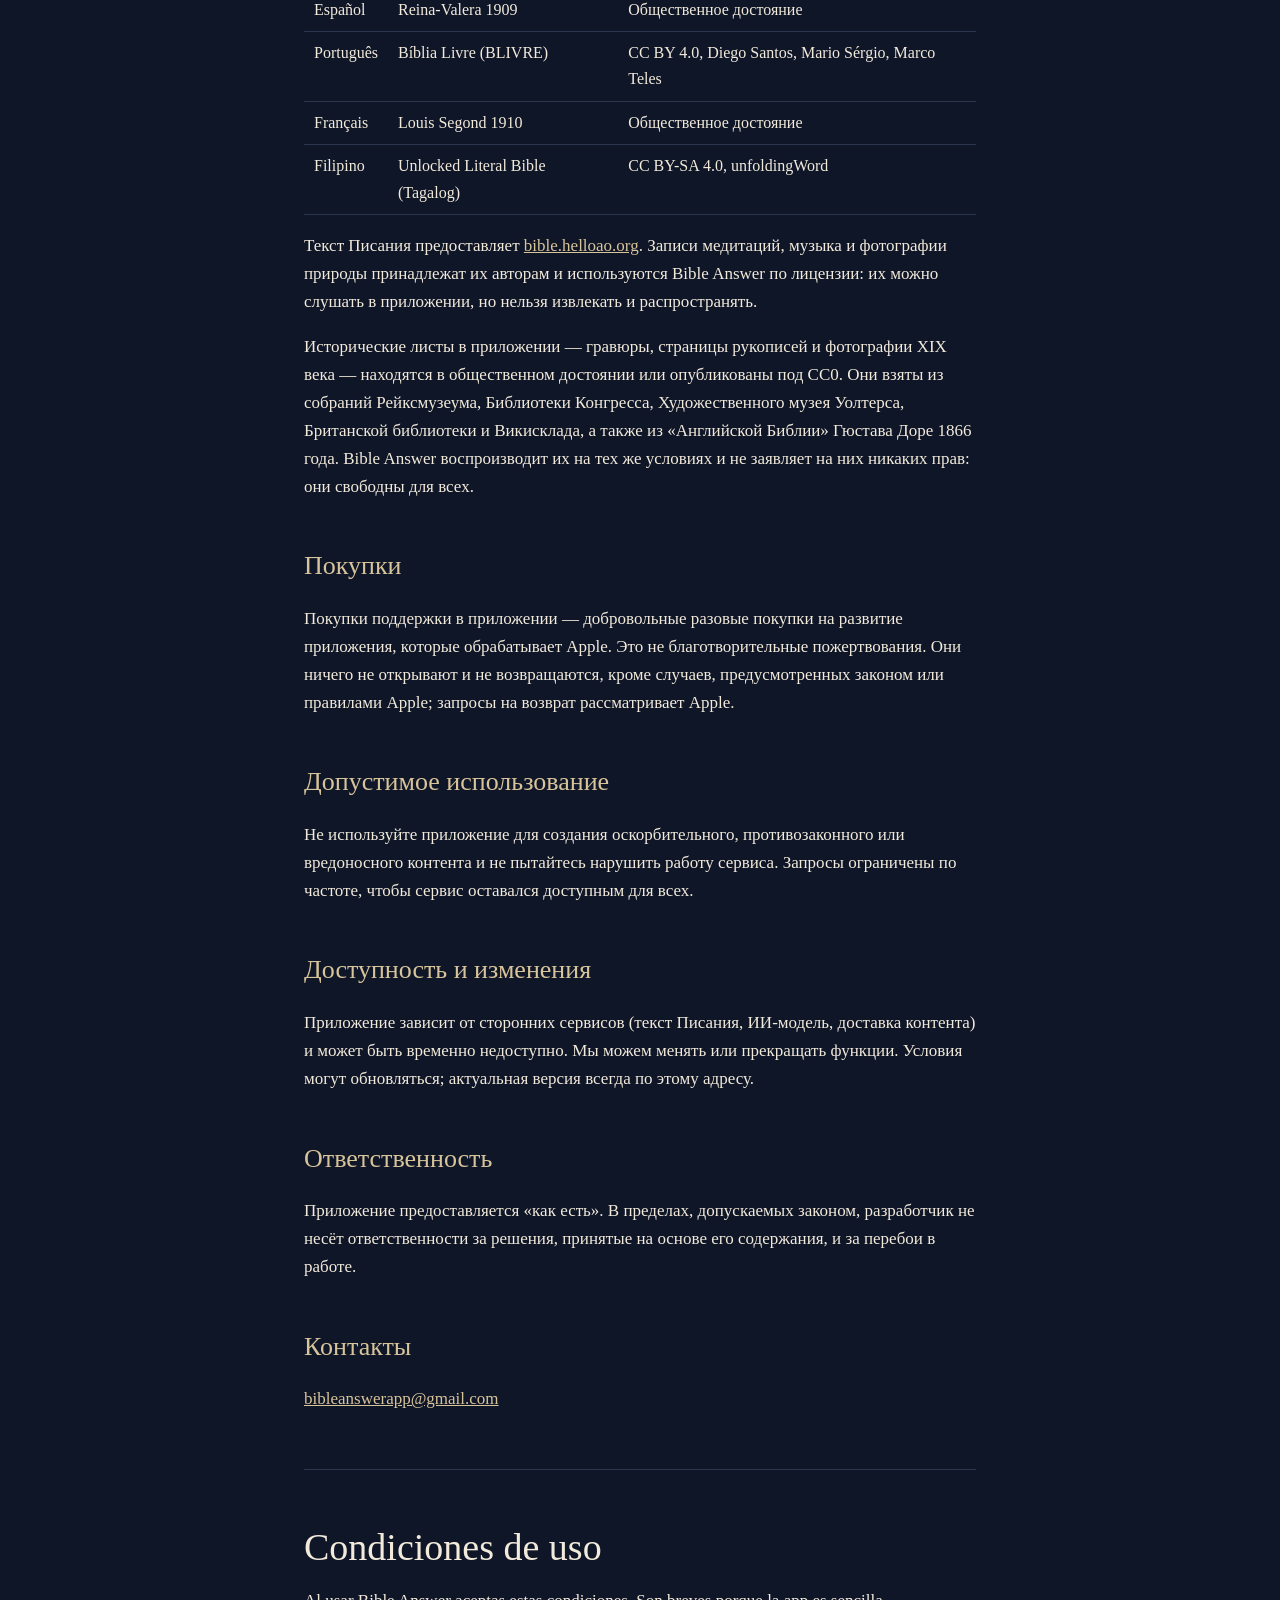
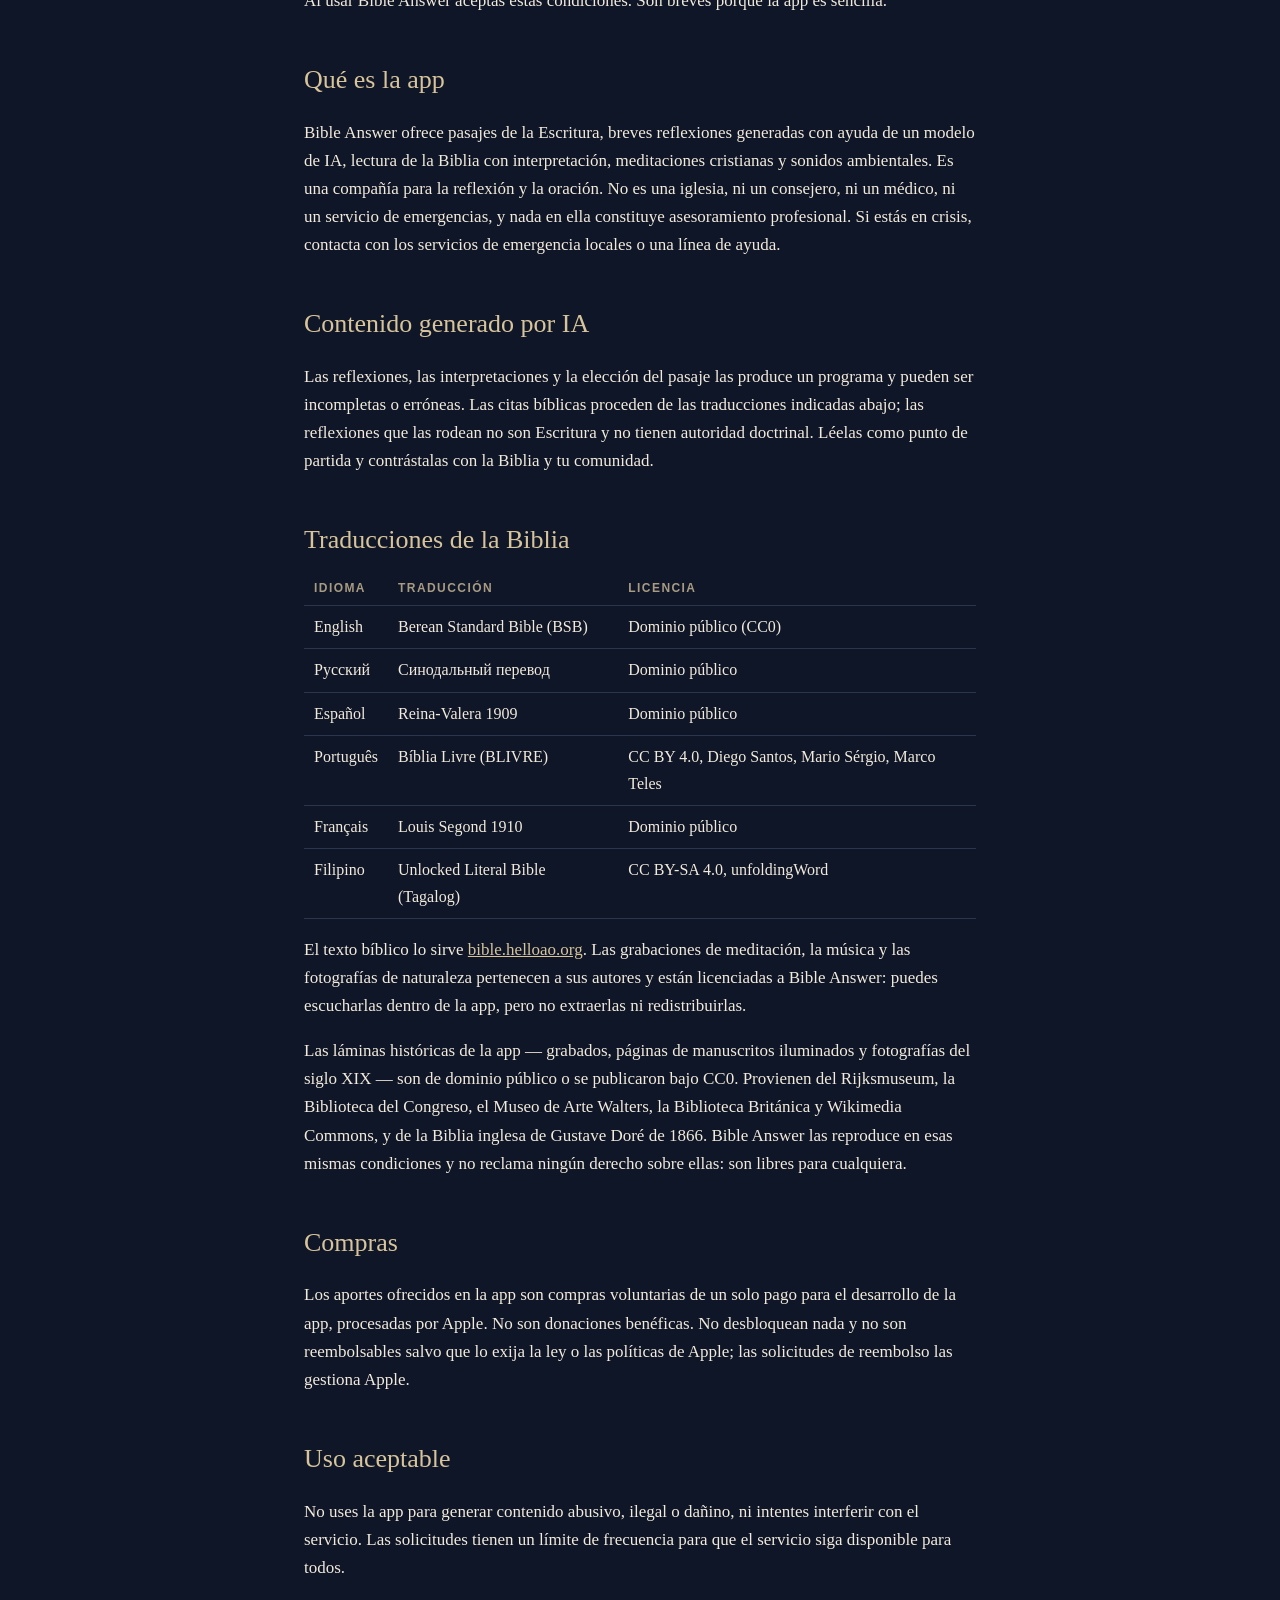
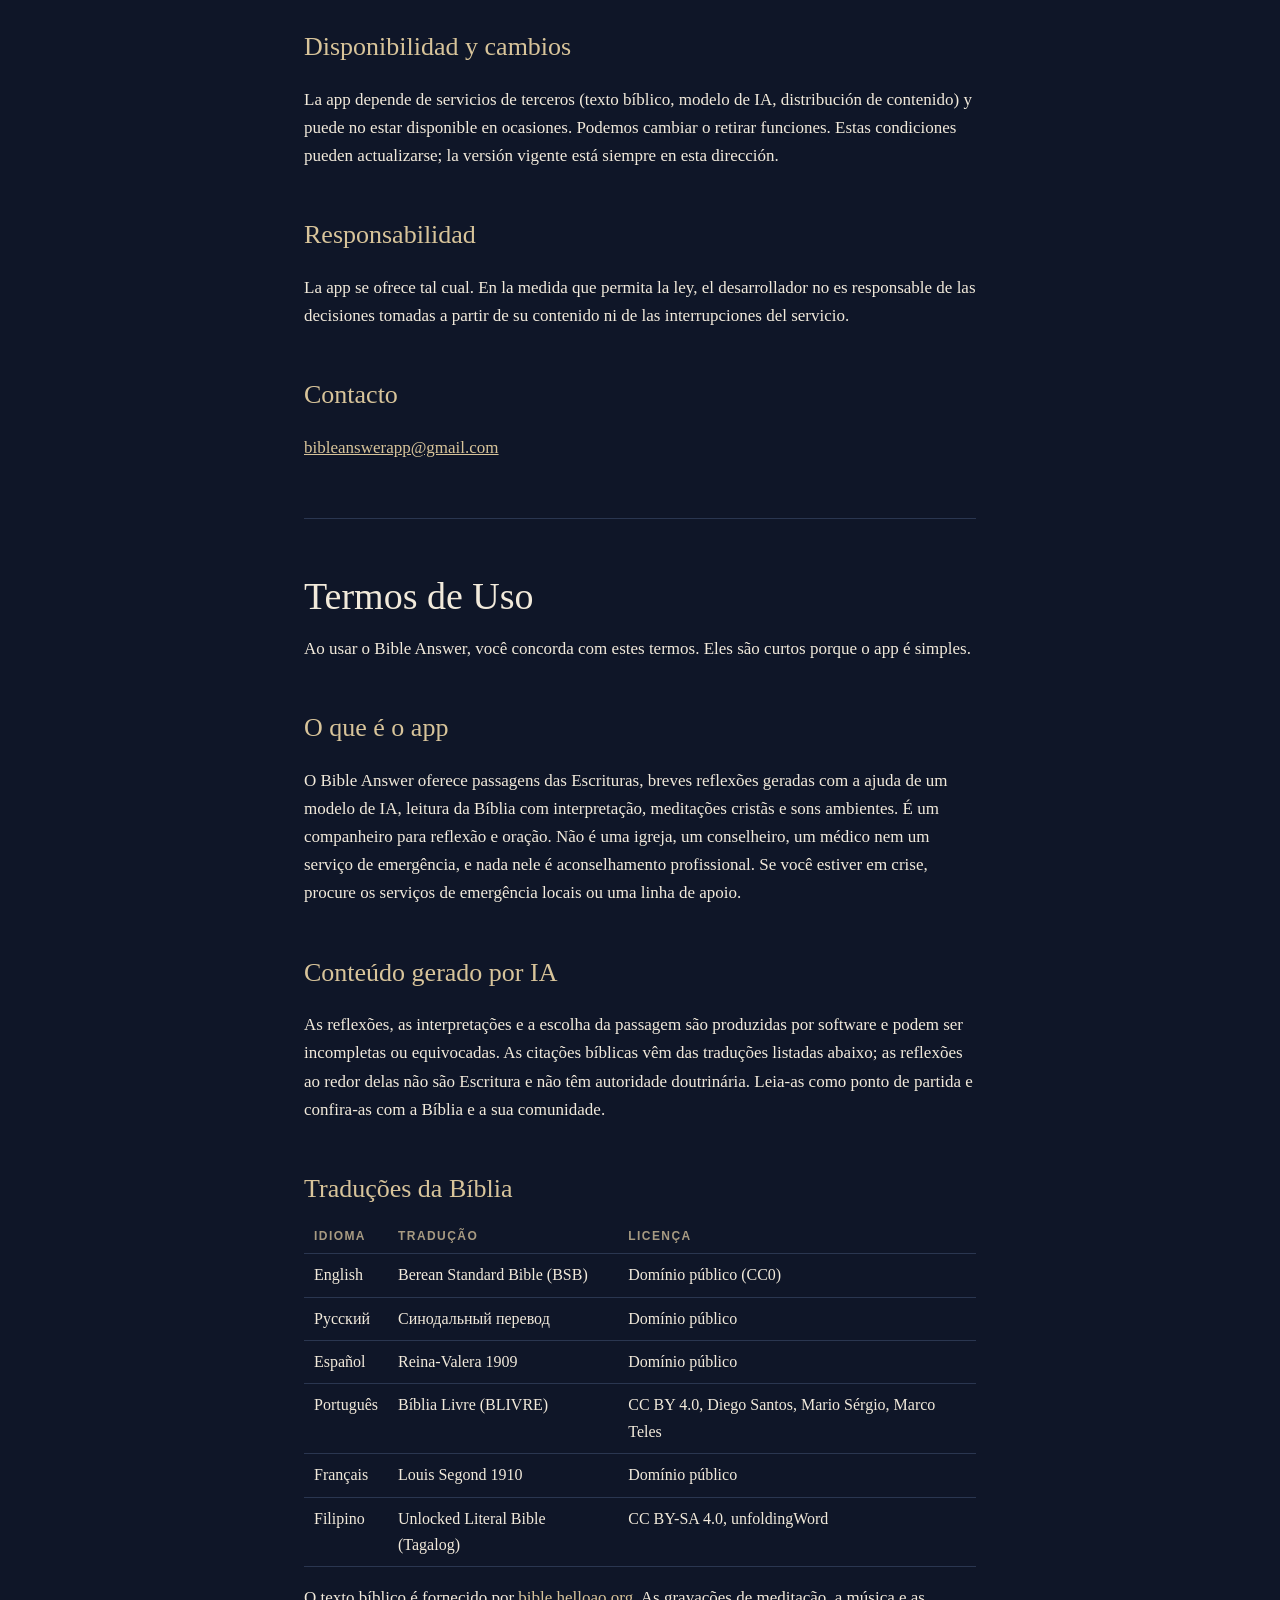
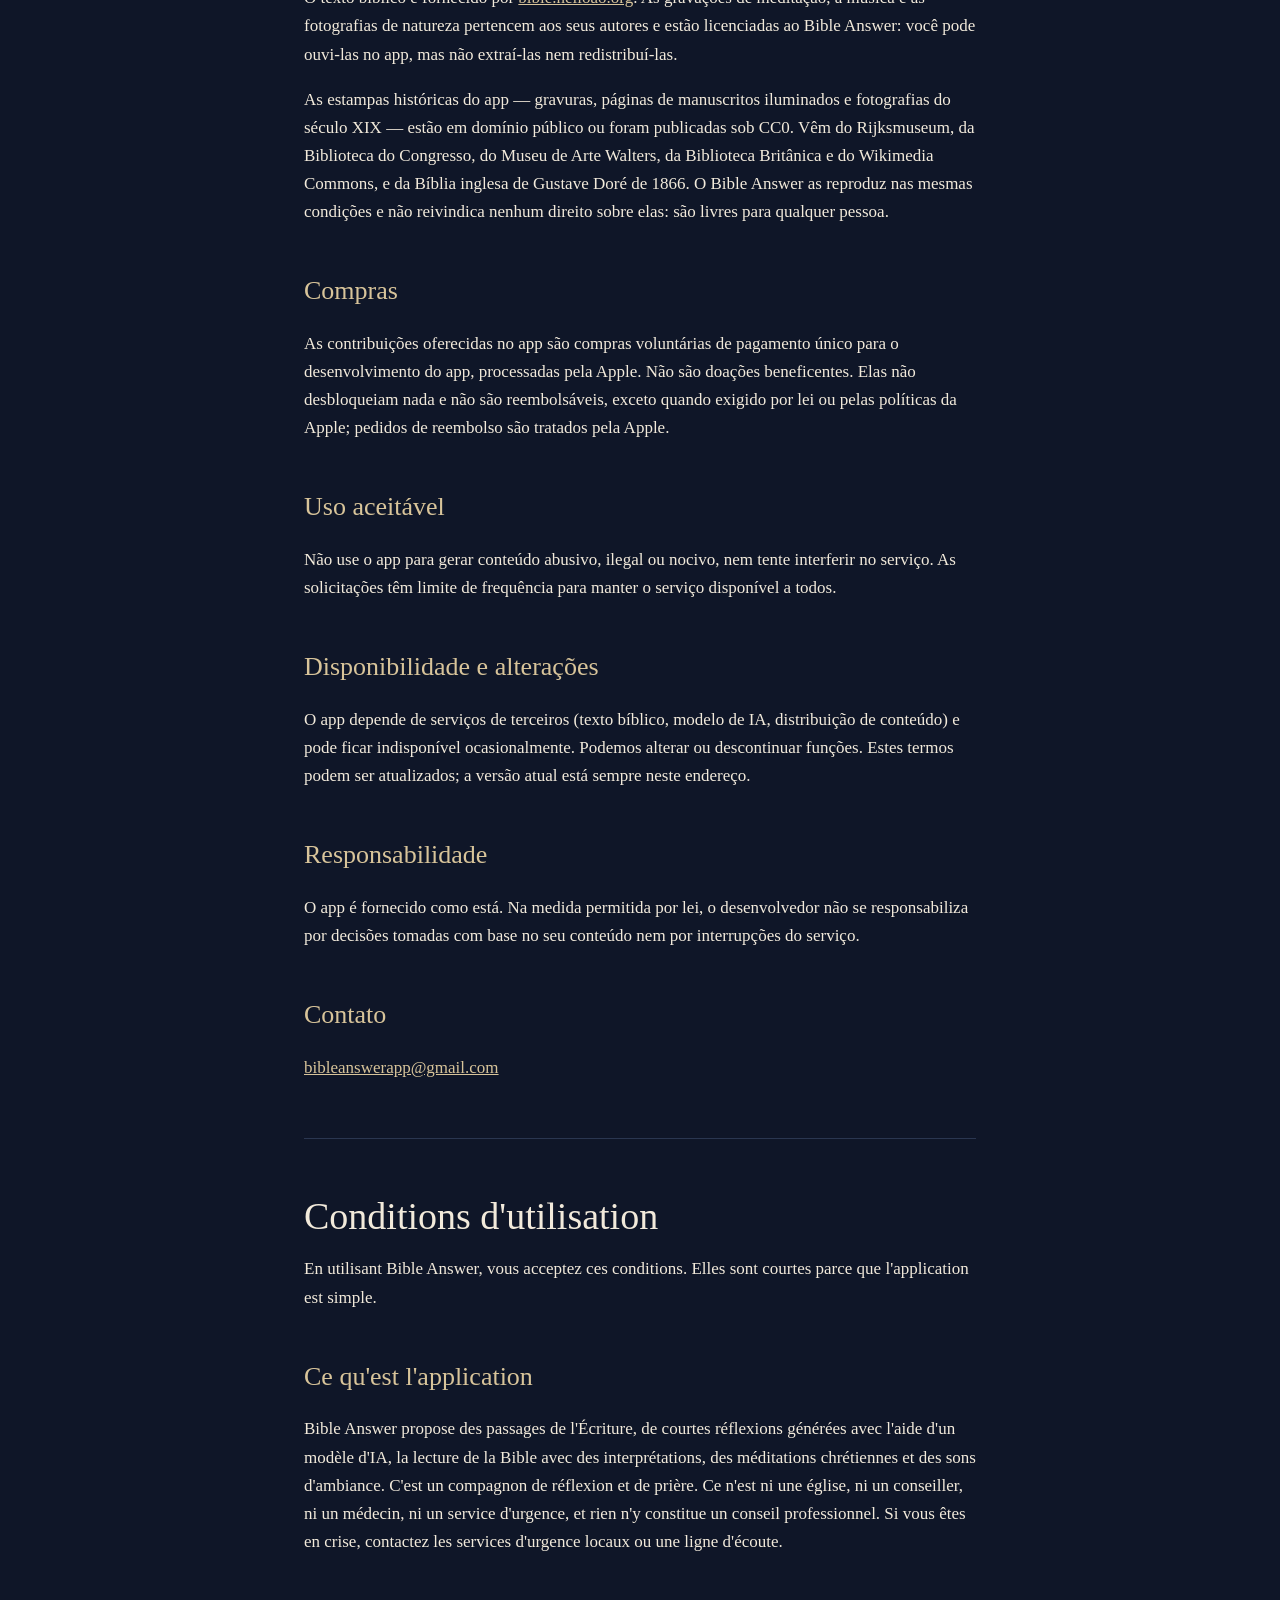
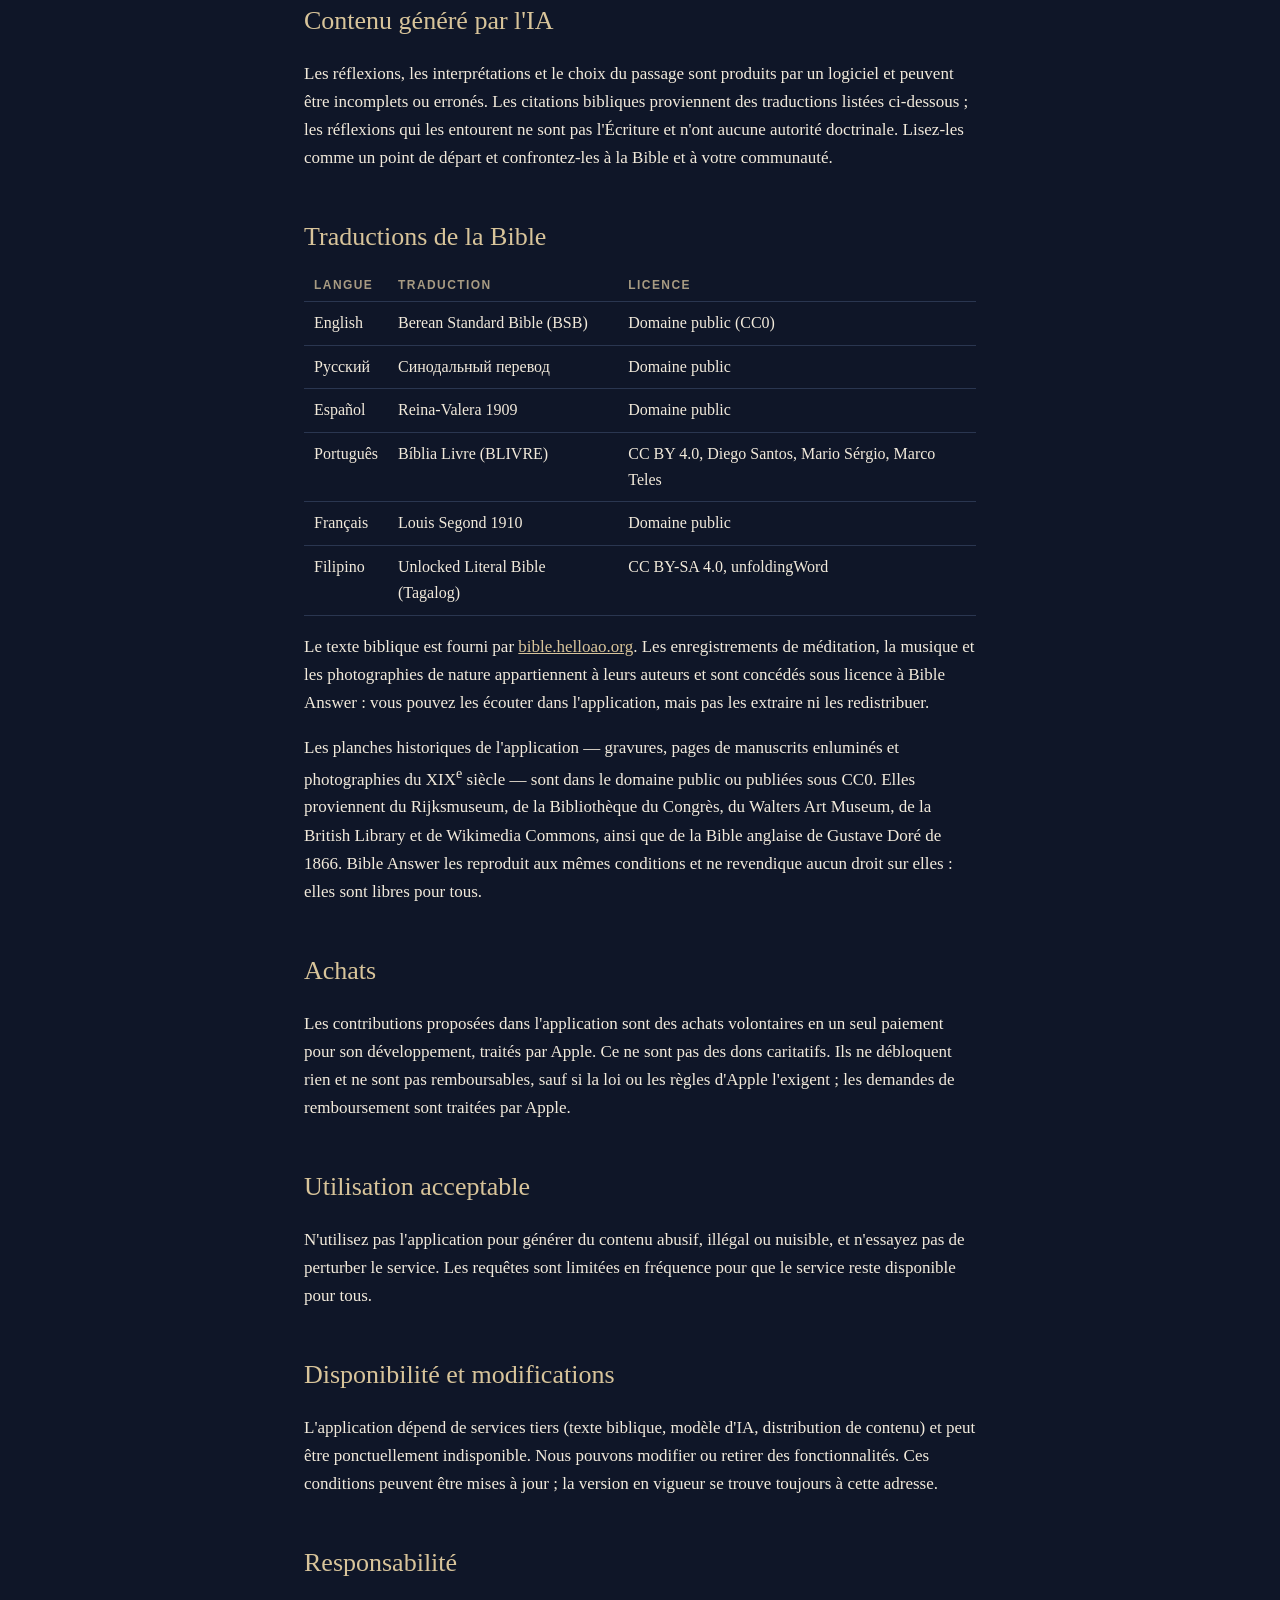
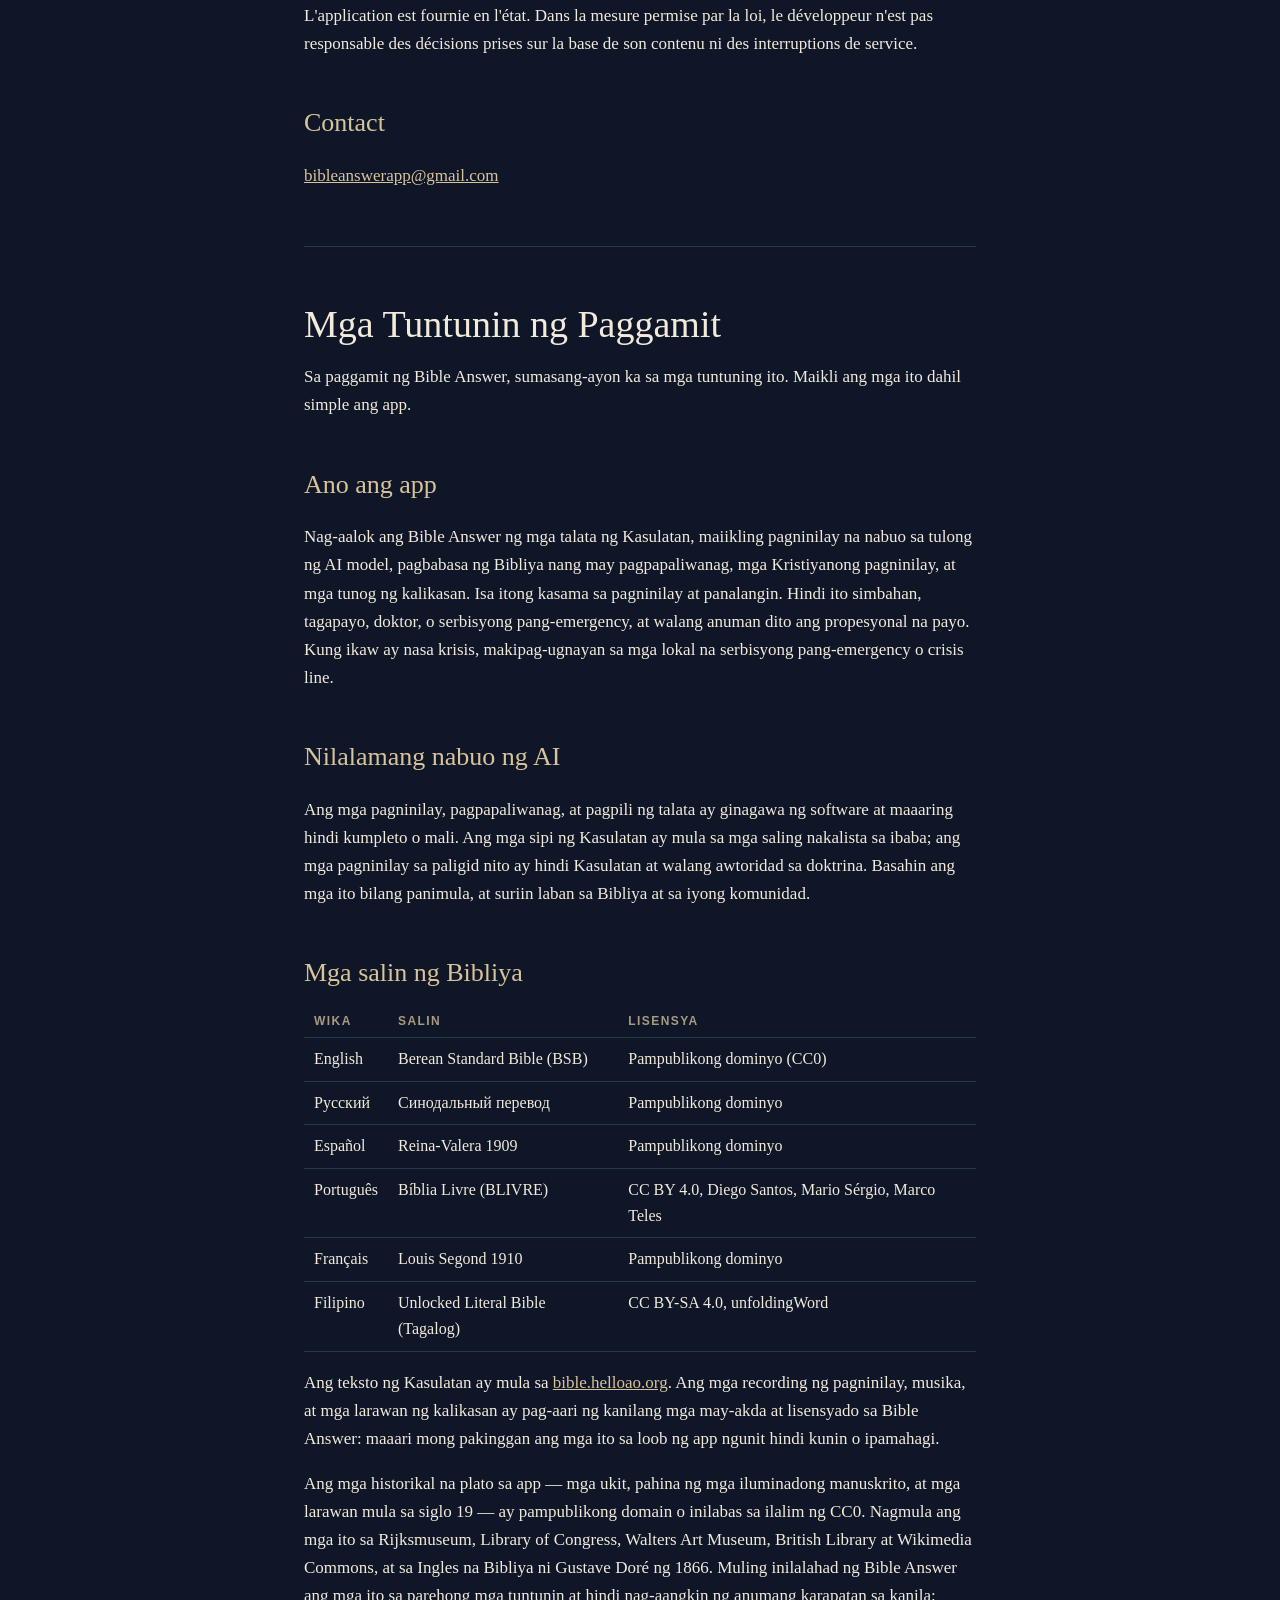
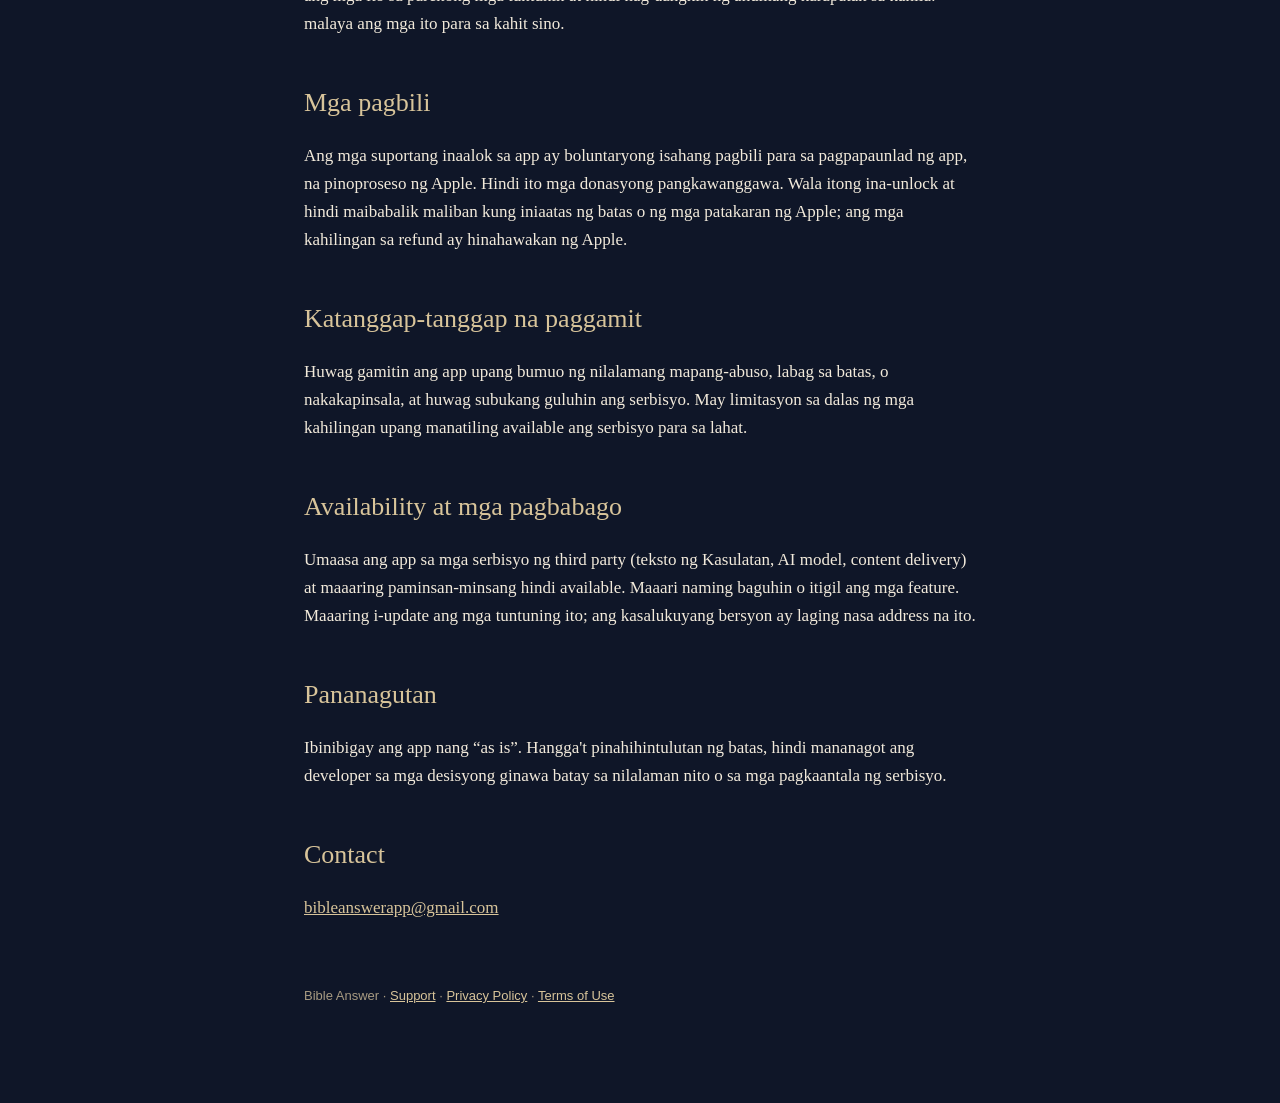
<file: bible-answer/terms.html>
<!doctype html>
<html lang="en">
<head>
<meta charset="utf-8">
<meta name="viewport" content="width=device-width,initial-scale=1">
<title>Bible Answer — Terms of Use</title>
<link rel="stylesheet" href="style.css">
</head>
<body>
<main>
<header>
  <div class="mark">Bible Answer</div>
  <h1>Terms of Use</h1>
  <div class="meta">Effective 25 September 2026 · <a href="privacy">Privacy Policy</a></div>
</header>

<nav class="lang"><a href="#en">English</a><a href="#ru">Русский</a><a href="#es">Español</a><a href="#pt">Português</a><a href="#fr">Français</a><a href="#fil">Filipino</a></nav>

<section id="en">
<p>By using Bible Answer you agree to these terms. They are short because the app is simple.</p>

<h2>What the app is</h2>
<p>Bible Answer offers Scripture passages, short reflections generated with the help of an AI model, Bible reading with interpretation, Christian meditations and ambient sounds. It is a companion for reflection and prayer. It is not a church, a counsellor, a doctor or an emergency service, and nothing in it is professional advice. If you are in crisis, please contact local emergency services or a crisis line.</p>

<h2>AI-generated content</h2>
<p>Reflections, interpretations and the choice of passage are produced by software and may be incomplete or mistaken. Scripture quotations come from the translations listed below; the reflections around them are not Scripture and carry no doctrinal authority. Read them as a starting point, test them against the Bible and your community.</p>

<h2>Bible translations</h2>
<table>
<tr><th>Language</th><th>Translation</th><th>Licence</th></tr>
<tr><td>English</td><td>Berean Standard Bible (BSB)</td><td>Public domain (CC0)</td></tr>
<tr><td>Русский</td><td>Синодальный перевод</td><td>Public domain</td></tr>
<tr><td>Español</td><td>Reina-Valera 1909</td><td>Public domain</td></tr>
<tr><td>Português</td><td>Bíblia Livre (BLIVRE)</td><td>CC BY 4.0, Diego Santos, Mario Sérgio, Marco Teles</td></tr>
<tr><td>Français</td><td>Louis Segond 1910</td><td>Public domain</td></tr>
<tr><td>Filipino</td><td>Unlocked Literal Bible (Tagalog)</td><td>CC BY-SA 4.0, unfoldingWord</td></tr>
</table>
<p>Scripture text is served by <a href="https://bible.helloao.org">bible.helloao.org</a>. Meditation recordings, music and the nature photographs belong to their authors and are licensed to Bible Answer; you may listen to them within the app and may not extract or redistribute them.</p>
<p>The historical plates in the app — engravings, pages of illuminated manuscripts and nineteenth-century photographs — are in the public domain or released under CC0. They come from the Rijksmuseum, the Library of Congress, the Walters Art Museum, the British Library and Wikimedia Commons, and from Gustave Doré's English Bible of 1866. Bible Answer reproduces them on those same terms and claims no rights in them: they are free for anyone to use.</p>

<h2>Purchases</h2>
<p>Support purchases offered in the app are voluntary one-time tips for the app's development, processed by Apple. They are not charitable donations. They unlock nothing and are non-refundable except as required by law or by Apple's policies; refund requests are handled by Apple.</p>

<h2>Acceptable use</h2>
<p>Do not use the app to generate content that is abusive, unlawful or intended to harm, and do not attempt to interfere with the service. Requests are rate-limited to keep the service available to everyone.</p>

<h2>Availability and changes</h2>
<p>The app depends on third-party services (Scripture text, AI model, content delivery) and may be unavailable from time to time. We may change or discontinue features. These terms may be updated; the current version is always at this address.</p>

<h2>Liability</h2>
<p>The app is provided as is. To the extent permitted by law, the developer is not liable for decisions made on the basis of its content or for interruptions of service.</p>

<h2>Contact</h2>
<p><a href="mailto:bibleanswerapp@gmail.com">bibleanswerapp@gmail.com</a></p>
</section>

<hr>

<section id="ru">
<h1>Условия использования</h1>
<p>Пользуясь Bible Answer, вы соглашаетесь с этими условиями. Они короткие, потому что приложение простое.</p>

<h2>Что это за приложение</h2>
<p>Bible Answer предлагает места из Писания, короткие размышления, подготовленные с помощью ИИ-модели, чтение Библии с толкованием, христианские медитации и звуки природы. Это спутник для размышления и молитвы. Это не церковь, не консультант, не врач и не служба спасения; ничто в нём не является профессиональной рекомендацией. Если вы в кризисе, обратитесь в экстренные службы или на линию доверия.</p>

<h2>Контент, созданный ИИ</h2>
<p>Размышления, толкования и выбор места создаются программой и могут быть неполными или ошибочными. Цитаты Писания берутся из переводов, перечисленных ниже; размышления вокруг них не являются Писанием и не имеют вероучительного авторитета. Читайте их как отправную точку и сверяйте с Библией и своей общиной.</p>

<h2>Переводы Библии</h2>
<table>
<tr><th>Язык</th><th>Перевод</th><th>Лицензия</th></tr>
<tr><td>English</td><td>Berean Standard Bible (BSB)</td><td>Общественное достояние (CC0)</td></tr>
<tr><td>Русский</td><td>Синодальный перевод</td><td>Общественное достояние</td></tr>
<tr><td>Español</td><td>Reina-Valera 1909</td><td>Общественное достояние</td></tr>
<tr><td>Português</td><td>Bíblia Livre (BLIVRE)</td><td>CC BY 4.0, Diego Santos, Mario Sérgio, Marco Teles</td></tr>
<tr><td>Français</td><td>Louis Segond 1910</td><td>Общественное достояние</td></tr>
<tr><td>Filipino</td><td>Unlocked Literal Bible (Tagalog)</td><td>CC BY-SA 4.0, unfoldingWord</td></tr>
</table>
<p>Текст Писания предоставляет <a href="https://bible.helloao.org">bible.helloao.org</a>. Записи медитаций, музыка и фотографии природы принадлежат их авторам и используются Bible Answer по лицензии: их можно слушать в приложении, но нельзя извлекать и распространять.</p>
<p>Исторические листы в приложении — гравюры, страницы рукописей и фотографии XIX века — находятся в общественном достоянии или опубликованы под CC0. Они взяты из собраний Рейксмузеума, Библиотеки Конгресса, Художественного музея Уолтерса, Британской библиотеки и Викисклада, а также из «Английской Библии» Гюстава Доре 1866 года. Bible Answer воспроизводит их на тех же условиях и не заявляет на них никаких прав: они свободны для всех.</p>

<h2>Покупки</h2>
<p>Покупки поддержки в приложении — добровольные разовые покупки на развитие приложения, которые обрабатывает Apple. Это не благотворительные пожертвования. Они ничего не открывают и не возвращаются, кроме случаев, предусмотренных законом или правилами Apple; запросы на возврат рассматривает Apple.</p>

<h2>Допустимое использование</h2>
<p>Не используйте приложение для создания оскорбительного, противозаконного или вредоносного контента и не пытайтесь нарушить работу сервиса. Запросы ограничены по частоте, чтобы сервис оставался доступным для всех.</p>

<h2>Доступность и изменения</h2>
<p>Приложение зависит от сторонних сервисов (текст Писания, ИИ-модель, доставка контента) и может быть временно недоступно. Мы можем менять или прекращать функции. Условия могут обновляться; актуальная версия всегда по этому адресу.</p>

<h2>Ответственность</h2>
<p>Приложение предоставляется «как есть». В пределах, допускаемых законом, разработчик не несёт ответственности за решения, принятые на основе его содержания, и за перебои в работе.</p>

<h2>Контакты</h2>
<p><a href="mailto:bibleanswerapp@gmail.com">bibleanswerapp@gmail.com</a></p>
</section>

<hr>

<section id="es">
<h1>Condiciones de uso</h1>
<p>Al usar Bible Answer aceptas estas condiciones. Son breves porque la app es sencilla.</p>

<h2>Qué es la app</h2>
<p>Bible Answer ofrece pasajes de la Escritura, breves reflexiones generadas con ayuda de un modelo de IA, lectura de la Biblia con interpretación, meditaciones cristianas y sonidos ambientales. Es una compañía para la reflexión y la oración. No es una iglesia, ni un consejero, ni un médico, ni un servicio de emergencias, y nada en ella constituye asesoramiento profesional. Si estás en crisis, contacta con los servicios de emergencia locales o una línea de ayuda.</p>

<h2>Contenido generado por IA</h2>
<p>Las reflexiones, las interpretaciones y la elección del pasaje las produce un programa y pueden ser incompletas o erróneas. Las citas bíblicas proceden de las traducciones indicadas abajo; las reflexiones que las rodean no son Escritura y no tienen autoridad doctrinal. Léelas como punto de partida y contrástalas con la Biblia y tu comunidad.</p>

<h2>Traducciones de la Biblia</h2>
<table>
<tr><th>Idioma</th><th>Traducción</th><th>Licencia</th></tr>
<tr><td>English</td><td>Berean Standard Bible (BSB)</td><td>Dominio público (CC0)</td></tr>
<tr><td>Русский</td><td>Синодальный перевод</td><td>Dominio público</td></tr>
<tr><td>Español</td><td>Reina-Valera 1909</td><td>Dominio público</td></tr>
<tr><td>Português</td><td>Bíblia Livre (BLIVRE)</td><td>CC BY 4.0, Diego Santos, Mario Sérgio, Marco Teles</td></tr>
<tr><td>Français</td><td>Louis Segond 1910</td><td>Dominio público</td></tr>
<tr><td>Filipino</td><td>Unlocked Literal Bible (Tagalog)</td><td>CC BY-SA 4.0, unfoldingWord</td></tr>
</table>
<p>El texto bíblico lo sirve <a href="https://bible.helloao.org">bible.helloao.org</a>. Las grabaciones de meditación, la música y las fotografías de naturaleza pertenecen a sus autores y están licenciadas a Bible Answer: puedes escucharlas dentro de la app, pero no extraerlas ni redistribuirlas.</p>
<p>Las láminas históricas de la app — grabados, páginas de manuscritos iluminados y fotografías del siglo XIX — son de dominio público o se publicaron bajo CC0. Provienen del Rijksmuseum, la Biblioteca del Congreso, el Museo de Arte Walters, la Biblioteca Británica y Wikimedia Commons, y de la Biblia inglesa de Gustave Doré de 1866. Bible Answer las reproduce en esas mismas condiciones y no reclama ningún derecho sobre ellas: son libres para cualquiera.</p>

<h2>Compras</h2>
<p>Los aportes ofrecidos en la app son compras voluntarias de un solo pago para el desarrollo de la app, procesadas por Apple. No son donaciones benéficas. No desbloquean nada y no son reembolsables salvo que lo exija la ley o las políticas de Apple; las solicitudes de reembolso las gestiona Apple.</p>

<h2>Uso aceptable</h2>
<p>No uses la app para generar contenido abusivo, ilegal o dañino, ni intentes interferir con el servicio. Las solicitudes tienen un límite de frecuencia para que el servicio siga disponible para todos.</p>

<h2>Disponibilidad y cambios</h2>
<p>La app depende de servicios de terceros (texto bíblico, modelo de IA, distribución de contenido) y puede no estar disponible en ocasiones. Podemos cambiar o retirar funciones. Estas condiciones pueden actualizarse; la versión vigente está siempre en esta dirección.</p>

<h2>Responsabilidad</h2>
<p>La app se ofrece tal cual. En la medida que permita la ley, el desarrollador no es responsable de las decisiones tomadas a partir de su contenido ni de las interrupciones del servicio.</p>

<h2>Contacto</h2>
<p><a href="mailto:bibleanswerapp@gmail.com">bibleanswerapp@gmail.com</a></p>
</section>

<hr>

<section id="pt">
<h1>Termos de Uso</h1>
<p>Ao usar o Bible Answer, você concorda com estes termos. Eles são curtos porque o app é simples.</p>

<h2>O que é o app</h2>
<p>O Bible Answer oferece passagens das Escrituras, breves reflexões geradas com a ajuda de um modelo de IA, leitura da Bíblia com interpretação, meditações cristãs e sons ambientes. É um companheiro para reflexão e oração. Não é uma igreja, um conselheiro, um médico nem um serviço de emergência, e nada nele é aconselhamento profissional. Se você estiver em crise, procure os serviços de emergência locais ou uma linha de apoio.</p>

<h2>Conteúdo gerado por IA</h2>
<p>As reflexões, as interpretações e a escolha da passagem são produzidas por software e podem ser incompletas ou equivocadas. As citações bíblicas vêm das traduções listadas abaixo; as reflexões ao redor delas não são Escritura e não têm autoridade doutrinária. Leia-as como ponto de partida e confira-as com a Bíblia e a sua comunidade.</p>

<h2>Traduções da Bíblia</h2>
<table>
<tr><th>Idioma</th><th>Tradução</th><th>Licença</th></tr>
<tr><td>English</td><td>Berean Standard Bible (BSB)</td><td>Domínio público (CC0)</td></tr>
<tr><td>Русский</td><td>Синодальный перевод</td><td>Domínio público</td></tr>
<tr><td>Español</td><td>Reina-Valera 1909</td><td>Domínio público</td></tr>
<tr><td>Português</td><td>Bíblia Livre (BLIVRE)</td><td>CC BY 4.0, Diego Santos, Mario Sérgio, Marco Teles</td></tr>
<tr><td>Français</td><td>Louis Segond 1910</td><td>Domínio público</td></tr>
<tr><td>Filipino</td><td>Unlocked Literal Bible (Tagalog)</td><td>CC BY-SA 4.0, unfoldingWord</td></tr>
</table>
<p>O texto bíblico é fornecido por <a href="https://bible.helloao.org">bible.helloao.org</a>. As gravações de meditação, a música e as fotografias de natureza pertencem aos seus autores e estão licenciadas ao Bible Answer: você pode ouvi-las no app, mas não extraí-las nem redistribuí-las.</p>
<p>As estampas históricas do app — gravuras, páginas de manuscritos iluminados e fotografias do século XIX — estão em domínio público ou foram publicadas sob CC0. Vêm do Rijksmuseum, da Biblioteca do Congresso, do Museu de Arte Walters, da Biblioteca Britânica e do Wikimedia Commons, e da Bíblia inglesa de Gustave Doré de 1866. O Bible Answer as reproduz nas mesmas condições e não reivindica nenhum direito sobre elas: são livres para qualquer pessoa.</p>

<h2>Compras</h2>
<p>As contribuições oferecidas no app são compras voluntárias de pagamento único para o desenvolvimento do app, processadas pela Apple. Não são doações beneficentes. Elas não desbloqueiam nada e não são reembolsáveis, exceto quando exigido por lei ou pelas políticas da Apple; pedidos de reembolso são tratados pela Apple.</p>

<h2>Uso aceitável</h2>
<p>Não use o app para gerar conteúdo abusivo, ilegal ou nocivo, nem tente interferir no serviço. As solicitações têm limite de frequência para manter o serviço disponível a todos.</p>

<h2>Disponibilidade e alterações</h2>
<p>O app depende de serviços de terceiros (texto bíblico, modelo de IA, distribuição de conteúdo) e pode ficar indisponível ocasionalmente. Podemos alterar ou descontinuar funções. Estes termos podem ser atualizados; a versão atual está sempre neste endereço.</p>

<h2>Responsabilidade</h2>
<p>O app é fornecido como está. Na medida permitida por lei, o desenvolvedor não se responsabiliza por decisões tomadas com base no seu conteúdo nem por interrupções do serviço.</p>

<h2>Contato</h2>
<p><a href="mailto:bibleanswerapp@gmail.com">bibleanswerapp@gmail.com</a></p>
</section>

<hr>

<section id="fr">
<h1>Conditions d'utilisation</h1>
<p>En utilisant Bible Answer, vous acceptez ces conditions. Elles sont courtes parce que l'application est simple.</p>

<h2>Ce qu'est l'application</h2>
<p>Bible Answer propose des passages de l'Écriture, de courtes réflexions générées avec l'aide d'un modèle d'IA, la lecture de la Bible avec des interprétations, des méditations chrétiennes et des sons d'ambiance. C'est un compagnon de réflexion et de prière. Ce n'est ni une église, ni un conseiller, ni un médecin, ni un service d'urgence, et rien n'y constitue un conseil professionnel. Si vous êtes en crise, contactez les services d'urgence locaux ou une ligne d'écoute.</p>

<h2>Contenu généré par l'IA</h2>
<p>Les réflexions, les interprétations et le choix du passage sont produits par un logiciel et peuvent être incomplets ou erronés. Les citations bibliques proviennent des traductions listées ci-dessous ; les réflexions qui les entourent ne sont pas l'Écriture et n'ont aucune autorité doctrinale. Lisez-les comme un point de départ et confrontez-les à la Bible et à votre communauté.</p>

<h2>Traductions de la Bible</h2>
<table>
<tr><th>Langue</th><th>Traduction</th><th>Licence</th></tr>
<tr><td>English</td><td>Berean Standard Bible (BSB)</td><td>Domaine public (CC0)</td></tr>
<tr><td>Русский</td><td>Синодальный перевод</td><td>Domaine public</td></tr>
<tr><td>Español</td><td>Reina-Valera 1909</td><td>Domaine public</td></tr>
<tr><td>Português</td><td>Bíblia Livre (BLIVRE)</td><td>CC BY 4.0, Diego Santos, Mario Sérgio, Marco Teles</td></tr>
<tr><td>Français</td><td>Louis Segond 1910</td><td>Domaine public</td></tr>
<tr><td>Filipino</td><td>Unlocked Literal Bible (Tagalog)</td><td>CC BY-SA 4.0, unfoldingWord</td></tr>
</table>
<p>Le texte biblique est fourni par <a href="https://bible.helloao.org">bible.helloao.org</a>. Les enregistrements de méditation, la musique et les photographies de nature appartiennent à leurs auteurs et sont concédés sous licence à Bible Answer : vous pouvez les écouter dans l'application, mais pas les extraire ni les redistribuer.</p>
<p>Les planches historiques de l'application — gravures, pages de manuscrits enluminés et photographies du XIX<sup>e</sup> siècle — sont dans le domaine public ou publiées sous CC0. Elles proviennent du Rijksmuseum, de la Bibliothèque du Congrès, du Walters Art Museum, de la British Library et de Wikimedia Commons, ainsi que de la Bible anglaise de Gustave Doré de 1866. Bible Answer les reproduit aux mêmes conditions et ne revendique aucun droit sur elles : elles sont libres pour tous.</p>

<h2>Achats</h2>
<p>Les contributions proposées dans l'application sont des achats volontaires en un seul paiement pour son développement, traités par Apple. Ce ne sont pas des dons caritatifs. Ils ne débloquent rien et ne sont pas remboursables, sauf si la loi ou les règles d'Apple l'exigent ; les demandes de remboursement sont traitées par Apple.</p>

<h2>Utilisation acceptable</h2>
<p>N'utilisez pas l'application pour générer du contenu abusif, illégal ou nuisible, et n'essayez pas de perturber le service. Les requêtes sont limitées en fréquence pour que le service reste disponible pour tous.</p>

<h2>Disponibilité et modifications</h2>
<p>L'application dépend de services tiers (texte biblique, modèle d'IA, distribution de contenu) et peut être ponctuellement indisponible. Nous pouvons modifier ou retirer des fonctionnalités. Ces conditions peuvent être mises à jour ; la version en vigueur se trouve toujours à cette adresse.</p>

<h2>Responsabilité</h2>
<p>L'application est fournie en l'état. Dans la mesure permise par la loi, le développeur n'est pas responsable des décisions prises sur la base de son contenu ni des interruptions de service.</p>

<h2>Contact</h2>
<p><a href="mailto:bibleanswerapp@gmail.com">bibleanswerapp@gmail.com</a></p>
</section>

<hr>

<section id="fil">
<h1>Mga Tuntunin ng Paggamit</h1>
<p>Sa paggamit ng Bible Answer, sumasang-ayon ka sa mga tuntuning ito. Maikli ang mga ito dahil simple ang app.</p>

<h2>Ano ang app</h2>
<p>Nag-aalok ang Bible Answer ng mga talata ng Kasulatan, maiikling pagninilay na nabuo sa tulong ng AI model, pagbabasa ng Bibliya nang may pagpapaliwanag, mga Kristiyanong pagninilay, at mga tunog ng kalikasan. Isa itong kasama sa pagninilay at panalangin. Hindi ito simbahan, tagapayo, doktor, o serbisyong pang-emergency, at walang anuman dito ang propesyonal na payo. Kung ikaw ay nasa krisis, makipag-ugnayan sa mga lokal na serbisyong pang-emergency o crisis line.</p>

<h2>Nilalamang nabuo ng AI</h2>
<p>Ang mga pagninilay, pagpapaliwanag, at pagpili ng talata ay ginagawa ng software at maaaring hindi kumpleto o mali. Ang mga sipi ng Kasulatan ay mula sa mga saling nakalista sa ibaba; ang mga pagninilay sa paligid nito ay hindi Kasulatan at walang awtoridad sa doktrina. Basahin ang mga ito bilang panimula, at suriin laban sa Bibliya at sa iyong komunidad.</p>

<h2>Mga salin ng Bibliya</h2>
<table>
<tr><th>Wika</th><th>Salin</th><th>Lisensya</th></tr>
<tr><td>English</td><td>Berean Standard Bible (BSB)</td><td>Pampublikong dominyo (CC0)</td></tr>
<tr><td>Русский</td><td>Синодальный перевод</td><td>Pampublikong dominyo</td></tr>
<tr><td>Español</td><td>Reina-Valera 1909</td><td>Pampublikong dominyo</td></tr>
<tr><td>Português</td><td>Bíblia Livre (BLIVRE)</td><td>CC BY 4.0, Diego Santos, Mario Sérgio, Marco Teles</td></tr>
<tr><td>Français</td><td>Louis Segond 1910</td><td>Pampublikong dominyo</td></tr>
<tr><td>Filipino</td><td>Unlocked Literal Bible (Tagalog)</td><td>CC BY-SA 4.0, unfoldingWord</td></tr>
</table>
<p>Ang teksto ng Kasulatan ay mula sa <a href="https://bible.helloao.org">bible.helloao.org</a>. Ang mga recording ng pagninilay, musika, at mga larawan ng kalikasan ay pag-aari ng kanilang mga may-akda at lisensyado sa Bible Answer: maaari mong pakinggan ang mga ito sa loob ng app ngunit hindi kunin o ipamahagi.</p>
<p>Ang mga historikal na plato sa app — mga ukit, pahina ng mga iluminadong manuskrito, at mga larawan mula sa siglo 19 — ay pampublikong domain o inilabas sa ilalim ng CC0. Nagmula ang mga ito sa Rijksmuseum, Library of Congress, Walters Art Museum, British Library at Wikimedia Commons, at sa Ingles na Bibliya ni Gustave Doré ng 1866. Muling inilalahad ng Bible Answer ang mga ito sa parehong mga tuntunin at hindi nag-aangkin ng anumang karapatan sa kanila: malaya ang mga ito para sa kahit sino.</p>

<h2>Mga pagbili</h2>
<p>Ang mga suportang inaalok sa app ay boluntaryong isahang pagbili para sa pagpapaunlad ng app, na pinoproseso ng Apple. Hindi ito mga donasyong pangkawanggawa. Wala itong ina-unlock at hindi maibabalik maliban kung iniaatas ng batas o ng mga patakaran ng Apple; ang mga kahilingan sa refund ay hinahawakan ng Apple.</p>

<h2>Katanggap-tanggap na paggamit</h2>
<p>Huwag gamitin ang app upang bumuo ng nilalamang mapang-abuso, labag sa batas, o nakakapinsala, at huwag subukang guluhin ang serbisyo. May limitasyon sa dalas ng mga kahilingan upang manatiling available ang serbisyo para sa lahat.</p>

<h2>Availability at mga pagbabago</h2>
<p>Umaasa ang app sa mga serbisyo ng third party (teksto ng Kasulatan, AI model, content delivery) at maaaring paminsan-minsang hindi available. Maaari naming baguhin o itigil ang mga feature. Maaaring i-update ang mga tuntuning ito; ang kasalukuyang bersyon ay laging nasa address na ito.</p>

<h2>Pananagutan</h2>
<p>Ibinibigay ang app nang “as is”. Hangga't pinahihintulutan ng batas, hindi mananagot ang developer sa mga desisyong ginawa batay sa nilalaman nito o sa mga pagkaantala ng serbisyo.</p>

<h2>Contact</h2>
<p><a href="mailto:bibleanswerapp@gmail.com">bibleanswerapp@gmail.com</a></p>
</section>

<footer>Bible Answer · <a href="support">Support</a> · <a href="privacy">Privacy Policy</a> · <a href="terms">Terms of Use</a></footer>
</main>
</body>
</html>
</file>
<file: bible-answer/site.css>
/* Bible Answer — the website. Same look as the app: navy sky, gold, Cormorant Garamond and DM Sans.
   Colours are ManuscriptColors from the app (AppTheme.swift), dark and light. */

@font-face{font-family:"Cormorant Garamond";src:url(fonts/cormorant-garamond.woff2) format("woff2");font-weight:300 700;font-style:normal;font-display:swap}
@font-face{font-family:"Cormorant Garamond";src:url(fonts/cormorant-garamond-italic.woff2) format("woff2");font-weight:300 700;font-style:italic;font-display:swap}
@font-face{font-family:"DM Sans";src:url(fonts/dm-sans.woff2) format("woff2");font-weight:100 1000;font-style:normal;font-display:swap}

:root{
  color-scheme:dark;
  --bg:#0F1628;--text:#F2EADB;--muted:#A89B82;
  --gold:#D4A857;--ornament:#D4A857;--on-gold:#0F1628;
  --chip:rgba(27,42,72,.78);--chip-stroke:rgba(255,255,255,.09);
  --gold-hair:rgba(212,168,87,.55);--gold-soft:rgba(212,168,87,.14);
  --glass:rgba(15,22,40,.55);--glass-line:rgba(255,255,255,.08);
  --verse-ink:linear-gradient(180deg,#FFFDF8 0%,#F2EADB 55%,#D8CBAE 100%);
  --halo:rgba(0,0,0,.55);--shadow:0 40px 100px rgba(0,0,0,.45);
  --sky-o:.9;--skl:rgba(242,234,219,.14);--skl-strong:rgba(212,168,87,.55);
  --serif:"Cormorant Garamond",Georgia,"Times New Roman",serif;
  --sans:"DM Sans",-apple-system,BlinkMacSystemFont,"Segoe UI",Roboto,"Helvetica Neue",Arial,sans-serif;
  --ease:cubic-bezier(.2,.7,.2,1);
  --pad:clamp(16px,4vw,48px);
}
@media (prefers-color-scheme:light){
  :root{
    color-scheme:light;
    --bg:#DCEDF6;--text:#132A47;--muted:#4D6883;
    --gold:#3F86BE;--ornament:#D9A441;--on-gold:#fff;
    --chip:rgba(255,255,255,.72);--chip-stroke:rgba(255,255,255,.9);
    --gold-hair:rgba(63,134,190,.5);--gold-soft:rgba(63,134,190,.12);
    --glass:rgba(220,237,246,.62);--glass-line:rgba(19,42,71,.10);
    --verse-ink:linear-gradient(180deg,#132A47,#132A47);
    --halo:transparent;--shadow:0 30px 80px rgba(19,42,71,.18);
    --sky-o:0;--skl:rgba(19,42,71,.12);--skl-strong:rgba(63,134,190,.55);
  }
}

*{box-sizing:border-box}
html{scroll-behavior:smooth;-webkit-text-size-adjust:100%;background:var(--bg)}
body{margin:0;color:var(--text);font:400 17px/1.47 var(--sans);-webkit-font-smoothing:antialiased;-moz-osx-font-smoothing:grayscale;overflow-x:hidden}
img,svg{display:block;max-width:100%}
a{color:var(--gold);text-decoration:none}
a:hover{text-decoration:underline;text-underline-offset:3px}
button,input,textarea,select{font:inherit;color:inherit}
button{cursor:pointer}
[hidden]{display:none!important}
:focus-visible{outline:2px solid var(--gold);outline-offset:3px;border-radius:6px}
.sr{position:absolute;width:1px;height:1px;overflow:hidden;clip:rect(0 0 0 0);white-space:nowrap}

/* ---------- sky ---------- */
.sky{position:absolute;left:0;top:0;width:100%;height:118vh;z-index:-1;pointer-events:none;overflow:hidden;
  transform:translate3d(0,calc(var(--scroll,0)*.28px),0);will-change:transform;
  -webkit-mask-image:linear-gradient(#000 55%,transparent);mask-image:linear-gradient(#000 55%,transparent)}
.sky__img{position:absolute;inset:0;background:url(assets/sky-dark.jpg) center 18%/cover no-repeat;opacity:var(--sky-o)}
.sky__veil{position:absolute;inset:0;background:linear-gradient(180deg,rgba(15,22,40,.55) 0%,rgba(15,22,40,.08) 34%,rgba(15,22,40,.7) 76%,var(--bg) 100%)}
@media (prefers-color-scheme:light){
  .sky__veil{background:radial-gradient(900px 520px at 50% 0,rgba(255,255,255,.85),rgba(220,237,246,0) 70%),linear-gradient(180deg,rgba(196,221,236,.6),rgba(220,237,246,0))}
}
.stars i{position:absolute;display:block;border-radius:50%;background:#FFF3D6;opacity:.7;animation:twinkle var(--t,4s) ease-in-out var(--dl,0s) infinite}
@media (prefers-color-scheme:light){.stars{display:none}}
@keyframes twinkle{0%,100%{opacity:.15;transform:scale(.8)}50%{opacity:.95;transform:scale(1.15)}}

/* ---------- navigation ---------- */
.nav{position:fixed;left:0;right:0;top:0;z-index:20;height:52px;background:var(--glass);
  -webkit-backdrop-filter:saturate(180%) blur(20px);backdrop-filter:saturate(180%) blur(20px);border-bottom:1px solid var(--glass-line)}
.nav__in{height:100%;max-width:1280px;margin:0 auto;padding:0 var(--pad);display:grid;grid-template-columns:1fr auto 1fr;align-items:center;gap:16px}
.mark{font:600 14px/1 var(--serif);letter-spacing:.32em;text-transform:uppercase;color:var(--gold);white-space:nowrap}
.mark:hover{text-decoration:none}
.nav__links{display:flex;gap:clamp(20px,3.4vw,44px);font-size:13px}
.nav__links a{color:color-mix(in srgb,var(--text) 82%,transparent);transition:color .25s}
.nav__links a:hover{color:var(--gold);text-decoration:none}
.nav__tools{display:flex;align-items:center;justify-content:flex-end;gap:14px}
@supports not ((backdrop-filter:blur(1px)) or (-webkit-backdrop-filter:blur(1px))){.nav{background:var(--bg)}}
@media (max-width:760px){.nav__links{display:none}.nav__in{grid-template-columns:1fr auto}}

/* ---------- buttons ---------- */
.btn{display:inline-flex;align-items:center;justify-content:center;gap:8px;min-height:48px;padding:13px 28px;border-radius:980px;border:1px solid transparent;font-size:17px;font-weight:500;line-height:1.2;
  transition:transform .35s var(--ease),box-shadow .35s var(--ease),background .25s,border-color .25s}
.btn:hover{text-decoration:none;transform:translateY(-2px)}
.btn:active{transform:scale(.97)}
.btn--gold{background:var(--gold);color:var(--on-gold);box-shadow:0 10px 40px color-mix(in srgb,var(--gold) 30%,transparent)}
.btn--gold:hover{box-shadow:0 16px 52px color-mix(in srgb,var(--gold) 42%,transparent)}
.btn--ghost{background:var(--chip);border-color:color-mix(in srgb,var(--ornament) 40%,transparent);color:var(--text)}
.btn--ghost:hover{border-color:var(--ornament)}
.link{font-size:17px}
.link::after{content:" ›"}

/* ---------- reveal on scroll ---------- */
html.js .reveal{opacity:0;transform:translate3d(0,28px,0);filter:blur(6px);
  transition:opacity 1s var(--ease) var(--d,0s),transform 1.1s var(--ease) var(--d,0s),filter 1s var(--ease) var(--d,0s)}
html.js .reveal.in{opacity:1;transform:none;filter:none}
.rise{animation:rise 1.2s var(--ease) both;animation-delay:calc(var(--i,0)*130ms + 120ms)}
@keyframes rise{from{opacity:0;transform:translate3d(0,30px,0);filter:blur(8px)}to{opacity:1;transform:none;filter:none}}

/* ---------- hero ---------- */
.hero{position:relative;min-height:100vh;min-height:100svh;display:flex;align-items:center;justify-content:center;text-align:center;padding:96px var(--pad) 72px}
.hero__in{display:flex;flex-direction:column;align-items:center;max-width:1100px;
  transform:translate3d(0,calc(var(--hp,0)*56px),0) scale(calc(1 - var(--hp,0)*.05));opacity:calc(1 - var(--hp,0)*1.15);will-change:transform,opacity}
.hero__icon{width:96px;height:96px;border-radius:22px;box-shadow:0 24px 64px color-mix(in srgb,var(--gold) 30%,transparent),0 0 0 1px rgba(255,255,255,.12);margin-bottom:36px;animation:float 7s ease-in-out infinite}
@keyframes float{0%,100%{transform:translateY(0)}50%{transform:translateY(-6px)}}
h1{margin:0;font:500 clamp(50px,9.2vw,112px)/1 var(--serif);letter-spacing:-.012em;text-wrap:balance;
  background:var(--verse-ink);-webkit-background-clip:text;background-clip:text;color:transparent;-webkit-text-fill-color:transparent}
.hero__sub{text-wrap:balance;margin:28px 0 0;max-width:620px;font-size:clamp(18px,2.1vw,22px);line-height:1.45;color:color-mix(in srgb,var(--text) 80%,transparent)}
.hero__cta{display:flex;flex-wrap:wrap;align-items:center;justify-content:center;gap:20px 28px;margin-top:40px}
.hero__langs{margin:44px 0 0;font-size:13px;letter-spacing:.06em;color:var(--muted)}
.hero__hint{position:absolute;left:50%;bottom:26px;translate:-50% 0;color:var(--gold);opacity:.8;animation:nudge 2.4s ease-in-out infinite}
@keyframes nudge{0%,100%{transform:translateY(0);opacity:.5}50%{transform:translateY(7px);opacity:.95}}

/* ---------- sections ---------- */
.section{position:relative;padding:clamp(72px,11vw,150px) var(--pad)}
.wrap{max-width:1120px;margin:0 auto}
.eyebrow{font:500 12px/1 var(--sans);letter-spacing:.26em;text-transform:uppercase;color:var(--gold)}
h2{margin:0;font:500 clamp(38px,6.4vw,84px)/1.04 var(--serif);letter-spacing:-.01em;text-wrap:balance}
.lede{text-wrap:balance;margin:20px auto 0;max-width:640px;font-size:clamp(17px,1.9vw,21px);line-height:1.45;color:color-mix(in srgb,var(--text) 72%,transparent)}

/* ---------- ask ---------- */
.ask{text-align:center;background:radial-gradient(900px 520px at 50% -4%,color-mix(in srgb,var(--gold) 11%,transparent),transparent 70%)}
.ask h2{background:var(--verse-ink);-webkit-background-clip:text;background-clip:text;color:transparent;-webkit-text-fill-color:transparent}
.feelings{max-width:900px;margin:52px auto 0;display:grid;grid-template-columns:repeat(3,minmax(0,1fr));gap:12px}
@media (max-width:720px){.feelings{grid-template-columns:repeat(2,minmax(0,1fr));gap:10px}}
.chip-lg{display:flex;align-items:center;gap:12px;min-height:68px;padding:12px 14px;text-align:left;font-size:15px;font-weight:500;line-height:1.25;background:var(--chip);border:1px solid var(--chip-stroke);border-radius:18px;
  transition:transform .35s var(--ease),border-color .3s,box-shadow .3s}
.chip-lg:hover{transform:translateY(-3px);border-color:color-mix(in srgb,var(--ornament) 70%,transparent);box-shadow:0 14px 40px color-mix(in srgb,var(--gold) 16%,transparent)}
.chip-lg:active,.pill:active{transform:scale(.96)}
.disc{display:flex;align-items:center;justify-content:center;flex:none;width:40px;height:40px;border-radius:50%;background:var(--gold-soft);box-shadow:0 0 20px color-mix(in srgb,var(--gold) 30%,transparent);color:var(--gold)}
.ico{width:20px;height:20px;fill:none;stroke:currentColor;stroke-width:1.4;stroke-linecap:round;stroke-linejoin:round}
.good{margin-top:32px;font:500 11px/1 var(--sans);letter-spacing:.18em;text-transform:uppercase;color:var(--muted)}
.pills{display:flex;flex-wrap:wrap;justify-content:center;gap:8px;margin:14px auto 0;max-width:900px}
.pill{display:inline-flex;align-items:center;gap:8px;padding:9px 16px;font-size:15px;background:var(--chip);border:1px solid var(--chip-stroke);border-radius:980px;transition:transform .3s var(--ease),border-color .3s}
.pill:hover{transform:translateY(-2px);border-color:color-mix(in srgb,var(--ornament) 60%,transparent)}
.pill .ico{width:18px;height:18px;color:var(--muted)}
.pill--warm{background:color-mix(in srgb,var(--ornament) 10%,var(--chip));border-color:color-mix(in srgb,var(--ornament) 35%,transparent)}
.pill--warm .ico{color:var(--ornament)}
.more{margin-top:8px;background:none;border:0;padding:10px 14px;font-size:14px;font-weight:500;color:var(--gold)}
.more::after{content:" ⌄"}
.more[aria-expanded=true]::after{content:" ⌃"}
.rest{margin-top:6px}

.composer{display:flex;align-items:flex-end;gap:12px;max-width:900px;margin:34px auto 0;padding:8px 8px 8px 26px;background:var(--chip);border:1px solid var(--chip-stroke);border-radius:32px;
  -webkit-backdrop-filter:blur(20px);backdrop-filter:blur(20px);text-align:left;transition:border-color .3s,box-shadow .3s}
.composer:focus-within{border-color:color-mix(in srgb,var(--ornament) 55%,transparent);box-shadow:0 0 0 4px color-mix(in srgb,var(--gold) 12%,transparent)}
.send{display:flex;align-items:center;justify-content:center;flex:none;width:48px;height:48px;border:0;border-radius:50%;background:var(--gold);color:var(--on-gold);transition:transform .3s var(--ease),opacity .2s}
.send .ico{width:20px;height:20px;stroke-width:2}


/* ---------- the answer ---------- */
.answer{max-width:1180px;margin:0 auto;text-align:left;outline:0}
.spread{display:grid;grid-template-columns:1fr;gap:56px;margin-top:20px}
@media (min-width:1000px){
  .spread{grid-template-columns:minmax(0,.46fr) 1px minmax(0,.54fr);gap:0 64px;margin-top:8px}
  .verse-page{position:sticky;top:110px;align-self:start;min-height:calc(100vh - 220px);justify-content:center}
  .spread .gutter{display:block}
}
.gutter{display:none;background:linear-gradient(180deg,transparent,color-mix(in srgb,var(--ornament) 40%,transparent),transparent)}
.verse-page{display:flex;flex-direction:column;align-items:center;text-align:center}
.q{padding:11px 20px;border-radius:18px;background:var(--chip);border:1px solid var(--chip-stroke);font-size:15px;color:color-mix(in srgb,var(--text) 85%,transparent);max-width:100%;overflow-wrap:anywhere}
.ref{margin:44px 0 0;font:500 15px/1.2 var(--serif);letter-spacing:.26em;text-transform:uppercase;color:var(--gold)}
.hair{width:140px;height:1px;border:0;margin:22px 0;background:linear-gradient(90deg,transparent,var(--gold-hair),transparent)}
.verse{margin:0;font:400 clamp(28px,3.4vw,42px)/1.3 var(--serif);
  background:var(--verse-ink);-webkit-background-clip:text;background-clip:text;color:transparent;-webkit-text-fill-color:transparent;filter:drop-shadow(0 0 22px rgba(255,243,214,.16))}
.credit{margin-top:6px;font-size:12px;letter-spacing:.18em;text-transform:uppercase;color:var(--muted)}
.reading{padding-top:6px}
.head{display:flex;align-items:center;gap:12px}
.label{margin:0;font:500 11px/1 var(--sans);letter-spacing:.25em;text-transform:uppercase;color:var(--muted)}
.head i{flex:1;height:1px;background:linear-gradient(90deg,var(--gold-hair),transparent)}
.body{margin:16px 0 0;font:400 clamp(21px,2.1vw,24px)/1.5 var(--serif);text-shadow:0 0 16px var(--halo);overflow-wrap:anywhere}
.body--quiet{font-size:clamp(19px,1.9vw,21px);color:color-mix(in srgb,var(--text) 80%,transparent)}
.block{margin-top:46px}
.block:first-child{margin-top:0}
.prayer{display:flex;flex-direction:column;align-items:center;gap:14px;margin-top:46px}
.prayer .head i{flex:none;width:34px}
.prayer .head i:first-child{background:linear-gradient(90deg,transparent,var(--gold-hair))}
.prayer p{margin:0;padding:0 10px;text-align:center;font:italic 400 clamp(23px,2.4vw,26px)/1.45 var(--serif);text-shadow:0 0 16px var(--halo);overflow-wrap:anywhere}
.diamond{display:flex;align-items:center;gap:8px;width:200px;margin:44px auto 0}
.diamond i{flex:1;height:1px;background:var(--gold-hair)}
.diamond b{width:6px;height:6px;background:var(--ornament);transform:rotate(45deg);animation:glint 3.4s ease-in-out infinite}
@keyframes glint{0%,100%{box-shadow:0 0 0 rgba(212,168,87,0)}50%{box-shadow:0 0 14px var(--ornament)}}
.fine{margin:24px auto 0;max-width:520px;text-align:center;font-size:12px;line-height:1.55;color:var(--muted)}

/* ---------- features ---------- */
.feature{display:grid;grid-template-columns:1fr 1fr;align-items:center;gap:clamp(36px,7vw,110px)}
.feature+.feature{margin-top:clamp(90px,13vw,190px)}
.feature--flip .feature__text{order:2}
.feature h2{margin-top:18px;font-size:clamp(36px,5.2vw,68px)}
.feature p{margin:22px 0 0;font-size:clamp(17px,1.8vw,21px);line-height:1.5;color:color-mix(in srgb,var(--text) 72%,transparent)}
@media (max-width:860px){.feature{grid-template-columns:1fr}.feature--flip .feature__text{order:0}}
.card{position:relative;overflow:hidden;border-radius:30px;background:var(--chip);border:1px solid var(--chip-stroke);box-shadow:var(--shadow);
  }
[data-parallax]{transform:translate3d(0,calc(var(--py,0)*1px),0)}
section[id],main[id]{scroll-margin-top:52px}
.answer{scroll-margin-top:72px}
.reader{min-height:400px;padding:34px 38px}
.skl{display:block;height:10px;border-radius:5px;background:var(--skl);margin-top:13px}
.skl--head{width:34%;height:8px;margin:0 0 22px;background:var(--skl-strong)}
.skl b{display:inline-block;width:14px;height:14px;border-radius:50%;vertical-align:middle;margin-right:8px;background:var(--skl-strong)}
.sheet{position:absolute;left:0;right:0;bottom:0;padding:16px 38px 28px;border-radius:26px 26px 0 0;background:color-mix(in srgb,var(--bg) 55%,#22304e);border-top:1px solid color-mix(in srgb,var(--ornament) 35%,transparent)}
.sheet::before{content:"";display:block;width:40px;height:4px;margin:0 auto 16px;border-radius:2px;background:var(--skl)}
.player{min-height:400px;display:flex;flex-direction:column;justify-content:flex-end;padding:34px 36px}
.player__img{position:absolute;inset:0;background:url(assets/sky-dark.jpg) center 62%/cover;opacity:.95}
@media (prefers-color-scheme:light){.player__img{filter:saturate(.9)}}
.player__veil{position:absolute;inset:0;background:linear-gradient(180deg,rgba(15,22,40,.1),rgba(15,22,40,.78))}
.play{position:absolute;left:50%;top:32%;translate:-50% -50%;width:88px;height:88px;display:flex;align-items:center;justify-content:center;border-radius:50%;
  border:1px solid rgba(255,255,255,.24);background:rgba(255,255,255,.12);-webkit-backdrop-filter:blur(20px);backdrop-filter:blur(20px);color:#F2EADB}
.play svg{width:30px;height:30px;fill:currentColor;margin-left:4px}
.eq{position:relative;display:flex;align-items:flex-end;gap:5px;height:34px}
.eq i{display:block;width:4px;height:100%;border-radius:2px;background:#D4A857;transform-origin:bottom;transform:scaleY(.25)}
.in .eq i,.eq.in i{animation:eq 1.4s ease-in-out infinite;animation-delay:calc(var(--k)*-.23s)}
@keyframes eq{0%,100%{transform:scaleY(.2)}50%{transform:scaleY(1)}}
.bar{position:relative;height:3px;margin-top:16px;border-radius:2px;background:rgba(242,234,219,.25)}
.bar i{display:block;height:100%;width:34%;border-radius:2px;background:#D4A857}
@media (max-width:860px){.reader,.player{min-height:340px}}

.privacy{text-align:center;border-top:1px solid var(--glass-line)}
.privacy h2{font-size:clamp(34px,4.6vw,56px)}
.trio{display:grid;grid-template-columns:repeat(3,minmax(0,1fr));gap:40px;max-width:1000px;margin:44px auto 0}
@media (max-width:760px){.trio{grid-template-columns:1fr;gap:28px}}
.trio h3{margin:0;font:500 26px/1.15 var(--serif);color:var(--gold)}
.trio p{margin:8px 0 0;font-size:16px;line-height:1.5;color:color-mix(in srgb,var(--text) 70%,transparent)}
.foot{padding:0 var(--pad) 56px;text-align:center;font-size:13px;color:var(--muted)}
.foot p{margin:12px 0 0}
.foot .dot{opacity:.5;margin:0 6px}

/* ---------- motion preferences ---------- */
@media (prefers-reduced-motion:reduce){
  html{scroll-behavior:auto}
  *,*::before,*::after{animation-duration:.001ms!important;animation-delay:0s!important;animation-iteration-count:1!important;transition-duration:.001ms!important;transition-delay:0s!important}
  html.js .reveal{opacity:1;transform:none;filter:none}
  .sky,.hero__in,[data-parallax]{transform:none!important;opacity:1}
  .eq i{transform:scaleY(.6)}
}

/* ---------- static pages: skip link, language menu ---------- */
.skip{position:absolute;left:-9999px;top:8px;z-index:60;padding:10px 16px;border-radius:12px;background:var(--gold);color:var(--on-gold);font-weight:500}
.skip:focus{left:12px}
.btn--small{min-height:0;padding:6px 16px;font-size:13px}
.langmenu{position:relative}
.langmenu summary{list-style:none;cursor:pointer;padding:5px 26px 5px 14px;font-size:13px;border:1px solid var(--glass-line);border-radius:980px;white-space:nowrap;
  background-image:url("data:image/svg+xml,%3Csvg xmlns='http://www.w3.org/2000/svg' width='10' height='6' viewBox='0 0 10 6' fill='none' stroke='%23A89B82' stroke-width='1.4' stroke-linecap='round' stroke-linejoin='round'%3E%3Cpath d='M1 1l4 4 4-4'/%3E%3C/svg%3E");background-repeat:no-repeat;background-position:right 10px center}
.langmenu summary::-webkit-details-marker{display:none}
.langmenu ul{position:absolute;right:0;top:calc(100% + 8px);min-width:170px;margin:0;padding:6px;list-style:none;border-radius:16px;background:color-mix(in srgb,var(--bg) 90%,#1B2A48);border:1px solid var(--chip-stroke);box-shadow:var(--shadow)}
.langmenu li a{display:block;padding:8px 12px;border-radius:10px;font-size:14px;color:var(--text)}
.langmenu li a:hover,.langmenu li a[aria-current]{background:var(--gold-soft);text-decoration:none}
.hero__langs a{color:var(--muted)}
.hero__langs a:hover{color:var(--gold);text-decoration:none}
.foot a{color:var(--muted)}
.foot a:hover{color:var(--gold)}

/* ---------- the demo: what asking looks like in the app (nothing here talks to a server) ---------- */
.demo{max-width:1120px;margin:56px auto 0}
.demo__ask{max-width:900px;margin:0 auto}
.demo__ask .chip-lg,.demo__ask .pill{cursor:default}
.demo__composer{align-items:center;padding:8px 8px 8px 26px}
.demo__input{flex:1;min-width:0;display:flex;align-items:center;font-size:17px;line-height:1.4;text-align:left;padding:10px 0}
.typed{display:inline-block;max-width:100%;overflow:hidden;white-space:nowrap;text-overflow:clip}
.caret{display:none;width:2px;height:1.15em;margin-left:2px;background:var(--gold);animation:blink 1s steps(1) infinite}
@keyframes blink{50%{opacity:0}}
.demo__answer{margin-top:64px}
.tag{display:inline-block;margin:0 0 18px;padding:5px 12px;border-radius:980px;border:1px solid color-mix(in srgb,var(--ornament) 45%,transparent);font:500 11px/1 var(--sans);letter-spacing:.22em;text-transform:uppercase;color:var(--gold)}
.demo__note{margin:36px auto 0;max-width:560px;font-size:15px;line-height:1.5;color:var(--muted)}
.demo__cta{margin:26px 0 0}

/* Played once when the demo scrolls into view; without scripts everything is simply shown. */
html.js .demo:not(.is-playing) .typed{clip-path:inset(0 100% 0 0)}
html.js .demo.is-playing .typed{animation:typing 1.5s steps(var(--n)) 1s both}
@keyframes typing{from{clip-path:inset(0 100% 0 0)}to{clip-path:inset(0 0 0 0)}}
html.js .demo.is-playing .caret{display:inline-block}
html.js .demo.is-playing .chip-lg.first{animation:press 1.2s var(--ease) .3s both}
@keyframes press{
  0%{transform:none}
  30%{transform:scale(.97)}
  60%{transform:scale(1.03);border-color:var(--ornament);box-shadow:0 0 30px color-mix(in srgb,var(--gold) 38%,transparent);background:color-mix(in srgb,var(--ornament) 18%,var(--chip))}
  100%{transform:scale(1.015);border-color:color-mix(in srgb,var(--ornament) 70%,transparent);box-shadow:0 0 22px color-mix(in srgb,var(--gold) 24%,transparent);background:color-mix(in srgb,var(--ornament) 14%,var(--chip))}
}
html.js .demo:not(.is-playing) .demo__answer .part{opacity:0}
html.js .demo.is-playing .demo__answer .part{animation:rise 1.1s var(--ease) both;animation-delay:calc(2.9s + var(--i,0)*140ms)}

/* ---------- devices ---------- */
.platforms{text-align:center}
.device-grid{display:grid;grid-template-columns:repeat(4,minmax(0,1fr));gap:20px;margin-top:56px;text-align:left}
@media (max-width:1000px){.device-grid{grid-template-columns:repeat(2,minmax(0,1fr))}}
@media (max-width:560px){.device-grid{grid-template-columns:1fr}}
.device{padding:28px 24px 30px;border-radius:28px;background:var(--chip);border:1px solid var(--chip-stroke);transition:transform .4s var(--ease),border-color .3s}
.device:hover{transform:translateY(-4px);border-color:color-mix(in srgb,var(--ornament) 50%,transparent)}
.device__art{height:104px;margin-bottom:22px;color:var(--gold)}
.device__art svg{height:100%;width:auto}
.device h3{margin:0 0 8px;font:500 27px/1.15 var(--serif)}
.device p{margin:0;font-size:15.5px;line-height:1.5;color:color-mix(in srgb,var(--text) 72%,transparent)}
</file>
<file: bible-answer/style.css>
:root{--bg:#0F1628;--panel:#151F35;--text:#F2EADB;--muted:#A89B82;--gold:#D8C49A;--rule:#2A3650}
*{box-sizing:border-box}
body{margin:0;background:var(--bg);color:var(--text);font:17px/1.65 "Cormorant Garamond",Georgia,"Times New Roman",serif}
main{max-width:720px;margin:0 auto;padding:56px 24px 96px}
header{margin-bottom:40px}
.mark{font:600 13px/1 "Helvetica Neue",Arial,sans-serif;letter-spacing:.32em;color:var(--gold);text-transform:uppercase}
h1{font-weight:500;font-size:38px;line-height:1.15;margin:14px 0 6px}
.meta{color:var(--muted);font:14px/1.5 "Helvetica Neue",Arial,sans-serif}
h2{font-weight:500;font-size:26px;margin:44px 0 10px;color:var(--gold)}
h3{font-weight:600;font-size:19px;margin:26px 0 6px}
p,li{color:var(--text)}
ul{padding-left:22px}
a{color:var(--gold)}
hr{border:0;border-top:1px solid var(--rule);margin:56px 0}
.lang{display:flex;gap:18px;margin-bottom:24px;font:14px "Helvetica Neue",Arial,sans-serif}
.lang a{color:var(--muted);text-decoration:none;border-bottom:1px solid transparent}
.lang a:hover{color:var(--gold)}
table{border-collapse:collapse;width:100%;font-size:16px}
td,th{text-align:left;padding:8px 10px;border-bottom:1px solid var(--rule);vertical-align:top}
th{color:var(--muted);font:600 12px/1.4 "Helvetica Neue",Arial,sans-serif;letter-spacing:.12em;text-transform:uppercase}
footer{margin-top:64px;color:var(--muted);font:13px/1.6 "Helvetica Neue",Arial,sans-serif}
</file>
